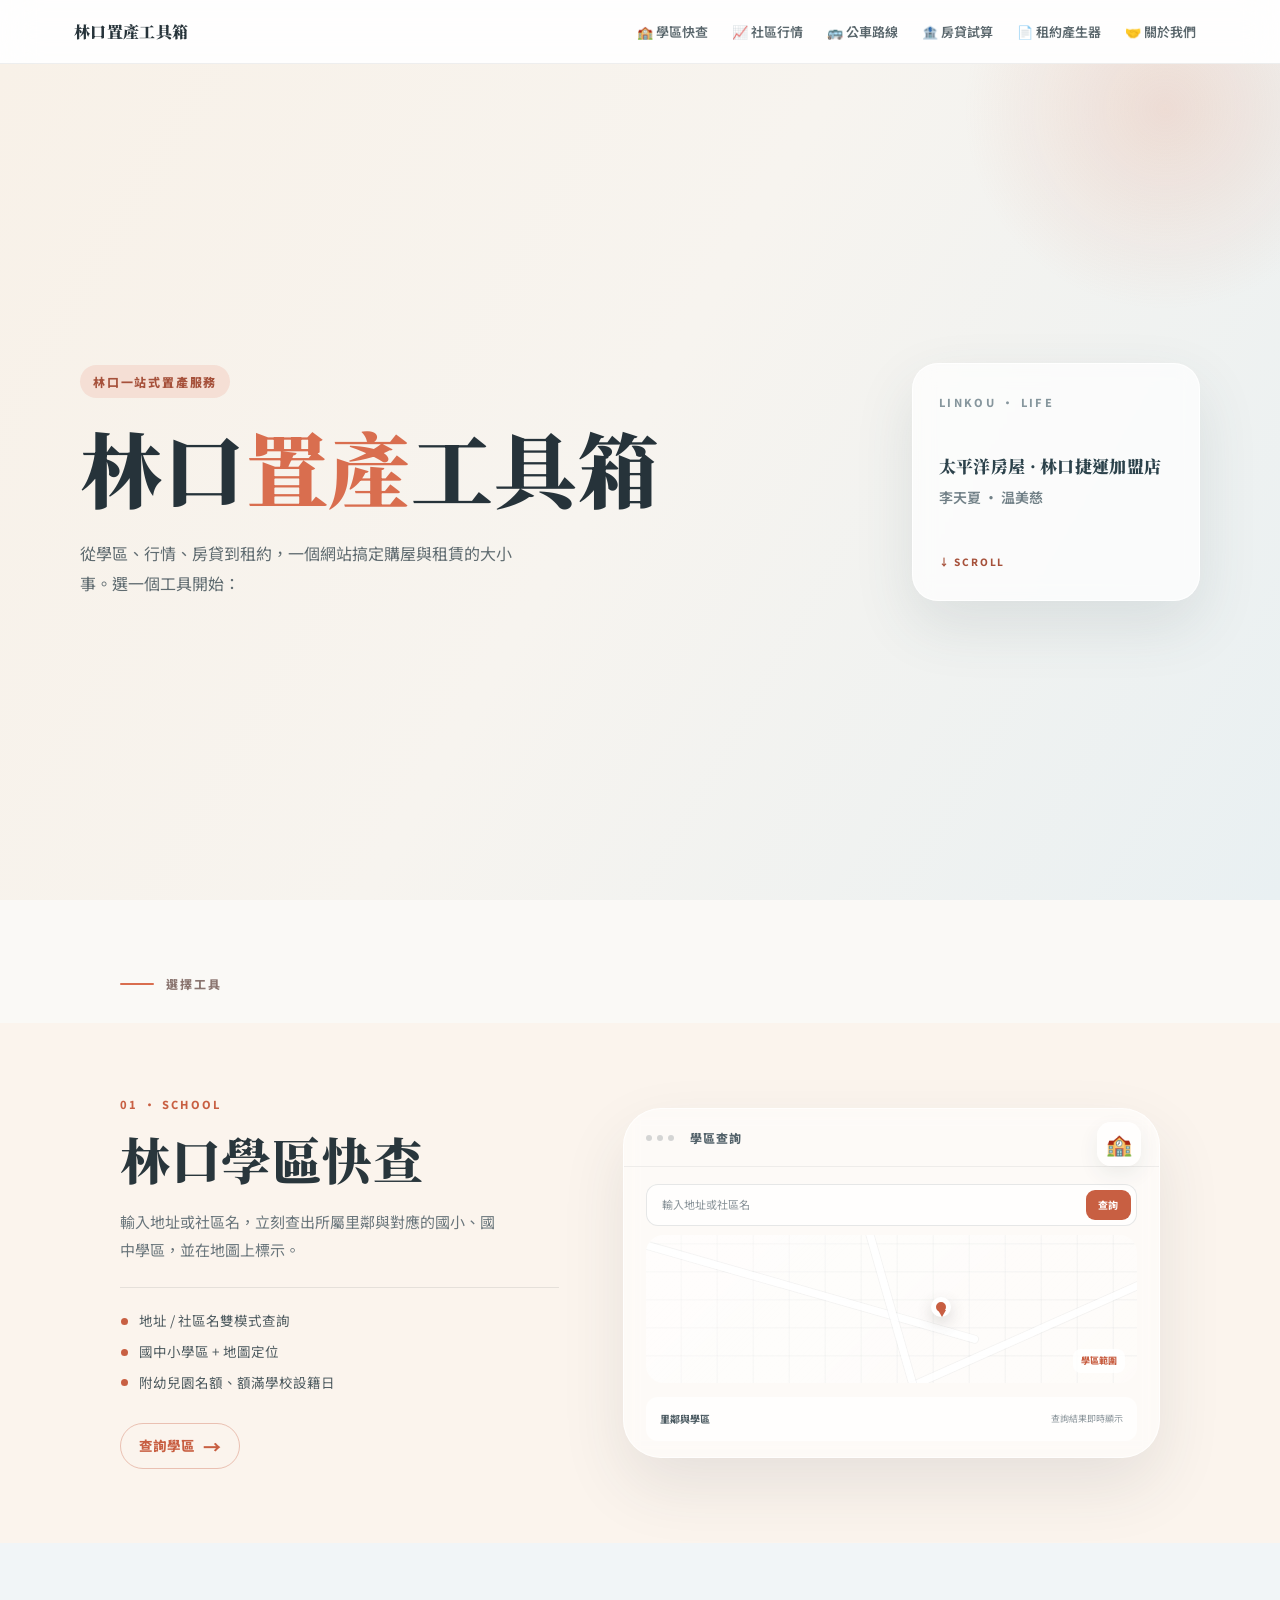
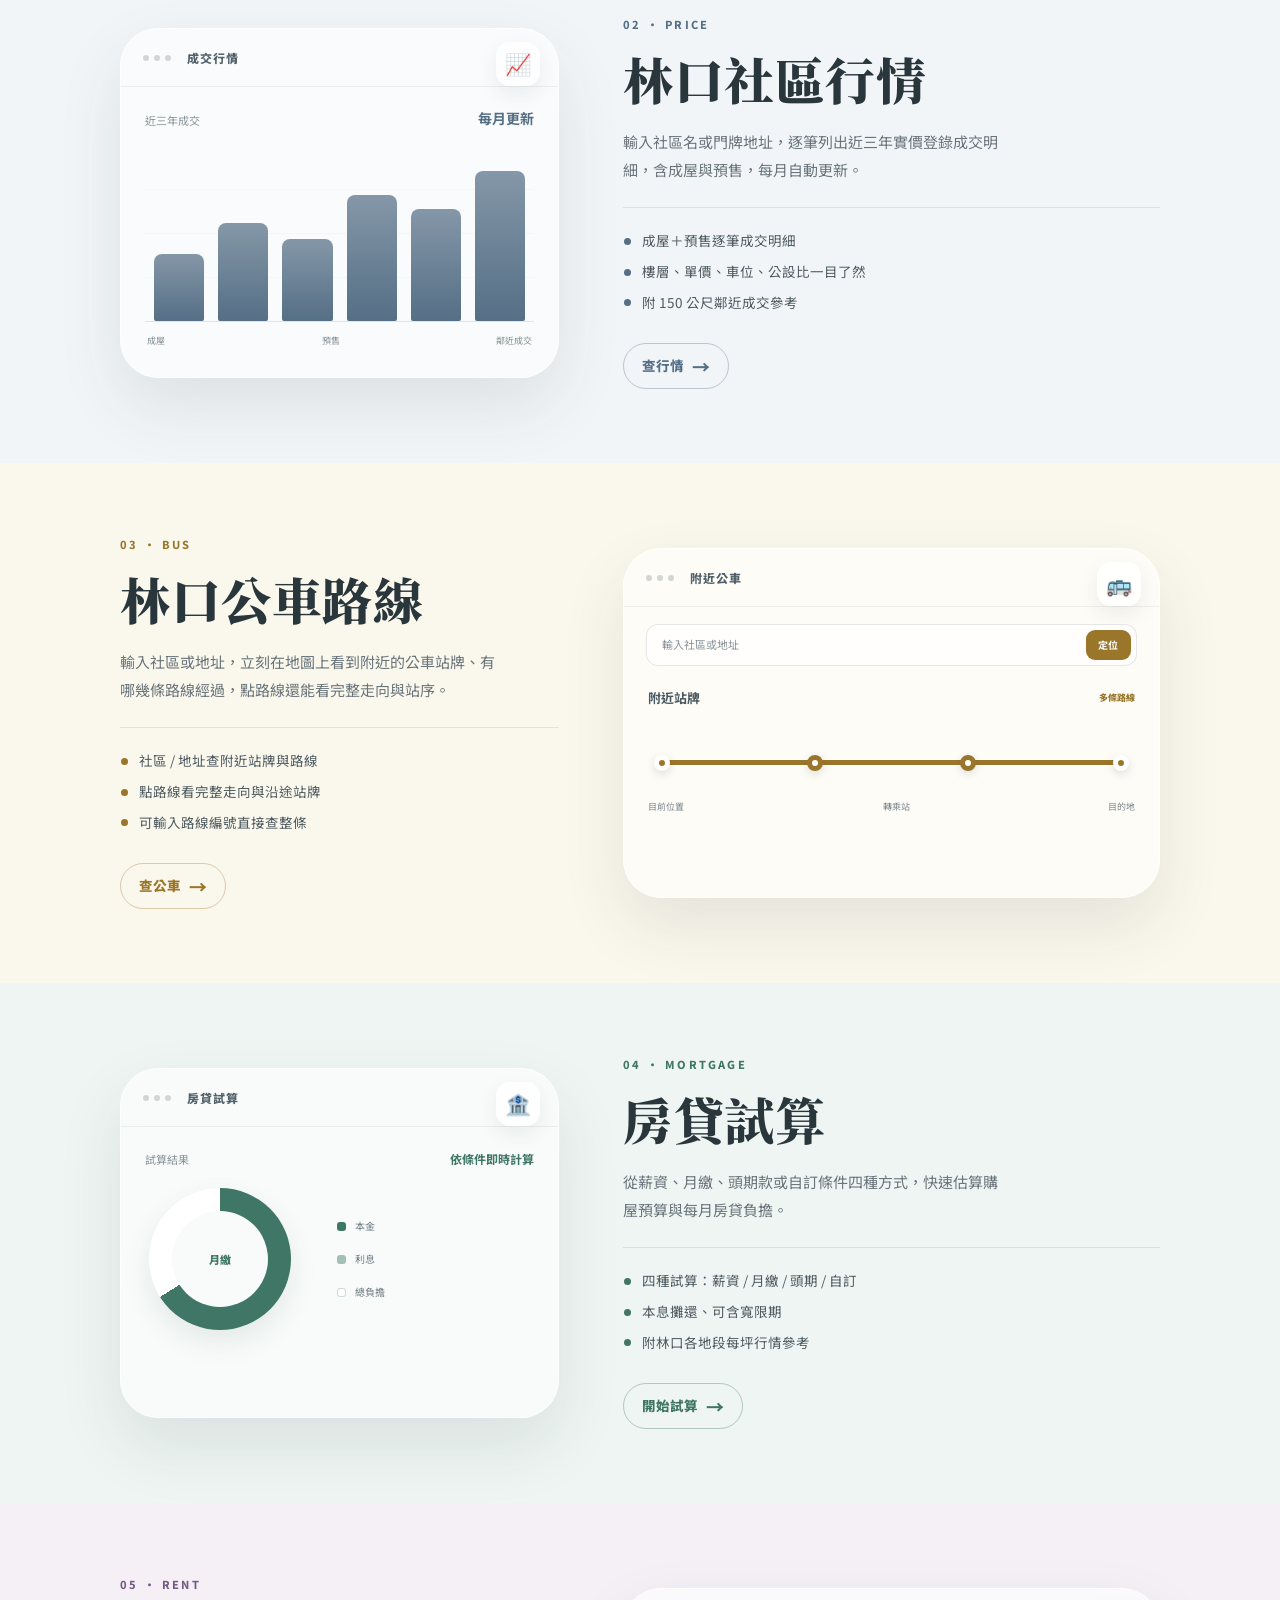
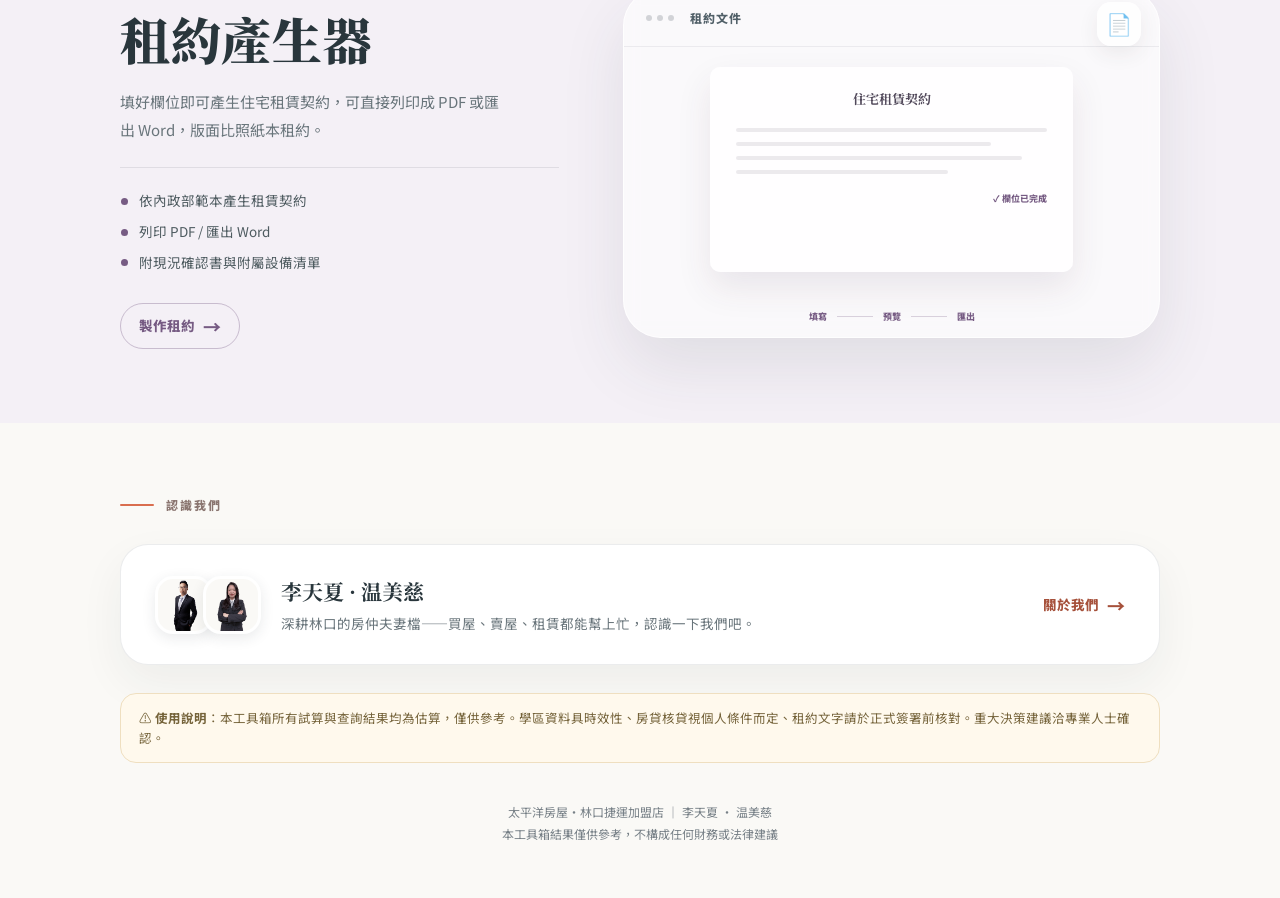
<file: index.html>
<!DOCTYPE html>
<html lang="zh-Hant">
<head>
<meta charset="UTF-8">
<meta name="viewport" content="width=device-width, initial-scale=1.0, viewport-fit=cover">
<title>林口置產工具箱 — 一站式置產服務</title>
<!-- 搜尋引擎描述 + LINE/FB 分享預覽卡（Open Graph） -->
<meta name="description" content="學區快查、社區行情、公車路線、房貸試算、租約產生器，一個網站搞定林口購屋與租賃的大小事。太平洋房屋・林口捷運加盟店。">
<meta property="og:type" content="website">
<meta property="og:site_name" content="林口置產工具箱">
<meta property="og:locale" content="zh_TW">
<meta property="og:title" content="林口置產工具箱 — 一站式置產服務">
<meta property="og:description" content="學區快查、社區行情、公車路線、房貸試算、租約產生器，一個網站搞定林口購屋與租賃的大小事。">
<meta property="og:url" content="https://swcasa.com/">
<link rel="preconnect" href="https://fonts.googleapis.com">
<link rel="preconnect" href="https://fonts.gstatic.com" crossorigin>
<link href="https://fonts.googleapis.com/css2?family=Noto+Sans+TC:wght@400;500;700;900&family=Noto+Serif+TC:wght@600;700;900&display=swap" rel="stylesheet">
<link rel="stylesheet" href="style.css">
<link rel="stylesheet" href="style-next.css">
<!-- 網站圖示：瀏覽器分頁小圖＋手機「加入主畫面」圖示；theme-color＝手機瀏覽器上方框色 -->
<link rel="icon" type="image/svg+xml" href="img/favicon.svg">
<link rel="apple-touch-icon" href="img/apple-touch-icon.png">
<link rel="manifest" href="manifest.json">
<meta name="theme-color" content="#173647">
<!-- 加入主畫面全螢幕模式：iOS Safari「加入主畫面」後用圖示打開會像獨立 App，沒有網址列 -->
<meta name="apple-mobile-web-app-capable" content="yes">
<meta name="mobile-web-app-capable" content="yes">
<meta name="apple-mobile-web-app-status-bar-style" content="default">
<meta name="apple-mobile-web-app-title" content="林口置產工具箱">
<!-- 流量統計（GoatCounter）：匿名計數、無 cookie；只在正式網站計數，本機 file:// 測試不會灌水 -->
<script>
if(location.protocol==='https:'){
  var _gc=document.createElement('script');
  _gc.async=true; _gc.src='https://gc.zgo.at/count.js';
  _gc.setAttribute('data-goatcounter','https://linkou-toolbox.goatcounter.com/count');
  document.head.appendChild(_gc);
}
</script>
<script>
/* 防同業以 iframe 內嵌冒用本工具（與學區頁一致） */
(function(){
  if(window.top===window.self)return;
  try{ if(window.top.location.hostname!==location.hostname){ window.top.location.href=location.href; } }
  catch(e){ window.top.location.href=location.href; }
})();
/* 有 JavaScript 時才啟用滾動進場，避免關閉 JavaScript 後內容消失 */
document.documentElement.classList.add('js');
</script>
</head>
<body class="home-page">
<!-- 全站導覽列 -->
<nav class="site-nav">
  <div class="nav-inner">
    <a href="./" class="nav-logo">林口置產工具箱</a>
    <div class="nav-links">
      <a href="school/">🏫 學區快查</a>
      <a href="price/">📈 社區行情</a>
      <a href="bus/">🚌 公車路線</a>
      <a href="mortgage/">🏦 房貸試算</a>
      <a href="rent/">📄 租約產生器</a>
      <a href="about/">🤝 關於我們</a>
    </div>
  </div>
  <span class="nav-progress" aria-hidden="true"></span>
</nav>

<div class="wrap">

  <header class="hero">
    <div>
      <span class="badge">林口一站式置產服務</span>
      <h1><span class="hero-title-line">林口<span class="mk">置產</span></span><span class="hero-title-line">工具箱</span></h1>
      <p>從學區、行情、房貸到租約，一個網站搞定購屋與租賃的大小事。選一個工具開始：</p>
    </div>
    <div class="yr">
      <span class="yr-biz">太平洋房屋 · 林口捷運加盟店</span><span class="yr-nm">李天夏 · 温美慈</span>
    </div>
  </header>

  <div class="sec-title"><span class="bar"></span>選擇工具</div>

  <div class="tools-grid">

    <!-- 學區快查 -->
    <a class="panel tool-card t-school" href="school/">
      <div class="tool-demo demo-school" aria-hidden="true">
        <div class="demo-top"><span class="demo-dots"><i></i><i></i><i></i></span><b>學區查詢</b><span class="tc-icon">🏫</span></div>
        <div class="demo-search"><span>輸入地址或社區名</span><strong>查詢</strong></div>
        <div class="demo-map">
          <i class="map-road r-one"></i><i class="map-road r-two"></i><i class="map-road r-three"></i>
          <span class="map-pin"></span><span class="map-zone">學區範圍</span>
        </div>
        <div class="demo-result"><b>里鄰與學區</b><span>查詢結果即時顯示</span></div>
      </div>
      <h3>林口學區快查</h3>
      <div class="tc-desc">輸入地址或社區名，立刻查出所屬里鄰與對應的國小、國中學區，並在地圖上標示。</div>
      <ul>
        <li>地址 / 社區名雙模式查詢</li>
        <li>國中小學區 + 地圖定位</li>
        <li>附幼兒園名額、額滿學校設籍日</li>
      </ul>
      <span class="tc-go">查詢學區 <span class="arr">→</span></span>
    </a>

    <!-- 社區行情 -->
    <a class="panel tool-card t-price" href="price/">
      <div class="tool-demo demo-price" aria-hidden="true">
        <div class="demo-top"><span class="demo-dots"><i></i><i></i><i></i></span><b>成交行情</b><span class="tc-icon">📈</span></div>
        <div class="demo-metric"><span>近三年成交</span><strong>每月更新</strong></div>
        <div class="demo-bars">
          <i style="--bar:38%"></i><i style="--bar:56%"></i><i style="--bar:47%"></i>
          <i style="--bar:72%"></i><i style="--bar:64%"></i><i style="--bar:86%"></i>
        </div>
        <div class="demo-caption"><span>成屋</span><span>預售</span><span>鄰近成交</span></div>
      </div>
      <h3>林口社區行情</h3>
      <div class="tc-desc">輸入社區名或門牌地址，逐筆列出近三年實價登錄成交明細，含成屋與預售，每月自動更新。</div>
      <ul>
        <li>成屋＋預售逐筆成交明細</li>
        <li>樓層、單價、車位、公設比一目了然</li>
        <li>附 150 公尺鄰近成交參考</li>
      </ul>
      <span class="tc-go">查行情 <span class="arr">→</span></span>
    </a>

    <!-- 公車路線 -->
    <a class="panel tool-card t-bus" href="bus/">
      <div class="tool-demo demo-bus" aria-hidden="true">
        <div class="demo-top"><span class="demo-dots"><i></i><i></i><i></i></span><b>附近公車</b><span class="tc-icon">🚌</span></div>
        <div class="demo-search"><span>輸入社區或地址</span><strong>定位</strong></div>
        <div class="demo-route-label"><b>附近站牌</b><span>多條路線</span></div>
        <div class="demo-route">
          <i></i><i></i><i></i><i></i><span class="route-line"></span>
        </div>
        <div class="demo-stops"><span>目前位置</span><span>轉乘站</span><span>目的地</span></div>
      </div>
      <h3>林口公車路線</h3>
      <div class="tc-desc">輸入社區或地址，立刻在地圖上看到附近的公車站牌、有哪幾條路線經過，點路線還能看完整走向與站序。</div>
      <ul>
        <li>社區 / 地址查附近站牌與路線</li>
        <li>點路線看完整走向與沿途站牌</li>
        <li>可輸入路線編號直接查整條</li>
      </ul>
      <span class="tc-go">查公車 <span class="arr">→</span></span>
    </a>

    <!-- 房貸試算 -->
    <a class="panel tool-card t-loan" href="mortgage/">
      <div class="tool-demo demo-loan" aria-hidden="true">
        <div class="demo-top"><span class="demo-dots"><i></i><i></i><i></i></span><b>房貸試算</b><span class="tc-icon">🏦</span></div>
        <div class="demo-loan-summary"><span>試算結果</span><strong>依條件即時計算</strong></div>
        <div class="demo-loan-grid">
          <div class="loan-ring"><span>月繳</span></div>
          <div class="loan-values"><p><i></i><span>本金</span></p><p><i></i><span>利息</span></p><p><i></i><span>總負擔</span></p></div>
        </div>
      </div>
      <h3>房貸試算</h3>
      <div class="tc-desc">從薪資、月繳、頭期款或自訂條件四種方式，快速估算購屋預算與每月房貸負擔。</div>
      <ul>
        <li>四種試算：薪資 / 月繳 / 頭期 / 自訂</li>
        <li>本息攤還、可含寬限期</li>
        <li>附林口各地段每坪行情參考</li>
      </ul>
      <span class="tc-go">開始試算 <span class="arr">→</span></span>
    </a>

    <!-- 租約產生器 -->
    <a class="panel tool-card t-rent" href="rent/">
      <div class="tool-demo demo-rent" aria-hidden="true">
        <div class="demo-top"><span class="demo-dots"><i></i><i></i><i></i></span><b>租約文件</b><span class="tc-icon">📄</span></div>
        <div class="demo-paper">
          <b>住宅租賃契約</b><i></i><i></i><i></i><i></i><span>✓ 欄位已完成</span>
        </div>
        <div class="demo-steps"><span>填寫</span><i></i><span>預覽</span><i></i><span>匯出</span></div>
      </div>
      <h3>租約產生器</h3>
      <div class="tc-desc">填好欄位即可產生住宅租賃契約，可直接列印成 PDF 或匯出 Word，版面比照紙本租約。</div>
      <ul>
        <li>依內政部範本產生租賃契約</li>
        <li>列印 PDF / 匯出 Word</li>
        <li>附現況確認書與附屬設備清單</li>
      </ul>
      <span class="tc-go">製作租約 <span class="arr">→</span></span>
    </a>

  </div>

  <div class="sec-title"><span class="bar"></span>認識我們</div>

  <!-- 認識我們：連到 about/ 簡介頁 -->
  <a class="panel about-card" href="about/">
    <span class="faces">
      <img src="img/agent-lee.png" alt="李天夏" loading="lazy" onerror="this.style.display='none'">
      <img src="img/agent-wen.png" alt="温美慈" loading="lazy" onerror="this.style.display='none'">
    </span>
    <span class="ac-txt">
      <h3>李天夏 · 温美慈</h3>
      <p>深耕林口的房仲夫妻檔——買屋、賣屋、租賃都能幫上忙，認識一下我們吧。</p>
    </span>
    <span class="ac-go">關於我們 <span class="arr">→</span></span>
  </a>

  <div class="disc" style="margin-top:24px">
    ⚠️ <b>使用說明</b>：本工具箱所有試算與查詢結果均為估算，僅供參考。學區資料具時效性、房貸核貸視個人條件而定、租約文字請於正式簽署前核對。重大決策建議洽專業人士確認。
  </div>

  <footer>
    太平洋房屋・林口捷運加盟店 ｜ 李天夏 · 温美慈<br>
    本工具箱結果僅供參考，不構成任何財務或法律建議
  </footer>

</div><!-- /wrap -->

<script>
/* 首頁視覺互動：導覽狀態、閱讀進度、Hero 輕微視差與分段進場 */
(function(){
  const nav=document.querySelector('.site-nav');
  const progress=document.querySelector('.nav-progress');
  const hero=document.querySelector('header.hero');
  const reduceMotion=window.matchMedia('(prefers-reduced-motion: reduce)').matches;
  let ticking=false;

  function updateScrollVisuals(){
    const y=window.scrollY||document.documentElement.scrollTop;
    const max=document.documentElement.scrollHeight-window.innerHeight;
    nav.classList.toggle('nav-scrolled',y>16);
    progress.style.width=(max>0?Math.min(100,y/max*100):0)+'%';
    if(!reduceMotion)hero.style.setProperty('--hero-shift',Math.min(38,y*.07)+'px');
    ticking=false;
  }

  window.addEventListener('scroll',function(){
    if(!ticking){requestAnimationFrame(updateScrollVisuals);ticking=true;}
  },{passive:true});
  updateScrollVisuals();

  const stories=document.querySelectorAll('.tool-card');
  if(reduceMotion||!('IntersectionObserver' in window)){
    stories.forEach(function(story){story.classList.add('is-visible');});
    return;
  }
  const observer=new IntersectionObserver(function(entries){
    entries.forEach(function(entry){
      if(entry.isIntersecting){
        entry.target.classList.add('is-visible');
        observer.unobserve(entry.target);
      }
    });
  },{threshold:window.innerWidth<=640?.08:.16});
  stories.forEach(function(story){observer.observe(story);});
})();
</script>
<script src="internal-nav.js"></script>
</body>
</html>
</file>
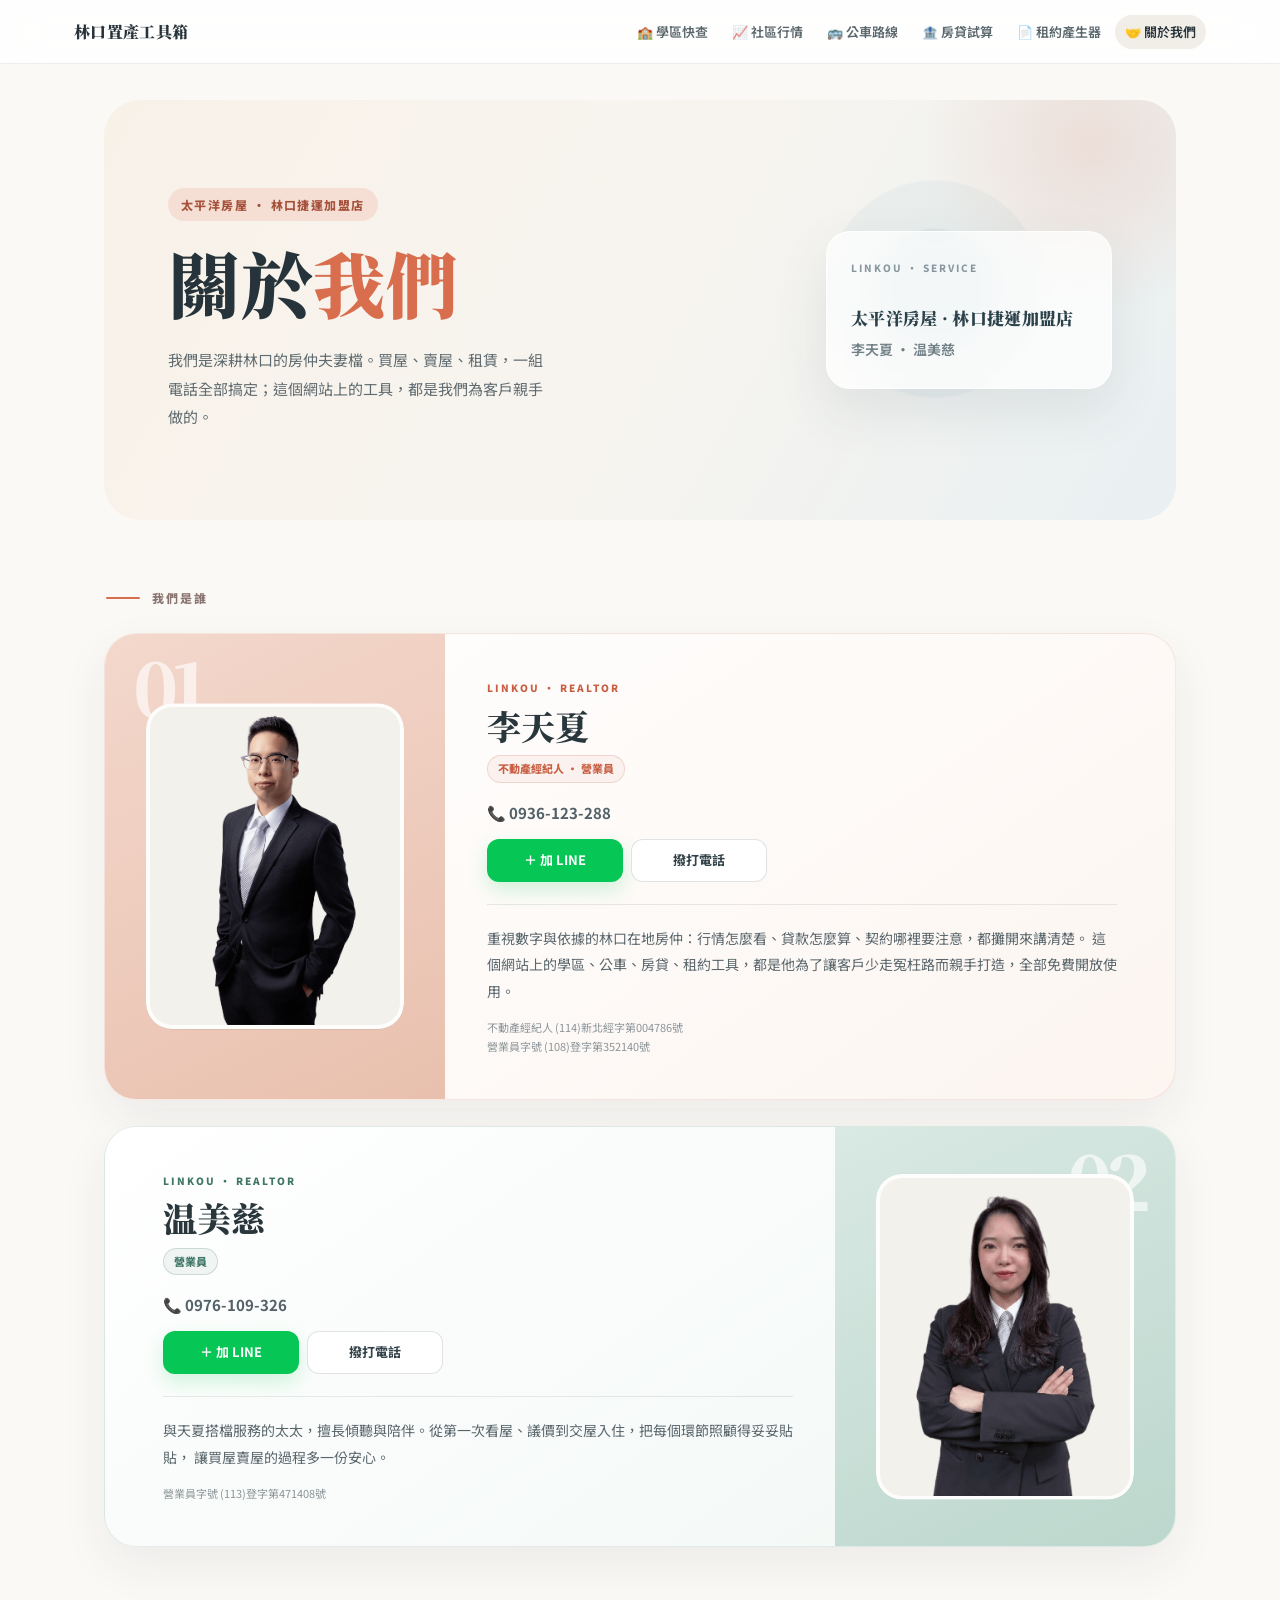
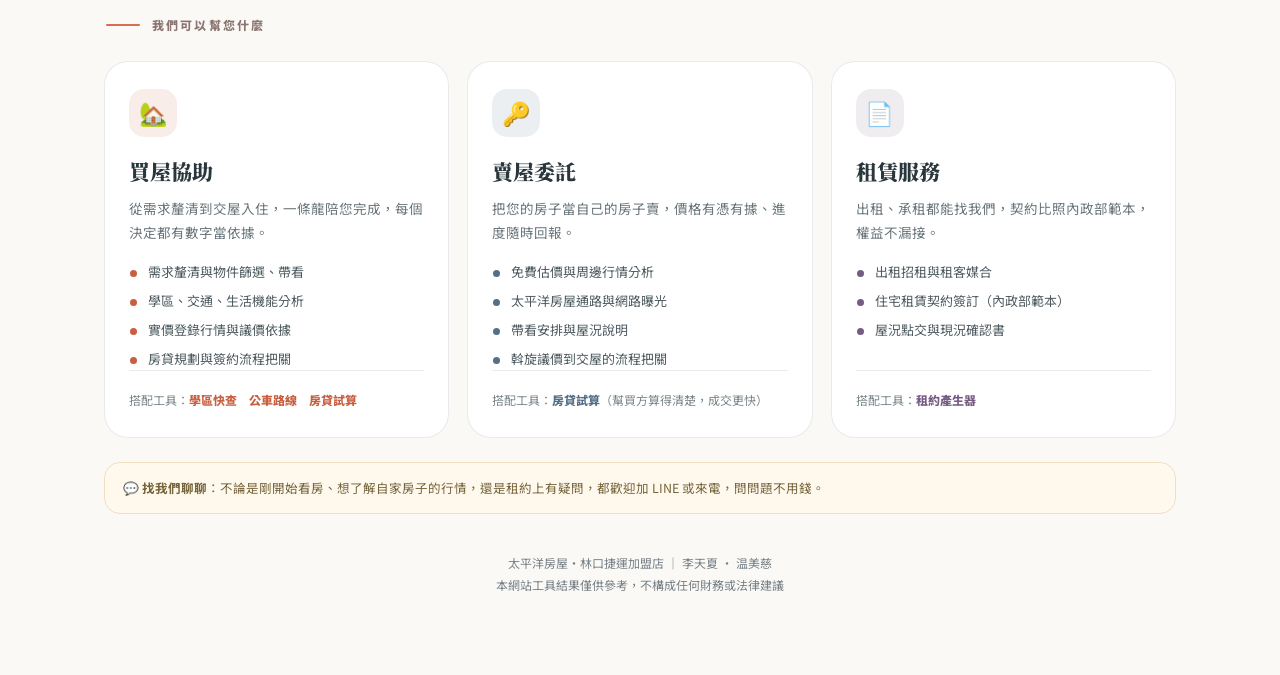
<file: about/index.html>
<!DOCTYPE html>
<html lang="zh-Hant">
<head>
<meta charset="UTF-8">
<meta name="viewport" content="width=device-width, initial-scale=1.0, viewport-fit=cover">
<title>關於我們 — 林口置產工具箱</title>
<!-- 搜尋引擎描述 + LINE/FB 分享預覽卡（Open Graph） -->
<meta name="description" content="太平洋房屋・林口捷運加盟店 李天夏、温美慈——認識我們夫妻檔，以及我們能幫您的買屋、賣屋、租賃服務。">
<meta property="og:type" content="website">
<meta property="og:site_name" content="林口置產工具箱">
<meta property="og:locale" content="zh_TW">
<meta property="og:title" content="關於我們 — 林口置產工具箱">
<meta property="og:description" content="太平洋房屋・林口捷運加盟店 李天夏、温美慈——認識我們夫妻檔，以及我們能幫您的買屋、賣屋、租賃服務。">
<meta property="og:url" content="https://swcasa.com/about/">
<link rel="preconnect" href="https://fonts.googleapis.com">
<link rel="preconnect" href="https://fonts.gstatic.com" crossorigin>
<link href="https://fonts.googleapis.com/css2?family=Noto+Sans+TC:wght@400;500;700;900&family=Noto+Serif+TC:wght@600;700;900&display=swap" rel="stylesheet">
<link rel="stylesheet" href="../style.css">
<link rel="stylesheet" href="../style-next.css">
<!-- 網站圖示：瀏覽器分頁小圖＋手機「加入主畫面」圖示；theme-color＝手機瀏覽器上方框色 -->
<link rel="icon" type="image/svg+xml" href="../img/favicon.svg">
<link rel="apple-touch-icon" href="../img/apple-touch-icon.png">
<link rel="manifest" href="../manifest.json">
<meta name="theme-color" content="#FAF9F6">
<!-- 加入主畫面全螢幕模式：iOS Safari「加入主畫面」後用圖示打開會像獨立 App，沒有網址列 -->
<meta name="apple-mobile-web-app-capable" content="yes">
<meta name="mobile-web-app-capable" content="yes">
<meta name="apple-mobile-web-app-status-bar-style" content="default">
<meta name="apple-mobile-web-app-title" content="關於我們">
<!-- 流量統計（GoatCounter）：匿名計數、無 cookie；只在正式網站計數，本機 file:// 測試不會灌水 -->
<script>
if(location.protocol==='https:'){
  var _gc=document.createElement('script');
  _gc.async=true; _gc.src='https://gc.zgo.at/count.js';
  _gc.setAttribute('data-goatcounter','https://linkou-toolbox.goatcounter.com/count');
  document.head.appendChild(_gc);
}
</script>
<script>
/* 防同業以 iframe 內嵌冒用本工具（與學區頁一致） */
(function(){
  if(window.top===window.self)return;
  try{ if(window.top.location.hostname!==location.hostname){ window.top.location.href=location.href; } }
  catch(e){ window.top.location.href=location.href; }
})();
/* 有 JavaScript 時才啟用進場動畫，避免關閉 JavaScript 後內容消失 */
document.documentElement.classList.add('js');
</script>
</head>
<body class="next-page about-page">

<!-- 全站導覽列 -->
<nav class="site-nav">
  <div class="nav-inner">
    <a href="../" class="nav-logo">林口置產工具箱</a>
    <div class="nav-links">
      <a href="../school/">🏫 學區快查</a>
      <a href="../price/">📈 社區行情</a>
      <a href="../bus/">🚌 公車路線</a>
      <a href="../mortgage/">🏦 房貸試算</a>
      <a href="../rent/">📄 租約產生器</a>
      <a href="./" class="active">🤝 關於我們</a>
    </div>
  </div>
  <span class="nav-progress" aria-hidden="true"></span>
</nav>

<div class="wrap">

  <header class="hero">
    <div>
      <span class="badge">太平洋房屋 · 林口捷運加盟店</span>
      <h1>關於<span class="mk">我們</span></h1>
      <p>我們是深耕林口的房仲夫妻檔。買屋、賣屋、租賃，一組電話全部搞定；這個網站上的工具，都是我們為客戶親手做的。</p>
    </div>
    <div class="yr">
      <span class="yr-biz">太平洋房屋 · 林口捷運加盟店</span><span class="yr-nm">李天夏 · 温美慈</span>
    </div>
  </header>

  <div class="sec-title reveal"><span class="bar"></span>我們是誰</div>

  <div class="profiles reveal">

    <!-- 李天夏 -->
    <section class="panel profile">
      <div class="top">
        <img class="photo" src="../img/agent-lee.png" alt="李天夏" loading="lazy" onerror="this.style.display='none'">
        <div class="info">
          <div class="nm">李天夏</div>
          <span class="role">不動產經紀人 · 營業員</span>
          <div class="ph">📞 0936-123-288</div>
          <div class="acts">
            <a class="btn btn-line" href="https://line.me/ti/p/oCqi-eVJvI" target="_blank" rel="noopener">＋ 加 LINE</a>
            <a class="btn btn-call" href="tel:0936123288">撥打電話</a>
          </div>
        </div>
      </div>
      <div class="intro">
        重視數字與依據的林口在地房仲：行情怎麼看、貸款怎麼算、契約哪裡要注意，都攤開來講清楚。
        這個網站上的學區、公車、房貸、租約工具，都是他為了讓客戶少走冤枉路而親手打造，全部免費開放使用。
      </div>
      <div class="lic">不動產經紀人 (114)新北經字第004786號<br>營業員字號 (108)登字第352140號</div>
    </section>

    <!-- 温美慈 -->
    <section class="panel profile p-wen">
      <div class="top">
        <img class="photo" src="../img/agent-wen.png" alt="温美慈" loading="lazy" onerror="this.style.display='none'">
        <div class="info">
          <div class="nm">温美慈</div>
          <span class="role">營業員</span>
          <div class="ph">📞 0976-109-326</div>
          <div class="acts">
            <a class="btn btn-line" href="https://line.me/ti/p/KLYEW95HzP" target="_blank" rel="noopener">＋ 加 LINE</a>
            <a class="btn btn-call" href="tel:0976109326">撥打電話</a>
          </div>
        </div>
      </div>
      <div class="intro">
        與天夏搭檔服務的太太，擅長傾聽與陪伴。從第一次看屋、議價到交屋入住，把每個環節照顧得妥妥貼貼，
        讓買屋賣屋的過程多一份安心。
      </div>
      <div class="lic">營業員字號 (113)登字第471408號</div>
    </section>

  </div>

  <div class="sec-title reveal"><span class="bar"></span>我們可以幫您什麼</div>

  <div class="svc-grid reveal">

    <!-- 買屋協助 -->
    <section class="panel svc">
      <div class="sv-icon">🏡</div>
      <h3>買屋協助</h3>
      <div class="sv-desc">從需求釐清到交屋入住，一條龍陪您完成，每個決定都有數字當依據。</div>
      <ul>
        <li>需求釐清與物件篩選、帶看</li>
        <li>學區、交通、生活機能分析</li>
        <li>實價登錄行情與議價依據</li>
        <li>房貸規劃與簽約流程把關</li>
      </ul>
      <div class="sv-tools">搭配工具：<a href="../school/">學區快查</a>　<a href="../bus/">公車路線</a>　<a href="../mortgage/">房貸試算</a></div>
    </section>

    <!-- 賣屋委託 -->
    <section class="panel svc s-sell">
      <div class="sv-icon">🔑</div>
      <h3>賣屋委託</h3>
      <div class="sv-desc">把您的房子當自己的房子賣，價格有憑有據、進度隨時回報。</div>
      <ul>
        <li>免費估價與周邊行情分析</li>
        <li>太平洋房屋通路與網路曝光</li>
        <li>帶看安排與屋況說明</li>
        <li>斡旋議價到交屋的流程把關</li>
      </ul>
      <div class="sv-tools">搭配工具：<a href="../mortgage/">房貸試算</a>（幫買方算得清楚，成交更快）</div>
    </section>

    <!-- 租賃服務 -->
    <section class="panel svc s-rent">
      <div class="sv-icon">📄</div>
      <h3>租賃服務</h3>
      <div class="sv-desc">出租、承租都能找我們，契約比照內政部範本，權益不漏接。</div>
      <ul>
        <li>出租招租與租客媒合</li>
        <li>住宅租賃契約簽訂（內政部範本）</li>
        <li>屋況點交與現況確認書</li>
      </ul>
      <div class="sv-tools">搭配工具：<a href="../rent/">租約產生器</a></div>
    </section>

  </div>

  <div class="disc reveal" style="margin-top:24px">
    💬 <b>找我們聊聊</b>：不論是剛開始看房、想了解自家房子的行情，還是租約上有疑問，都歡迎加 LINE 或來電，問問題不用錢。
  </div>

  <footer>
    太平洋房屋・林口捷運加盟店 ｜ 李天夏 · 温美慈<br>
    本網站工具結果僅供參考，不構成任何財務或法律建議
  </footer>

</div><!-- /wrap -->

<script>
/* 內頁視覺互動：導覽陰影、閱讀進度與內容進場 */
(function(){
  const nav=document.querySelector('.site-nav');
  const progress=document.querySelector('.nav-progress');
  const reduceMotion=window.matchMedia('(prefers-reduced-motion: reduce)').matches;
  let ticking=false;

  function updateScrollVisuals(){
    const y=window.scrollY||document.documentElement.scrollTop;
    const max=document.documentElement.scrollHeight-window.innerHeight;
    nav.classList.toggle('nav-scrolled',y>16);
    progress.style.width=(max>0?Math.min(100,y/max*100):0)+'%';
    ticking=false;
  }

  window.addEventListener('scroll',function(){
    if(!ticking){requestAnimationFrame(updateScrollVisuals);ticking=true;}
  },{passive:true});
  updateScrollVisuals();

  const reveals=document.querySelectorAll('.reveal');
  if(reduceMotion||!('IntersectionObserver' in window)){
    reveals.forEach(function(item){item.classList.add('is-visible');});
    return;
  }
  const observer=new IntersectionObserver(function(entries){
    entries.forEach(function(entry){
      if(entry.isIntersecting){
        entry.target.classList.add('is-visible');
        observer.unobserve(entry.target);
      }
    });
  },{threshold:window.innerWidth<=640?.08:.14});
  reveals.forEach(function(item){observer.observe(item);});
})();
</script>
<script src="../internal-nav.js"></script>
</body>
</html>
</file>
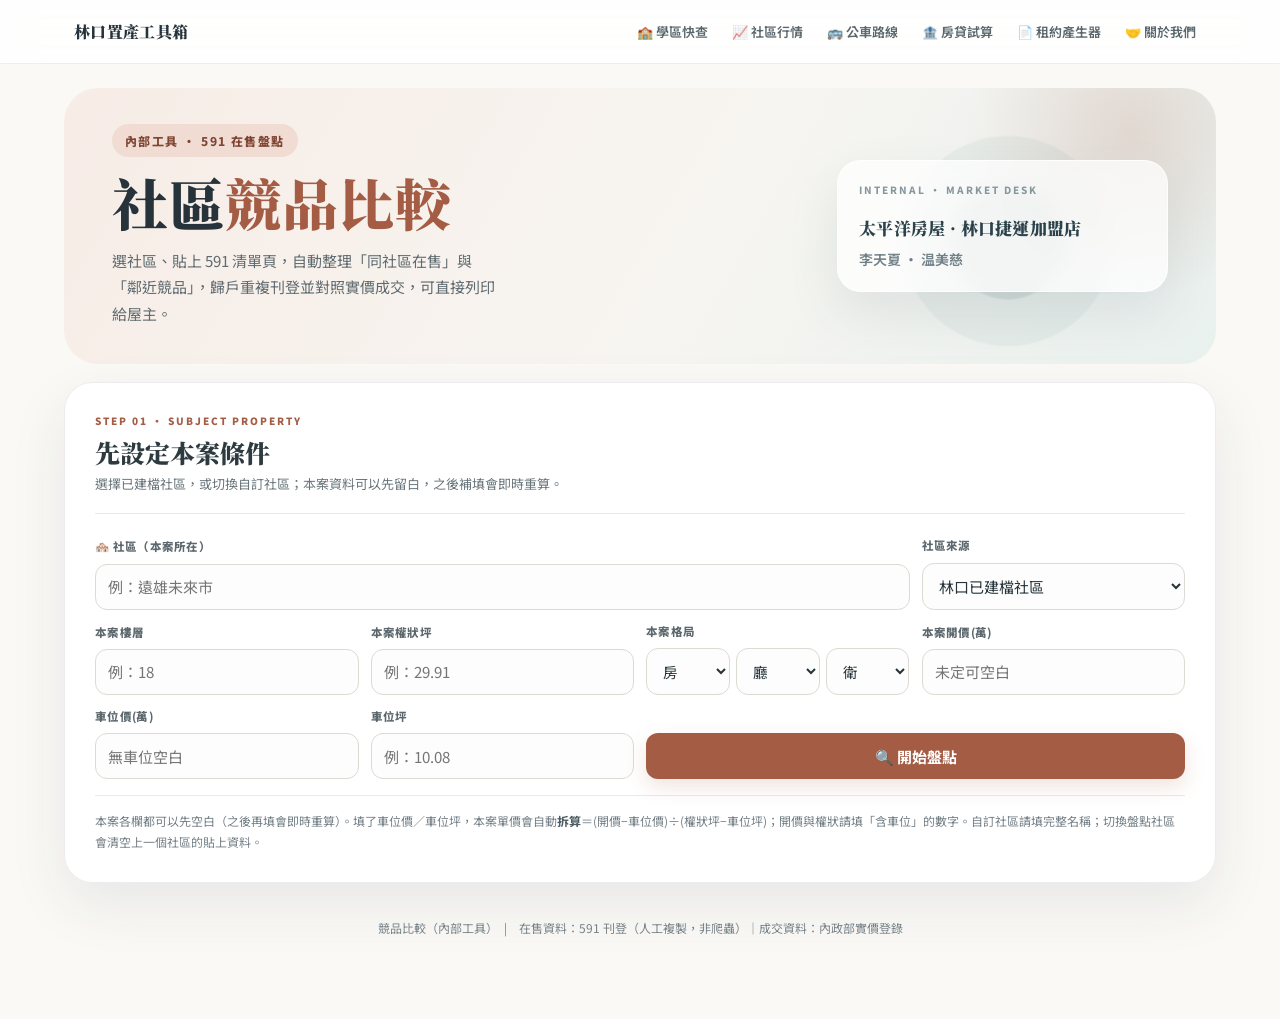
<file: listing/index.html>
﻿<!DOCTYPE html>
<html lang="zh-Hant">
<head>
<meta charset="UTF-8">
<meta name="viewport" content="width=device-width, initial-scale=1.0">
<title>競品比較（內部） — 林口置產工具箱</title>
<!-- 內部工作工具：不進導覽、不進 sitemap，也請搜尋引擎不要收錄 -->
<meta name="robots" content="noindex,nofollow">
<link rel="preconnect" href="https://fonts.googleapis.com">
<link rel="preconnect" href="https://fonts.gstatic.com" crossorigin>
<link href="https://fonts.googleapis.com/css2?family=Noto+Sans+TC:wght@400;500;700;900&family=Noto+Serif+TC:wght@600;700;900&display=swap" rel="stylesheet">
<link rel="stylesheet" href="../style.css">
<link rel="icon" type="image/svg+xml" href="../img/favicon.svg">
<meta name="theme-color" content="#FAF9F6">
<script>
/* 有 JavaScript 時才啟用新版進場動畫，不影響競品解析與列印內容 */
document.documentElement.classList.add('js');
</script>
<style>
  /* ── 查詢區（沿用行情頁同款版型） ── */
  .search{margin-top:18px;padding:20px}
  .search .row{display:flex;gap:12px;align-items:flex-end;flex-wrap:wrap}
  .field{display:flex;flex-direction:column;gap:6px}
  .lbl{font-size:13px;font-weight:700;color:var(--ink-soft)}
  .field input{padding:10px 12px;border:1.5px solid var(--line);border-radius:10px;font-size:15px;font-family:inherit;background:#fff}
  .field input:focus{outline:none;border-color:var(--clay)}
  .field.small input{width:110px}
  /* style.css 的全站 .field 是 flex:1 1 240px（欄位平分整行），在本頁寬螢幕會把格子拉到東倒西歪；
     窄螢幕（手機）維持原本的整行換行，只在寬螢幕改成「內容多寬就多寬」靠左排 */
  @media (min-width:700px){ .search .field{flex:0 0 auto} }
  .lay-sel{display:flex;gap:4px}
  /* flex:1＋min-width:0：手機整行時三顆平分、可收縮，不會把「衛」擠出畫面 */
  .lay-sel select{flex:1 1 0;min-width:0;padding:10px 8px;border:1.5px solid var(--line);border-radius:10px;font-size:14.5px;font-family:inherit;background:#fff;cursor:pointer}
  .lay-sel select:focus{outline:none;border-color:var(--clay)}
  .autocomplete{position:absolute;left:0;right:0;top:calc(100% + 4px);background:#fff;border:1.5px solid var(--line);
    border-radius:12px;box-shadow:var(--shadow);max-height:240px;overflow:auto;z-index:1000;display:none}
  .autocomplete.show{display:block}
  .ac-item{padding:11px 14px;cursor:pointer;font-size:14px;border-bottom:1px solid var(--bg2)}
  .ac-item:last-child{border-bottom:none}
  .ac-item:hover{background:var(--bg2)}
  .ac-item .li-tag{float:right;font-size:12px;color:var(--ink-soft)}
  .hint{font-size:12.5px;color:var(--ink-soft);margin-top:10px;line-height:1.7}

  /* ── 快抓書籤安裝區 ── */
  .bmk-box{margin:0 0 12px;border:1px dashed var(--line);border-radius:12px;background:#fff;padding:0 14px}
  .bmk-box summary{cursor:pointer;padding:12px 0;font-weight:700;font-size:14px;color:var(--teal)}
  .bmk-body{padding:0 0 14px;font-size:13.5px;line-height:1.8;color:var(--ink-soft)}
  .bmk-body p{margin:6px 0}
  .bmk-btn{display:inline-block;padding:8px 16px;background:var(--clay);color:#fff;border-radius:10px;
    font-weight:700;text-decoration:none;cursor:grab;box-shadow:var(--shadow)}
  .bmk-note{font-size:12.5px;color:var(--ink-soft)}

  /* ── 蒐集區：591 連結與貼上框 ── */
  .src-links{display:flex;flex-wrap:wrap;gap:10px;align-items:center;margin:6px 0 4px}
  .near-list{margin-top:10px}
  .near-row{display:flex;flex-wrap:wrap;gap:6px 14px;align-items:baseline;padding:8px 10px;border-bottom:1px solid var(--bg2);font-size:14px}
  .near-row:last-child{border-bottom:none}
  .near-row .nm{font-weight:700;min-width:9em}
  .near-row .meta{color:var(--ink-soft);font-size:12.5px}
  .pills{display:flex;gap:8px;margin-top:10px}
  .pill{padding:6px 14px;border:1.5px solid var(--line);border-radius:999px;background:#fff;font-size:13px;cursor:pointer;font-family:inherit}
  .pill.on{background:var(--teal);border-color:var(--teal);color:#fff}
  #zone{margin:14px 0 6px;padding:34px 16px;border:2.5px dashed var(--clay);border-radius:14px;text-align:center;
    color:var(--clay);font-size:19px;font-weight:700;background:#FFF9F2;cursor:pointer;outline:none;transition:box-shadow .2s,background .2s}
  #zone:focus,#zone:hover{background:#FFF3E5}
  #zone .zone-sub{display:block;margin-top:8px;font-size:12.5px;font-weight:400;color:var(--ink-soft)}
  #zone.got{border-color:var(--teal);color:var(--teal);background:#F0F7F3}
  #zone.flash{animation:zoneFlash 1.2s ease}
  @keyframes zoneFlash{0%,100%{box-shadow:0 0 0 0 rgba(189,94,57,0)}30%{box-shadow:0 0 0 6px rgba(189,94,57,.28)}}
  .near-box{margin:10px 0;border:1px solid var(--line);border-radius:12px;background:#fff;padding:0 14px}
  .near-box summary{cursor:pointer;padding:11px 0;font-weight:700;font-size:13.5px;color:var(--teal)}
  #pasteStat{font-size:13.5px;font-weight:700;margin:6px 2px;color:var(--ink-soft)}
  .mini{font-size:12.5px;color:var(--ink-soft);text-decoration:underline;cursor:pointer;background:none;border:none;font-family:inherit;padding:0}

  /* ── 結果表 ── */
  .sumline{display:flex;flex-wrap:wrap;gap:12px;margin:16px 0}
  .sum{flex:1 1 160px;background:#fff;border:1.5px solid var(--line);border-radius:14px;padding:15px 20px;box-shadow:var(--shadow)}
  .sum .k{font-size:12.5px;color:var(--ink-soft);margin-bottom:4px}
  .sum .v{font-size:26px;font-weight:900;color:var(--clay);line-height:1.15}
  .sum .v small{font-size:12px;font-weight:400;color:var(--ink-soft)}
  .tbl-wrap{overflow-x:auto;background:#fff;border-radius:12px;box-shadow:var(--shadow);margin-bottom:8px}
  table.ct{width:100%;border-collapse:collapse;min-width:640px}
  .ct th,.ct td{padding:9px 10px;border-bottom:1px solid var(--bg2);text-align:left;font-size:13.5px;vertical-align:top;white-space:nowrap}
  .ct th{background:var(--bg2);color:var(--ink-soft);font-size:12.5px}
  .ct td.num{text-align:right}
  .ct tr.me{background:#FBF3E4;font-weight:700}
  .ct tr.me td{border-bottom:2px solid var(--gold,#C89B3C)}
  .ct .miss{color:#b6a898}
  .badge-n{display:inline-block;margin-left:6px;padding:1px 7px;border-radius:999px;background:var(--teal);color:#fff;font-size:11px;font-weight:700}
  .badge-adj{display:inline-block;margin-left:4px;padding:1px 6px;border-radius:999px;background:var(--gold,#C89B3C);color:#fff;font-size:11px;font-weight:700}
  .badge-warn{display:inline-block;margin-left:4px;padding:0 6px;border-radius:999px;border:1.5px solid var(--clay);color:var(--clay);font-size:11px;font-weight:700;cursor:help}
  .deal-qr{float:right;margin:0 0 4px 14px;text-align:center;font-size:10.5px;color:var(--ink-soft);line-height:1.4}
  .deal-qr svg{display:block;width:76px;height:76px;margin:0 auto 2px;background:#fff}
  .col-park{white-space:nowrap;color:var(--ink-soft)}
  .park-print{display:none}
  .col-park input{width:52px;padding:4px 6px;border:1px solid var(--line);border-radius:6px;font-size:12.5px;font-family:inherit;text-align:right}
  .col-park input:focus{outline:none;border-color:var(--clay)}
  .me-tag{display:inline-block;padding:1px 8px;border-radius:999px;background:var(--clay);color:#fff;font-size:11.5px;font-weight:700}
  .table-tools{display:flex;flex-wrap:wrap;gap:12px;align-items:center;justify-content:space-between;margin:8px 0}
  .del-tools{display:flex;align-items:center;gap:10px}
  .btn.sm{padding:5px 12px;font-size:13px}
  .col-check,.col-del{width:34px;text-align:center;padding-left:6px;padding-right:6px}
  .col-check input{width:16px;height:16px;cursor:pointer}
  .btn-del{border:none;background:none;color:#b6a898;font-size:16px;cursor:pointer;line-height:1;padding:2px 6px;font-family:inherit}
  .btn-del:hover{color:var(--red)}
  .ct tr.dimmed{opacity:.4}
  .unk-row{display:flex;flex-wrap:wrap;gap:6px 12px;align-items:baseline;padding:8px 10px;border-bottom:1px solid var(--bg2);font-size:13.5px;background:#fff}
  .deal{background:#EAF3EE;border:1px solid #CBE2D4;border-radius:12px;padding:12px 16px;font-size:14px;line-height:1.8;margin:12px 0;overflow:hidden}

  /* ── 列印＝屋主版一頁報告：只留摘要與兩張表 ── */
  #printHead{display:none}
  @media print{
    /* .hint 都在 .no-print 區塊裡，唯獨 #discNote（免責說明）要印出來給屋主看 */
    .site-nav,.no-print,#zone,#pasteStat,.pills,footer{display:none !important}
    #printHead{display:block;margin-bottom:10px;border-bottom:2px solid #333;padding-bottom:8px}
    #printHead h2{font-family:var(--serif);margin:0 0 4px}
    #printHead .ph-sub{font-size:12.5px;color:#555}
    body{background:#fff}
    .wrap{max-width:none;padding:0}
    .tbl-wrap{box-shadow:none;border:1px solid #ccc}
    /* 紙本隱藏刊登連結；車位改印文字，保留拆算依據。 */
    .col-link{display:none !important}
    .park-print{display:inline !important}
    /* 摘要卡印出來也要醒目：加大數字、明顯外框 */
    .sumline{gap:8px}
    .sum{box-shadow:none;border:1.5px solid #999;padding:12px 18px}
    .sum .v{font-size:23px}
    /* 紙本連結點不了 → 換成 QR code 給屋主掃 */
    .deal-qr svg{width:88px;height:88px}
  }
</style>
<link rel="stylesheet" href="../style-next.css">
<style>
  /* 社區名稱優先佔寬，所有欄位限制在格線內，避免輸入框壓到下一欄。 */
  .listing-page .search .row.subject-fields{grid-template-columns:repeat(4,minmax(0,1fr))}
  .listing-page .subject-fields .community-field{position:relative;grid-column:span 3;min-width:0}
  .listing-page .subject-fields input,.listing-page .subject-fields select{box-sizing:border-box;min-width:0;max-width:100%}
  .listing-page .subject-fields .lay-sel select{flex:1;width:0}
  .listing-page .subject-fields #goBtn{grid-column:span 2}
  @media(max-width:700px){
    .listing-page .search .row.subject-fields{grid-template-columns:repeat(2,minmax(0,1fr))}
    .listing-page .subject-fields .community-field{grid-column:1/-1}
    .listing-page .subject-fields .mode-field{grid-column:1/-1}
  }
  @media(max-width:390px){
    .listing-page .search .row.subject-fields{grid-template-columns:minmax(0,1fr)}
    .listing-page .subject-fields #goBtn{grid-column:1/-1}
  }
</style>
</head>
<body class="next-page listing-page">

<!-- 全站導覽列（本頁為內部工具，各頁導覽不列入本頁） -->
<nav class="site-nav">
  <div class="nav-inner">
    <a href="../" class="nav-logo">林口置產工具箱</a>
    <div class="nav-links">
      <a href="../school/">🏫 學區快查</a>
      <a href="../price/">📈 社區行情</a>
      <a href="../bus/">🚌 公車路線</a>
      <a href="../mortgage/">🏦 房貸試算</a>
      <a href="../rent/">📄 租約產生器</a>
      <a href="../about/">🤝 關於我們</a>
    </div>
  </div>
  <span class="nav-progress" aria-hidden="true"></span>
</nav>

<div class="wrap">

  <header class="hero no-print">
    <div>
      <span class="badge">內部工具 · 591 在售盤點</span>
      <h1>社區<span class="mk">競品比較</span></h1>
      <p>選社區、貼上 591 清單頁，自動整理「同社區在售」與「鄰近競品」，歸戶重複刊登並對照實價成交，可直接列印給屋主。</p>
    </div>
    <div class="yr">
      <span class="yr-biz">太平洋房屋 · 林口捷運加盟店</span><span class="yr-nm">李天夏 · 温美慈</span>
    </div>
  </header>

  <!-- 列印時才出現的報告表頭 -->
  <div id="printHead">
    <h2 id="phTitle"></h2>
    <div class="ph-sub" id="phSub"></div>
  </div>

  <!-- 第 1 步：選社區＋本案資料 -->
  <section class="panel search no-print listing-reveal">
    <div class="search-head">
      <span class="eyebrow">STEP 01 · SUBJECT PROPERTY</span>
      <h2>先設定本案條件</h2>
      <p>選擇已建檔社區，或切換自訂社區；本案資料可以先留白，之後補填會即時重算。</p>
    </div>
    <div class="row subject-fields">
      <div class="field community-field">
        <label class="lbl">🏘️ 社區（本案所在）</label>
        <input type="text" id="commInput" placeholder="例：遠雄未來市" autocomplete="off">
        <div id="acList" class="autocomplete"></div>
      </div>
      <div class="field mode-field"><label class="lbl" for="commMode">社區來源</label><select id="commMode"><option value="local">林口已建檔社區</option><option value="custom">自訂社區（含外縣市）</option></select></div>
      <div class="field small"><label class="lbl">本案樓層</label><input type="number" id="myFloor" placeholder="例：18"></div>
      <div class="field small"><label class="lbl">本案權狀坪</label><input type="number" step="0.01" id="mySize" placeholder="例：29.91"></div>
      <div class="field"><label class="lbl">本案格局</label>
        <div class="lay-sel">
          <select id="myRoom"><option value="">房</option><option value="0房">0房</option><option value="1房">1房</option><option value="2房">2房</option><option value="3房">3房</option><option value="4房">4房</option><option value="5房以上">5房以上</option></select>
          <select id="myHall"><option value="">廳</option><option value="0廳">0廳</option><option value="1廳">1廳</option><option value="2廳">2廳</option></select>
          <select id="myBath"><option value="">衛</option><option value="0衛">0衛</option><option value="1衛">1衛</option><option value="2衛">2衛</option><option value="3衛">3衛</option><option value="4衛">4衛</option><option value="5衛">5衛</option></select>
        </div>
      </div>
      <div class="field small"><label class="lbl">本案開價(萬)</label><input type="number" id="myPrice" placeholder="未定可空白"></div>
      <div class="field small"><label class="lbl">車位價(萬)</label><input type="number" id="myParkP" placeholder="無車位空白"></div>
      <div class="field small"><label class="lbl">車位坪</label><input type="number" step="0.01" id="myParkS" placeholder="例：10.08"></div>
      <button class="btn" id="goBtn">🔍 開始盤點</button>
    </div>
    <div class="hint">本案各欄都可以先空白（之後再填會即時重算）。填了車位價／車位坪，本案單價會自動<b>拆算</b>＝(開價−車位價)÷(權狀坪−車位坪)；開價與權狀請填「含車位」的數字。自訂社區請填完整名稱；切換盤點社區會清空上一個社區的貼上資料。</div>
  </section>

  <!-- 第 2 步：開 591 複製、貼回來 -->
  <section class="panel search no-print listing-reveal" id="srcSec" style="display:none">
    <div class="search-head">
      <span class="eyebrow">STEP 02 · COLLECT LISTINGS</span>
      <h2>開啟 591，貼回在售資料</h2>
      <p>每一頁都能分次貼上，系統會自動累加、去重並分成本社區與鄰近競品。</p>
    </div>
    <!-- 第一次使用才要做：把快抓書籤拖到書籤列（一次性） -->
    <details class="bmk-box">
      <summary>📌 第一次使用：安裝「591 快抓」書籤（只做一次）</summary>
      <div class="bmk-body">
        <p>把下面這顆按鈕<b>拖曳</b>到瀏覽器的<b>書籤列</b>（我的最愛列）。裝好後，在 591 清單頁點一下它，就會自動把整頁物件複製好，回本頁貼上即可，不必再 Ctrl+A。</p>
        <p><a class="bmk-btn" id="bmkLink" href="#" onclick="return false">📌 591 快抓</a> ← 拖我到書籤列</p>
        <p class="bmk-note">看不到書籤列？在瀏覽器按 <b>Ctrl+Shift+B</b> 打開。太太的電腦也是拖這一次就好；之後工具更新，書籤不用重拖。</p>
      </div>
    </details>
    <div class="src-links">
      <a class="btn" id="openMine" href="#" target="_blank" rel="noopener">開 591</a>
      <span class="hint" style="margin:0">→ 在 591 清單頁點<b>「📌 591 快抓」書籤</b>（或 <b>Ctrl+A</b> 全選複製），再回這裡貼上 👇</span>
    </div>
    <div class="hint" id="customNote" style="display:none">直接用社區名稱開啟 591 搜尋，請確認結果是你要的社區，再用快抓書籤複製貼上。自訂社區的其他競品由你手動加入，不提供自動距離與成交行情。</div>
    <div id="zone" tabindex="0">👉 回到這裡，直接按 <b>Ctrl</b>＋<b>V</b> 貼上<span class="zone-sub">從 591 複製好之後就貼在這個框；多頁就翻頁再點書籤、再貼一次，會自動累加去重。</span></div>
    <div id="pasteStat"></div>
    <details class="near-box" id="nearDetails">
      <summary id="nearSummary">🔍 在售太少？加查鄰近社區</summary>
      <div class="pills" id="radiusPills">
        <span class="hint" style="margin:0;align-self:center">鄰近範圍：</span>
        <button class="pill on" data-r="300">300 公尺</button>
        <button class="pill" data-r="500">500 公尺</button>
      </div>
      <div class="near-list" id="nearBox"></div>
    </details>
    <div>
      <button class="mini" id="dlRaw" style="display:none">下載原始樣本（解析有誤時交給開發端）</button>
      <button class="mini" id="resetBtn" style="display:none;margin-left:14px">清空重來</button>
    </div>
  </section>

  <!-- 結果 -->
  <div id="resSec" class="listing-reveal is-visible" style="display:none">
    <div class="sumline" id="sumBox"></div>

    <h2 class="sec-title"><span class="bar"></span><span id="mineTitle"></span></h2>
    <div class="table-tools no-print">
      <div class="pills" id="sortPills">
        <span class="hint" style="margin:0;align-self:center">排序（再點一次反轉高低）：</span>
        <button class="pill on" data-s="unit" data-label="單價">單價 ▲</button>
        <button class="pill" data-s="price" data-label="總價">總價</button>
        <button class="pill" data-s="floor" data-label="樓層">樓層</button>
      </div>
      <div class="del-tools">
        <button class="btn ghost sm" id="delChecked">🗑 刪除勾選</button>
        <span id="exNote" class="hint" style="margin:0"></span>
      </div>
    </div>
    <div id="mineList"></div>

    <div id="nearSec2" style="display:none">
      <h2 class="sec-title"><span class="bar"></span><span id="nearTitle"></span></h2>
      <div id="nearList2"></div>
    </div>

    <div class="deal" id="dealBox" style="display:none"></div>

    <div id="unkSec" class="no-print" style="display:none">
      <h2 class="sec-title"><span class="bar"></span>無法歸類（請人工判斷）</h2>
      <div class="hint" style="margin:0 2px 8px">這些刊登認不出社區、或距離超出範圍。同社區請按「歸入本社區」；其他社區的比較物件請按「併入其他競品」。</div>
      <div id="unkList"></div>
    </div>

    <div class="hint" id="discNote">
      說明：在售資料為 591 刊登之<b>開價</b>（非成交價），內容以刊登方為準、隨時可能異動；
      成交對照來自內政部實價登錄。單價標「<b>拆</b>」者為拆算單價＝(開價−車位價)÷(權狀坪−車位坪)，
      車位價／坪依刊登資訊或本店人工輸入；未標者為刊登單價（可能含車位）。
      本表僅供屋主／買方參考，不構成價格保證。資料整理日：<span id="todayTxt"></span>。
    </div>

    <div class="no-print" style="margin:14px 0">
      <button class="btn" id="printBtn">🖨 列印／另存 PDF（屋主版）</button>
    </div>
  </div>

  <footer class="no-print">
    競品比較（內部工具）　|　在售資料：591 刊登（人工複製，非爬蟲）｜成交資料：內政部實價登錄
  </footer>
</div>

<script>
/* 競品比較頁視覺互動：導覽陰影、閱讀進度與分段進場；不介入 591 解析及比較邏輯 */
(function(){
  const nav=document.querySelector('.site-nav');
  const progress=document.querySelector('.nav-progress');
  const reduceMotion=window.matchMedia('(prefers-reduced-motion: reduce)').matches;
  let ticking=false;

  function updateScrollVisuals(){
    const y=window.scrollY||document.documentElement.scrollTop;
    const max=document.documentElement.scrollHeight-window.innerHeight;
    nav.classList.toggle('nav-scrolled',y>16);
    progress.style.width=(max>0?Math.min(100,y/max*100):0)+'%';
    ticking=false;
  }

  window.addEventListener('scroll',function(){
    if(!ticking){requestAnimationFrame(updateScrollVisuals);ticking=true;}
  },{passive:true});
  updateScrollVisuals();

  const reveals=document.querySelectorAll('.listing-reveal');
  if(reduceMotion||!('IntersectionObserver' in window)){
    reveals.forEach(function(item){item.classList.add('is-visible');});
    return;
  }
  const observer=new IntersectionObserver(function(entries){
    entries.forEach(function(entry){
      if(entry.isIntersecting){
        entry.target.classList.add('is-visible');
        observer.unobserve(entry.target);
      }
    });
  },{threshold:window.innerWidth<=640?.04:.1});
  reveals.forEach(function(item){observer.observe(item);});
})();
</script>

<!-- 資料與共用純函式：linkou-data(社區/門牌) → community-doors(社區↔門牌對照庫) → report-logic(parseHouse/houseCoord/distM/commDoorSet) → price-list-data(行情) → listing-logic(解析+比較)；qrcode.js=列印用 QR 產生器 -->
<script src="../internal-nav.js"></script>
<script src="../qrcode.js"></script>
<script src="../linkou-data.js"></script>
<script src="../community-doors.js"></script>
<script src="../report-logic.js"></script>
<script src="../price-list-data.js"></script>
<script src="../listing-logic.js"></script>
<script>
const $ = s => document.querySelector(s);
const esc = s => String(s == null ? '' : s).replace(/[&<>"']/g, c => ({'&':'&amp;','<':'&lt;','>':'&gt;','"':'&quot;',"'":'&#39;'}[c]));

/* ── 狀態 ── */
let SEL = null;               // 選定的社區名
let CUSTOM = false;
const ASSIGNED_MINE = new Set(); // 人工確認屬於本社區的刊登
let MY = { floor:null, size:null, layout:null, price:null, pp:null, ps:null };   // pp=車位價(萬)、ps=車位坪
let RADIUS = 300;
let NEAR = [];                // 鄰近社區建議 [{name,dist,stats}]
const ALL = new Map();        // 物件編號 → 解析結果（跨多次貼上累積）
const INCLUDED = new Set();   // 「無法歸類」中被手動併入比較的物件編號
const EXCLUDED = new Set();   // 使用者手動剔除的物件編號（疑似已成交沒撤廣告等）
const PARK = new Map();       // 各戶手動填的車位 { p:車位價(萬), s:車位坪 }，key=該戶最小物件編號
const rawPastes = [];
let pasteCount = 0;

/* ── 社區搜尋（與行情頁同款：模糊＋俗稱） ── */
const COMM_NAMES = Object.keys(COMMUNITY);
const COMM_NORM = Object.fromEntries(COMM_NAMES.map(n => [n, normComm591(n)]));
function searchComm(q){
  if (!q) return [];
  const aliasKey = Object.keys(ALIASES).find(k => k.includes(q) || q.includes(k));
  if (aliasKey && COMMUNITY[ALIASES[aliasKey]]) return [ALIASES[aliasKey]];
  const nq = normComm591(q);
  if (!nq) return [];
  return COMM_NAMES.filter(n => COMM_NORM[n].includes(nq) || n.toLowerCase().includes(q.toLowerCase())).slice(0, 12);
}
function showAc(items){
  const box = $('#acList');
  if (!items.length){ box.classList.remove('show'); return; }
  box.innerHTML = items.map(n => {
    const c = COMMUNITY[n];
    return `<div class="ac-item" data-name="${esc(n)}">${esc(n)}${c.li ? `<span class="li-tag">${esc(c.li)}</span>` : ''}</div>`;
  }).join('');
  box.classList.add('show');
  box.querySelectorAll('.ac-item').forEach(el => el.addEventListener('mousedown', () => {
    $('#commInput').value = el.dataset.name;
    box.classList.remove('show');
  }));
}
$('#commInput').addEventListener('input', () => { if ($('#commMode').value === 'local') showAc(searchComm($('#commInput').value.trim())); });
$('#commMode').addEventListener('change', () => {
  const custom = $('#commMode').value === 'custom';
  $('#commInput').placeholder = custom ? '例：佳泰城峰匯' : '例：遠雄未來市';
  $('#acList').classList.remove('show');
});
$('#commInput').addEventListener('blur', () => setTimeout(() => $('#acList').classList.remove('show'), 150));
$('#commInput').addEventListener('keydown', e => {
  if (e.key === 'Enter'){ e.preventDefault(); $('#acList').classList.remove('show'); startWork(); }
});

/* ── 第 1 步：開始盤點 ── */
function readMy(){
  MY.floor  = parseInt($('#myFloor').value, 10) || null;
  MY.size   = parseFloat($('#mySize').value) || null;
  MY.layout = ($('#myRoom').value + $('#myHall').value + $('#myBath').value) || null;   // 直接串成「3房2廳2衛」
  MY.price = parseFloat($('#myPrice').value) || null;
  MY.pp    = parseFloat($('#myParkP').value) || null;
  MY.ps    = parseFloat($('#myParkS').value) || null;
}
function startWork(){
  let name = $('#commInput').value.trim();
  const custom = $('#commMode').value === 'custom';
  if (!name){ alert('請輸入社區名稱'); return; }
  if (!custom && !COMMUNITY[name]){
    const hit = searchComm(name);
    if (!hit.length){ alert('查無此社區，請從下拉選單挑選'); return; }
    name = hit[0]; $('#commInput').value = name;
  }
  if (SEL && (SEL !== name || CUSTOM !== custom)) clearListings();
  CUSTOM = custom;
  readMy();
  SEL = name;
  document.title = `競品比較｜${name} — 林口置產工具箱`;   // 另存 PDF 檔名跟著社區名
  const params = new URLSearchParams({c:name});
  if (CUSTOM) params.set('mode','custom');
  history.replaceState(null, '', '?' + params.toString());
  buildSources();
  $('#srcSec').style.display = 'block';
  render();
  $('#srcSec').scrollIntoView({ behavior:'smooth', block:'start' });
}
$('#goBtn').addEventListener('click', startWork);
['myFloor','mySize','myRoom','myHall','myBath','myPrice','myParkP','myParkS'].forEach(id => $('#' + id).addEventListener('change', () => { if (SEL){ readMy(); render(); } }));

/* ── 第 2 步：591 連結與鄰近社區建議 ── */
function s591(name){ return 'https://sale.591.com.tw/?keywords=' + encodeURIComponent(name); }
function statTxt(st){
  if (!st) return '近 3 年查無成交';
  return `近3年成交中位 <b>${st.u.toFixed(1)}</b> 萬/坪` + (st.age !== null ? `｜屋齡約 ${st.age} 年` : '') + `｜${st.n} 筆`;
}
function buildSources(){
  $('#openMine').href = s591(SEL);
  $('#openMine').textContent = `🔗 開 591 搜「${SEL}」`;
  $('#customNote').style.display = CUSTOM ? '' : 'none';
  $('#nearDetails').style.display = CUSTOM ? 'none' : '';
  if (CUSTOM){ NEAR = []; return; }
  NEAR = nearby591(SEL, RADIUS).slice(0, 10).map(o => ({ ...o, stats: commStats591(o.name) }));
  $('#nearSummary').textContent = `🔍 在售太少？加查鄰近社區（${RADIUS} 公尺內 ${NEAR.length} 個）`;
  $('#nearBox').innerHTML = NEAR.length
    ? `<div class="hint" style="margin:4px 2px">在售太少時，可加查 ${RADIUS} 公尺內這些社區（點連結→複製→回來貼，會自動標成「鄰近競品」）：</div>`
      + NEAR.map(o => `<div class="near-row"><span class="nm">${esc(o.name)}</span><span class="meta">${o.dist}m｜${statTxt(o.stats)}</span><a href="${s591(o.name)}" target="_blank" rel="noopener">開 591 ↗</a></div>`).join('')
    : `<div class="hint">（${RADIUS} 公尺內沒有其他建檔社區，可切換 500 公尺）</div>`;
}
document.querySelectorAll('#radiusPills .pill').forEach(b => b.addEventListener('click', () => {
  document.querySelectorAll('#radiusPills .pill').forEach(x => x.classList.toggle('on', x === b));
  RADIUS = +b.dataset.r;
  if (SEL){ buildSources(); render(); }
}));

/* 排序切換：單價／總價／樓層；再點一次同一顆＝反轉高低（▲低到高、▼高到低） */
document.querySelectorAll('#sortPills .pill').forEach(b => b.addEventListener('click', () => {
  if (sortMode === b.dataset.s) sortDir = -sortDir;
  else sortMode = b.dataset.s;
  document.querySelectorAll('#sortPills .pill').forEach(x => {
    x.classList.toggle('on', x === b);
    x.textContent = x.dataset.label + (x === b ? (sortDir === 1 ? ' ▲' : ' ▼') : '');
  });
  if (SEL) render();
}));

/* 剔除疑似已成交（沒撤廣告）的物件：勾選批次刪、單筆✕刪、可全部復原 */
$('#delChecked').addEventListener('click', () => {
  const chks = document.querySelectorAll('.rowchk:checked');
  if (!chks.length){ alert('請先勾選要剔除的列（左側的方框）'); return; }
  chks.forEach(c => c.dataset.ids.split(',').forEach(id => EXCLUDED.add(id)));
  render();
});
/* 各戶車位價/坪輸入 → 存 PARK 後重算（change 在離開欄位時觸發，重畫不會打斷輸入） */
document.addEventListener('change', e => {
  const el = e.target.closest('.park-in');
  if (!el) return;
  const cur = PARK.get(el.dataset.k) || { p: null, s: null };
  const v = parseFloat(el.value);
  cur[el.classList.contains('pp') ? 'p' : 's'] = isNaN(v) ? null : v;
  PARK.set(el.dataset.k, cur);
  render();
});
document.addEventListener('click', e => {
  const d = e.target.closest('.btn-del');
  if (d){ e.preventDefault(); d.dataset.del.split(',').forEach(id => EXCLUDED.add(id)); render(); return; }
  const r = e.target.closest('.restore-ex');
  if (r){ e.preventDefault(); EXCLUDED.clear(); render(); }
});

/* ── 貼上（同測試頁機制：累加＋去重） ── */
document.addEventListener('paste', e => {
  if (e.target.closest('input,textarea,[contenteditable="true"]')) return;
  if (!SEL) return;
  e.preventDefault();
  /* 兩種來源都吃：
     ① 手動 Ctrl+A/C：帶 text/html。
     ② 快抓書籤：把整頁 HTML 以純文字放剪貼簿、開頭加 LK591HTML 記號。 */
  let html = e.clipboardData.getData('text/html');
  const plain = e.clipboardData.getData('text/plain') || '';
  if (!html && plain.startsWith('LK591HTML')) html = plain.slice(plain.indexOf('\n') + 1);
  if (!html){
    $('#pasteStat').textContent = '⚠ 這次貼上沒有抓到內容。請在 591 清單頁按「快抓書籤」，或改用 Ctrl+A、Ctrl+C 再回來貼。';
    return;
  }
  if (new DOMParser().parseFromString(html, 'text/html').querySelector('.onsale-container')){
    $('#pasteStat').textContent = '⚠ 這份內容來自 591 社區專頁出售清單，總價、坪數與樓層未完整帶出，未納入比較。請用上方按鈕開啟一般中古屋搜尋清單，再點快抓書籤複製。';
    return;
  }
  pasteCount++; rawPastes.push(html);
  const r = parse591(html);
  for (const it of r.items){
    const old = ALL.get(it.id);
    if (!old || fieldCount591(it) > fieldCount591(old)) ALL.set(it.id, it);
  }
  $('#zone').classList.add('got');
  $('#zone').textContent = '已收到，可以繼續貼下一頁或別的社區';
  $('#dlRaw').style.display = $('#resetBtn').style.display = 'inline';
  render();
});
$('#dlRaw').addEventListener('click', () => {
  const blob = new Blob([rawPastes.join('\n<!-- ===== 下一次貼上 ===== -->\n')], { type:'text/html' });
  const a = document.createElement('a');
  a.href = URL.createObjectURL(blob); a.download = '591貼上樣本.html'; a.click();
  URL.revokeObjectURL(a.href);
});
function clearListings(){
  ALL.clear(); INCLUDED.clear(); ASSIGNED_MINE.clear(); EXCLUDED.clear(); PARK.clear(); rawPastes.length = 0; pasteCount = 0;
  $('#zone').classList.remove('got');
  $('#zone').textContent = '點一下這裡，然後 Ctrl+V 貼上 591 頁面';
  $('#dlRaw').style.display = $('#resetBtn').style.display = 'none';
}
$('#resetBtn').addEventListener('click', () => { clearListings(); render(); });

/* ── 分組＋畫面 ── */
const fmtW = n => Math.round(n).toLocaleString('zh-TW');
/* 排序：單價 / 總價 / 樓層，預設低到高，再點同一顆可反轉；抓不到值的一律殿後 */
let sortMode = 'unit', sortDir = 1;   // sortDir：1=低到高、-1=高到低
function sortKey(g){
  if (sortMode === 'price') return g.minPrice;
  if (sortMode === 'floor') return g.floor ? parseInt(g.floor, 10) : null;
  return g._e ? g._e.u : g.unit;   // 單價排序用拆算後的值
}
const cmpSort = (a, b) => { const va = sortKey(a), vb = sortKey(b); return (va === null) - (vb === null) || (va - vb) * sortDir; };

function classify(){
  const mine = [], near = [], unk = [];
  for (const it of ALL.values()){
    if (EXCLUDED.has(it.id)) continue;   // 使用者手動剔除的不進任何表、也不計入統計
    if (ASSIGNED_MINE.has(it.id) || isMine591(it, SEL)){ mine.push({...it, community:SEL}); continue; }
    it._comm = CUSTOM ? null : resolveComm591(it.community);
    it._dist = it._comm ? commDist591(SEL, it._comm) : null;
    if (INCLUDED.has(it.id) || (it._dist !== null && it._dist <= RADIUS)) near.push(it);
    else unk.push(it);
  }
  return { mine, near, unk };
}

/* ── 車位拆算 ──
   每戶可手動填車位價／車位坪（存 PARK，key 用該戶最小物件編號，跨重貼穩定）。
   填了任一格就啟用拆算：車位坪沒填時退用 591 卡片解析到的車位坪。 */
const parkKey = g => g.listings.map(l => l.id).sort()[0];
function annotatePark(g){
  const pk = PARK.get(parkKey(g)) || {};
  const hasP = pk.p !== null && pk.p !== undefined;
  const hasS = pk.s !== null && pk.s !== undefined;
  const warn = looksUnsplit591(g.minPrice, g.size, g.unit, g.sizePark);   // 591 疑似沒拆車位
  if (!hasP && !hasS){ g._e = { u: g.unit, adj: false, warn }; return g; }
  const u = adjUnit591(g.minPrice, g.size, hasP ? pk.p : 0, hasS ? pk.s : g.sizePark);
  g._e = u !== null ? { u, adj: true, warn: false } : { u: g.unit, adj: false, warn };
  return g;
}
const unitCell = e => e.u !== null
  ? e.u.toFixed(1)
    + (e.adj ? '<span class="badge-adj">拆</span>' : '')
    + (e.warn ? '<span class="badge-warn no-print" title="這筆的 591 單價 ≈ 總價÷權狀坪，但卡片上有車位坪，疑似刊登者沒填車位價、591 沒幫忙拆算（單價偏低）。可在車位欄填車位價/坪修正。">含車？</span>' : '')
  : '<span class="miss">—</span>';

/* 列印呈現車位價與坪數；沒填價格時保留缺值，坪數可沿用刊登資料。 */
function parkText591(price, size){
  const hasPrice = price !== null && price !== undefined;
  const hasSize = size !== null && size !== undefined;
  if (!hasPrice && !hasSize) return '—';
  return (hasPrice ? price.toLocaleString('zh-TW', { maximumFractionDigits:2 }) + '萬' : '—')
    + '／' + (hasSize ? size + '坪' : '—');
}

function rowsHTML(groups, withComm){
  return groups.map(g => {
    const links = g.listings.map((l, i) => `<a href="${l.url}" target="_blank" rel="noopener" title="${esc(l.title || '')}">${i + 1}</a>`).join('　');
    const ids = g.listings.map(l => l.id).join(',');
    const key = parkKey(g), pk = PARK.get(key) || {};
    const printPark = parkText591(pk.p, pk.s !== null && pk.s !== undefined ? pk.s : g.sizePark);
    return `<tr>
      <td class="col-check no-print"><input type="checkbox" class="rowchk" data-ids="${ids}"></td>
      ${withComm ? `<td>${esc(g.listings[0]._comm || g.community || '—')}</td><td class="num">${g.listings[0]._dist !== null && g.listings[0]._dist !== undefined ? g.listings[0]._dist + 'm' : '—'}</td>` : ''}
      <td class="num">${g.floor ? g.floor + (g.floorTotal ? '/' + g.floorTotal : '') : '<span class="miss">—</span>'}</td>
      <td class="num">${g.size !== null ? g.size + '坪' : '<span class="miss">—</span>'}</td>
      <td class="num">${g.sizeMain !== null ? g.sizeMain + '坪' : '<span class="miss">—</span>'}</td>
      <td>${g.layout ? esc(g.layout) : '<span class="miss">—</span>'}</td>
      <td class="num">${g.minPrice !== null ? fmtW(g.minPrice) + (g.count > 1 ? '<span class="badge-n">' + g.count + ' 家刊登</span>' : '') : '<span class="miss">—</span>'}</td>
      <td class="col-park"><span class="no-print"><input class="park-in pp" data-k="${key}" type="number" placeholder="價" title="車位價(萬)" value="${pk.p !== null && pk.p !== undefined ? pk.p : ''}">/<input class="park-in ps" data-k="${key}" type="number" step="0.01" placeholder="${g.sizePark !== null ? g.sizePark : '坪'}" title="車位坪" value="${pk.s !== null && pk.s !== undefined ? pk.s : ''}"></span><span class="park-print">${printPark}</span></td>
      <td class="num">${unitCell(g._e)}</td>
      <td class="col-link">${links}</td>
      <td class="col-del no-print"><button class="btn-del" data-del="${ids}" title="剔除這一戶">✕</button></td>
    </tr>`;
  }).join('');
}
function meRowHTML(myUnit, myAdj){
  const parkTxt = parkText591(MY.pp, MY.ps);
  return `<tr class="me">
    <td class="col-check no-print"></td>
    <td class="num"><span class="me-tag">本案</span> ${MY.floor ? MY.floor + 'F' : '—'}</td>
    <td class="num">${MY.size !== null ? MY.size + '坪' : '—'}</td>
    <td class="num">—</td><td>${MY.layout ? esc(MY.layout) : '—'}</td>
    <td class="num">${MY.price !== null ? fmtW(MY.price) : '—'}</td>
    <td class="col-park">${parkTxt}</td>
    <td class="num">${myUnit !== null ? myUnit.toFixed(1) + (myAdj ? '<span class="badge-adj">拆</span>' : '') : '—'}</td>
    <td class="col-link"></td>
    <td class="col-del no-print"></td>
  </tr>`;
}
const TH_MINE = '<tr><th class="col-check no-print"></th><th>樓層</th><th>權狀</th><th>主建</th><th>格局</th><th>最低開價(萬)</th><th class="col-park">車位價/坪</th><th>單價(萬/坪)</th><th class="col-link">刊登連結</th><th class="col-del no-print"></th></tr>';
const TH_NEAR = '<tr><th class="col-check no-print"></th><th>社區</th><th>距離</th><th>樓層</th><th>權狀</th><th>主建</th><th>格局</th><th>最低開價(萬)</th><th class="col-park">車位價/坪</th><th>單價(萬/坪)</th><th class="col-link">刊登連結</th><th class="col-del no-print"></th></tr>';

function render(){
  if (!SEL || !ALL.size){ $('#resSec').style.display = 'none'; $('#pasteStat').textContent = ''; return; }
  const { mine, near, unk } = classify();
  const gm = groupUnits591(mine).map(annotatePark).sort(cmpSort);
  const gn = groupUnits591(near).map(annotatePark).sort(cmpSort);
  $('#pasteStat').textContent = `已貼 ${pasteCount} 次｜累計 ${ALL.size} 筆刊登 → 本社區 ${mine.length} 筆（歸戶後 ${gm.length} 戶）｜鄰近 ${near.length} 筆｜無法歸類 ${unk.length} 筆`;
  const incomplete = [...mine, ...near, ...unk].filter(it => it.price === null || it.size === null || !it.floor).length;
  if (incomplete) $('#pasteStat').textContent += `｜⚠ ${incomplete} 筆缺總價、坪數或樓層，無法完整比較與歸戶；請改從一般中古屋清單複製。`;
  $('#exNote').innerHTML = EXCLUDED.size ? `已剔除 ${EXCLUDED.size} 筆　<a href="#" class="restore-ex">全部復原</a>` : '';
  $('#resSec').style.display = 'block';

  /* 摘要（單價一律用拆算後的值） */
  const myAdj  = MY.pp !== null || MY.ps !== null;
  const myUnit = (MY.price !== null && MY.size !== null)
    ? (myAdj ? adjUnit591(MY.price, MY.size, MY.pp, MY.ps) : MY.price / MY.size)
    : null;
  const prices = gm.map(g => g.minPrice).filter(v => v !== null);
  const units  = gm.map(g => g._e.u).filter(v => v !== null);
  let rankTxt = '—';
  if (myUnit !== null && units.length){
    const lower = units.filter(u => u < myUnit).length;
    rankTxt = `${units.length + 1} 戶中第 ${lower + 1} 低`;
  }
  $('#sumBox').innerHTML = `
    <div class="sum"><div class="k">同社區在售（歸戶後）</div><div class="v">${gm.length}<small> 戶／${mine.length} 筆刊登</small></div></div>
    <div class="sum"><div class="k">開價區間</div><div class="v">${prices.length ? fmtW(Math.min(...prices)) + '～' + fmtW(Math.max(...prices)) : '—'}<small> 萬</small></div></div>
    <div class="sum"><div class="k">開價單價區間</div><div class="v">${units.length ? Math.min(...units).toFixed(1) + '～' + Math.max(...units).toFixed(1) : '—'}<small> 萬/坪</small></div></div>
    <div class="sum"><div class="k">本案單價位置</div><div class="v">${rankTxt === '—' ? '—' : rankTxt}<small>${myUnit !== null ? '（' + myUnit.toFixed(1) + ' 萬/坪' + (myAdj ? '，已拆車位' : '') + '）' : '（填本案坪數與開價後顯示）'}</small></div></div>`;

  /* 本社區表：有填本案才插「本案」列；有單價就照排序位置插，沒單價就置頂 */
  $('#mineTitle').textContent = `「${SEL}」同社區在售`;
  const hasMy = MY.floor !== null || MY.size !== null || MY.layout !== null || MY.price !== null;
  const myVal = sortMode === 'price' ? MY.price : sortMode === 'floor' ? MY.floor : myUnit;
  let mineRows = '', inserted = !hasMy;
  for (const g of gm){
    const gv = sortKey(g);
    if (!inserted && (myVal === null || gv === null || (gv - myVal) * sortDir >= 0)){ mineRows += meRowHTML(myUnit, myAdj); inserted = true; }
    mineRows += rowsHTML([g], false);
  }
  if (!inserted) mineRows += meRowHTML(myUnit, myAdj);
  $('#mineList').innerHTML = (gm.length || hasMy)
    ? `<div class="tbl-wrap"><table class="ct"><thead>${TH_MINE}</thead><tbody>${mineRows}</tbody></table></div>`
    : `<div class="hint">目前貼上的內容裡沒有「${esc(SEL)}」的刊登。</div>`;

  /* 鄰近競品表 */
  if (gn.length){
    $('#nearSec2').style.display = 'block';
    $('#nearTitle').textContent = CUSTOM ? '其他社區競品（手動納入）' : `鄰近競品（${RADIUS} 公尺內／手動納入）`;
    $('#nearList2').innerHTML = `<div class="tbl-wrap"><table class="ct"><thead>${TH_NEAR}</thead><tbody>${rowsHTML(gn, true)}</tbody></table></div>`;
  } else $('#nearSec2').style.display = 'none';

  /* 成交對照（紙本上超連結點不了，加 QR code 給屋主用手機掃） */
  const st = CUSTOM ? null : commStats591(SEL);
  if (st){
    let cmp = '';
    if (units.length){
      const mid = median591(units);
      const diff = (mid - st.u) / st.u * 100;
      cmp = `目前在售開價中位 <b>${mid.toFixed(1)}</b> 萬/坪，較成交中位<b>${diff >= 0 ? '高' : '低'} ${Math.abs(diff).toFixed(0)}%</b>。`;
    }
    $('#dealBox').style.display = 'block';
    $('#dealBox').innerHTML = `${qrSvg591('https://swcasa.com/price/?c=' + encodeURIComponent(SEL))}📊 <b>實價成交對照</b>：「${esc(SEL)}」近 3 年成交中位 <b>${st.u.toFixed(1)}</b> 萬/坪（${st.n} 筆${st.age !== null ? '、中位屋齡 ' + st.age + ' 年' : ''}）。${cmp}
      <a class="no-print" href="../price/?c=${encodeURIComponent(SEL)}" target="_blank" rel="noopener">看逐筆成交明細 ↗</a>`;
  } else $('#dealBox').style.display = 'none';

  /* 無法歸類 */
  if (unk.length){
    $('#unkSec').style.display = 'block';
    $('#unkList').innerHTML = unk.map(it => `<div class="unk-row">
      <span><b>${esc(it.community || '（無社區標籤）')}</b>${it._dist !== null ? `（${it._dist}m，超出範圍）` : ''}</span>
      <span>${esc(it.title || '')}</span>
      <span>${it.price !== null ? fmtW(it.price) + '萬' : ''}${it.unitPrice !== null ? '｜' + it.unitPrice.toFixed(1) + '萬/坪' : ''}</span>
      <a href="${it.url}" target="_blank" rel="noopener">開啟 ↗</a>
      <button class="mini" data-id="${it.id}">併入其他競品</button>
      <button class="mini" data-mine="${it.id}">歸入本社區</button>
    </div>`).join('');
    $('#unkList').querySelectorAll('button[data-id]').forEach(b => b.addEventListener('click', () => { INCLUDED.add(b.dataset.id); render(); }));
    $('#unkList').querySelectorAll('button[data-mine]').forEach(b => b.addEventListener('click', () => { ASSIGNED_MINE.add(b.dataset.mine); render(); }));
  } else $('#unkSec').style.display = 'none';

  /* 列印表頭與日期 */
  const today = new Date();
  const dstr = `${today.getFullYear()}/${today.getMonth() + 1}/${today.getDate()}`;
  $('#todayTxt').textContent = dstr;
  $('#phTitle').textContent = `「${SEL}」在售競品盤點`;
  $('#phSub').innerHTML = `資料整理日：${dstr}｜太平洋房屋 · 林口捷運加盟店　李天夏 · 温美慈` +
    (MY.floor || MY.layout || MY.price !== null ? `<br>本案：${MY.floor ? MY.floor + 'F' : ''}${MY.size !== null ? '｜' + MY.size + '坪' : ''}${MY.layout ? '｜' + esc(MY.layout) : ''}${MY.price !== null ? '｜開價 ' + fmtW(MY.price) + ' 萬' : ''}${MY.pp !== null ? '｜含車位 ' + fmtW(MY.pp) + ' 萬' + (MY.ps !== null ? '(' + MY.ps + '坪)' : '') : ''}` : '');
}

/* 產生 QR code（SVG 字串）＋說明文字；qrcode.js 沒載到或內容有問題就整塊省略，不擋其他功能 */
function qrSvg591(url){
  if (typeof qrcode !== 'function') return '';
  try{
    const q = qrcode(0, 'M');
    q.addData(url);
    q.make();
    return `<span class="deal-qr">${q.createSvgTag(2, 0)}掃描看逐筆成交</span>`;
  }catch(e){ return ''; }
}

$('#printBtn').addEventListener('click', () => window.print());
/* 按 Ctrl+P 時可能尚未離開輸入格，列印前先存最新值並同步拆算單價。 */
window.addEventListener('beforeprint', () => {
  if (!SEL) return;
  document.querySelectorAll('.park-in').forEach(el => {
    const cur = PARK.get(el.dataset.k) || { p:null, s:null };
    const value = parseFloat(el.value);
    cur[el.classList.contains('pp') ? 'p' : 's'] = isNaN(value) ? null : value;
    PARK.set(el.dataset.k, cur);
  });
  readMy(); render();
});

/* 從 591 分頁切回本頁時，自動把貼上框捲到眼前並閃一下，省得使用者找。 */
function flashZone(){
  const z = $('#zone'); if (!z || !SEL) return;
  const r = z.getBoundingClientRect();
  if (r.top < 60 || r.bottom > innerHeight) z.scrollIntoView({ behavior:'smooth', block:'center' });
  z.classList.remove('flash'); void z.offsetWidth; z.classList.add('flash');
}
window.addEventListener('focus', flashZone);

/* ── 快抓書籤：這個函式的原始碼會被轉成 bookmarklet 掛到安裝按鈕上 ──
   在 591 清單頁執行：讀整頁 HTML → 加 LK591HTML 記號放進剪貼簿 → 提示回本頁貼上。
   真正的解析在工具頁 parse591，所以 591 改版多半只改工具頁，書籤不必重拖。 */
function lk591grab(){
  try{
    var html=document.body.innerHTML;
    var m=html.match(/house\/detail\/\d+\/(\d+)/g)||[];
    var ids={};m.forEach(function(s){ids[s.split('/').pop()]=1;});
    var n=Object.keys(ids).length;
    if(!n){alert('這一頁沒有偵測到 591 物件，請確認在「出售物件清單頁」再點一次。');return;}
    var p='LK591HTML\n'+html;
    var ok=function(){alert('✅ 已複製本頁 '+n+' 個物件，回「競品比較」頁按 Ctrl+V 貼上。');};
    var ex=function(){var t=document.createElement('textarea');t.value=p;t.style.position='fixed';t.style.opacity='0';document.body.appendChild(t);t.focus();t.select();var r=false;try{r=document.execCommand('copy');}catch(e){}document.body.removeChild(t);r?ok():alert('自動複製失敗，請改用 Ctrl+A 全選、Ctrl+C 複製。');};
    if(navigator.clipboard&&navigator.clipboard.writeText){navigator.clipboard.writeText(p).then(ok,ex);}else{ex();}
  }catch(e){alert('發生錯誤：'+e);}
}
$('#bmkLink').setAttribute('href','javascript:('+lk591grab.toString().replace(/\n\s*/g,'')+')();void(0)');

/* 深連結：?c=社區名（例如從行情頁或 LINE 帶過來） */
(function(){
  const c = new URLSearchParams(location.search).get('c');
  const params = new URLSearchParams(location.search);
  if (c && params.get('mode') === 'custom'){
    $('#commMode').value = 'custom'; $('#commMode').dispatchEvent(new Event('change'));
    $('#commInput').value = c; startWork(); return;
  }
  if (c && COMMUNITY[c]){ $('#commInput').value = c; startWork(); }
})();
</script>
</body>
</html>
</file>
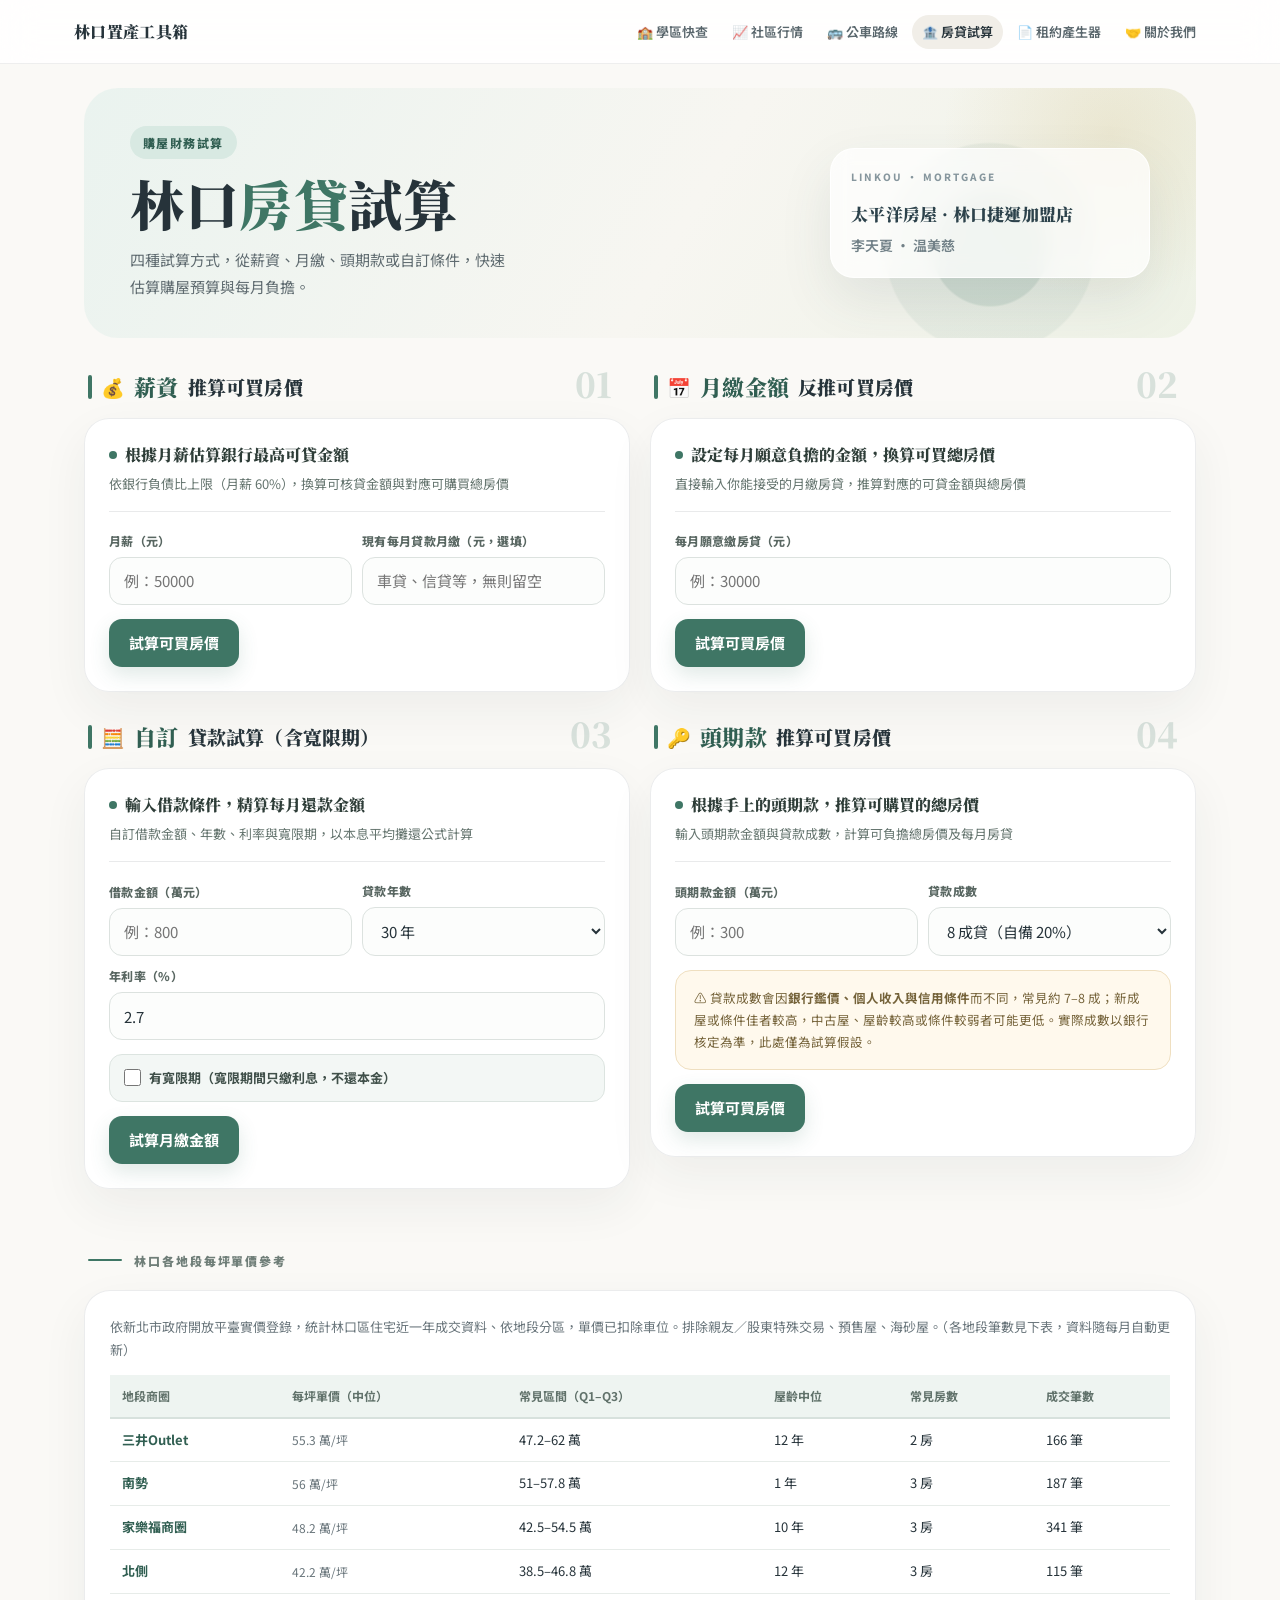
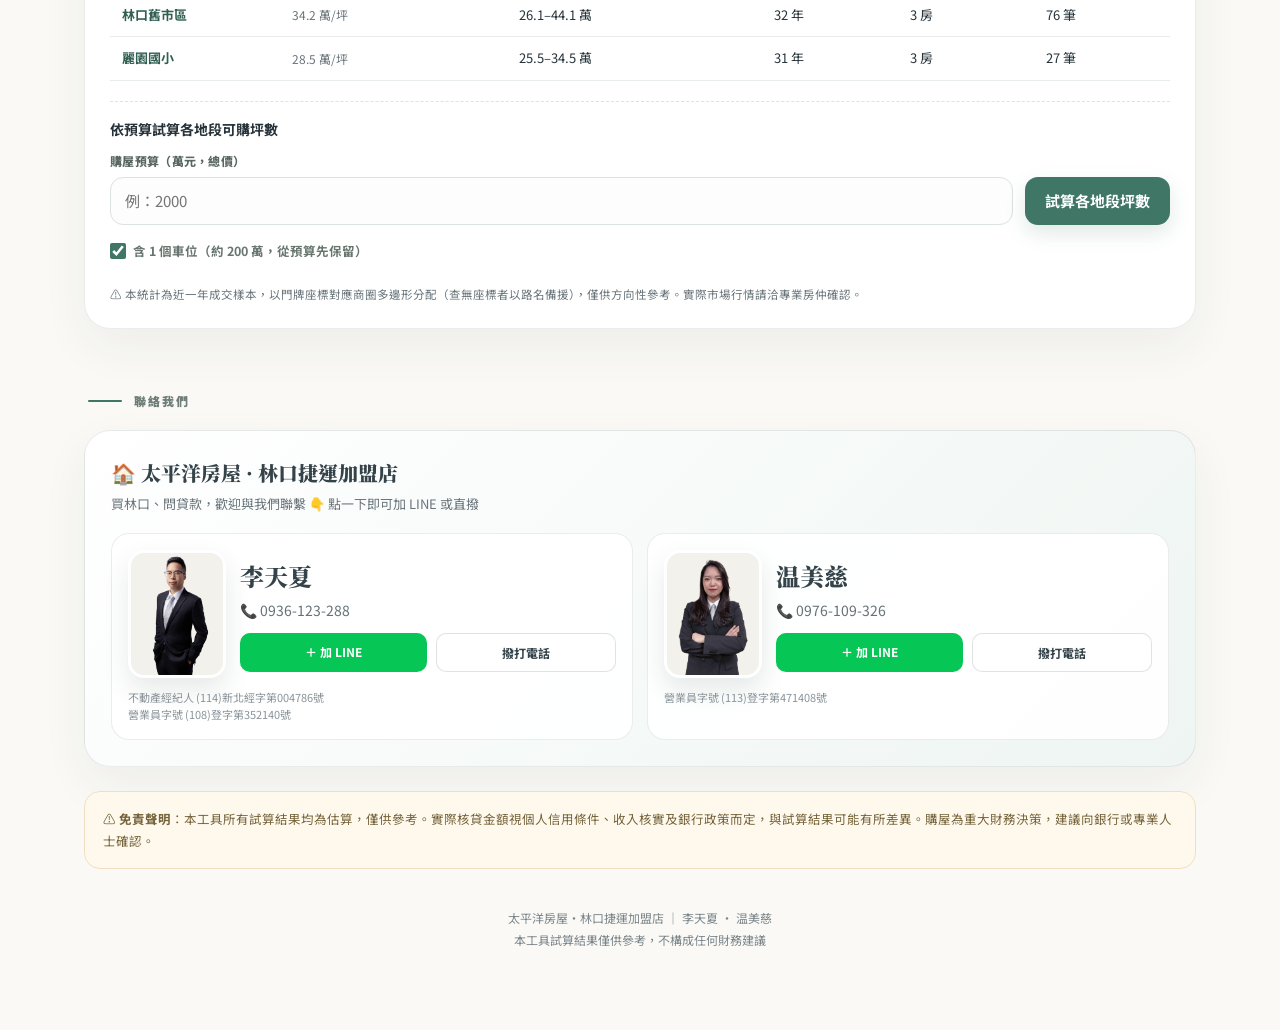
<file: mortgage/index.html>
<!DOCTYPE html>
<html lang="zh-Hant">
<head>
<meta charset="UTF-8">
<meta name="viewport" content="width=device-width, initial-scale=1.0, viewport-fit=cover">
<title>房貸試算 — 林口置產工具箱</title>
<!-- 搜尋引擎描述 + LINE/FB 分享預覽卡（Open Graph） -->
<meta name="description" content="從薪資、月繳、頭期款或自訂條件試算林口購屋預算與每月房貸，附各地段實價登錄每坪行情與可購坪數。">
<meta property="og:type" content="website">
<meta property="og:site_name" content="林口置產工具箱">
<meta property="og:locale" content="zh_TW">
<meta property="og:title" content="房貸試算 — 林口置產工具箱">
<meta property="og:description" content="從薪資、月繳、頭期款或自訂條件試算林口購屋預算與每月房貸，附各地段實價登錄每坪行情與可購坪數。">
<meta property="og:url" content="https://swcasa.com/mortgage/">
<link rel="preconnect" href="https://fonts.googleapis.com">
<link rel="preconnect" href="https://fonts.gstatic.com" crossorigin>
<link href="https://fonts.googleapis.com/css2?family=Noto+Sans+TC:wght@400;500;700;900&family=Noto+Serif+TC:wght@600;700;900&display=swap" rel="stylesheet">
<link rel="stylesheet" href="../style.css">
<!-- 網站圖示：瀏覽器分頁小圖＋手機「加入主畫面」圖示；theme-color＝手機瀏覽器上方框色 -->
<link rel="icon" type="image/svg+xml" href="../img/favicon.svg">
<link rel="apple-touch-icon" href="../img/apple-touch-icon.png">
<link rel="manifest" href="../manifest.json">
<meta name="theme-color" content="#FAF9F6">
<!-- 加入主畫面全螢幕模式：iOS Safari「加入主畫面」後用圖示打開會像獨立 App，沒有網址列 -->
<meta name="apple-mobile-web-app-capable" content="yes">
<meta name="mobile-web-app-capable" content="yes">
<meta name="apple-mobile-web-app-status-bar-style" content="default">
<meta name="apple-mobile-web-app-title" content="房貸試算">
<!-- 流量統計（GoatCounter）：匿名計數、無 cookie；只在正式網站計數，本機 file:// 測試不會灌水 -->
<script>
if(location.protocol==='https:'){
  var _gc=document.createElement('script');
  _gc.async=true; _gc.src='https://gc.zgo.at/count.js';
  _gc.setAttribute('data-goatcounter','https://linkou-toolbox.goatcounter.com/count');
  document.head.appendChild(_gc);
}
</script>
<!-- LIFF SDK：讓本頁在 LINE 內開啟時能把試算結果做成 Flex 圖卡轉傳（一般瀏覽器開啟不受影響） -->
<script charset="utf-8" src="https://static.line-scdn.net/liff/edge/2/sdk.js"></script>
<script>
/* 防同業以 iframe 內嵌冒用本工具（與學區頁一致） */
(function(){
  if(window.top===window.self)return;
  try{ if(window.top.location.hostname!==location.hostname){ window.top.location.href=location.href; } }
  catch(e){ window.top.location.href=location.href; }
})();
</script>
<script>
/* 有 JavaScript 時才啟用進場動畫，避免關閉 JavaScript 後內容消失 */
document.documentElement.classList.add('js');
</script>
<style>
  /* 計算模組版面 */
  .calc-panel{padding:22px 22px 24px}
  .module-header{margin-bottom:18px}
  .module-title{font-family:var(--serif);font-weight:900;font-size:17px;color:var(--ink);
    margin-bottom:5px;display:flex;align-items:center;gap:8px}
  .module-title .dot{width:9px;height:9px;border-radius:50%;background:var(--clay);flex-shrink:0}
  .module-desc{font-size:13px;color:var(--ink-soft)}

  /* 輸入列 */
  .calc-row{display:flex;gap:10px;flex-wrap:wrap;align-items:flex-end;margin-bottom:14px}
  .calc-row .field{flex:1 1 200px}

  /* 數字輸入去除上下箭頭 */
  input[type=number]{-moz-appearance:textfield}
  input[type=number]::-webkit-outer-spin-button,
  input[type=number]::-webkit-inner-spin-button{-webkit-appearance:none}

  /* 寬限期 toggle 列 */
  .grace-row{display:flex;gap:12px;align-items:center;flex-wrap:wrap;
    margin:0 0 14px;padding:12px 14px;background:var(--bg2);border-radius:10px;border:1px solid var(--line)}
  .grace-check{display:flex;align-items:center;gap:8px;cursor:pointer}
  .grace-check input[type=checkbox]{width:17px;height:17px;accent-color:var(--clay);cursor:pointer;flex-shrink:0}
  .grace-check span{font-size:14px;font-weight:700;color:var(--ink);user-select:none}
  #cGraceYearsWrap{display:none;align-items:center;gap:8px;flex:1 1 auto}
  #cGraceYearsWrap .field{flex:0 1 160px}

  /* 含車位 toggle（三類字卡 / 地段試算共用樣式） */
  .pk-check{display:inline-flex;align-items:center;gap:7px;cursor:pointer;margin:2px 0 12px}
  .pk-check input[type=checkbox]{width:16px;height:16px;accent-color:var(--clay);cursor:pointer;flex-shrink:0}
  .pk-check span{font-size:12.5px;font-weight:700;color:var(--ink-soft);user-select:none}

  /* 試算結果區塊 */
  .result-box{margin-top:16px;padding:18px 18px 14px;background:var(--bg2);
    border-radius:14px;border:1px solid var(--line);display:none}
  .result-box.show{display:block}
  .result-grid{display:grid;grid-template-columns:repeat(auto-fit,minmax(140px,1fr));gap:12px;margin-bottom:14px}
  .ri-label{font-size:12px;font-weight:700;color:var(--ink-soft);margin-bottom:3px}
  .ri-value{font-family:var(--serif);font-weight:900;font-size:26px;color:var(--clay-d);line-height:1.1}
  .ri-unit{font-size:13px;color:var(--ink-soft);margin-left:3px}
  .result-note{font-size:12.5px;color:var(--ink-soft);padding-top:12px;border-top:1px dashed var(--line);line-height:1.7}
  .result-note b{color:var(--ink)}

  /* 模組 C 寬限期結果小卡 */
  .grace-result{display:none;background:#F0F6F3;border-radius:10px;padding:10px 14px;margin-bottom:14px;border:1px solid #C7E0D0}
  .gr-label{font-size:12px;font-weight:700;color:var(--teal-d);margin-bottom:3px}
  .gr-value{font-family:var(--serif);font-weight:900;font-size:24px;color:var(--teal-d)}

  /* 總利息提示 */
  .interest-box{display:inline-flex;align-items:center;gap:8px;background:#FBF3E0;
    border:1px solid #EBD8AE;border-radius:10px;padding:8px 14px;margin-top:12px;font-size:13px;color:#7a6a3e}
  .interest-box b{color:var(--clay-d)}

  /* 林口產品建議 */
  .product-suggest{margin-top:14px;padding:12px 14px;background:#F0F6F3;border:1px solid #C7E0D0;border-radius:12px;display:none}
  .product-suggest.show{display:block}
  .product-suggest .ps-title{font-size:12px;font-weight:700;color:var(--teal-d);margin-bottom:8px}
  .product-suggest .ps-body{font-size:13.5px;color:var(--ink);font-weight:700}
  .product-suggest .ps-note{font-size:11.5px;color:var(--ink-soft);margin-top:8px;line-height:1.6}

  /* 底部三類產品比較卡（成屋／預售／透天） */
  .type-grid{display:grid;grid-template-columns:repeat(auto-fit,minmax(150px,1fr));gap:10px;margin:4px 0}
  .type-card{padding:12px 13px;border-radius:12px;border:1.5px solid var(--line);background:#fff}
  .type-card.tc-ref{background:var(--bg2);border-style:dashed}
  .tc-head{display:flex;align-items:center;justify-content:space-between;gap:6px;margin-bottom:4px}
  .tc-name{font-weight:900;font-size:14px;color:var(--clay-d)}
  .tc-tag{font-size:10px;font-weight:700;color:var(--teal-d);background:#E3F0E8;padding:2px 6px;border-radius:6px;white-space:nowrap}
  .tc-tag.ref{color:#9a7a3e;background:#F6ECD4}
  .tc-sub{font-size:11.5px;color:var(--ink-soft);margin-bottom:8px;line-height:1.5}
  .tc-ping{font-family:var(--serif);font-size:23px;font-weight:900;color:var(--ink);line-height:1}
  .tc-unit{font-size:12px;color:var(--ink-soft);font-weight:400}
  .tc-indoor{font-size:12px;color:var(--clay-d);margin-top:6px}
  .tc-indoor b{font-size:14px;font-weight:900}
  .tc-note{font-size:11px;color:var(--ink-soft);margin-top:6px;line-height:1.5}

  /* 市場參考表格 */
  .mkt-table{width:100%;border-collapse:collapse;font-size:13px}
  .mkt-table th{background:var(--bg2);color:var(--ink-soft);font-weight:700;font-size:12px;
    padding:8px 10px;text-align:left;border-bottom:2px solid var(--line)}
  .mkt-table td{padding:9px 10px;border-bottom:1px solid var(--line);color:var(--ink)}
  .mkt-table tbody tr:hover{background:var(--bg2)}
  .mkt-table td:first-child{font-weight:700;color:var(--clay-d)}
  .mkt-table td:nth-child(2){color:var(--ink-soft);font-size:12px}

  /* 地段試算 */
  .zone-calc-row{display:flex;gap:12px;align-items:flex-end;flex-wrap:wrap;margin-bottom:16px}
  .zone-calc-row .field{flex:0 1 200px}
  .zone-result-wrap{display:none}
  .zone-result-wrap.show{display:block}
  .zone-grid{display:grid;grid-template-columns:repeat(auto-fit,minmax(170px,1fr));gap:10px;margin-bottom:8px}
  .zone-card{padding:12px 14px;border-radius:12px;border:1.5px solid var(--line);background:#fff}
  .zone-card .zc-name{font-weight:700;font-size:13.5px;color:var(--clay-d);margin-bottom:6px}
  .zone-card .zc-ping{font-family:var(--serif);font-size:22px;font-weight:900;color:var(--ink);line-height:1}
  .zone-card .zc-unit{font-size:12px;color:var(--ink-soft);margin-left:3px}
  .zone-card .zc-indoor{font-size:12px;color:var(--clay-d);margin-top:6px}
  .zone-card .zc-indoor b{font-size:14px;font-weight:900}
  .zone-card .zc-note{font-size:11px;color:var(--ink-soft);margin-top:4px}

  /* === 聯絡卡（與學區頁、公車頁一致）=== */
  .contact{margin-top:18px;padding:22px}
  .contact .co{font-family:var(--serif);font-weight:900;font-size:19px;color:var(--clay-d);display:flex;align-items:center;gap:8px}
  .contact .sub{font-size:13px;color:var(--ink-soft);margin:4px 0 16px}
  .agents{display:grid;grid-template-columns:1fr 1fr;gap:16px}
  @media(max-width:680px){.agents{grid-template-columns:1fr} .agent .top{flex-direction:column;align-items:stretch} .agent .photo{width:210px;height:280px;align-self:center;margin-bottom:4px} .agent .info{text-align:center;max-width:300px;margin:0 auto} .agent .lic{text-align:center} .agent .nm{font-size:25px} .agent .ph{font-size:16px}}
  .agent{border:1px solid var(--line);border-radius:14px;padding:16px;background:var(--bg2)}
  .agent .top{display:flex;gap:14px;align-items:center}
  .agent .photo{width:160px;height:210px;flex:0 0 auto;border-radius:12px;object-fit:cover;object-position:50% 12%;border:1px solid var(--line);background:var(--bg);box-shadow:var(--shadow)}
  .agent .info{flex:1 1 auto;min-width:0}
  .agent .nm{font-family:var(--serif);font-weight:900;font-size:30px}
  .agent .ph{font-size:19px;color:var(--ink-soft);margin:4px 0 16px}
  .agent .acts{display:flex;gap:9px;flex-wrap:wrap}
  .agent .acts a{flex:1 1 auto;text-align:center;text-decoration:none;font-size:16px;padding:14px 20px}
  .btn-line{background:#06C755;color:#fff} .btn-line:hover{background:#05b34d}
  .btn-call{background:#2C2620;color:#fff} .btn-call:hover{background:#000}
  .lic{font-size:11px;color:#aa9b85;margin-top:11px;line-height:1.55}

  /* LIFF 分享鈕：只在 LINE 內開啟時出現（JS 控制），右下角浮動、不擋主要內容（與 share/ 頁同款） */
  #liffShare{position:fixed;right:14px;bottom:16px;z-index:999;display:none;
    padding:11px 18px;border:none;border-radius:99px;cursor:pointer;white-space:nowrap;
    font-family:var(--sans);font-size:14px;font-weight:900;color:#fff;background:#06C755;
    box-shadow:0 6px 18px rgba(0,0,0,.28)}
  #liffShare:active{transform:scale(.97)}
</style>
<link rel="stylesheet" href="../style-next.css">
</head>
<body class="next-page mortgage-page">

<!-- 全站導覽列 -->
<nav class="site-nav">
  <div class="nav-inner">
    <a href="../" class="nav-logo">林口置產工具箱</a>
    <div class="nav-links">
      <a href="../school/">🏫 學區快查</a>
      <a href="../price/">📈 社區行情</a>
      <a href="../bus/">🚌 公車路線</a>
      <a href="../mortgage/" class="active">🏦 房貸試算</a>
      <a href="../rent/">📄 租約產生器</a>
      <a href="../about/">🤝 關於我們</a>
    </div>
  </div>
  <span class="nav-progress" aria-hidden="true"></span>
</nav>

<div class="wrap">

  <header class="hero">
    <div>
      <span class="badge">購屋財務試算</span>
      <h1>林口<span class="mk">房貸</span>試算</h1>
      <p>四種試算方式，從薪資、月繳、頭期款或自訂條件，快速估算購屋預算與每月負擔。</p>
    </div>
    <div class="yr">
      <span class="yr-biz">太平洋房屋 · 林口捷運加盟店</span><span class="yr-nm">李天夏 · 温美慈</span>
    </div>
  </header>

  <div class="calc-grid">

  <!-- ── 模組 A：薪資推算 ─────────────────────────────── -->
  <article class="calc-module mortgage-reveal">
  <div class="sec-title"><span class="bar"></span>💰 <span style="color:var(--clay-d)">薪資</span>推算可買房價</div>
  <section class="panel calc-panel">
    <div class="module-header">
      <div class="module-title"><span class="dot"></span>根據月薪估算銀行最高可貸金額</div>
      <div class="module-desc">依銀行負債比上限（月薪 60%），換算可核貸金額與對應可購買總房價</div>
    </div>
    <div class="calc-row">
      <div class="field">
        <label class="lbl">月薪（元）</label>
        <input type="number" id="aMonthly" placeholder="例：50000" min="0">
      </div>
      <div class="field">
        <label class="lbl">現有每月貸款月繳（元，選填）</label>
        <input type="number" id="aExisting" placeholder="車貸、信貸等，無則留空">
      </div>
    </div>
    <button class="btn" id="aBtnCalc">試算可買房價</button>

    <div id="aResult" class="result-box">
      <div class="result-grid">
        <div>
          <div class="ri-label">可借金額上限</div>
          <div class="ri-value"><span id="aResultLoan">—</span><span class="ri-unit">萬</span></div>
        </div>
        <div>
          <div class="ri-label">可購買總房價（8 成貸）</div>
          <div class="ri-value"><span id="aResultPrice">—</span><span class="ri-unit">萬</span></div>
        </div>
        <div>
          <div class="ri-label">每月房貸（約）</div>
          <div class="ri-value"><span id="aResultMonthly">—</span><span class="ri-unit">元</span></div>
        </div>
      </div>
      <div class="result-note">
        月薪 × 60% = <b id="aMaxDebt">—</b> 元（銀行負債上限），
        扣除現有月繳後可分配 <b id="aAvailable">—</b> 元於房貸。
        以 30 年期、年利率 2.7%、每 100 萬月繳約 4,100 元計算。
      </div>
      <div id="aProductSuggest" class="product-suggest"></div>
    </div>
  </section>
  </article>

  <!-- ── 模組 B：月繳反推 ─────────────────────────────── -->
  <article class="calc-module mortgage-reveal">
  <div class="sec-title"><span class="bar"></span>📅 <span style="color:var(--clay-d)">月繳金額</span>反推可買房價</div>
  <section class="panel calc-panel">
    <div class="module-header">
      <div class="module-title"><span class="dot"></span>設定每月願意負擔的金額，換算可買總房價</div>
      <div class="module-desc">直接輸入你能接受的月繳房貸，推算對應的可貸金額與總房價</div>
    </div>
    <div class="calc-row">
      <div class="field">
        <label class="lbl">每月願意繳房貸（元）</label>
        <input type="number" id="bMonthly" placeholder="例：30000" min="0">
      </div>
    </div>
    <button class="btn" id="bBtnCalc">試算可買房價</button>

    <div id="bResult" class="result-box">
      <div class="result-grid">
        <div>
          <div class="ri-label">可借金額上限</div>
          <div class="ri-value"><span id="bResultLoan">—</span><span class="ri-unit">萬</span></div>
        </div>
        <div>
          <div class="ri-label">可購買總房價（8 成貸）</div>
          <div class="ri-value"><span id="bResultPrice">—</span><span class="ri-unit">萬</span></div>
        </div>
      </div>
      <div class="result-note">以 30 年期、年利率 2.7%、每 100 萬月繳約 4,100 元計算。</div>
      <div id="bProductSuggest" class="product-suggest"></div>
    </div>
  </section>
  </article>

  <!-- ── 模組 C：自訂貸款試算 ────────────────────────── -->
  <article class="calc-module mortgage-reveal">
  <div class="sec-title"><span class="bar"></span>🧮 <span style="color:var(--clay-d)">自訂</span>貸款試算（含寬限期）</div>
  <section class="panel calc-panel">
    <div class="module-header">
      <div class="module-title"><span class="dot"></span>輸入借款條件，精算每月還款金額</div>
      <div class="module-desc">自訂借款金額、年數、利率與寬限期，以本息平均攤還公式計算</div>
    </div>
    <div class="calc-row">
      <div class="field">
        <label class="lbl">借款金額（萬元）</label>
        <input type="number" id="cLoanAmount" placeholder="例：800" min="0">
      </div>
      <div class="field">
        <label class="lbl">貸款年數</label>
        <select id="cYears">
          <option value="10">10 年</option>
          <option value="15">15 年</option>
          <option value="20">20 年</option>
          <option value="25">25 年</option>
          <option value="30" selected>30 年</option>
        </select>
      </div>
      <div class="field">
        <label class="lbl">年利率（%）</label>
        <input type="number" id="cRate" placeholder="例：2.7" value="2.7" min="0" max="20" step="0.01">
      </div>
    </div>

    <!-- 寬限期 -->
    <div class="grace-row">
      <label class="grace-check">
        <input type="checkbox" id="cHasGrace">
        <span>有寬限期（寬限期間只繳利息，不還本金）</span>
      </label>
      <div id="cGraceYearsWrap">
        <div class="field">
          <label class="lbl">寬限年數</label>
          <select id="cGraceYears">
            <option value="1">1 年</option>
            <option value="2">2 年</option>
            <option value="3">3 年</option>
            <option value="5">5 年</option>
          </select>
        </div>
      </div>
    </div>

    <button class="btn" id="cBtnCalc">試算月繳金額</button>

    <div id="cResult" class="result-box">
      <!-- 寬限期月繳（有寬限期才顯示） -->
      <div id="cGraceRow" class="grace-result">
        <div class="gr-label">
          寬限期間月繳（只繳利息）
          <span id="cGraceNote" style="font-weight:400;margin-left:8px;font-size:11px"></span>
        </div>
        <div><span class="gr-value" id="cResultGrace">—</span><span style="font-size:13px;color:var(--teal-d);margin-left:4px">元</span></div>
      </div>
      <!-- 正常月繳 -->
      <div class="result-grid">
        <div>
          <div class="ri-label">
            正常月繳金額（本息攤還）
            <span id="cNormalNote" style="font-weight:400;color:var(--ink-soft);margin-left:6px;font-size:11px"></span>
          </div>
          <div class="ri-value"><span id="cResultNormal">—</span><span class="ri-unit">元</span></div>
        </div>
      </div>
      <div class="interest-box">
        💡 貸款期間總利息約 <b><span id="cResultInterest">—</span> 萬元</b>
      </div>
      <div class="result-note" style="margin-top:12px">
        計算方式：本息平均攤還（PMT 公式）。寬限期間本金不減少，寬限結束後以剩餘年期重新計算本息。
      </div>
    </div>
  </section>
  </article>

  <!-- ── 模組 D：頭期款反推 ──────────────────────────── -->
  <article class="calc-module mortgage-reveal">
  <div class="sec-title"><span class="bar"></span>🔑 <span style="color:var(--clay-d)">頭期款</span>推算可買房價</div>
  <section class="panel calc-panel">
    <div class="module-header">
      <div class="module-title"><span class="dot"></span>根據手上的頭期款，推算可購買的總房價</div>
      <div class="module-desc">輸入頭期款金額與貸款成數，計算可負擔總房價及每月房貸</div>
    </div>
    <div class="calc-row">
      <div class="field">
        <label class="lbl">頭期款金額（萬元）</label>
        <input type="number" id="dDownPayment" placeholder="例：300" min="0">
      </div>
      <div class="field">
        <label class="lbl">貸款成數</label>
        <select id="dLoanRatio">
          <option value="0.4">4 成貸（自備 60%）</option>
          <option value="0.5">5 成貸（自備 50%）</option>
          <option value="0.6">6 成貸（自備 40%）</option>
          <option value="0.7">7 成貸（自備 30%）</option>
          <option value="0.8" selected>8 成貸（自備 20%）</option>
          <option value="0.85">8.5 成貸（自備 15%）</option>
        </select>
      </div>
    </div>
    <div class="disc" style="margin:0 0 14px">
      ⚠️ 貸款成數會因<b>銀行鑑價、個人收入與信用條件</b>而不同，常見約 7–8 成；新成屋或條件佳者較高，中古屋、屋齡較高或條件較弱者可能更低。實際成數以銀行核定為準，此處僅為試算假設。
    </div>
    <button class="btn" id="dBtnCalc">試算可買房價</button>

    <div id="dResult" class="result-box">
      <div class="result-grid">
        <div>
          <div class="ri-label">可購買總房價</div>
          <div class="ri-value"><span id="dResultPrice">—</span><span class="ri-unit">萬</span></div>
        </div>
        <div>
          <div class="ri-label">需要貸款金額</div>
          <div class="ri-value"><span id="dResultLoan">—</span><span class="ri-unit">萬</span></div>
        </div>
        <div>
          <div class="ri-label">每月房貸（約）</div>
          <div class="ri-value"><span id="dResultMonthly">—</span><span class="ri-unit">元</span></div>
        </div>
      </div>
      <div class="result-note">月繳以 30 年期、年利率 2.7% 估算。若需精確試算，請至上方「自訂貸款試算」輸入實際條件。</div>
      <div id="dProductSuggest" class="product-suggest"></div>
    </div>
  </section>
  </article>

  </div><!-- /calc-grid -->

  <!-- ── 林口市場參考 ──────────────────────────────── -->
  <div class="sec-title mortgage-reveal"><span class="bar"></span>林口各地段每坪單價參考</div>
  <div class="panel market-panel mortgage-reveal" style="padding:22px">
    <div style="font-size:13px;color:var(--ink-soft);margin-bottom:14px">
      依新北市政府開放平臺實價登錄，統計林口區住宅近一年成交資料、依地段分區，單價已扣除車位。排除親友／股東特殊交易、預售屋、海砂屋。（各地段筆數見下表，資料隨每月自動更新）
    </div>

    <!-- 地段單價表 -->
    <div style="overflow-x:auto">
      <table class="mkt-table">
        <thead>
          <tr><th>地段商圈</th><th>每坪單價（中位）</th><th>常見區間（Q1–Q3）</th><th>屋齡中位</th><th>常見房數</th><th>成交筆數</th></tr>
        </thead>
        <tbody id="zoneTableBody"></tbody>
      </table>
    </div>

    <!-- 互動：輸入預算算各地段能買多大 -->
    <div style="margin-top:20px;padding-top:16px;border-top:1px dashed var(--line)">
      <div style="font-weight:700;font-size:14px;color:var(--ink);margin-bottom:10px">依預算試算各地段可購坪數</div>
      <div class="zone-calc-row">
        <div class="field">
          <label class="lbl">購屋預算（萬元，總價）</label>
          <input type="number" id="zBudget" placeholder="例：2000" min="0">
        </div>
        <button class="btn" id="zBtnCalc" style="flex-shrink:0">試算各地段坪數</button>
      </div>
      <label class="pk-check"><input type="checkbox" id="zPark" checked><span>含 1 個車位（約 200 萬，從預算先保留）</span></label>
      <div id="zResult" class="zone-result-wrap">
        <div class="zone-grid" id="zoneGrid"></div>
        <div style="font-size:11.5px;color:var(--ink-soft)">
          試算以各地段中位數單價計算，實際坪數隨行情浮動。「坪（含公設）」為登記坪數（含公設、<b>不含車位</b>）；「室內坪數」＝主建物＋附屬建物＋陽台（已扣除公設與車位），佔比依各地段實價登錄分項面積統計（約 66–70%）。勾選「含車位」時，已先從預算保留 1 個車位（約 200 萬）再換算房屋坪數。
        </div>
      </div>
    </div>

    <div style="font-size:11.5px;color:var(--ink-soft);margin-top:12px">
      ⚠️ 本統計為近一年成交樣本，以門牌座標對應商圈多邊形分配（查無座標者以路名備援），僅供方向性參考。實際市場行情請洽專業房仲確認。
    </div>
  </div>

  <!-- 聯絡卡（置底，與學區頁、公車頁一致） -->
  <h2 id="contact" class="sec-title mortgage-reveal"><span class="bar"></span>聯絡我們</h2>
  <section class="panel contact mortgage-reveal">
    <div class="co">🏠 太平洋房屋 · 林口捷運加盟店</div>
    <div class="sub">買林口、問貸款，歡迎與我們聯繫 👇 點一下即可加 LINE 或直撥</div>
    <div class="agents">
      <div class="agent">
        <div class="top">
          <img class="photo" src="../img/agent-lee.png" alt="李天夏" loading="lazy" onerror="this.style.display='none'">
          <div class="info">
            <div class="nm">李天夏</div>
            <div class="ph">📞 0936-123-288</div>
            <div class="acts">
              <a class="btn btn-line" href="https://line.me/ti/p/oCqi-eVJvI" target="_blank" rel="noopener">＋ 加 LINE</a>
              <a class="btn btn-call" href="tel:0936123288">撥打電話</a>
            </div>
          </div>
        </div>
        <div class="lic">不動產經紀人 (114)新北經字第004786號<br>營業員字號 (108)登字第352140號</div>
      </div>
      <div class="agent">
        <div class="top">
          <img class="photo" src="../img/agent-wen.png" alt="温美慈" loading="lazy" onerror="this.style.display='none'">
          <div class="info">
            <div class="nm">温美慈</div>
            <div class="ph">📞 0976-109-326</div>
            <div class="acts">
              <a class="btn btn-line" href="https://line.me/ti/p/KLYEW95HzP" target="_blank" rel="noopener">＋ 加 LINE</a>
              <a class="btn btn-call" href="tel:0976109326">撥打電話</a>
            </div>
          </div>
        </div>
        <div class="lic">營業員字號 (113)登字第471408號</div>
      </div>
    </div>
  </section>

  <div class="disc mortgage-reveal">
    ⚠️ <b>免責聲明</b>：本工具所有試算結果均為估算，僅供參考。實際核貸金額視個人信用條件、收入核實及銀行政策而定，與試算結果可能有所差異。購屋為重大財務決策，建議向銀行或專業人士確認。
  </div>

  <footer>
    太平洋房屋・林口捷運加盟店 ｜ 李天夏 · 温美慈<br>
    本工具試算結果僅供參考，不構成任何財務建議
  </footer>

</div><!-- /wrap -->

<script>
/* 房貸頁視覺互動：導覽陰影、閱讀進度與分段進場；不介入任何試算公式 */
(function(){
  const nav=document.querySelector('.site-nav');
  const progress=document.querySelector('.nav-progress');
  const reduceMotion=window.matchMedia('(prefers-reduced-motion: reduce)').matches;
  let ticking=false;

  function updateScrollVisuals(){
    const y=window.scrollY||document.documentElement.scrollTop;
    const max=document.documentElement.scrollHeight-window.innerHeight;
    nav.classList.toggle('nav-scrolled',y>16);
    progress.style.width=(max>0?Math.min(100,y/max*100):0)+'%';
    ticking=false;
  }

  window.addEventListener('scroll',function(){
    if(!ticking){requestAnimationFrame(updateScrollVisuals);ticking=true;}
  },{passive:true});
  updateScrollVisuals();

  const reveals=document.querySelectorAll('.mortgage-reveal');
  if(reduceMotion||!('IntersectionObserver' in window)){
    reveals.forEach(function(item){item.classList.add('is-visible');});
    return;
  }
  const observer=new IntersectionObserver(function(entries){
    entries.forEach(function(entry){
      if(entry.isIntersecting){
        entry.target.classList.add('is-visible');
        observer.unobserve(entry.target);
      }
    });
  },{threshold:window.innerWidth<=640?.05:.1});
  reveals.forEach(function(item){observer.observe(item);});
})();
</script>

<div class="toast" id="toast"></div>

<!-- 在 LINE 內開啟時才會出現（見下方 initLiff） -->
<button id="liffShare">📤 LINE 分享試算結果</button>

<script src="../mortgage-data.js"></script>
<script>
  const $ = s => document.querySelector(s);
  let _toastTimer;

  function toast(msg) {
    const el = $('#toast');
    el.textContent = msg;
    el.classList.add('show');
    clearTimeout(_toastTimer);
    _toastTimer = setTimeout(() => el.classList.remove('show'), 3200);
  }

  /* 數字格式化（整數，加千分位） */
  function fmt(n) { return Math.round(n).toLocaleString('zh-TW'); }

  /* ── 模組 A：薪資推算 ─────────────────────────── */
  function calcA() {
    const salary   = parseFloat($('#aMonthly').value);
    const existing = parseFloat($('#aExisting').value) || 0;
    if (!salary || salary <= 0) { toast('請輸入月薪'); return; }

    const maxDebt   = salary * 0.6;
    const available = maxDebt - existing;
    if (available <= 0) { toast('現有貸款已達負債比上限，無剩餘額度可用於房貸'); return; }

    /* 可借金額（萬）= 可分配月繳 / 4100 × 100 */
    const loanWan  = available / 4100 * 100;
    const priceWan = loanWan / 0.8;

    $('#aMaxDebt').textContent   = fmt(maxDebt);
    $('#aAvailable').textContent = fmt(available);
    $('#aResultLoan').textContent    = fmt(loanWan);
    $('#aResultPrice').textContent   = fmt(priceWan);
    $('#aResultMonthly').textContent = fmt(available); // 月繳 ≈ 可分配房貸額
    $('#aResult').classList.add('show');
    showProduct(priceWan, '#aProductSuggest');
    lastCalc = { title: `月薪 ${fmt(salary)} 元 → 可購總價約 ${fmt(priceWan)} 萬`, rows: [
      ['月薪', fmt(salary) + ' 元'],
      existing ? ['現有每月貸款月繳', fmt(existing) + ' 元'] : null,
      ['可借金額上限', fmt(loanWan) + ' 萬'],
      ['可購買總價（8 成貸）', fmt(priceWan) + ' 萬', '#9C4A2B'],
      ['每月房貸約', fmt(available) + ' 元']
    ].filter(Boolean), note: '以 30 年期、年利率 2.7% 估算；實際核貸依銀行而定' };
  }

  /* ── 模組 B：月繳反推 ─────────────────────────── */
  function calcB() {
    const monthly = parseFloat($('#bMonthly').value);
    if (!monthly || monthly <= 0) { toast('請輸入每月願意繳的房貸金額'); return; }

    const loanWan  = monthly / 4100 * 100;
    const priceWan = loanWan / 0.8;

    $('#bResultLoan').textContent  = fmt(loanWan);
    $('#bResultPrice').textContent = fmt(priceWan);
    $('#bResult').classList.add('show');
    showProduct(priceWan, '#bProductSuggest');
    lastCalc = { title: `月繳 ${fmt(monthly)} 元 → 可購總價約 ${fmt(priceWan)} 萬`, rows: [
      ['每月願繳房貸', fmt(monthly) + ' 元'],
      ['可借金額上限', fmt(loanWan) + ' 萬'],
      ['可購買總價（8 成貸）', fmt(priceWan) + ' 萬', '#9C4A2B']
    ], note: '以 30 年期、年利率 2.7% 估算；實際核貸依銀行而定' };
  }

  /* ── 模組 C：自訂貸款試算 ─────────────────────── */
  function calcC() {
    const loanWan   = parseFloat($('#cLoanAmount').value);
    const years     = parseInt($('#cYears').value);
    const rate      = parseFloat($('#cRate').value);
    const hasGrace  = $('#cHasGrace').checked;
    const graceYrs  = hasGrace ? parseInt($('#cGraceYears').value) : 0;

    if (!loanWan || loanWan <= 0) { toast('請輸入借款金額'); return; }
    if (!rate   || rate   <= 0)   { toast('請輸入年利率');   return; }
    if (hasGrace && graceYrs >= years) { toast('寬限年數不能大於或等於貸款年數'); return; }

    const P       = loanWan * 10000;           // 元
    const r       = rate / 100 / 12;           // 月利率
    const n       = years * 12;                // 總期數
    const graceN  = graceYrs * 12;             // 寬限期數
    const remainN = n - graceN;                // 攤還期數

    /* 寬限期月繳：只繳利息 */
    const graceMonthly = P * r;

    /* 本息攤還月繳（PMT 公式，作用於剩餘期數，本金仍為 P） */
    const factor       = Math.pow(1 + r, remainN);
    const normalMonthly = P * r * factor / (factor - 1);

    /* 總利息 */
    const totalPaid    = hasGrace
      ? graceMonthly * graceN + normalMonthly * remainN
      : normalMonthly * n;
    const totalInterest = totalPaid - P;

    $('#cResultNormal').textContent   = fmt(normalMonthly);
    $('#cResultInterest').textContent = fmt(totalInterest / 10000);

    if (hasGrace && graceYrs > 0) {
      $('#cGraceRow').style.display     = 'block';
      $('#cResultGrace').textContent    = fmt(graceMonthly);
      $('#cGraceNote').textContent      = `寬限 ${graceYrs} 年・${graceN} 期`;
      $('#cNormalNote').textContent     = `剩餘 ${years - graceYrs} 年・${remainN} 期`;
    } else {
      $('#cGraceRow').style.display = 'none';
      $('#cNormalNote').textContent = `${years} 年・${n} 期`;
    }

    $('#cResult').classList.add('show');
    lastCalc = { title: `貸 ${fmt(loanWan)} 萬・${years} 年 → 月繳約 ${fmt(normalMonthly)} 元`, rows: [
      ['借款金額', fmt(loanWan) + ' 萬'],
      ['條件', years + ' 年・利率 ' + rate + '%' + (hasGrace ? '・寬限 ' + graceYrs + ' 年' : '')],
      hasGrace ? ['寬限期間月繳（只繳息）', fmt(graceMonthly) + ' 元'] : null,
      [hasGrace ? '寬限後月繳（本息）' : '每月月繳（本息）', fmt(normalMonthly) + ' 元', '#9C4A2B'],
      ['貸款期間總利息約', fmt(totalInterest / 10000) + ' 萬']
    ].filter(Boolean), note: '本息平均攤還（PMT）試算；實際核貸依銀行而定' };
  }

  /* ── 模組 D：頭期款反推 ───────────────────────── */
  function calcD() {
    const downWan = parseFloat($('#dDownPayment').value);
    const ratio   = parseFloat($('#dLoanRatio').value);
    if (!downWan || downWan <= 0) { toast('請輸入頭期款金額'); return; }

    const priceWan   = downWan / (1 - ratio);
    const loanWan    = priceWan * ratio;
    /* 月繳以 4100/百萬 簡算（30 年 2.7%） */
    const monthly    = loanWan / 100 * 4100;

    $('#dResultPrice').textContent   = fmt(priceWan);
    $('#dResultLoan').textContent    = fmt(loanWan);
    $('#dResultMonthly').textContent = fmt(monthly);
    $('#dResult').classList.add('show');
    showProduct(priceWan, '#dProductSuggest');
    lastCalc = { title: `頭期款 ${fmt(downWan)} 萬 → 可購總價約 ${fmt(priceWan)} 萬`, rows: [
      ['頭期款', fmt(downWan) + ' 萬'],
      ['貸款成數', (ratio * 10) + ' 成'],
      ['可購買總價', fmt(priceWan) + ' 萬', '#9C4A2B'],
      ['需要貸款金額', fmt(loanWan) + ' 萬'],
      ['每月房貸約', fmt(monthly) + ' 元']
    ], note: '月繳以 30 年期、年利率 2.7% 估算；實際核貸依銀行而定' };
  }

  /* ── 林口房產類型對應 ──────── */
  /* 車位假設：林口購屋多數需搭 1 個車位，故預設先從總價預算保留此金額，
     剩餘預算才用「不含車位單價」換算房屋坪數（單價本就已扣車位，口徑一致）。 */
  const PARKING_WAN = 200;   // 1 個車位估價（萬元）
  let prodIncPark = true;    // 底部三類字卡：是否含車位（可由字卡內開關切換）
  let zoneIncPark = true;    // 各地段試算：是否含車位（可由地段區開關切換）

  /* 依「總價預算」呈現同一筆錢在林口三種房型（成屋／預售／透天）大概買得到什麼。
     成屋、預售樣本足→依各自單價精準換算坪數；透天樣本少→只給總價門檻參考。 */
  function showProduct(priceWan, selector) {
    const el = $(selector);
    if (!el) return;
    if (typeof LINKOU_TYPES === 'undefined' || !LINKOU_TYPES.length) {
      el.classList.remove('show'); return;
    }
    const INDOOR_PCT = 0.67; // 室內（主+附+陽台）約佔登記坪數，扣公設與車位

    // 含車位時：先從總價預算保留 1 個車位（PARKING_WAN），剩餘才換算房屋坪數
    const houseBudget = prodIncPark ? priceWan - PARKING_WAN : priceWan;

    const cards = LINKOU_TYPES.map(t => {
      if (t.calc) {
        // 預算扣完車位已不足以買房 → 不給坪數，提示改用不含車位
        if (prodIncPark && houseBudget <= 0) {
          return `<div class="type-card">
            <div class="tc-head"><span class="tc-name">${t.name}</span><span class="tc-tag">${t.tag}</span></div>
            <div class="tc-sub">${t.sub}・單價約 ${t.unit} 萬/坪</div>
            <div class="tc-ping" style="font-size:20px">預算不足</div>
            <div class="tc-indoor">光 1 個車位約需 ${PARKING_WAN} 萬</div>
            <div class="tc-note">此預算扣除車位後不足以購屋，可取消「含車位」改看純房屋坪數。</div>
          </div>`;
        }
        const ping   = houseBudget / t.unit;      // 房屋可購登記坪數（含公設、不含車位）
        const indoor = ping * INDOOR_PCT;         // 室內概估
        const reach  = priceWan >= t.totalMed * 0.7; // 預算是否接近該類常見總價（含車位的總價）
        return `<div class="type-card">
          <div class="tc-head"><span class="tc-name">${t.name}</span><span class="tc-tag">${t.tag}</span></div>
          <div class="tc-sub">${t.sub}・單價約 ${t.unit} 萬/坪</div>
          <div class="tc-ping">${ping.toFixed(1)}<span class="tc-unit"> 坪</span></div>
          <div class="tc-indoor">室內約 <b>${indoor.toFixed(1)}</b> 坪　常見 ${t.roomMed} 房${prodIncPark ? '　＋1 車位' : ''}</div>
          <div class="tc-note">${reach ? t.note : '此預算偏低，' + t.name + '選擇較有限。'}</div>
        </div>`;
      }
      // 透天：本身含車庫/土地，不另扣車位；樣本少，僅用總價門檻參考
      const reach = priceWan >= t.threshold;
      const ping  = priceWan / t.unit;
      return `<div class="type-card tc-ref">
        <div class="tc-head"><span class="tc-name">${t.name}</span><span class="tc-tag ref">${t.tag}</span></div>
        <div class="tc-sub">${t.sub}・門檻約 ${t.threshold.toLocaleString('zh-TW')} 萬起</div>
        <div class="tc-ping">${reach ? '可考慮' : '門檻不足'}</div>
        <div class="tc-indoor">${reach ? '約 ' + ping.toFixed(0) + ' 坪含地（' + t.roomMed + ' 房）' : '林口透天總價多在 3,000 萬以上'}</div>
        <div class="tc-note">${t.note}</div>
      </div>`;
    }).join('');

    el.innerHTML =
      `<div class="ps-title">🏠 這筆預算（約 ${fmt(priceWan)} 萬）在林口可考慮的房型</div>` +
      `<label class="pk-check"><input type="checkbox" class="pk-chk" ${prodIncPark ? 'checked' : ''}>` +
        `<span>含 1 個車位（約 ${PARKING_WAN} 萬，從預算先保留）</span></label>` +
      `<div class="type-grid">${cards}</div>` +
      `<div class="ps-note">資料來源：內政部實價登錄（${LINKOU_TYPES[0].window}・林口住宅成交，單價已扣車位）。` +
        `${prodIncPark ? '上方坪數為「預算先保留 1 車位（約 ' + PARKING_WAN + ' 萬）後」可購的房屋坪數（成屋／預售；透天本身含車位不另扣）。' : '上方坪數未含車位，為預算全用於房屋的可購坪數。'}` +
        `同一筆預算下，預售單價較高、透天總價門檻高，請依需求權衡；實際以現場行情為準。</div>`;
    el.classList.add('show');

    // 字卡內「含車位」開關：切換後以同一筆預算重繪此面板
    const chk = el.querySelector('.pk-chk');
    if (chk) chk.addEventListener('change', e => { prodIncPark = e.target.checked; showProduct(priceWan, selector); });
  }

  /* ── 地段單價表格（頁面載入後產生） ─────────────── */
  function buildZoneTable() {
    const tbody = $('#zoneTableBody');
    if (!tbody || typeof LINKOU_ZONES === 'undefined') return;
    tbody.innerHTML = LINKOU_ZONES.map(z =>
      `<tr>
        <td>${z.name}</td>
        <td>${z.medPrice} 萬/坪</td>
        <td>${z.priceRange[0]}–${z.priceRange[1]} 萬</td>
        <td>${z.ageMed} 年</td>
        <td>${z.roomMed} 房</td>
        <td>${z.count} 筆</td>
      </tr>`
    ).join('');
  }
  buildZoneTable();

  /* ── 各地段坪數試算 ──────────────────────────── */
  function calcZone() {
    const budget = parseFloat($('#zBudget').value);
    if (!budget || budget <= 0) { toast('請輸入購屋預算'); return; }

    // 含車位時：先從預算保留 1 個車位（PARKING_WAN），剩餘才換算房屋坪數
    zoneIncPark = $('#zPark').checked;
    const houseBudget = zoneIncPark ? budget - PARKING_WAN : budget;
    if (zoneIncPark && houseBudget <= 0) {
      toast(`預算扣除車位（約 ${PARKING_WAN} 萬）後不足，請提高預算或取消「含車位」`); return;
    }

    const grid = $('#zoneGrid');
    grid.innerHTML = LINKOU_ZONES.map(z => {
      const ping = houseBudget / z.medPrice;          // 房屋登記坪數（含公設、不含車位）
      const indoor = ping * z.indoorPct;              // 室內坪數＝房屋坪 × 室內佔比（主+附+陽台）
      const pingLo = Math.round(houseBudget / z.priceRange[1]);
      const pingHi = Math.round(houseBudget / z.priceRange[0]);
      return `<div class="zone-card">
        <div class="zc-name">${z.name}</div>
        <div>
          <span class="zc-ping">${Math.round(ping)}</span>
          <span class="zc-unit">坪（含公設）</span>
        </div>
        <div class="zc-indoor">室內約 <b>${indoor.toFixed(1)}</b> 坪・主＋附＋陽台（佔 ${Math.round(z.indoorPct*100)}%）</div>
        <div class="zc-note">總坪實際區間約 ${pingLo}–${pingHi} 坪・屋齡約 ${z.ageMed} 年${zoneIncPark ? '・另含 1 車位' : ''}</div>
      </div>`;
    }).join('');
    $('#zResult').classList.add('show');
    lastCalc = { title: `預算 ${fmt(budget)} 萬，林口各地段可購坪數`, rows: LINKOU_ZONES.map(z => {
      const ping = houseBudget / z.medPrice;
      return [z.name, Math.round(ping) + ' 坪（室內約 ' + (ping * z.indoorPct).toFixed(1) + ' 坪）'];
    }), note: '以各地段近一年實價登錄中位數估算，坪數含公設、不含車位' + (zoneIncPark ? '；已先從預算保留 1 車位約 ' + PARKING_WAN + ' 萬' : '') };
  }

  /* ── 事件綁定 ─────────────────────────────────── */

  /* 寬限期顯示/隱藏 */
  $('#cHasGrace').addEventListener('change', function () {
    $('#cGraceYearsWrap').style.display = this.checked ? 'flex' : 'none';
  });

  /* 按鈕點擊 */
  $('#aBtnCalc').addEventListener('click', calcA);
  $('#bBtnCalc').addEventListener('click', calcB);
  $('#cBtnCalc').addEventListener('click', calcC);
  $('#dBtnCalc').addEventListener('click', calcD);

  $('#zBtnCalc').addEventListener('click', calcZone);
  $('#zBudget').addEventListener('keydown', e => { if (e.key === 'Enter') calcZone(); });
  /* 切換「含車位」：若已試算過則即時重算 */
  $('#zPark').addEventListener('change', () => { if ($('#zResult').classList.contains('show')) calcZone(); });

  /* Enter 鍵觸發 */
  ['#aMonthly', '#aExisting'].forEach(id => {
    const el = $(id); if (el) el.addEventListener('keydown', e => { if (e.key === 'Enter') calcA(); });
  });
  $('#bMonthly').addEventListener('keydown', e => { if (e.key === 'Enter') calcB(); });
  ['#cLoanAmount', '#cRate'].forEach(id => {
    const el = $(id); if (el) el.addEventListener('keydown', e => { if (e.key === 'Enter') calcC(); });
  });
  $('#dDownPayment').addEventListener('keydown', e => { if (e.key === 'Enter') calcD(); });

  /* ── LINE Flex 圖卡分享（LIFF）：在 LINE 內開啟本頁，試算完可把結果傳給客戶 ──
     模式與 share/ 頁相同：一般瀏覽器訪客看不到分享鈕；lastCalc 由各試算函式更新。 */
  const LIFF_ID = '2010606487-5X8LRXDR';   // 房貸頁專屬 LIFF app（endpoint＝本頁）
  let lastCalc = null;                      // 最後一次試算結果（分享用）

  // 從 liff.line.me 轉址進來會帶 liff.state：記住「從 LIFF 入口來的」，沒跳進 LINE 時也給分享鈕
  try { if (new URLSearchParams(location.search).get('liff.state') != null) sessionStorage.setItem('lkViaLiff', '1'); } catch (e) {}

  function initLiff() {
    if (typeof liff === 'undefined') return;          // SDK 沒載到 → 當一般網頁
    liff.init({ liffId: LIFF_ID }).then(() => {
      let via = false; try { via = sessionStorage.getItem('lkViaLiff') === '1'; } catch (e) {}
      if (liff.isInClient() || liff.isLoggedIn() || via) {
        const b = $('#liffShare');
        b.style.display = 'block';
        document.querySelector('.wrap').style.paddingBottom = '84px';  // 避免浮動鈕蓋住頁尾
        b.addEventListener('click', doShare);
      }
    }).catch(() => {});                                // init 失敗（如本機測試）不影響網頁本身
  }
  async function doShare() {
    if (!lastCalc) { toast('請先做一次試算，再分享結果'); return; }
    try {
      // 在外部瀏覽器且還沒登入 → 先走 LINE 登入（只有第一次要；登入回來需重新試算一次）
      if (!liff.isInClient() && !liff.isLoggedIn()) { liff.login({ redirectUri: location.href }); return; }
      if (!liff.isApiAvailable('shareTargetPicker')) { toast('這個環境不支援選人分享，請在 LINE 內開啟本頁'); return; }
      const res = await liff.shareTargetPicker([buildFlexM()]);
      if (res) toast('✅ 圖卡已送出');
    } catch (e) { toast('分享未完成：' + (e && e.message ? e.message : e)); }
  }
  /* 把最後一次試算組成 Flex 圖卡（配色沿用全站設計系統：深棕頭＋陶土橘按鈕） */
  function buildFlexM() {
    const rows = lastCalc.rows.map(r => ({ type: 'box', layout: 'baseline', spacing: 'sm', contents: [
      { type: 'text', text: r[0], size: 'sm', color: '#8A7D6C', flex: 5, wrap: true },
      { type: 'text', text: r[1], size: 'sm', color: r[2] || '#26221C', weight: 'bold', flex: 5, align: 'end', wrap: true }] }));
    rows.push({ type: 'text', text: '※ ' + lastCalc.note, size: 'xxs', color: '#8A7D6C', wrap: true, margin: 'md' });
    return { type: 'flex', altText: '【房貸試算】' + lastCalc.title,
      contents: { type: 'bubble',
        header: { type: 'box', layout: 'vertical', backgroundColor: '#2C2620', paddingAll: '16px', contents: [
          { type: 'text', text: '林口置產工具箱｜房貸試算', size: 'xs', color: '#C9A24A', weight: 'bold' },
          { type: 'text', text: lastCalc.title, size: 'lg', color: '#F7EEDF', weight: 'bold', wrap: true }] },
        body: { type: 'box', layout: 'vertical', spacing: 'md', contents: rows },
        footer: { type: 'box', layout: 'vertical', spacing: 'sm', contents: [
          { type: 'button', style: 'primary', color: '#BD5E39', height: 'sm',
            action: { type: 'uri', label: '我也要試算 →', uri: 'https://liff.line.me/' + LIFF_ID } },
          { type: 'text', text: '太平洋房屋・林口捷運加盟店', size: 'xxs', color: '#8A7D6C', align: 'center', margin: 'sm' }] }
      } };
  }
  initLiff();
</script>
<script src="../internal-nav.js"></script>
</body>
</html>
</file>
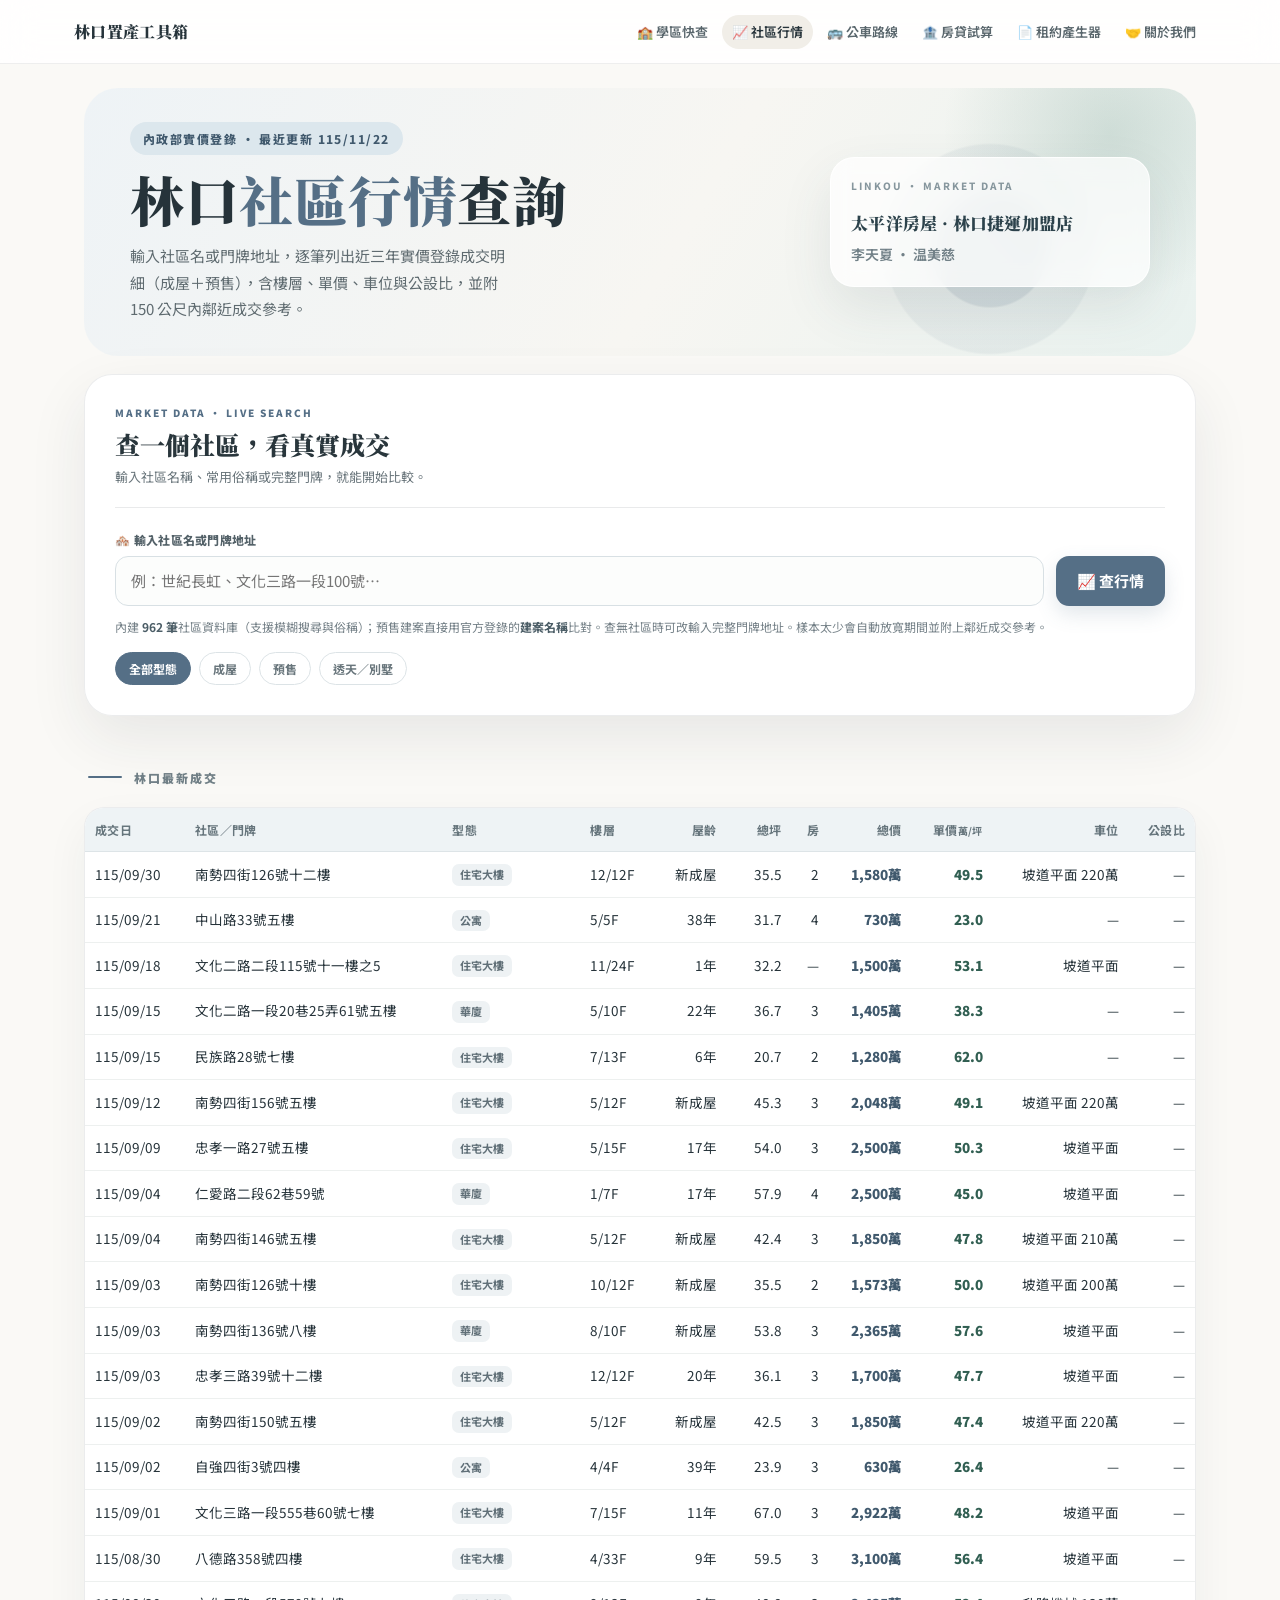
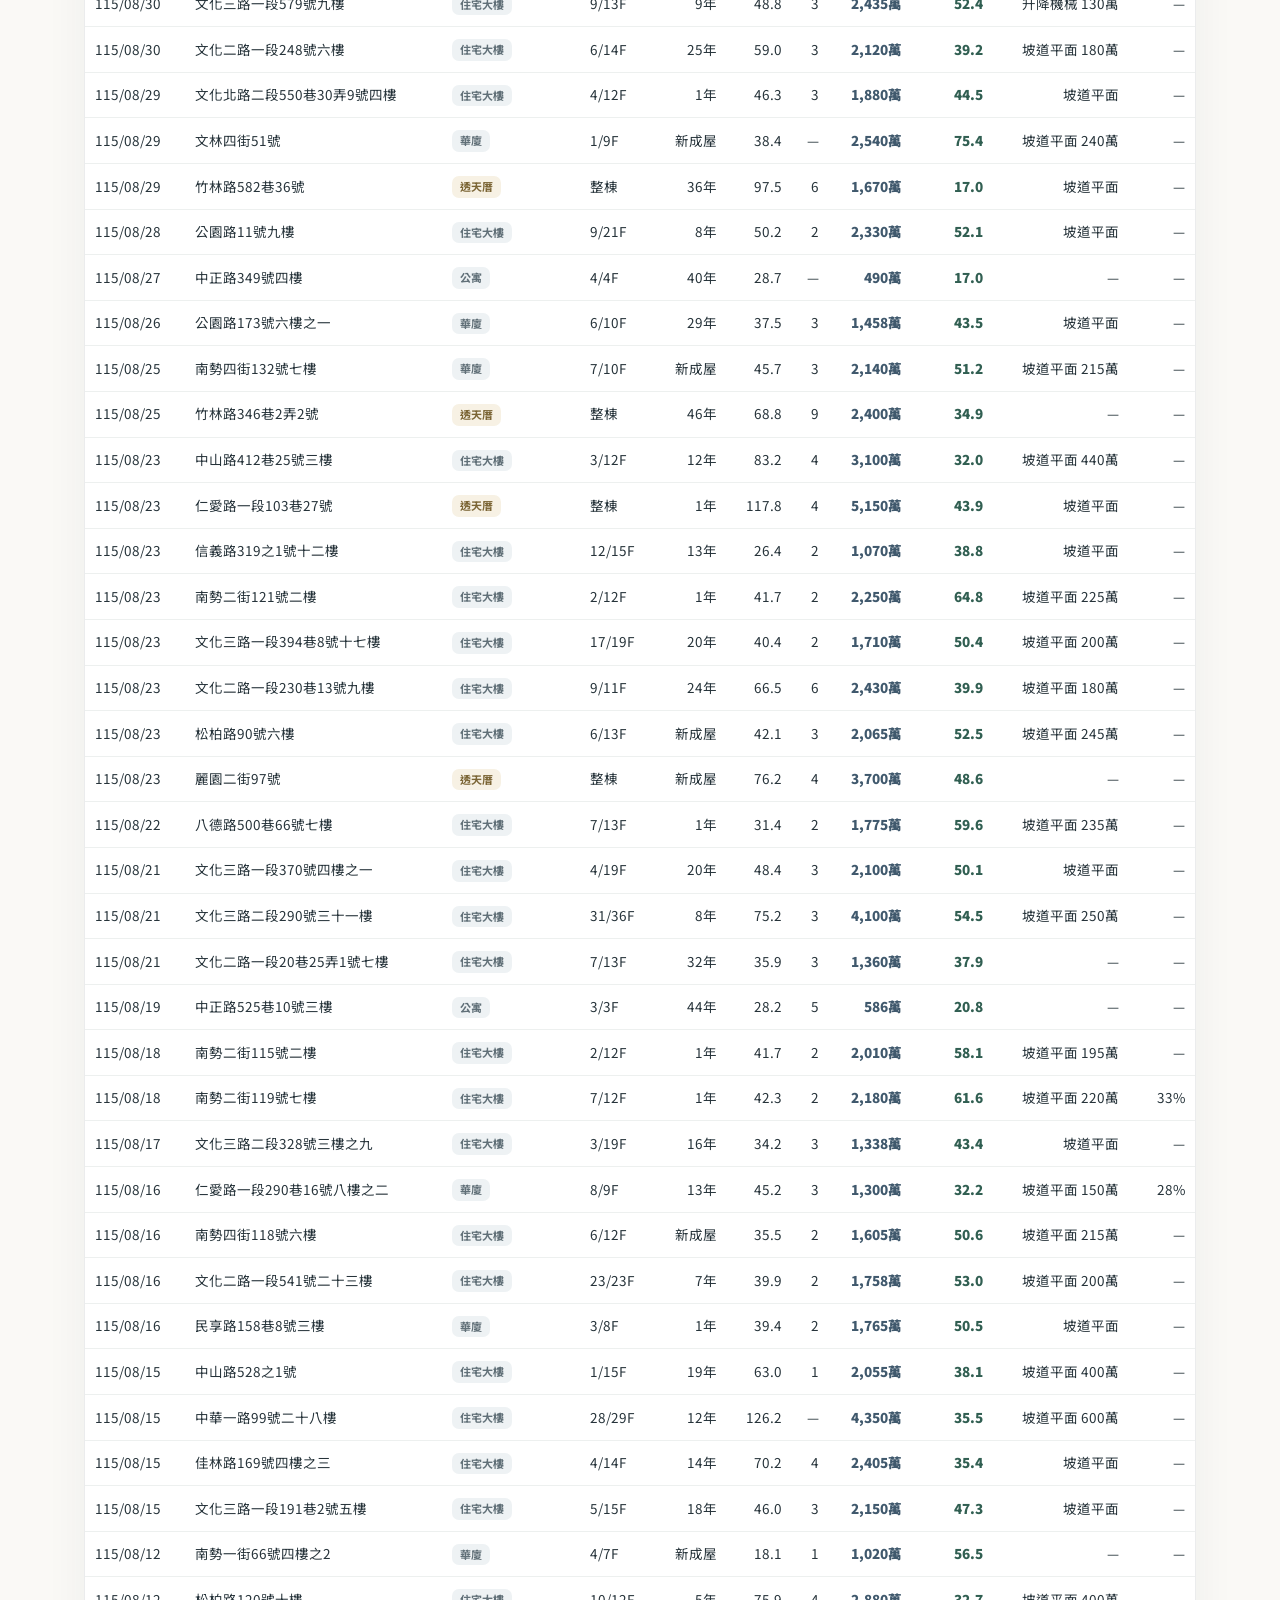
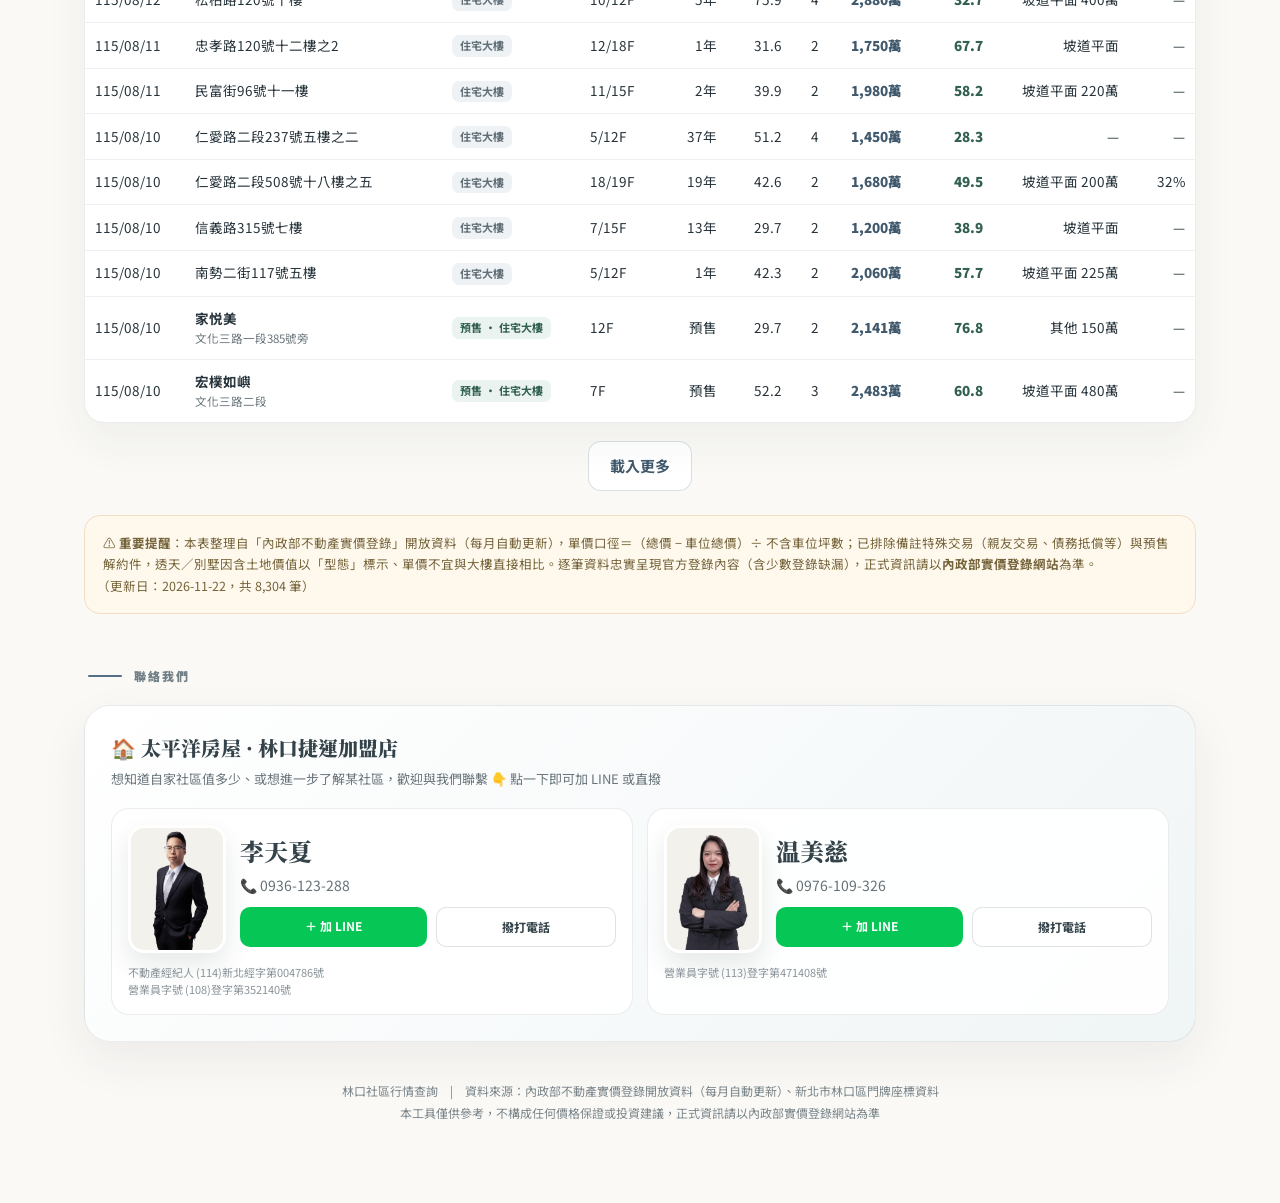
<file: price/index.html>
<!DOCTYPE html>
<html lang="zh-Hant">
<head>
<meta charset="UTF-8">
<meta name="viewport" content="width=device-width, initial-scale=1.0, viewport-fit=cover">
<title>社區行情查詢 — 林口置產工具箱</title>
<!-- 搜尋引擎描述 + LINE/FB 分享預覽卡（Open Graph） -->
<meta name="description" content="輸入社區名或門牌地址，查林口近三年實價登錄逐筆成交明細（成屋＋預售），含樓層、單價、車位與公設比，並附 150 公尺內鄰近成交參考。">
<meta property="og:type" content="website">
<meta property="og:site_name" content="林口置產工具箱">
<meta property="og:locale" content="zh_TW">
<meta property="og:title" content="社區行情查詢 — 林口置產工具箱">
<meta property="og:description" content="輸入社區名或門牌地址，查林口近三年實價登錄逐筆成交明細（成屋＋預售），含樓層、單價、車位與公設比，並附 150 公尺內鄰近成交參考。">
<meta property="og:url" content="https://swcasa.com/price/">
<link rel="preconnect" href="https://fonts.googleapis.com">
<link rel="preconnect" href="https://fonts.gstatic.com" crossorigin>
<link href="https://fonts.googleapis.com/css2?family=Noto+Sans+TC:wght@400;500;700;900&family=Noto+Serif+TC:wght@600;700;900&display=swap" rel="stylesheet">
<link rel="stylesheet" href="../style.css">
<!-- 網站圖示：瀏覽器分頁小圖＋手機「加入主畫面」圖示；theme-color＝手機瀏覽器上方框色 -->
<link rel="icon" type="image/svg+xml" href="../img/favicon.svg">
<link rel="apple-touch-icon" href="../img/apple-touch-icon.png">
<link rel="manifest" href="../manifest.json">
<meta name="theme-color" content="#FAF9F6">
<!-- 加入主畫面全螢幕模式：iOS Safari「加入主畫面」後用圖示打開會像獨立 App，沒有網址列 -->
<meta name="apple-mobile-web-app-capable" content="yes">
<meta name="mobile-web-app-capable" content="yes">
<meta name="apple-mobile-web-app-status-bar-style" content="default">
<meta name="apple-mobile-web-app-title" content="社區行情">
<!-- 流量統計（GoatCounter）：匿名計數、無 cookie；只在正式網站計數，本機 file:// 測試不會灌水 -->
<script>
if(location.protocol==='https:'){
  var _gc=document.createElement('script');
  _gc.async=true; _gc.src='https://gc.zgo.at/count.js';
  _gc.setAttribute('data-goatcounter','https://linkou-toolbox.goatcounter.com/count');
  document.head.appendChild(_gc);
}
</script>
<script>
/* 防同業以 iframe 內嵌冒用本工具：偵測到被「他站」內嵌就把整頁導回本站。 */
(function(){
  if(window.top===window.self)return;
  try{
    if(window.top.location.hostname!==location.hostname){ window.top.location.href=location.href; }
  }catch(e){ window.top.location.href=location.href; }
})();
</script>
<script>
/* 有 JavaScript 時才啟用進場動畫，避免關閉 JavaScript 後內容消失 */
document.documentElement.classList.add('js');
</script>
<style>
  /* ── 查詢區 ── */
  .search{margin-top:18px;padding:20px}
  .search .row{display:flex;gap:12px;align-items:flex-end;flex-wrap:wrap}
  .autocomplete{position:absolute;left:0;right:0;top:calc(100% + 4px);background:#fff;border:1.5px solid var(--line);
    border-radius:12px;box-shadow:var(--shadow);max-height:240px;overflow:auto;z-index:1000;display:none}
  .autocomplete.show{display:block}
  .ac-item{padding:11px 14px;cursor:pointer;font-size:14px;border-bottom:1px solid var(--bg2);transition:.15s}
  .ac-item:last-child{border-bottom:none}
  .ac-item:hover,.ac-item.active{background:var(--bg2)}
  .ac-item .li-tag{font-size:11px;color:var(--clay-d);background:var(--bg2);padding:2px 7px;border-radius:6px;margin-left:8px;font-weight:700}
  .ac-empty{padding:12px 14px;font-size:13px;color:var(--ink-soft);font-style:italic}

  /* 型態切換膠囊 */
  .pills{display:flex;gap:8px;flex-wrap:wrap;margin-top:14px}
  .pill{border:1.5px solid var(--line);background:#fff;color:var(--ink-soft);font-family:var(--sans);font-weight:700;
    font-size:13px;padding:7px 14px;border-radius:999px;cursor:pointer;transition:.15s}
  .pill:hover{border-color:var(--clay)}
  .pill.on{background:var(--clay);border-color:var(--clay);color:#fff}

  /* ── 統計摘要 ── */
  .stats{display:grid;grid-template-columns:repeat(auto-fit,minmax(140px,1fr));gap:12px;margin-top:16px}
  .stat{background:var(--bg2);border:1px solid var(--line);border-radius:14px;padding:12px 16px}
  .stat .k{font-size:12px;color:var(--ink-soft);font-weight:700}
  .stat .v{font-family:var(--serif);font-weight:900;font-size:22px;color:var(--clay-d);margin-top:2px}
  .stat .v small{font-size:12px;font-weight:700;color:var(--ink-soft)}

  /* 放寬提示（樣本不足自動放寬時的表頭說明） */
  .widen-note{background:#FBF3E0;border:1px solid #EBD8AE;border-radius:10px;padding:8px 14px;
    font-size:13px;color:#7a6a3e;margin-top:12px;font-weight:700}

  /* ── 明細表（電腦版） ── */
  .tbl-wrap{overflow-x:auto;margin-top:14px;border:1px solid var(--line);border-radius:14px;background:#fff}
  table.pt{width:100%;border-collapse:collapse;font-size:13.5px;min-width:860px}
  .pt th{position:sticky;top:0;background:var(--bg2);color:var(--ink-soft);font-size:12px;letter-spacing:.4px;
    text-align:right;padding:10px 10px;border-bottom:1.5px solid var(--line);white-space:nowrap}
  .pt th:nth-child(-n+4){text-align:left}
  .pt th .pbr{display:none}
  .pt td{padding:9px 10px;border-bottom:1px solid var(--bg2);text-align:right;white-space:nowrap}
  .pt td:nth-child(-n+4){text-align:left}
  .pt tr:last-child td{border-bottom:none}
  .pt tr:hover td{background:#FDF9F1}
  .pt .addr{max-width:260px;overflow:hidden;text-overflow:ellipsis}
  .pt .addr .sub-a{display:block;font-size:11.5px;color:var(--ink-soft)}
  .pt .t-price{font-weight:900;color:var(--clay-d)}
  .pt .t-unit{font-weight:900;color:var(--teal-d)}
  tr.hl td{background:#F3EEE2}
  tr.hl:hover td{background:#EFE8D8}

  /* 型態小標 */
  .tag{display:inline-block;font-size:11px;font-weight:700;padding:2px 8px;border-radius:6px;
    background:var(--bg2);color:var(--ink-soft);white-space:nowrap}
  .tag.pre{background:#E7F0EB;color:var(--teal-d)}
  .tag.house{background:#FBF3E0;color:#7a6a3e}
  .dist-tag{display:inline-block;font-size:11px;font-weight:700;padding:2px 8px;border-radius:6px;
    background:#EDF2F7;color:#4a5f74;margin-left:6px;white-space:nowrap}

  /* ── 明細卡（手機版） ── */
  .cards{display:none;margin-top:14px}
  .pcard{background:#fff;border:1px solid var(--line);border-radius:14px;padding:14px 16px;margin-bottom:10px}
  .pcard.hl{background:#F7F2E6;border-color:#E0D2B4}
  .pcard .top{display:flex;justify-content:space-between;align-items:center;gap:8px;flex-wrap:wrap}
  .pcard .date{font-size:12.5px;color:var(--ink-soft);font-weight:700}
  .pcard .nm{font-weight:900;font-size:15.5px;margin-top:4px;line-height:1.4}
  .pcard .nm .sub-a{display:block;font-size:12px;color:var(--ink-soft);font-weight:400}
  .pcard .figs{display:flex;gap:16px;margin-top:8px;align-items:baseline}
  .pcard .figs .tp{font-family:var(--serif);font-weight:900;font-size:21px;color:var(--clay-d)}
  .pcard .figs .up{font-family:var(--serif);font-weight:900;font-size:17px;color:var(--teal-d)}
  .pcard .figs small{font-size:11px;color:var(--ink-soft);font-weight:700}
  .pcard .meta{display:flex;gap:10px 16px;flex-wrap:wrap;margin-top:6px;font-size:12.5px;color:var(--ink-soft)}
  .pcard .meta b{color:var(--ink)}
  @media(max-width:760px){ .tbl-wrap{display:none} .cards{display:block} }

  .more-wrap{text-align:center;margin-top:14px}
  .empty-box{background:#fff;border:1px dashed var(--line);border-radius:14px;padding:26px;text-align:center;
    color:var(--ink-soft);font-size:14px;margin-top:14px}

  /* ── 聯絡卡（與他頁同款） ── */
  .contact{margin-top:18px;padding:22px}
  .contact .co{font-family:var(--serif);font-weight:900;font-size:19px;color:var(--clay-d);display:flex;align-items:center;gap:8px}
  .contact .sub{font-size:13px;color:var(--ink-soft);margin:4px 0 16px}
  .agents{display:grid;grid-template-columns:1fr 1fr;gap:16px}
  @media(max-width:680px){.agents{grid-template-columns:1fr} .agent .top{flex-direction:column;align-items:stretch} .agent .photo{width:210px;height:280px;align-self:center;margin-bottom:4px} .agent .info{text-align:center;max-width:300px;margin:0 auto} .agent .lic{text-align:center} .agent .nm{font-size:25px} .agent .ph{font-size:16px}}
  .agent{border:1px solid var(--line);border-radius:14px;padding:16px;background:var(--bg2)}
  .agent .top{display:flex;gap:14px;align-items:center}
  .agent .photo{width:160px;height:210px;flex:0 0 auto;border-radius:12px;object-fit:cover;object-position:50% 12%;border:1px solid var(--line);background:var(--bg);box-shadow:var(--shadow)}
  .agent .info{flex:1 1 auto;min-width:0}
  .agent .nm{font-family:var(--serif);font-weight:900;font-size:30px}
  .agent .ph{font-size:19px;color:var(--ink-soft);margin:4px 0 16px}
  .agent .acts{display:flex;gap:9px;flex-wrap:wrap}
  .agent .acts a{flex:1 1 auto;text-align:center;text-decoration:none;font-size:16px;padding:14px 20px}
  .btn-line{background:#06C755;color:#fff} .btn-line:hover{background:#05b34d}
  .btn-call{background:#2C2620;color:#fff} .btn-call:hover{background:#000}
  .lic{font-size:11px;color:#aa9b85;margin-top:11px;line-height:1.55}

  /* 右下角固定品牌浮水印（與他頁同款） */
  .brand-badge{position:fixed;right:14px;bottom:14px;z-index:1200;text-align:right;text-decoration:none;
    font-family:var(--sans);font-size:12px;line-height:1.45;color:#F3E6CE;
    background:rgba(44,38,32,.92);padding:8px 12px;border-radius:12px;
    border:1px solid rgba(243,230,206,.28);box-shadow:var(--shadow);
    opacity:0;pointer-events:none;transform:translateY(8px);transition:opacity .25s,transform .2s,background .15s}
  .brand-badge.show{opacity:1;pointer-events:auto;transform:none}
  .brand-badge b{display:block;font-family:var(--serif);font-size:13px;color:#fff;letter-spacing:.3px}
  .brand-badge.show:hover{background:rgba(44,38,32,1);transform:translateY(-2px)}
  @media(max-width:600px){.brand-badge{font-size:11px;padding:6px 9px;right:8px;bottom:8px}.brand-badge b{font-size:12px}}

  /* ── 列印／存 PDF：藏操作介面、保留查詢結果，讓瀏覽器自然分頁（比照 listing/ 頁做法） ──
     以下多用 !important：price-page 專屬樣式來自 style-next.css，選擇器比這裡的規則更精準，
     不加 !important 會被蓋掉（例如 .price-page .sec-title、.price-page .tbl-wrap）。 */
  @media print{
    .site-nav,.nav-progress,.search,.brand-badge,.toast,.more-wrap,#allSec,#printBtn{display:none!important}
    .hero p{display:none!important}
    body{background:#fff}
    .wrap{max-width:none;padding:0}
    /* 紙張邊界縮窄，讓表格可用寬度變大（瀏覽器預設留白偏寬，實際印表機都印得到） */
    @page{margin:10mm 8mm}
    /* 明細表：拿掉橫向捲軸（印表機印不出可捲動區塊，只會留一條灰色軌道），縮小欄寬字級讓整欄印得下
       表格改 table-layout:fixed＋固定每欄寬度百分比、文字改可換行：
       原本每格 white-space:nowrap，遇到「社區/門牌」欄加了鄰近距離標籤、或「車位」欄變成「坡道平面 150萬」這種長文字時，
       表格會被撐寬到超出紙張可印範圍，最右邊的「公設比」欄就被印表機直接切掉（鄰近 150 公尺參考表最容易中招）。 */
    .tbl-wrap{display:block!important;overflow-x:visible!important;box-shadow:none!important;border:1px solid #ccc!important;border-radius:0!important}
    table.pt{min-width:0!important;width:100%!important;table-layout:fixed!important;font-size:10.5px!important}
    /* 表頭 position:sticky 是為了畫面上下捲動時固定表頭，紙本用不到；
       Chrome 印表機分頁時對 sticky 表頭的欄寬計算不穩定，兩張表格的同一欄常常對不齊，關掉就正常了 */
    .pt th{position:static!important}
    .pt th,.pt td{padding:6px 6px!important;white-space:normal!important;word-break:break-word!important}
    .pt .addr{max-width:none!important;overflow:visible!important;text-overflow:clip!important}
    /* 欄寬改由 colgroup 的 col 決定（見 tableHTML() 的說明），不再逐格用 :nth-child 設寬度：
       瀏覽器印表機分頁時是照 colgroup 排欄寬，兩張表格共用同一份 class 才能穩定對齊、不跑位。
       成交日「115/04/15」需要完整一行的寬度，故此欄配得比原本寬，其餘欄位相應收窄 */
    .pt col.c1{width:11%!important} .pt td:nth-child(1){white-space:nowrap!important}
    .pt col.c2{width:22%!important}
    .pt col.c3{width:8%!important}
    .pt col.c4{width:7%!important}
    .pt col.c5{width:6%!important}
    .pt col.c6{width:6%!important}
    .pt col.c7{width:4%!important}
    .pt col.c8{width:9%!important}
    .pt col.c9{width:7%!important}
    .pt col.c10{width:12%!important}
    .pt col.c11{width:8%!important}
    /* 「單價萬/坪」「公設比」欄太窄，文字自動換行的斷點很醜（例如「公設」跟「比」硬拆開卻沒對齊）；
       改成用 .pbr 手動控制斷行位置，排成工整的兩排 */
    .pt th .pbr{display:inline!important}
    .pt th:nth-child(9),.pt th:nth-child(11){text-align:center!important}
    .cards{display:none!important}
    /* 統計卡：置中＋加大字級，紙本才看得清楚（上一版縮太小了） */
    .stats{gap:10px!important}
    .stat{box-shadow:none!important;border:1.5px solid #999!important;padding:14px 12px!important;text-align:center!important}
    .stat .v{font-size:24px!important;margin-top:6px!important}
    .stat .k{font-size:13px!important;color:#444!important}
    /* 段落標題：畫面上是低調的小標籤，印出來要更明顯才看得清楚是哪一段 */
    .sec-title{font-size:15px!important;color:#2C424B!important;font-weight:900!important;letter-spacing:.02em!important;padding:10px 4px 8px!important}
    .sec-title .bar{width:5px!important;height:16px!important;border-radius:3px!important}
    /* 聯絡資料：紙本不需要大頭照，只留文字聯絡方式 */
    .agent .photo{display:none!important}
    .agent .top{gap:0!important}
  }
</style>
<link rel="stylesheet" href="../style-next.css">
</head>
<body class="next-page price-page">

<!-- 全站導覽列 -->
<nav class="site-nav">
  <div class="nav-inner">
    <a href="../" class="nav-logo">林口置產工具箱</a>
    <div class="nav-links">
      <a href="../school/">🏫 學區快查</a>
      <a href="../price/" class="active">📈 社區行情</a>
      <a href="../bus/">🚌 公車路線</a>
      <a href="../mortgage/">🏦 房貸試算</a>
      <a href="../rent/">📄 租約產生器</a>
      <a href="../about/">🤝 關於我們</a>
    </div>
  </div>
  <span class="nav-progress" aria-hidden="true"></span>
</nav>

<div class="wrap">

  <header class="hero">
    <div>
      <span class="badge" id="heroBadge">內政部實價登錄 · 每月自動更新</span>
      <h1>林口<span class="mk">社區行情</span>查詢</h1>
      <p>輸入社區名或門牌地址，逐筆列出近三年實價登錄成交明細（成屋＋預售），含樓層、單價、車位與公設比，並附 150 公尺內鄰近成交參考。</p>
    </div>
    <div class="yr">
      <span class="yr-biz">太平洋房屋 · 林口捷運加盟店</span><span class="yr-nm">李天夏 · 温美慈</span>
    </div>
  </header>

  <!-- 查詢區 -->
  <section class="panel search price-reveal">
    <div class="search-head">
      <span class="eyebrow">MARKET DATA · LIVE SEARCH</span>
      <h2>查一個社區，看真實成交</h2>
      <p>輸入社區名稱、常用俗稱或完整門牌，就能開始比較。</p>
    </div>
    <div class="row">
      <div class="field" style="position:relative">
        <label class="lbl">🏘️ 輸入社區名或門牌地址</label>
        <input type="text" id="qInput" placeholder="例：世紀長虹、文化三路一段100號…" autocomplete="off">
        <div id="qList" class="autocomplete"></div>
      </div>
      <button class="btn" id="qBtn">📈 查行情</button>
    </div>
    <div class="hint">內建 <b>962 筆</b>社區資料庫（支援模糊搜尋與俗稱）；預售建案直接用官方登錄的<b>建案名稱</b>比對。查無社區時可改輸入完整門牌地址。樣本太少會自動放寬期間並附上鄰近成交參考。</div>
    <div class="pills" id="typePills">
      <button class="pill on" data-t="all">全部型態</button>
      <button class="pill" data-t="r">成屋</button>
      <button class="pill" data-t="p">預售</button>
      <button class="pill" data-t="h">透天／別墅</button>
    </div>
  </section>

  <!-- 統計摘要（樣本 ≥5 才顯示） -->
  <div id="statsBox" style="display:none"></div>

  <!-- 查詢結果：本社區成交 -->
  <div id="mainSec" style="display:none">
    <h2 class="sec-title"><span class="bar"></span><span id="mainTitle"></span>
      <button class="btn ghost no-print" id="printBtn" style="float:right;font-size:13px">🖨 列印／存 PDF</button>
    </h2>
    <div id="mainNote"></div>
    <div id="mainList"></div>
  </div>

  <!-- 查詢結果：鄰近參考 -->
  <div id="nearSec" style="display:none">
    <h2 class="sec-title"><span class="bar"></span><span id="nearTitle"></span></h2>
    <div class="hint" style="margin:0 4px 10px">以社區位置為中心、方圓約 150 公尺內的其他成交（依官方門牌座標計算），供比價參考；屋齡與條件可能與本社區不同。</div>
    <div id="nearList"></div>
  </div>

  <!-- 未查詢時：全區最新成交 -->
  <div id="allSec" class="price-reveal">
    <h2 class="sec-title"><span class="bar"></span>林口最新成交</h2>
    <div id="allList"></div>
    <div class="more-wrap"><button class="btn ghost" id="moreBtn">載入更多</button></div>
  </div>

  <div class="disc price-reveal" id="discBox">
    ⚠️ <b>重要提醒</b>：本表整理自「內政部不動產實價登錄」開放資料（每月自動更新），單價口徑＝（總價 − 車位總價）÷ 不含車位坪數；已排除備註特殊交易（親友交易、債務抵償等）與預售解約件，透天／別墅因含土地價值以「型態」標示、單價不宜與大樓直接相比。逐筆資料忠實呈現官方登錄內容（含少數登錄缺漏），正式資訊請以<b>內政部實價登錄網站</b>為準。
  </div>

  <!-- 聯絡卡（置底） -->
  <h2 id="contact" class="sec-title price-reveal"><span class="bar"></span>聯絡我們</h2>
  <section class="panel contact price-reveal">
    <div class="co">🏠 太平洋房屋 · 林口捷運加盟店</div>
    <div class="sub">想知道自家社區值多少、或想進一步了解某社區，歡迎與我們聯繫 👇 點一下即可加 LINE 或直撥</div>
    <div class="agents">
      <div class="agent">
        <div class="top">
          <img class="photo" src="../img/agent-lee.png" alt="李天夏" loading="lazy" onerror="this.style.display='none'">
          <div class="info">
            <div class="nm">李天夏</div>
            <div class="ph">📞 0936-123-288</div>
            <div class="acts">
              <a class="btn btn-line" href="https://line.me/ti/p/oCqi-eVJvI" target="_blank" rel="noopener">＋ 加 LINE</a>
              <a class="btn btn-call" href="tel:0936123288">撥打電話</a>
            </div>
          </div>
        </div>
        <div class="lic">不動產經紀人 (114)新北經字第004786號<br>營業員字號 (108)登字第352140號</div>
      </div>
      <div class="agent">
        <div class="top">
          <img class="photo" src="../img/agent-wen.png" alt="温美慈" loading="lazy" onerror="this.style.display='none'">
          <div class="info">
            <div class="nm">温美慈</div>
            <div class="ph">📞 0976-109-326</div>
            <div class="acts">
              <a class="btn btn-line" href="https://line.me/ti/p/KLYEW95HzP" target="_blank" rel="noopener">＋ 加 LINE</a>
              <a class="btn btn-call" href="tel:0976109326">撥打電話</a>
            </div>
          </div>
        </div>
        <div class="lic">營業員字號 (113)登字第471408號</div>
      </div>
    </div>
  </section>

  <footer>
    林口社區行情查詢　|　資料來源：內政部不動產實價登錄開放資料（每月自動更新）、新北市林口區門牌座標資料<br>
    本工具僅供參考，不構成任何價格保證或投資建議，正式資訊請以內政部實價登錄網站為準
  </footer>
</div>

<!-- 右下角固定品牌浮水印：往下捲離頂部後才淡入，點擊捲到聯絡區 -->
<a class="brand-badge" href="#contact"><b>太平洋房屋 · 林口捷運加盟店</b>李天夏 · 温美慈　☎ 點我聯絡</a>
<script>
(function(){
  var b=document.querySelector('.brand-badge'); if(!b)return;
  var f=function(){ b.classList.toggle('show', window.scrollY>220); };
  window.addEventListener('scroll',f,{passive:true}); f();
})();
</script>

<script>
/* 行情頁視覺互動：導覽陰影、閱讀進度與分段進場；不介入行情查詢邏輯 */
(function(){
  const nav=document.querySelector('.site-nav');
  const progress=document.querySelector('.nav-progress');
  const reduceMotion=window.matchMedia('(prefers-reduced-motion: reduce)').matches;
  let ticking=false;

  function updateScrollVisuals(){
    const y=window.scrollY||document.documentElement.scrollTop;
    const max=document.documentElement.scrollHeight-window.innerHeight;
    nav.classList.toggle('nav-scrolled',y>16);
    progress.style.width=(max>0?Math.min(100,y/max*100):0)+'%';
    ticking=false;
  }

  window.addEventListener('scroll',function(){
    if(!ticking){requestAnimationFrame(updateScrollVisuals);ticking=true;}
  },{passive:true});
  updateScrollVisuals();

  const reveals=document.querySelectorAll('.price-reveal');
  if(reduceMotion||!('IntersectionObserver' in window)){
    reveals.forEach(function(item){item.classList.add('is-visible');});
    return;
  }
  const observer=new IntersectionObserver(function(entries){
    entries.forEach(function(entry){
      if(entry.isIntersecting){
        entry.target.classList.add('is-visible');
        observer.unobserve(entry.target);
      }
    });
  },{threshold:window.innerWidth<=640?.05:.1});
  reveals.forEach(function(item){observer.observe(item);});
})();
</script>

<div class="toast" id="toast"></div>

<!-- 資料與共用純函式：linkou-data(社區/門牌) → community-doors(社區↔門牌對照庫) → report-logic(parseHouse/houseCoord/distM/commDoorSet) → price-list-data(逐筆行情) -->
<script src="../linkou-data.js"></script>
<script src="../community-doors.js"></script>
<script src="../report-logic.js"></script>
<script src="../price-list-data.js"></script>
<script>
const $ = s => document.querySelector(s);
let toastTimer=null;
function toast(msg){
  const t=$("#toast"); t.textContent=msg; t.classList.add('show');
  clearTimeout(toastTimer); toastTimer=setTimeout(()=>t.classList.remove('show'),2600);
}
function esc(s){return String(s==null?'':s).replace(/[&<>"']/g,c=>({'&':'&amp;','<':'&lt;','>':'&gt;','"':'&quot;',"'":'&#39;'}[c]));}

/* ── 資料展開：緊湊陣列 → 物件（欄位意義見 price-list-data.js 檔頭） ── */
const RECS = PRICE_ROWS.map(row=>{
  const o={}; PRICE_COLS.forEach((c,i)=>o[c]=row[i]); return o;
});

/* 座標與門牌解析快取：只在第一次查詢時算（9 千筆約零點幾秒，開頁不卡） */
let COORDS=null, PARSED=null;
function ensureCoords(){
  if(COORDS)return;
  COORDS=new Array(RECS.length); PARSED=new Array(RECS.length);
  RECS.forEach((r,i)=>{
    PARSED[i]=parseHouse(r.a);
    const c=houseCoord(r.a);            // 預售工地地址常查不到座標，查不到就不進鄰近參考
    COORDS[i]=c?[c.lat,c.lon]:null;
  });
}

/* ── 顯示小工具 ── */
function dTxt(d){const s=String(d);return s.slice(0,3)+'/'+s.slice(3,5)+'/'+s.slice(5);}
function ageTxt(r){
  if(r.k==='p')return'預售';
  if(!r.by)return'—';
  const a=Math.floor(r.d/10000)-r.by;
  return a<=0?'新成屋':a+'年';
}
function floorTxt(r){
  if(r.f==='全')return'整棟';
  if(r.f)return r.f+(r.tf?'/'+r.tf:'')+'F';
  return r.tf?('—/'+r.tf+'F'):'—';
}
function parkTxt(r){
  if(!r.ps&&!r.pp)return'—';
  return (PRICE_PT[r.pt]||'有車位')+(r.pp?' '+fmt(r.pp)+'萬':'');
}
function unitTxt(r){return r.u?r.u.toFixed(1):'—';}
function gsTxt(r){return r.gs<0?'—':r.gs+'%';}
function btTag(r){
  const n=PRICE_BT[r.bt]||'';
  const cls=(r.bt===3||r.bt===4)?'tag house':(r.k==='p'?'tag pre':'tag');
  return `<span class="${cls}">${r.k==='p'?'預售 · ':''}${esc(n)}</span>`;
}
function nameCell(r){
  if(r.k==='p'&&r.cm)return `<b>${esc(r.cm)}</b><span class="sub-a">${esc(r.a)}</span>`;
  return esc(r.a);
}

/* ── 明細呈現：電腦橫表＋手機卡片（CSS 依寬度只顯示其一） ── */
function tableHTML(rows,withDist){
  /* colgroup 固定欄寬（配合 CSS .pt col.c1~c11，只在列印生效）：
     比逐格用 :nth-child 設定寬度更保險——列印分頁時瀏覽器是照 colgroup 決定欄寬，
     兩張表格（本社區成交／鄰近150公尺）用同一份 colgroup 結構，欄寬才能穩定對齊。 */
  let h=`<div class="tbl-wrap"><table class="pt">
    <colgroup><col class="c1"><col class="c2"><col class="c3"><col class="c4"><col class="c5">
    <col class="c6"><col class="c7"><col class="c8"><col class="c9"><col class="c10"><col class="c11"></colgroup>
    <thead><tr>
    <th>成交日</th><th>社區／門牌</th><th>型態</th><th>樓層</th><th>屋齡</th>
    <th>總坪</th><th>房</th><th>總價</th><th>單價<br class="pbr"><small>萬/坪</small></th><th>車位</th><th>公設<br class="pbr">比</th></tr></thead><tbody>`;
  for(const r of rows){
    h+=`<tr${r._hl?' class="hl"':''}>
      <td>${dTxt(r.d)}</td>
      <td class="addr">${nameCell(r)}${withDist&&r._dist!=null?`<span class="dist-tag">${r._dist}m</span>`:''}</td>
      <td>${btTag(r)}</td>
      <td>${floorTxt(r)}</td><td>${ageTxt(r)}</td>
      <td>${r.s?r.s.toFixed(1):'—'}</td><td>${r.r||'—'}</td>
      <td class="t-price">${fmt(r.t)}萬</td>
      <td class="t-unit">${unitTxt(r)}</td>
      <td>${parkTxt(r)}</td><td>${gsTxt(r)}</td></tr>`;
  }
  return h+`</tbody></table></div>`;
}
function cardsHTML(rows,withDist){
  let h=`<div class="cards">`;
  for(const r of rows){
    h+=`<div class="pcard${r._hl?' hl':''}">
      <div class="top"><span class="date">${dTxt(r.d)}</span>
        <span>${btTag(r)}${withDist&&r._dist!=null?`<span class="dist-tag">${r._dist}m</span>`:''}</span></div>
      <div class="nm">${nameCell(r)}</div>
      <div class="figs">
        <span class="tp">${fmt(r.t)}<small>萬</small></span>
        <span class="up">${unitTxt(r)}<small>萬/坪</small></span>
      </div>
      <div class="meta">
        <span>樓層 <b>${floorTxt(r)}</b></span><span>屋齡 <b>${ageTxt(r)}</b></span>
        <span>總坪 <b>${r.s?r.s.toFixed(1):'—'}</b></span><span>房 <b>${r.r||'—'}</b></span>
        <span>車位 <b>${parkTxt(r)}</b></span><span>公設比 <b>${gsTxt(r)}</b></span>
      </div></div>`;
  }
  return h+`</div>`;
}
function listHTML(rows,withDist){return tableHTML(rows,withDist)+cardsHTML(rows,withDist);}

/* ── 型態篩選膠囊 ── */
let curType='all';
function applyType(rows){
  if(curType==='r')return rows.filter(r=>r.k==='r'&&r.bt!==3&&r.bt!==4);
  if(curType==='p')return rows.filter(r=>r.k==='p');
  if(curType==='h')return rows.filter(r=>r.bt===3||r.bt===4);
  return rows;
}

/* ── 樣本不足自動放寬：近 1 年 → 2 年 → 3 年（滿 5 筆就停） ── */
function widen(rows){
  const md=PRICE_META.maxDate;
  for(const yrs of [1,2,3]){
    const w=rows.filter(r=>r.d>=md-yrs*10000);
    if(w.length>=5||yrs===3)return {rows:w,yrs};
  }
}

/* ── 統計摘要（樣本 ≥5 才顯示；透天含土地價值，不列入單價統計） ── */
function median(arr){
  if(!arr.length)return null;
  const a=[...arr].sort((x,y)=>x-y), m=Math.floor(a.length/2);
  return a.length%2?a[m]:(a[m-1]+a[m])/2;
}
function renderStats(rows,yrs){
  const box=$("#statsBox");
  const stat=rows.filter(r=>r.bt!==3&&r.bt!==4&&r.u>0);
  if(stat.length<5){box.style.display='none';box.innerHTML='';return;}
  const u=median(stat.map(r=>r.u)), t=median(stat.map(r=>r.t)), s=median(stat.map(r=>r.s));
  box.innerHTML=`<div class="stats">
    <div class="stat"><div class="k">單價中位數（近 ${yrs} 年）</div><div class="v">${u.toFixed(1)}<small> 萬/坪</small></div></div>
    <div class="stat"><div class="k">總價中位數</div><div class="v">${fmt(t)}<small> 萬</small></div></div>
    <div class="stat"><div class="k">坪數中位數（含車位）</div><div class="v">${s.toFixed(1)}<small> 坪</small></div></div>
    <div class="stat"><div class="k">樣本數</div><div class="v">${stat.length}<small> 筆${stat.length!==rows.length?'（不含透天）':''}</small></div></div>
  </div>`;
  box.style.display='block';
}

/* ── 查詢主流程 ──
   社區模式：預售用「建案名稱」模糊比對；成屋用 commDoorSet 的整串門牌基底精準比對
             （community-doors.js 對照庫＋建檔地址聯集，跨棟跨街的社區也抓得全）；
             再以社區座標抓方圓 150m 鄰近成交當參考（樂居沒有的差異化）。
   地址模式：同上，但門牌集合只有輸入的那一個基底，中心點＝輸入的門牌。 */
let lastQuery=null;   // {label, exact:[], near:[]}（切換型態膠囊時重畫用）

function normalizeComm(s){return (s||'').replace(/管理委員會|管委會|社區|大廈|大樓|公寓|住戶|集合住宅|管理負責人/g,'').toLowerCase().trim();}

function collectRows(label,keys,center,nq){
  ensureCoords();
  RECS.forEach(r=>{delete r._hl;delete r._dist;});   // 清掉上一次查詢的高亮/距離標記
  const exact=[],near=[];
  RECS.forEach((r,i)=>{
    if(nq&&r.k==='p'&&r.cm){
      const nc=normalizeComm(r.cm);
      if(nc&&nc.length>=2&&(nc===nq||nc.includes(nq)||nq.includes(nc))){exact.push(r);return;}
    }
    if(keys&&PARSED[i]&&keys.has(PARSED[i].road+'|'+PARSED[i].lk+'|'+PARSED[i].num.split('-')[0])){exact.push(r);return;}
    if(center&&COORDS[i]){
      const dm=distM(center.lat,center.lon,COORDS[i][0],COORDS[i][1]);
      if(dm<=150){r._dist=Math.round(dm);near.push(r);}
    }
  });
  exact.forEach(r=>r._hl=true);
  lastQuery={label,exact,near,hasCenter:!!center};
  renderQuery();
}

function renderQuery(){
  const q=lastQuery; if(!q)return;
  const exactT=applyType(q.exact);
  const w=widen(exactT);
  $("#allSec").style.display='none';

  // 本社區成交
  $("#mainSec").style.display='block';
  $("#mainTitle").textContent=`「${q.label}」成交明細`;
  document.title=`${q.label} 社區行情 — 林口置產工具箱`;   // 另存 PDF 檔名跟著社區名，方便歸檔
  let note='';
  if(w.rows.length&&w.yrs>1)note=`<div class="widen-note">近 1 年成交較少，已自動放寬顯示<b>近 ${w.yrs} 年</b>共 ${w.rows.length} 筆。</div>`;
  else if(w.rows.length)note=`<div class="widen-note" style="background:#EAF3EE;border-color:#CBE2D4;color:var(--teal-d)">近 1 年共 ${w.rows.length} 筆成交。</div>`;
  $("#mainNote").innerHTML=note;
  $("#mainList").innerHTML=w.rows.length
    ? listHTML(w.rows,false)
    : `<div class="empty-box">近三年查無「${esc(q.label)}」的直接成交紀錄${q.hasCenter?'，可參考下方鄰近成交':''}。<br>
       <span style="font-size:12.5px">提示：成屋依社區門牌對照庫（實價登錄歸戶）比對；也可改輸入完整門牌地址查。</span></div>`;
  renderStats(w.rows,w.yrs);

  // 鄰近參考（有座標才有；固定近 1 年，不跟著本社區放寬，避免資料量太大）
  const nearT=applyType(q.near).filter(r=>r.d>=PRICE_META.maxDate-10000)
    .sort((a,b)=>b.d-a.d).slice(0,40);
  if(q.hasCenter&&nearT.length){
    $("#nearSec").style.display='block';
    $("#nearTitle").textContent=`鄰近 150 公尺成交參考（近 1 年）`;
    $("#nearList").innerHTML=listHTML(nearT,true);
  }else{
    $("#nearSec").style.display='none';
  }
  $("#mainSec").scrollIntoView({behavior:'smooth',block:'start'});
}

function runCommunity(name){
  const c=COMMUNITY[name];
  if(!c){toast('查無此社區');return;}
  $("#qInput").value=name;
  $("#qList").classList.remove('show');
  const keys=commDoorSet(name);   // 對照庫整串門牌＋建檔門牌
  const center=c.addr?houseCoord(c.addr):null;
  collectRows(name,keys,center,normalizeComm(name));
  history.replaceState(null,'','?c='+encodeURIComponent(name));
}
function runAddress(addr){
  const p=parseHouse(addr);
  if(!p){toast('看不懂這個地址，請輸入含路名與號的完整門牌');return;}
  $("#qList").classList.remove('show');
  const center=houseCoord(addr);
  const disp=toHalf(addr).replace(/^(新北市)?林口區/,'').trim();
  collectRows(disp,new Set([p.road+'|'+p.lk+'|'+p.num.split('-')[0]]),center,null);
  history.replaceState(null,'',location.pathname);
}

/* ── 全區最新成交（未查詢時的預設畫面） ── */
let shown=0;
const PAGE=60;
function renderLatest(reset){
  if(reset)shown=0;
  const rows=applyType(RECS);
  shown=Math.min(shown+PAGE,rows.length);
  $("#allList").innerHTML=listHTML(rows.slice(0,shown),false);
  $("#moreBtn").style.display=shown<rows.length?'':'none';
}
$("#moreBtn").addEventListener('click',()=>renderLatest(false));
$("#printBtn").addEventListener('click',()=>window.print());

/* ── 社區搜尋（autocomplete；與學區頁同款邏輯，離線比對） ── */
const COMM_NAMES=Object.keys(COMMUNITY);
const COMM_NORM=Object.fromEntries(COMM_NAMES.map(n=>[n,normalizeComm(n)]));
let acIdx=-1;
function searchComm(q){
  if(!q)return [];
  const aliasKey=Object.keys(ALIASES).find(k=>k.includes(q)||q.includes(k));
  if(aliasKey&&COMMUNITY[ALIASES[aliasKey]])return [ALIASES[aliasKey]];
  const nq=normalizeComm(q);
  if(!nq)return [];
  return COMM_NAMES.filter(n=>COMM_NORM[n].includes(nq)||n.toLowerCase().includes(q.toLowerCase())).slice(0,12);
}
function showAc(items,q){
  const box=$("#qList");
  if(!items.length){
    if(q&&q.length>=2&&!/\d/.test(q)){
      box.innerHTML=`<div class="ac-empty">社區資料庫查無「${esc(q)}」——若是預售新案可直接按「查行情」用建案名稱比對，或改輸入完整門牌地址。</div>`;
      box.classList.add('show');
    }else box.classList.remove('show');
    return;
  }
  box.innerHTML=items.map((n,i)=>{
    const c=COMMUNITY[n];
    const tag=c.li?`<span class="li-tag">${c.li}</span>`:'';
    return `<div class="ac-item${i===acIdx?' active':''}" data-name="${esc(n)}">${esc(n)}${tag}</div>`;
  }).join('');
  box.classList.add('show');
  box.querySelectorAll('.ac-item').forEach(el=>el.addEventListener('click',()=>runCommunity(el.dataset.name)));
}
$("#qInput").addEventListener('input',()=>{acIdx=-1;showAc(searchComm($("#qInput").value.trim()),$("#qInput").value.trim());});
$("#qInput").addEventListener('keydown',e=>{
  const items=searchComm($("#qInput").value.trim());
  if(e.key==='ArrowDown'){e.preventDefault();acIdx=Math.min(items.length-1,acIdx+1);showAc(items,$("#qInput").value);}
  else if(e.key==='ArrowUp'){e.preventDefault();acIdx=Math.max(0,acIdx-1);showAc(items,$("#qInput").value);}
  else if(e.key==='Enter'){e.preventDefault();if(acIdx>=0&&items[acIdx])runCommunity(items[acIdx]);else $("#qBtn").click();}
});
document.addEventListener('click',e=>{if(!e.target.closest('#qInput')&&!e.target.closest('#qList'))$("#qList").classList.remove('show');});

/* 查行情按鈕：像地址就走地址；否則先社區庫、再退預售建案名比對 */
$("#qBtn").addEventListener('click',()=>{
  const q=$("#qInput").value.trim();
  if(!q){toast('請輸入社區名或地址');return;}
  if(/\d.*號|巷|弄/.test(toHalf(q))){runAddress(q);return;}
  const items=searchComm(q);
  if(items.length>=1){runCommunity(items[0]);return;}
  // 社區庫沒有 → 可能是還沒建檔的預售新案，直接用建案名稱比對
  ensureCoords();
  collectRows(q,null,null,normalizeComm(q));
  if(!lastQuery.exact.length)toast(`查無「${q}」，請確認名稱或改輸入完整門牌地址`);
});

/* 型態膠囊 */
document.querySelectorAll('#typePills .pill').forEach(b=>b.addEventListener('click',()=>{
  document.querySelectorAll('#typePills .pill').forEach(x=>x.classList.remove('on'));
  b.classList.add('on'); curType=b.dataset.t;
  if(lastQuery)renderQuery(); else renderLatest(true);
}));

/* 深連結：?c=社區名或地址（LINE 圖卡、報告頁都用這個）；相容 #q= */
function handleDeepLink(){
  const c=new URLSearchParams(location.search).get('c')
        ||(location.hash.startsWith('#q=')?decodeURIComponent(location.hash.slice(3)):null);
  if(!c)return false;
  if(/\d.*號|巷|弄/.test(toHalf(c))){$("#qInput").value=c;runAddress(c);return true;}   // 像地址就走地址查
  const items=searchComm(c);
  if(items.length>=1){runCommunity(items[0]);return true;}
  $("#qInput").value=c;
  ensureCoords();
  collectRows(c,null,null,normalizeComm(c));
  return true;
}

/* ── 啟動 ── */
const [updateY,updateM,updateD]=PRICE_META.updated.split("-").map(Number);
$("#heroBadge").textContent=`內政部實價登錄 · 最近更新 ${updateY-1911}/${String(updateM).padStart(2,"0")}/${String(updateD).padStart(2,"0")}`;
$("#discBox").innerHTML+=`　<span style="white-space:nowrap">（更新日：${PRICE_META.updated}，共 ${fmt(PRICE_META.n)} 筆）</span>`;
renderLatest(true);
handleDeepLink();
</script>
<script src="../internal-nav.js"></script>
</body>
</html>
</file>
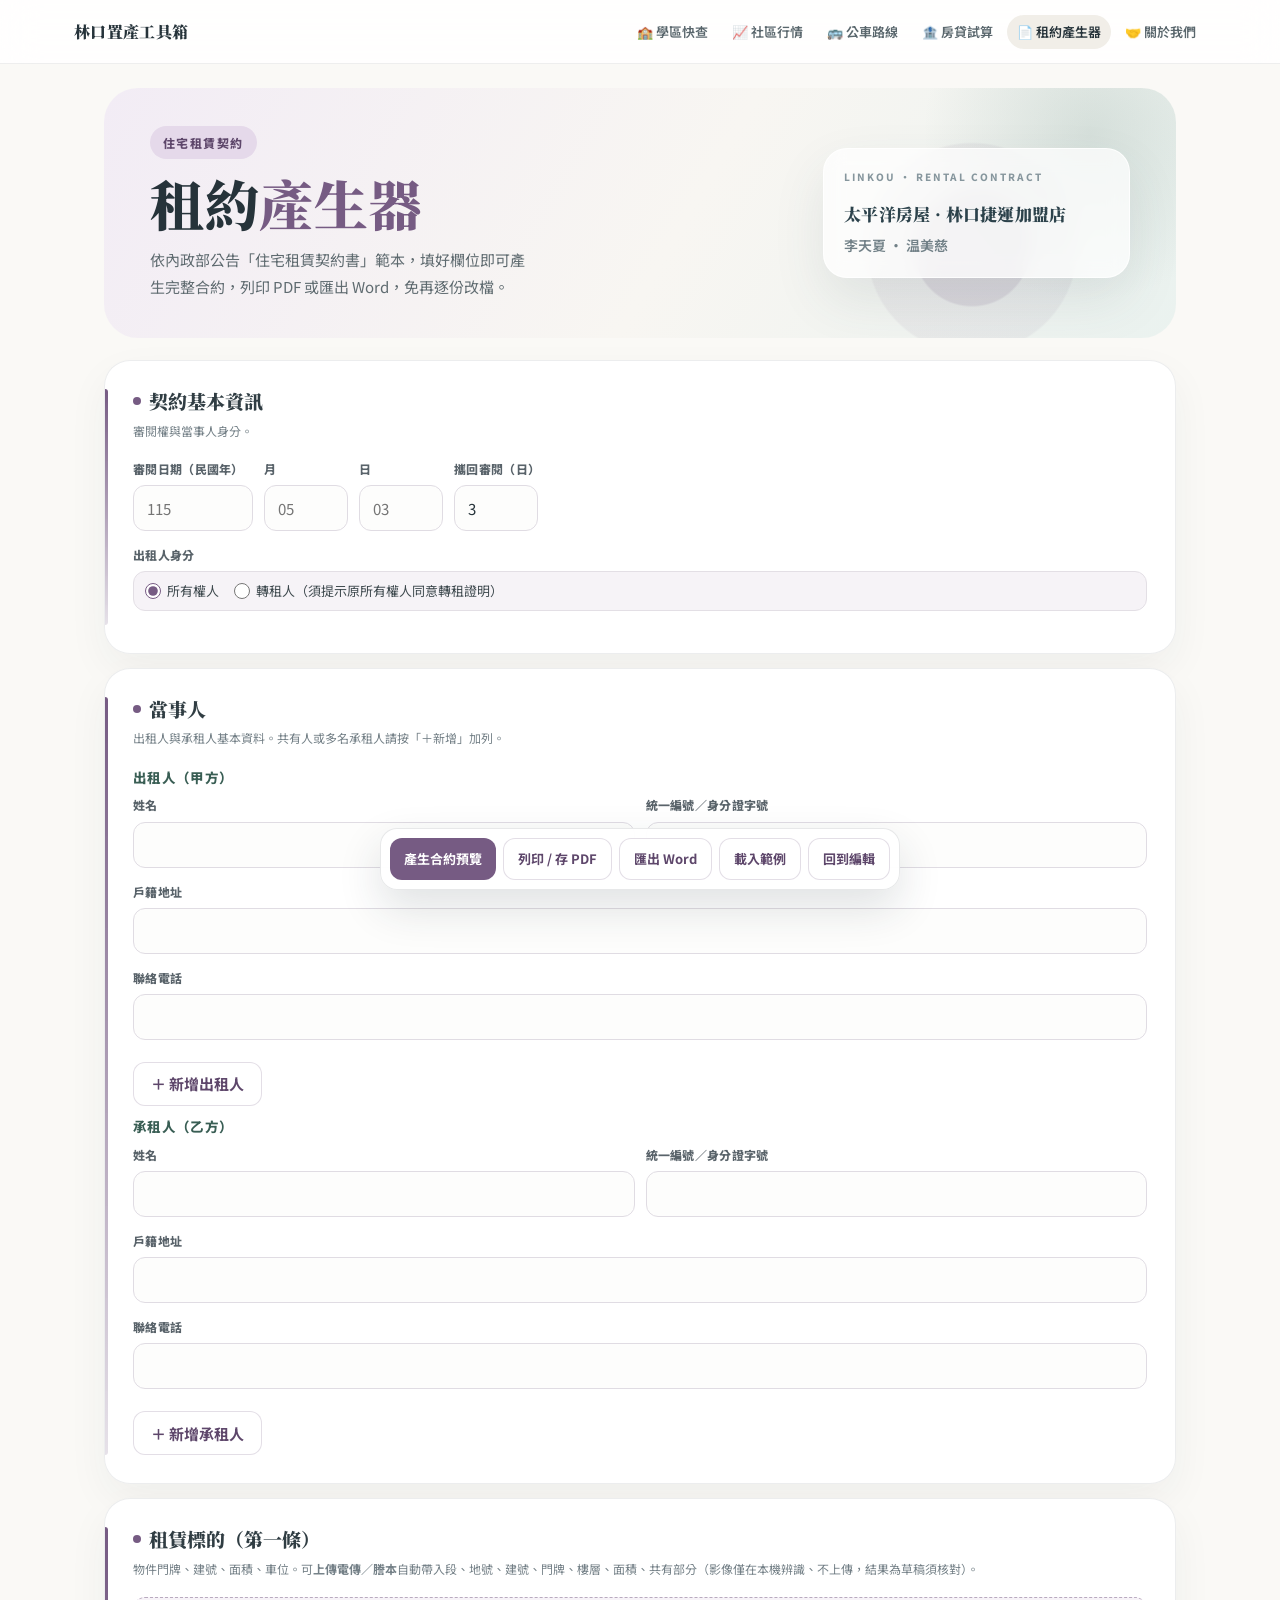
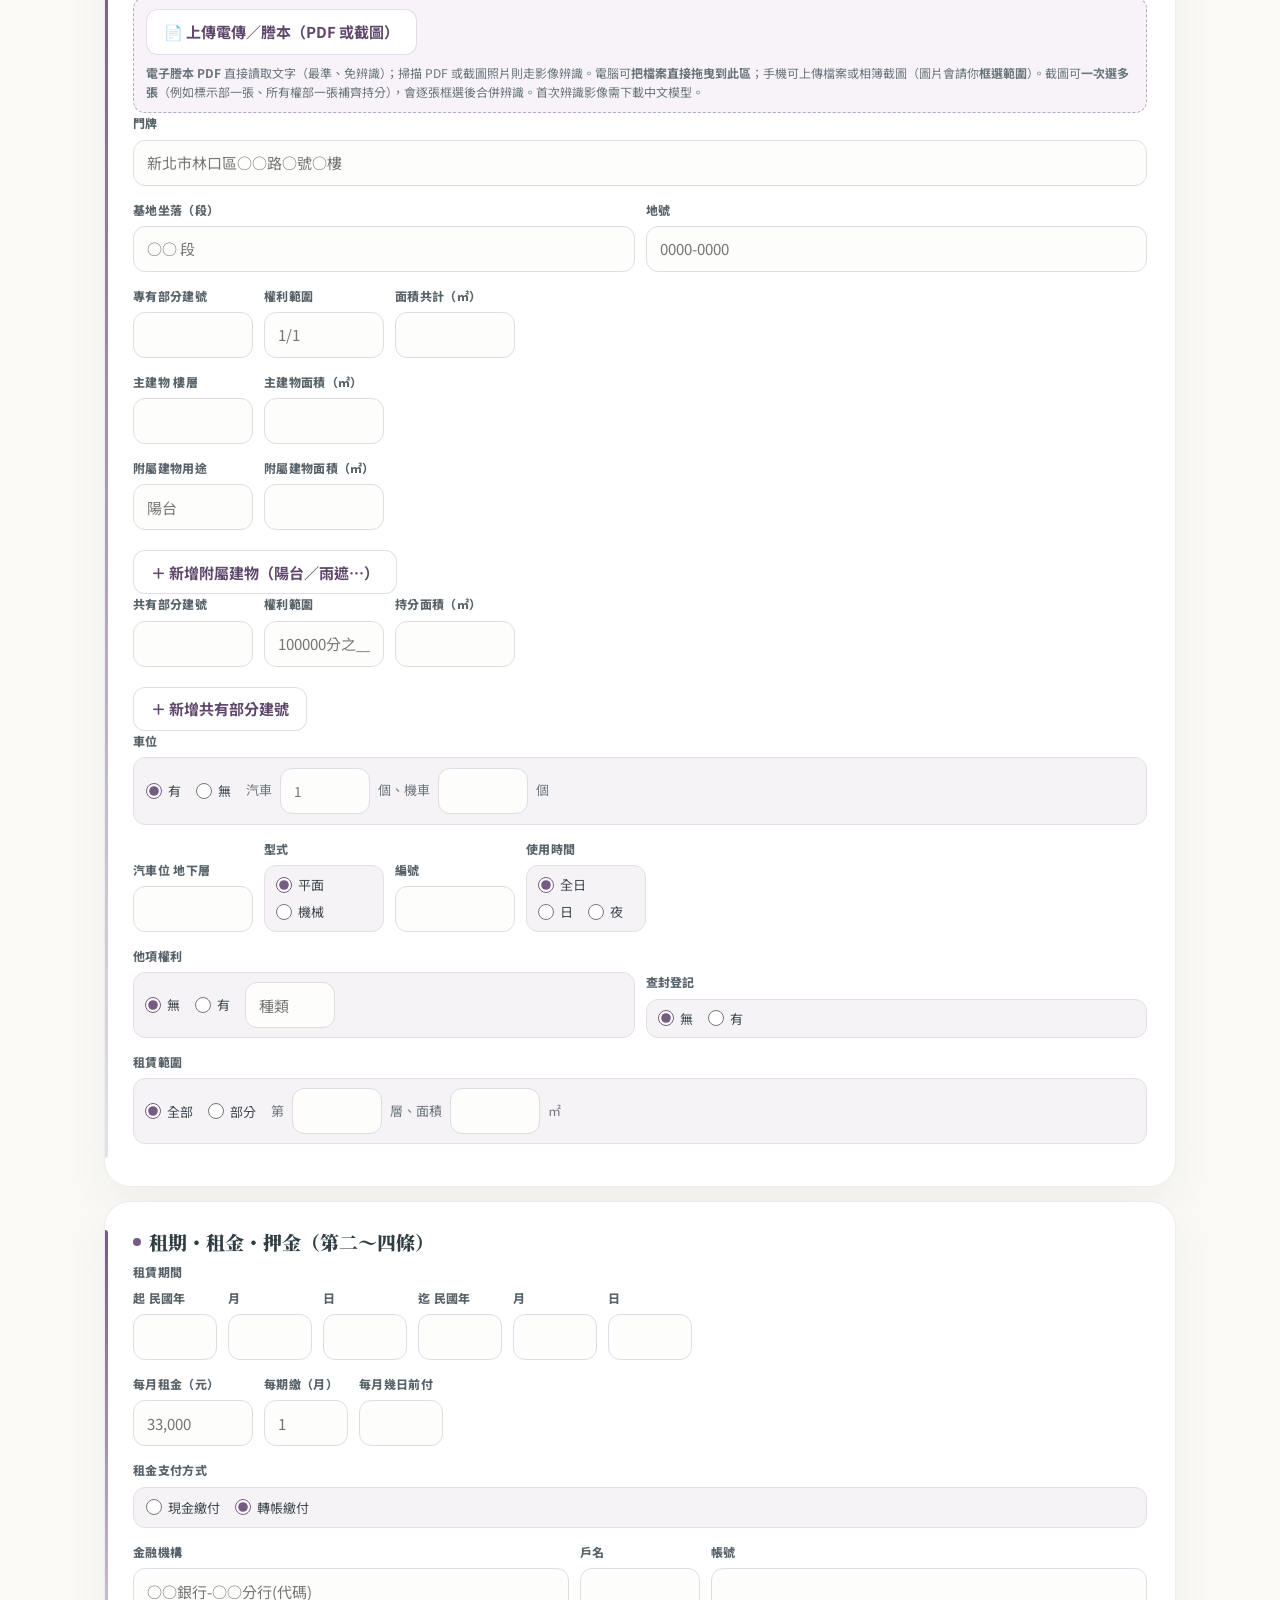
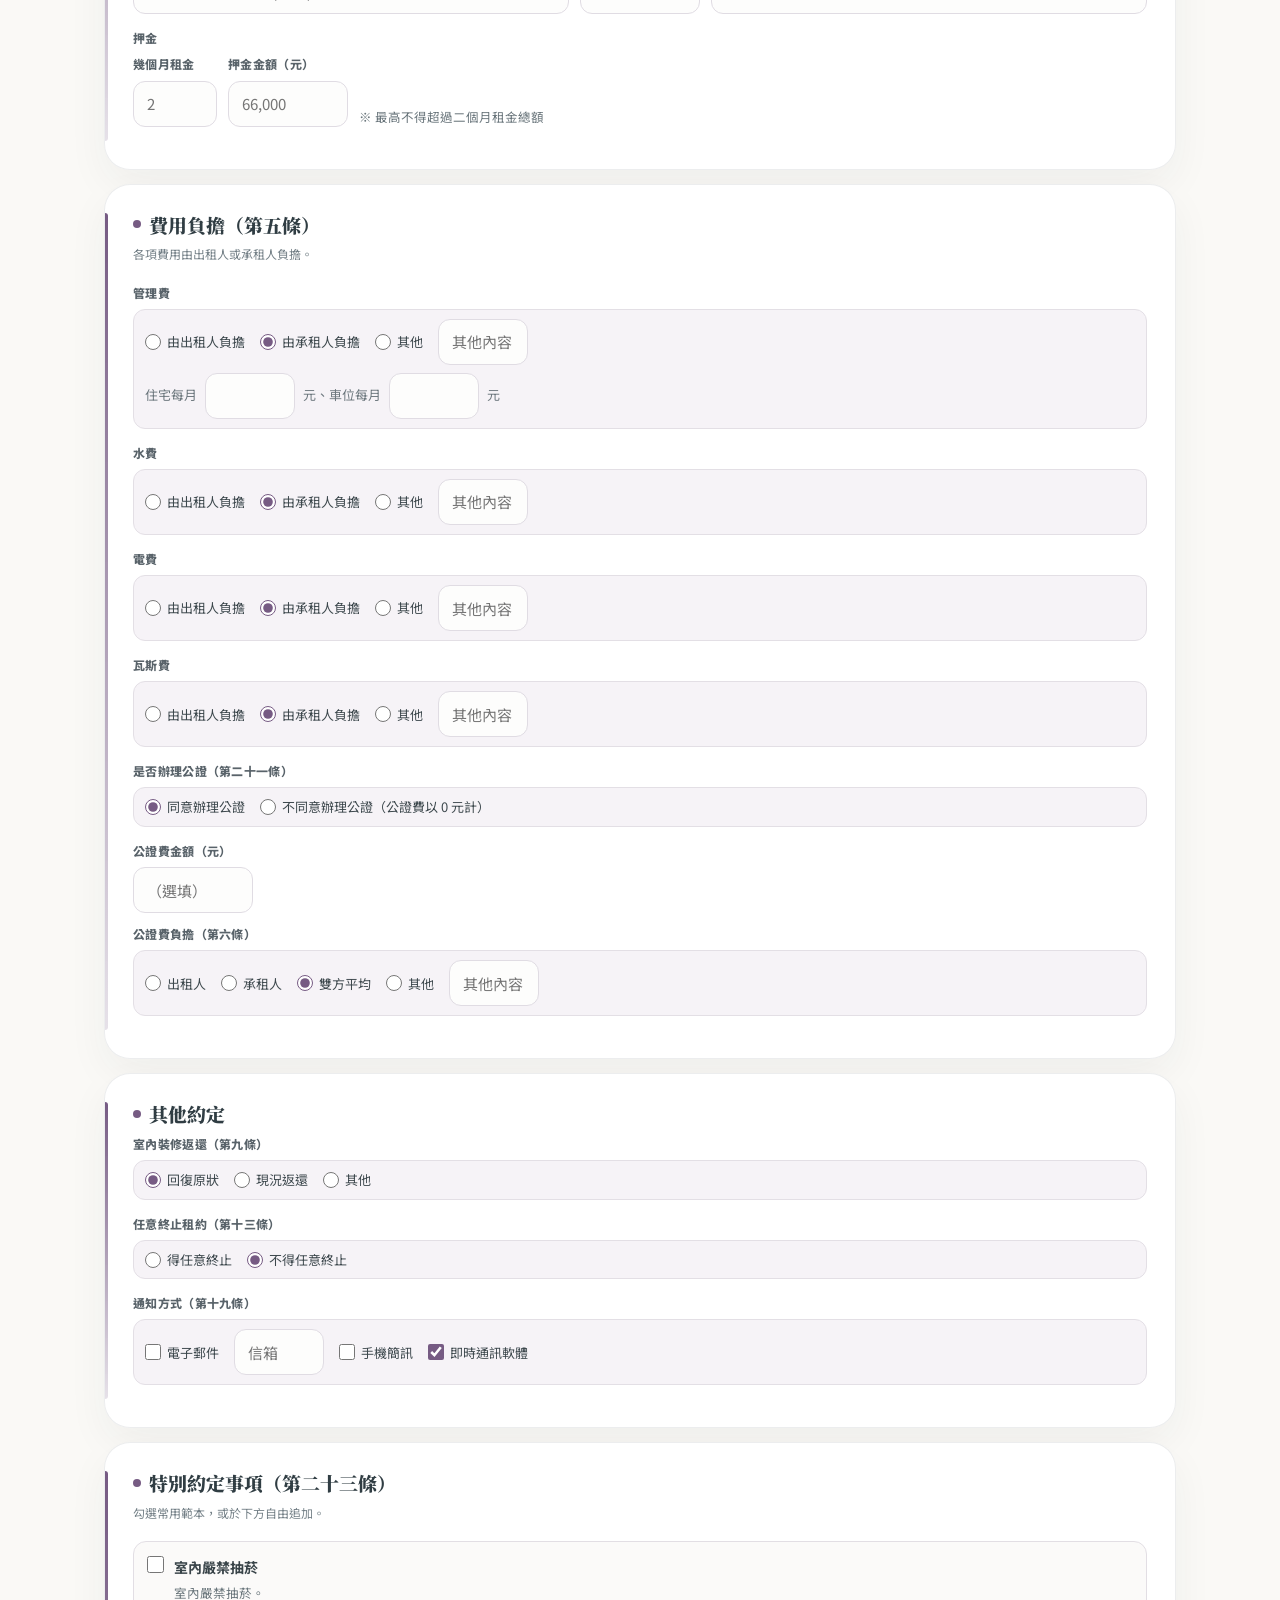
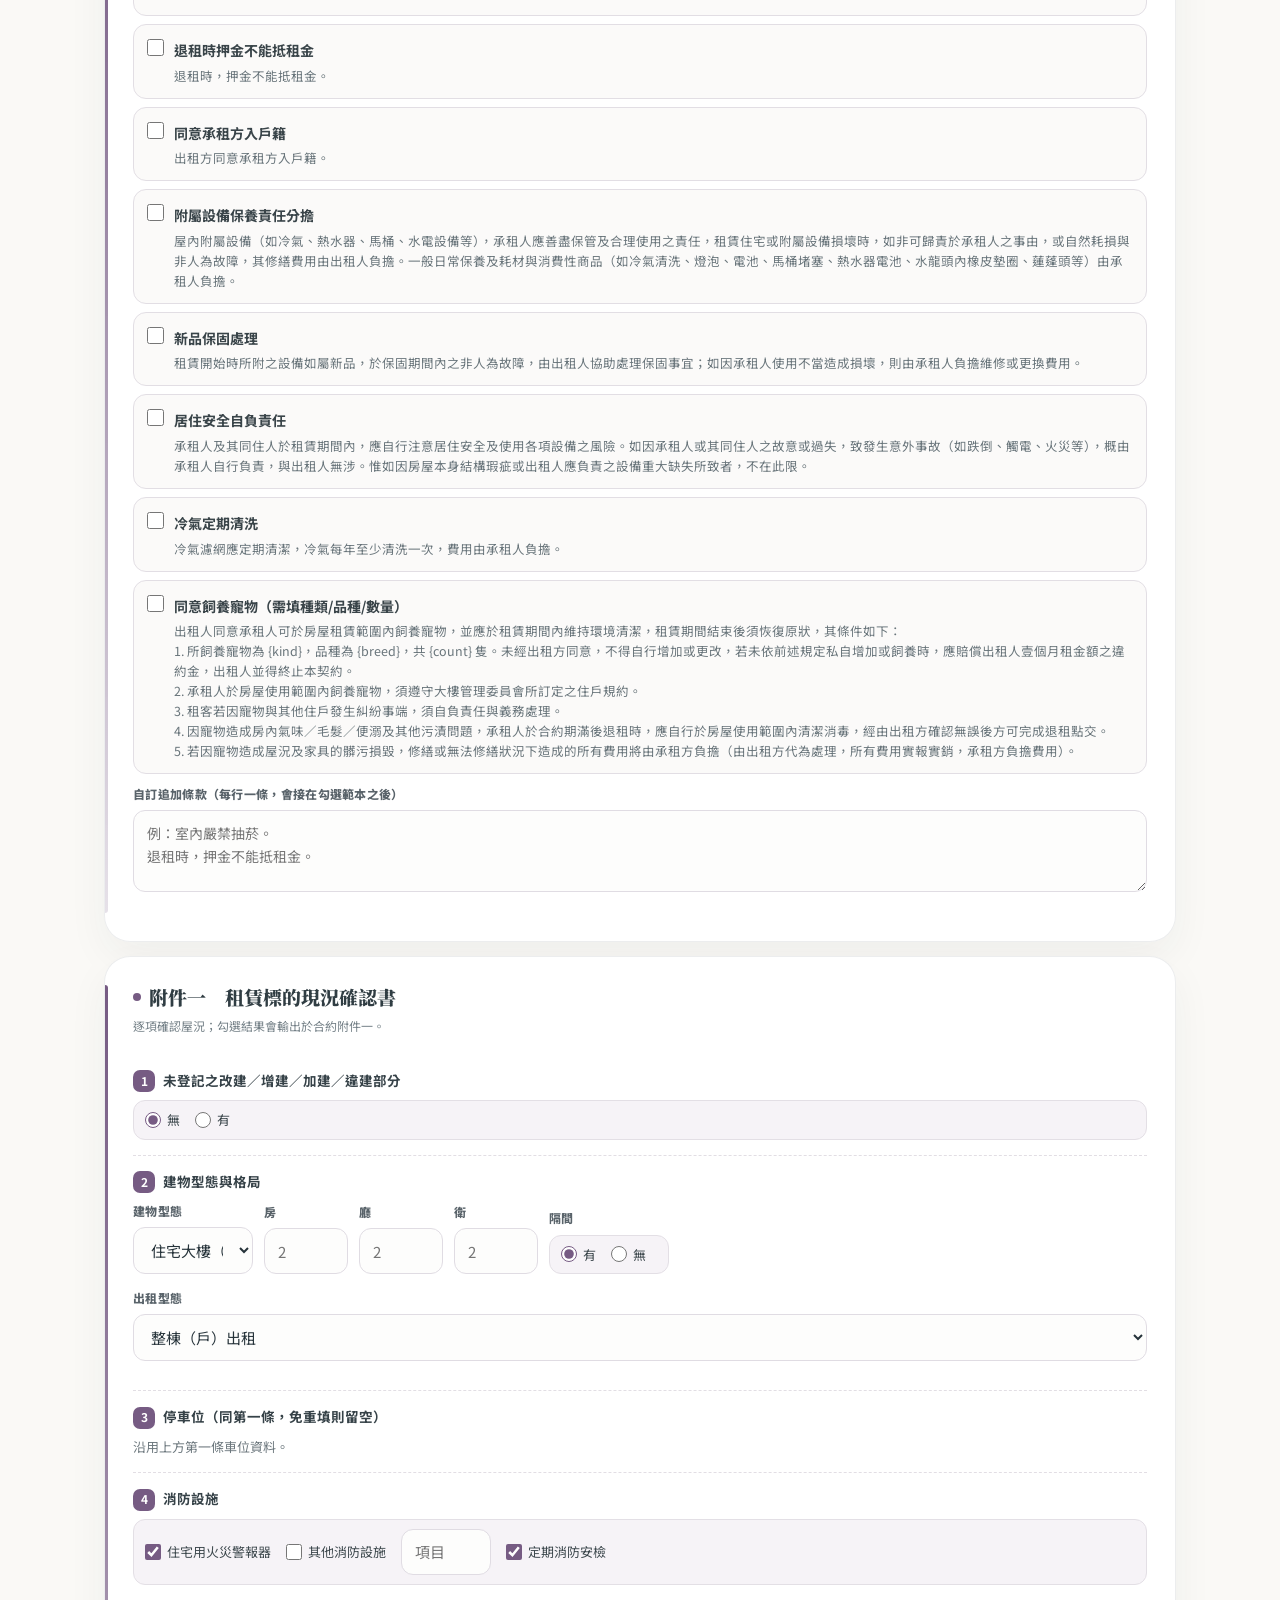
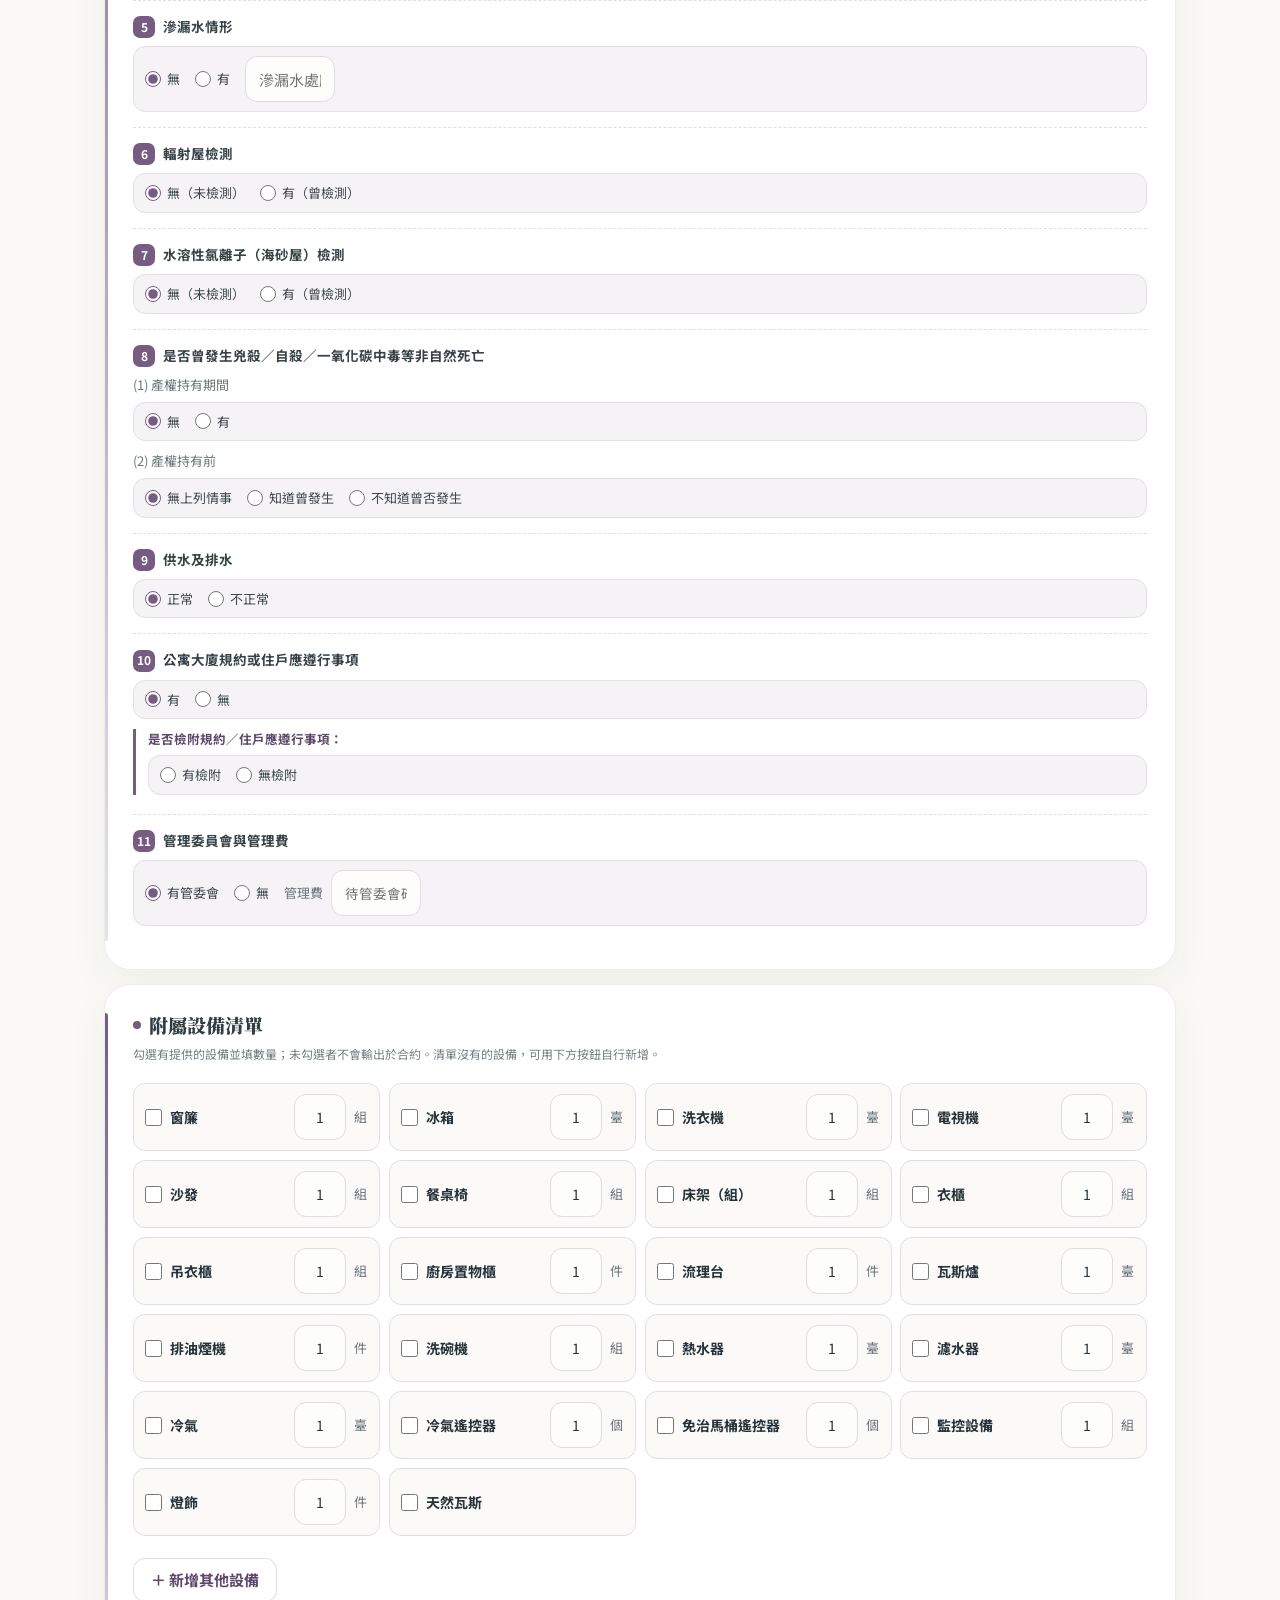
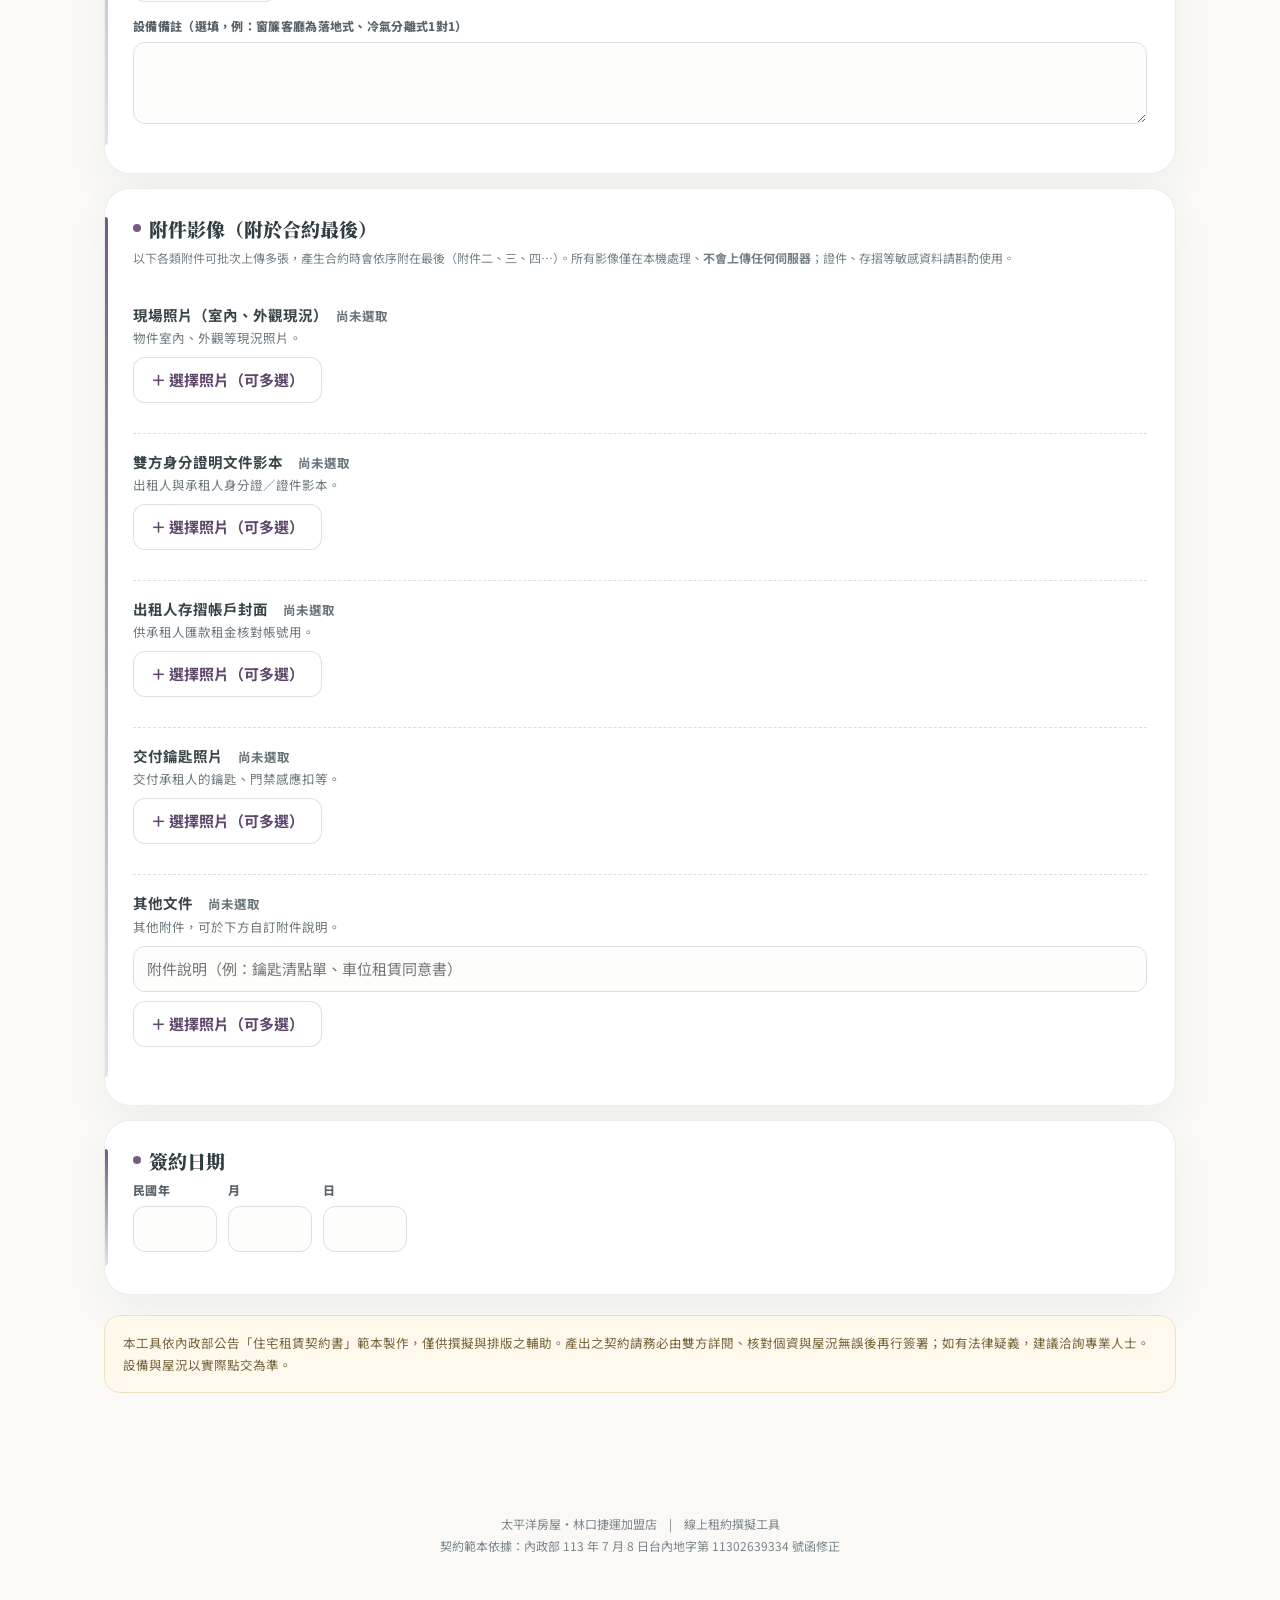
<file: rent/index.html>
<!DOCTYPE html>
<html lang="zh-Hant">
<head>
<meta charset="UTF-8">
<meta name="viewport" content="width=device-width, initial-scale=1.0, viewport-fit=cover">
<title>租約產生器 — 林口置產工具箱</title>
<!-- 搜尋引擎描述 + LINE/FB 分享預覽卡（Open Graph） -->
<meta name="description" content="依內政部範本填欄位即產生住宅租賃契約，可列印 PDF 或匯出 Word，附現況確認書與附屬設備清單。">
<meta property="og:type" content="website">
<meta property="og:site_name" content="林口置產工具箱">
<meta property="og:locale" content="zh_TW">
<meta property="og:title" content="租約產生器 — 林口置產工具箱">
<meta property="og:description" content="依內政部範本填欄位即產生住宅租賃契約，可列印 PDF 或匯出 Word，附現況確認書與附屬設備清單。">
<meta property="og:url" content="https://swcasa.com/rent/">
<link rel="preconnect" href="https://fonts.googleapis.com">
<link rel="preconnect" href="https://fonts.gstatic.com" crossorigin>
<link href="https://fonts.googleapis.com/css2?family=Noto+Sans+TC:wght@400;500;700;900&family=Noto+Serif+TC:wght@600;700;900&display=swap" rel="stylesheet">
<link rel="stylesheet" href="../style.css">
<!-- 網站圖示：瀏覽器分頁小圖＋手機「加入主畫面」圖示；theme-color＝手機瀏覽器上方框色 -->
<link rel="icon" type="image/svg+xml" href="../img/favicon.svg">
<link rel="apple-touch-icon" href="../img/apple-touch-icon.png">
<link rel="manifest" href="../manifest.json">
<meta name="theme-color" content="#FAF9F6">
<!-- 加入主畫面全螢幕模式：iOS Safari「加入主畫面」後用圖示打開會像獨立 App，沒有網址列 -->
<meta name="apple-mobile-web-app-capable" content="yes">
<meta name="mobile-web-app-capable" content="yes">
<meta name="apple-mobile-web-app-status-bar-style" content="default">
<meta name="apple-mobile-web-app-title" content="租約產生器">
<!-- 流量統計（GoatCounter）：匿名計數、無 cookie；只在正式網站計數，本機 file:// 測試不會灌水 -->
<script>
if(location.protocol==='https:'){
  var _gc=document.createElement('script');
  _gc.async=true; _gc.src='https://gc.zgo.at/count.js';
  _gc.setAttribute('data-goatcounter','https://linkou-toolbox.goatcounter.com/count');
  document.head.appendChild(_gc);
}
</script>
<script>
/* 防同業以 iframe 內嵌冒用本工具（與學區頁一致） */
(function(){
  if(window.top===window.self)return;
  try{ if(window.top.location.hostname!==location.hostname){ window.top.location.href=location.href; } }
  catch(e){ window.top.location.href=location.href; }
})();
</script>
<script>
/* 有 JavaScript 時才啟用表單進場動畫，避免關閉 JavaScript 後內容消失 */
document.documentElement.classList.add('js');
</script>
<style>
  /* ===== 租約產生器 — 頁面專屬樣式（沿用全站 CSS 變數） ===== */

  /* 區塊卡片內距 */
  .form-panel{padding:20px 22px 22px;margin-bottom:18px}
  .module-title{font-family:var(--serif);font-weight:900;font-size:17px;color:var(--ink);
    margin-bottom:4px;display:flex;align-items:center;gap:8px}
  .module-title .dot{width:9px;height:9px;border-radius:50%;background:var(--clay);flex-shrink:0}
  .module-desc{font-size:12.5px;color:var(--ink-soft);margin-bottom:14px}

  /* 表單列：自動換行的彈性欄位 */
  .row{display:flex;gap:12px;flex-wrap:wrap;align-items:flex-end;margin-bottom:13px}
  .row .field{flex:1 1 200px}
  .field.sm{flex:0 1 120px}
  .field.xs{flex:0 1 84px}
  .field.lg{flex:1 1 100%}
  label.lbl .opt-note{font-weight:400;color:var(--ink-soft)}

  /* 數字輸入去除上下箭頭 */
  input[type=number]{-moz-appearance:textfield}
  input[type=number]::-webkit-outer-spin-button,
  input[type=number]::-webkit-inner-spin-button{-webkit-appearance:none}

  /* 行內選項（radio / checkbox 群組） */
  .opts{display:flex;gap:8px 18px;flex-wrap:wrap;align-items:center;
    padding:11px 14px;background:var(--bg2);border:1px solid var(--line);border-radius:10px}
  .opts.tight{padding:8px 12px}
  .opt{display:inline-flex;align-items:center;gap:6px;cursor:pointer;font-size:14px;color:var(--ink);user-select:none}
  .opt input{width:16px;height:16px;accent-color:var(--clay);cursor:pointer;flex-shrink:0}
  .opts-label{font-size:12.5px;font-weight:700;color:var(--clay-d);margin-right:2px}

  /* 子欄位（在某選項下才出現的補充輸入） */
  .sub{display:flex;gap:8px;align-items:center;flex-wrap:wrap;font-size:13.5px;color:var(--ink-soft)}
  .sub input[type=text],.sub input[type=number]{padding:7px 10px;font-size:13.5px}
  .inline-mini{flex:0 1 90px}

  /* 附屬設備清單格狀排列 */
  .eq-grid{display:grid;grid-template-columns:repeat(auto-fill,minmax(220px,1fr));gap:10px}
  .eq-item{display:flex;align-items:center;gap:8px;padding:9px 11px;background:#FFFDF9;
    border:1.5px solid var(--line);border-radius:10px;transition:.15s}
  .eq-item.on{border-color:var(--clay);background:#FCF4EE}
  .eq-item input[type=checkbox]{width:17px;height:17px;accent-color:var(--clay);cursor:pointer;flex-shrink:0}
  .eq-item .eq-name{font-size:14px;font-weight:700;color:var(--ink);flex:1;cursor:pointer}
  .eq-item .eq-qty{width:52px;padding:6px 8px;text-align:center;font-size:14px}
  .eq-item .eq-unit{font-size:13px;color:var(--ink-soft);min-width:14px}
  /* 自訂設備列：可編輯名稱 / 單位 + 移除鈕 */
  .eq-item .eq-name-input{flex:1;min-width:0;padding:6px 8px;font-size:14px}
  .eq-item .eq-unit-input{width:42px;padding:6px 4px;text-align:center;font-size:13px}
  .eq-item .eq-rm{border:none;background:none;color:var(--ink-soft);font-size:18px;line-height:1;cursor:pointer;padding:0 2px;flex-shrink:0}
  .eq-item .eq-rm:hover{color:var(--clay)}
  .eq-note-row{margin-top:10px}

  /* 多名當事人：每筆一個區塊，第二筆起上方加分隔線 + 移除鈕 */
  .party-row + .party-row{margin-top:8px;padding-top:10px;border-top:1px dashed var(--line)}
  .party-row .party-rm{border:none;background:none;color:var(--ink-soft);font-size:20px;line-height:1;cursor:pointer;padding:0 4px;align-self:center;flex-shrink:0}
  .party-row .party-rm:hover{color:var(--clay)}
  .party-add{margin-top:8px}

  /* 身分證 OCR 上傳辨識區（每位當事人一個） */
  .ocr-zone{display:flex;flex-wrap:wrap;align-items:center;gap:8px 12px;margin-top:8px;
    padding:9px 12px;background:var(--bg2);border:1px dashed var(--clay);border-radius:10px}
  .ocr-btn{cursor:pointer;display:inline-flex;align-items:center;gap:6px;margin:0}
  .ocr-btn.busy{opacity:.55;pointer-events:none}
  .ocr-zone.drag{border-style:solid;border-color:var(--clay);background:#FCF4EE}
  .ocr-status{font-size:12.5px;color:var(--ink-soft)}
  .ocr-status.err{color:var(--clay-d)}
  .ocr-hint{font-size:12px;color:var(--ink-soft);flex-basis:100%}
  .ocr-raw{flex-basis:100%;margin-top:2px;font-size:12px;color:var(--ink-soft)}
  .ocr-raw summary{cursor:pointer}
  .ocr-raw pre{white-space:pre-wrap;word-break:break-all;background:#fff;border:1px solid var(--line);
    border-radius:8px;padding:8px 10px;max-height:160px;overflow:auto;font-family:var(--sans);font-size:11.5px;margin:6px 0 0}
  /* OCR 帶入的欄位以橘底標示，提醒人工核對 */
  input.ocr-filled,select.ocr-filled{background:#FCF4EE;border-color:var(--clay)}

  /* 身分證 OCR：框選範圍視窗（去掉黑邊/條碼/浮水印，大幅提升辨識率） */
  .ocr-crop{position:fixed;inset:0;z-index:1000;display:none;flex-direction:column;
    align-items:center;justify-content:center;gap:14px;background:rgba(20,16,12,.85);padding:16px}
  .ocr-crop.show{display:flex}
  .ocr-crop-head{color:#fff;font-size:13.5px;max-width:860px;text-align:center;line-height:1.7}
  .ocr-crop-stage{position:relative;touch-action:none;background:#000;cursor:crosshair;line-height:0;
    box-shadow:0 10px 36px rgba(0,0,0,.55)}
  .ocr-crop-stage img{display:block;user-select:none;-webkit-user-drag:none;pointer-events:none}
  .ocr-crop-sel{position:absolute;border:2px dashed #fff;background:rgba(255,255,255,.10);
    box-shadow:0 0 0 9999px rgba(0,0,0,.5);pointer-events:none}
  .ocr-crop-actions{display:flex;gap:10px;flex-wrap:wrap;justify-content:center}

  /* 現場照片縮圖牆（表單預覽用） */
  .photo-grid{display:grid;grid-template-columns:repeat(auto-fill,minmax(120px,1fr));gap:10px;margin-top:14px}
  .photo-thumb{position:relative;border:1.5px solid var(--line);border-radius:10px;overflow:hidden;background:#FFFDF9}
  .photo-thumb img{width:100%;height:110px;object-fit:cover;display:block}
  .photo-thumb .rm{position:absolute;top:5px;right:5px;width:22px;height:22px;border:none;border-radius:50%;
    background:rgba(0,0,0,.55);color:#fff;font-size:15px;line-height:22px;text-align:center;cursor:pointer;padding:0}
  .photo-thumb .rm:hover{background:rgba(0,0,0,.8)}
  /* 縮圖左上：單張旋轉鈕（與右上的移除鈕對稱） */
  .photo-thumb .rot{position:absolute;top:5px;left:5px;width:22px;height:22px;border:none;border-radius:50%;
    background:rgba(0,0,0,.55);color:#fff;font-size:14px;line-height:22px;text-align:center;cursor:pointer;padding:0}
  .photo-thumb .rot:hover{background:rgba(0,0,0,.8)}
  /* 縮圖左下：目前順序序號（拖曳排序後即時更新） */
  .photo-thumb .ord{position:absolute;bottom:5px;left:5px;background:rgba(0,0,0,.55);color:#fff;font-size:11px;
    line-height:1;padding:2px 6px;border-radius:8px;pointer-events:none}
  /* 可拖曳排序：游標提示 + 拖曳中半透明 */
  .photo-thumb{cursor:grab}
  .photo-thumb.dragging{opacity:.4;cursor:grabbing}
  /* 縮圖右下：左右移動鈕（手機點按調整順序，桌機亦可用） */
  .photo-thumb .mv{position:absolute;bottom:5px;right:5px;display:flex;gap:4px}
  .photo-thumb .mv button{width:26px;height:26px;border:none;border-radius:7px;background:rgba(0,0,0,.55);
    color:#fff;font-size:16px;line-height:26px;text-align:center;cursor:pointer;padding:0}
  .photo-thumb .mv button:hover{background:rgba(0,0,0,.8)}
  .photo-thumb .mv button:disabled{opacity:.3;cursor:default}

  /* 附件分類小區塊（現場照片／證件／存摺／鑰匙／其他） */
  .attach-group{padding:14px 0;border-top:1px dashed var(--line)}
  .attach-group:first-child{border-top:none;padding-top:2px}
  .attach-group .attach-head{font-weight:700;color:var(--ink);margin-bottom:2px;font-size:14.5px}
  .attach-group .attach-sub{font-size:12.5px;color:var(--ink-soft);margin-bottom:9px}

  /* 特約事項範本勾選 */
  .term-item{display:flex;gap:10px;align-items:flex-start;padding:10px 12px;border:1px solid var(--line);
    border-radius:10px;margin-bottom:8px;background:#FFFDF9}
  .term-item input[type=checkbox]{width:17px;height:17px;accent-color:var(--clay);cursor:pointer;margin-top:2px;flex-shrink:0}
  .term-item .term-body{flex:1}
  .term-item .term-label{font-size:14px;font-weight:700;color:var(--ink);cursor:pointer}
  .term-item .term-text{font-size:12.5px;color:var(--ink-soft);margin-top:3px;line-height:1.6;white-space:pre-wrap}
  #petFields{display:none;gap:8px;margin-top:8px;flex-wrap:wrap}
  #petFields.show{display:flex}
  textarea{width:100%;padding:11px 13px;border:1.5px solid var(--line);border-radius:12px;
    font-family:var(--sans);font-size:14px;background:#FFFDF9;color:var(--ink);outline:none;resize:vertical;min-height:70px;line-height:1.6}
  textarea:focus{border-color:var(--clay);box-shadow:0 0 0 3px rgba(189,94,57,.14)}

  /* 現況確認書項次 */
  .conf-item{padding:12px 0;border-bottom:1px dashed var(--line)}
  .conf-item:last-child{border-bottom:none}
  .conf-q{font-size:13.5px;font-weight:700;color:var(--ink);margin-bottom:8px}
  .conf-q .num{display:inline-flex;align-items:center;justify-content:center;width:22px;height:22px;
    background:var(--clay);color:#fff;border-radius:6px;font-size:12px;margin-right:8px}
  /* 選「有／不正常」才展開的後續處理選項 */
  .conf-sub{display:none;margin-top:10px;padding-left:12px;border-left:3px solid var(--clay)}
  .conf-sub.show{display:block}
  .conf-sub .sub-label{display:block;font-size:12.5px;font-weight:700;color:var(--clay-d);margin:2px 0 6px}
  .conf-sub .opts{margin-bottom:4px}

  /* 操作列（黏在底部，方便隨時產生） */
  .action-bar{position:sticky;bottom:0;z-index:50;display:flex;gap:10px;flex-wrap:wrap;justify-content:center;
    padding:14px;margin:18px -16px -60px;background:linear-gradient(to top,var(--bg) 70%,transparent);}
  .action-bar .btn{flex:0 1 auto;box-shadow:var(--shadow)}

  /* ====== 合約輸出（預覽 / 列印 / 匯出共用） ====== */
  #contract{display:none}
  #contract.show{display:block}
  .contract-doc{background:#fff;max-width:820px;margin:18px auto;padding:48px 54px;
    border:1px solid var(--line);border-radius:8px;box-shadow:var(--shadow);
    font-family:"標楷體","DFKai-SB",var(--serif);color:#1a1a1a;font-size:15px;line-height:1.85}
  .contract-doc h1.ct-title{text-align:center;font-size:22px;font-weight:900;letter-spacing:4px;margin:6px 0 18px}
  .contract-doc .ct-rev{text-align:right;font-size:12px;color:#555;margin-bottom:4px}
  .contract-doc .ct-clause{font-weight:700;font-size:16px;margin:16px 0 6px}
  .contract-doc p{margin:3px 0;text-align:justify}
  /* 條文縮排改用 margin-left（而非 padding-left），讓「懸掛縮排」可用 inline 樣式覆寫 */
  .contract-doc .ind{margin-left:1.6em}
  .contract-doc .ind2{margin-left:3em}
  .contract-doc .fv{font-weight:700;color:#000;border-bottom:1px solid #000;padding:0 4px}
  .contract-doc .bl{display:inline-block;border-bottom:1px solid #000;min-width:3em;height:1.1em;vertical-align:bottom}
  .contract-doc .sig-block{margin-top:14px;line-height:2.2}
  .contract-doc table.conf{width:100%;border-collapse:collapse;margin-top:8px;font-size:13.5px}
  .contract-doc table.conf td{border:1px solid #333;padding:7px 9px;vertical-align:top}
  .contract-doc table.conf td.idx{width:36px;text-align:center;font-weight:700}
  .contract-doc table.conf td.note{width:30%;font-size:11.5px;color:#444;line-height:1.55}
  /* 第 12 項附屬設備：雙欄無框內表 */
  .contract-doc table.eq-inner{width:100%;border-collapse:collapse;margin-top:4px}
  .contract-doc table.eq-inner td{border:none;padding:2px 6px;font-size:13.5px;width:50%;vertical-align:top}
  .contract-doc .pgbreak{page-break-before:always;break-before:page}
  /* 螢幕預覽：標出分頁位置（列印 / 存 PDF 時不顯示這條虛線，實際會另起一頁）。 */
  @media screen{
    .contract-doc .pgbreak{margin:30px 0 4px;border-top:2px dashed #d8c7a8;position:relative}
    .contract-doc .pgbreak::after{content:"以下另起一頁";position:absolute;top:-9px;left:50%;transform:translateX(-50%);
      background:#fff;padding:0 12px;font-size:11px;color:#b08a5a;letter-spacing:2px}
  }
  .contract-doc .eq-out{column-count:2;column-gap:30px;font-size:14px}
  .contract-doc .attach-title{text-align:center;font-size:18px;font-weight:900;letter-spacing:2px;margin:6px 0 12px}
  /* 附件二 現場照片：雙欄 */
  .contract-doc table.photo-out{width:100%;border-collapse:collapse;table-layout:fixed}
  /* 照片列不跨頁切斷：整列一起移到下一頁，照片才不會印到一半被截斷 */
  .contract-doc table.photo-out tr{page-break-inside:avoid;break-inside:avoid}
  .contract-doc table.photo-out td{width:50%;padding:6px;vertical-align:top;border:none;overflow:hidden}
  /* 限制單張最大高度：直式照片等比縮小置中，避免一列高度超過一頁 */
  .contract-doc table.photo-out img{width:auto;max-width:100%;max-height:10.5cm;height:auto;display:block;margin:0 auto;border:1px solid #ccc}
  .contract-doc .photo-cap{font-size:12px;text-align:center;margin-top:4px;color:#333}

  /* ====== 手機版合約預覽優化（僅縮放螢幕預覽，不影響列印 / 桌機） ====== */
  @media (max-width:600px){
    /* 合約紙張：縮小左右留白與字級，避免在手機上需要左右捲動 */
    .contract-doc{margin:14px 0;padding:24px 18px;font-size:13.5px;line-height:1.7;border-radius:6px}
    /* 第一頁大標題（內嵌 42pt）縮到不溢出畫面 */
    .contract-doc h1.ct-title{font-size:30px !important;letter-spacing:2px;margin-top:1.6cm !important}
    .contract-doc .ct-clause{font-size:14.5px}
    /* 條文縮排在窄螢幕收斂一點，留更多文字寬度 */
    .contract-doc .ind{margin-left:1.1em}
    .contract-doc .ind2{margin-left:2em}
    /* 附屬設備雙欄、現場照片雙欄 → 改單欄，手機才看得清楚 */
    .contract-doc .eq-out{column-count:1}
    .contract-doc table.photo-out td{display:block;width:100%}
    /* 現況確認書表格：縮小字級與內距，整列才放得下 */
    .contract-doc table.conf{font-size:12px}
    .contract-doc table.conf td{padding:5px 6px}
    .contract-doc table.conf td.idx{width:26px}
    .contract-doc table.conf td.note{font-size:10.5px}
  }

  /* 列印：只留合約，其餘隱藏 */
  @media print{
    .site-nav,.hero,#formArea,.action-bar,footer,.print-tip,.toast{display:none !important}
    #contract{display:block !important}
    /* 手機「存成 PDF」會強制印出背景色，全站米色底（--bg）會在白色合約卡片周圍形成像邊框的色塊；
       桌機列印預設不印背景故無此問題。強制白底＋移除卡片陰影/邊框，讓留白區與白卡融為一體。 */
    html,body{background:#fff !important}
    .contract-doc{box-shadow:none !important;border:none !important;border-radius:0 !important;
      margin:0 !important;max-width:none !important;padding:0 !important;background:#fff !important}
    @page{size:A4;margin:1.8cm 1.6cm}
  }
</style>
<link rel="stylesheet" href="../style-next.css">
</head>
<body class="next-page rent-page">

<!-- 全站導覽列 -->
<nav class="site-nav">
  <div class="nav-inner">
    <a href="../" class="nav-logo">林口置產工具箱</a>
    <div class="nav-links">
      <a href="../school/">🏫 學區快查</a>
      <a href="../price/">📈 社區行情</a>
      <a href="../bus/">🚌 公車路線</a>
      <a href="../mortgage/">🏦 房貸試算</a>
      <a href="../rent/" class="active">📄 租約產生器</a>
      <a href="../about/">🤝 關於我們</a>
    </div>
  </div>
  <span class="nav-progress" aria-hidden="true"></span>
</nav>

<div class="wrap">

  <header class="hero">
    <div>
      <span class="badge">住宅租賃契約</span>
      <h1>租約<span class="mk">產生器</span></h1>
      <p>依內政部公告「住宅租賃契約書」範本，填好欄位即可產生完整合約，列印 PDF 或匯出 Word，免再逐份改檔。</p>
    </div>
    <div class="yr">
      <span class="yr-biz">太平洋房屋 · 林口捷運加盟店</span><span class="yr-nm">李天夏 · 温美慈</span>
    </div>
  </header>

  <!-- ============ 表單區 ============ -->
  <div id="formArea">

    <!-- 0. 契約審閱 -->
    <section class="panel form-panel">
      <div class="module-title"><span class="dot"></span>契約基本資訊</div>
      <div class="module-desc">審閱權與當事人身分。</div>
      <div class="row">
        <div class="field sm"><label class="lbl">審閱日期（民國年）</label><input type="text" id="revY" placeholder="115"></div>
        <div class="field xs"><label class="lbl">月</label><input type="text" id="revM" placeholder="05"></div>
        <div class="field xs"><label class="lbl">日</label><input type="text" id="revD" placeholder="03"></div>
        <div class="field xs"><label class="lbl">攜回審閱（日）</label><input type="text" id="revDays" value="3"></div>
      </div>
      <div class="row">
        <div class="field lg">
          <label class="lbl">出租人身分</label>
          <div class="opts tight">
            <label class="opt"><input type="radio" name="ownerType" value="所有權人" checked>所有權人</label>
            <label class="opt"><input type="radio" name="ownerType" value="轉租人">轉租人（須提示原所有權人同意轉租證明）</label>
          </div>
        </div>
      </div>
    </section>

    <!-- 1. 當事人 -->
    <section class="panel form-panel">
      <div class="module-title"><span class="dot"></span>當事人</div>
      <div class="module-desc">出租人與承租人基本資料。共有人或多名承租人請按「＋新增」加列。</div>

      <label class="lbl" style="color:var(--teal-d);font-size:13.5px">出租人（甲方）</label>
      <div id="lessorList"></div>
      <button type="button" class="btn ghost sm party-add" onclick="addParty('lessor')">＋ 新增出租人</button>

      <label class="lbl" style="color:var(--teal-d);font-size:13.5px;margin-top:10px">承租人（乙方）</label>
      <div id="lesseeList"></div>
      <button type="button" class="btn ghost sm party-add" onclick="addParty('lessee')">＋ 新增承租人</button>
    </section>

    <!-- 2. 租賃標的（第一條） -->
    <section class="panel form-panel">
      <div class="module-title"><span class="dot"></span>租賃標的（第一條）</div>
      <div class="module-desc">物件門牌、建號、面積、車位。可<strong>上傳電傳／謄本</strong>自動帶入段、地號、建號、門牌、樓層、面積、共有部分（影像僅在本機辨識、不上傳，結果為草稿須核對）。</div>
      <div class="ocr-zone" id="deedZone" ondragover="ocrDragOver(event,this)" ondragleave="ocrDragLeave(this)" ondrop="deedDrop(event,this)">
        <label class="btn ghost sm ocr-btn">📄 上傳電傳／謄本（PDF 或截圖）
          <input type="file" accept="application/pdf,image/*" multiple style="display:none" onchange="scanDeed(event)">
        </label>
        <span class="ocr-status" id="ocrst_deed"></span>
        <span class="ocr-hint"><strong>電子謄本 PDF</strong> 直接讀取文字（最準、免辨識）；掃描 PDF 或截圖照片則走影像辨識。電腦可<strong>把檔案直接拖曳到此區</strong>；手機可上傳檔案或相簿截圖（圖片會請你<strong>框選範圍</strong>）。截圖可<strong>一次選多張</strong>（例如標示部一張、所有權部一張補齊持分），會逐張框選後合併辨識。首次辨識影像需下載中文模型。</span>
        <details class="ocr-raw" id="ocrraw_deed" style="display:none"><summary>辨識／抽取原文（核對 / 手動複製用）</summary><pre></pre></details>
      </div>
      <div class="row">
        <div class="field lg"><label class="lbl">門牌</label><input type="text" id="addr" placeholder="新北市林口區○○路○號○樓"></div>
      </div>
      <div class="row">
        <div class="field"><label class="lbl">基地坐落（段）</label><input type="text" id="landSeg" placeholder="○○ 段"></div>
        <div class="field"><label class="lbl">地號</label><input type="text" id="landNo" placeholder="0000-0000"></div>
      </div>
      <div class="row">
        <div class="field sm"><label class="lbl">專有部分建號</label><input type="text" id="exclNo"></div>
        <div class="field sm"><label class="lbl">權利範圍</label><input type="text" id="exclShare" placeholder="1/1"></div>
        <div class="field sm"><label class="lbl">面積共計（㎡）</label><input type="text" id="exclArea"></div>
      </div>
      <div class="row">
        <div class="field sm"><label class="lbl">主建物 樓層</label><input type="text" id="mainFloor"></div>
        <div class="field sm"><label class="lbl">主建物面積（㎡）</label><input type="text" id="mainArea"></div>
      </div>
      <div id="subList"></div>
      <button type="button" class="btn ghost sm" style="margin-top:6px" onclick="addSubRow()">＋ 新增附屬建物（陽台／雨遮…）</button>
      <div id="commonList"></div>
      <button type="button" class="btn ghost sm" style="margin-top:6px" onclick="addCommonRow()">＋ 新增共有部分建號</button>

      <div class="row"><div class="field lg">
        <label class="lbl">車位</label>
        <div class="opts">
          <label class="opt"><input type="radio" name="hasPark" value="有" checked onchange="togglePark()">有</label>
          <label class="opt"><input type="radio" name="hasPark" value="無" onchange="togglePark()">無</label>
          <span class="sub" id="parkCnt">汽車<input type="text" id="carCnt" class="inline-mini" placeholder="1">個、機車<input type="text" id="motoCnt" class="inline-mini" placeholder="">個</span>
        </div>
      </div></div>
      <div class="row" id="parkDetail">
        <div class="field sm"><label class="lbl">汽車位 地下層</label><input type="text" id="carFloor"></div>
        <div class="field sm"><label class="lbl">型式</label>
          <div class="opts tight"><label class="opt"><input type="radio" name="carType" value="平面式" checked>平面</label><label class="opt"><input type="radio" name="carType" value="機械式">機械</label></div>
        </div>
        <div class="field sm"><label class="lbl">編號</label><input type="text" id="carSpotNo"></div>
        <div class="field sm"><label class="lbl">使用時間</label>
          <div class="opts tight"><label class="opt"><input type="radio" name="carTime" value="全日" checked>全日</label><label class="opt"><input type="radio" name="carTime" value="日間">日</label><label class="opt"><input type="radio" name="carTime" value="夜間">夜</label></div>
        </div>
      </div>

      <div class="row">
        <div class="field"><label class="lbl">他項權利</label>
          <div class="opts tight"><label class="opt"><input type="radio" name="otherRight" value="無" checked>無</label><label class="opt"><input type="radio" name="otherRight" value="有">有</label><input type="text" id="otherRightKind" class="inline-mini" placeholder="種類"></div>
        </div>
        <div class="field"><label class="lbl">查封登記</label>
          <div class="opts tight"><label class="opt"><input type="radio" name="seizure" value="無" checked>無</label><label class="opt"><input type="radio" name="seizure" value="有">有</label></div>
        </div>
      </div>
      <div class="row"><div class="field lg"><label class="lbl">租賃範圍</label>
        <div class="opts tight"><label class="opt"><input type="radio" name="scope" value="全部" checked>全部</label><label class="opt"><input type="radio" name="scope" value="部分">部分</label><span class="sub">第<input type="text" id="scopeFloor" class="inline-mini">層、面積<input type="text" id="scopeArea" class="inline-mini">㎡</span></div>
      </div></div>
    </section>

    <!-- 3. 租期 / 租金 / 押金 -->
    <section class="panel form-panel">
      <div class="module-title"><span class="dot"></span>租期・租金・押金（第二～四條）</div>
      <label class="lbl">租賃期間</label>
      <div class="row">
        <div class="field xs"><label class="lbl">起 民國年</label><input type="text" id="startY"></div>
        <div class="field xs"><label class="lbl">月</label><input type="text" id="startM"></div>
        <div class="field xs"><label class="lbl">日</label><input type="text" id="startD"></div>
        <div class="field xs"><label class="lbl">迄 民國年</label><input type="text" id="endY"></div>
        <div class="field xs"><label class="lbl">月</label><input type="text" id="endM"></div>
        <div class="field xs"><label class="lbl">日</label><input type="text" id="endD"></div>
      </div>
      <div class="row">
        <div class="field sm"><label class="lbl">每月租金（元）</label><input type="text" id="rent" placeholder="33,000"></div>
        <div class="field xs"><label class="lbl">每期繳（月）</label><input type="text" id="rentPer" placeholder="1"></div>
        <div class="field xs"><label class="lbl">每月幾日前付</label><input type="text" id="rentDay"></div>
      </div>
      <div class="row"><div class="field lg"><label class="lbl">租金支付方式</label>
        <div class="opts">
          <label class="opt"><input type="radio" name="payWay" value="現金" onchange="togglePay()">現金繳付</label>
          <label class="opt"><input type="radio" name="payWay" value="轉帳" checked onchange="togglePay()">轉帳繳付</label>
        </div>
      </div></div>
      <div class="row" id="payBank">
        <div class="field"><label class="lbl">金融機構</label><input type="text" id="bankName" placeholder="○○銀行-○○分行(代碼)"></div>
        <div class="field sm"><label class="lbl">戶名</label><input type="text" id="bankAcctName"></div>
        <div class="field"><label class="lbl">帳號</label><input type="text" id="bankAcctNo"></div>
      </div>
      <label class="lbl" style="margin-top:6px">押金</label>
      <div class="row">
        <div class="field xs"><label class="lbl">幾個月租金</label><input type="text" id="depMonths" placeholder="2"></div>
        <div class="field sm"><label class="lbl">押金金額（元）</label><input type="text" id="depAmount" placeholder="66,000"></div>
        <div class="field" style="display:flex;align-items:flex-end"><span class="hint" style="margin:0">※ 最高不得超過二個月租金總額</span></div>
      </div>
    </section>

    <!-- 4. 費用負擔（第五～六條） -->
    <section class="panel form-panel">
      <div class="module-title"><span class="dot"></span>費用負擔（第五條）</div>
      <div class="module-desc">各項費用由出租人或承租人負擔。</div>
      <div id="feeRows"></div>
      <!-- 公證與否（第二十一條）拉到此處：未勾「同意公證」時，公證費自動帶 0 並停用下方負擔選項 -->
      <div class="row" style="margin-top:6px">
        <div class="field lg"><label class="lbl">是否辦理公證（第二十一條）</label>
        <div class="opts tight">
          <label class="opt"><input type="radio" name="notary" value="同意" checked onchange="toggleNotary()">同意辦理公證</label>
          <label class="opt"><input type="radio" name="notary" value="不同意" onchange="toggleNotary()">不同意辦理公證（公證費以 0 元計）</label>
        </div>
      </div></div>
      <div class="row" id="notaryFeeRow" style="margin-top:6px">
        <div class="field sm"><label class="lbl">公證費金額（元）</label><input type="text" id="notaryFeeAmount" placeholder="（選填）"></div>
        <div class="field lg"><label class="lbl">公證費負擔（第六條）</label>
        <div class="opts tight">
          <label class="opt"><input type="radio" name="notaryFee" value="出租人負擔">出租人</label>
          <label class="opt"><input type="radio" name="notaryFee" value="承租人負擔">承租人</label>
          <label class="opt"><input type="radio" name="notaryFee" value="租賃雙方平均負擔" checked>雙方平均</label>
          <label class="opt"><input type="radio" name="notaryFee" value="其他">其他</label>
          <input type="text" id="notaryFeeOther" class="inline-mini" placeholder="其他內容">
        </div>
      </div></div>
    </section>

    <!-- 5. 其他約定 -->
    <section class="panel form-panel">
      <div class="module-title"><span class="dot"></span>其他約定</div>
      <div class="row"><div class="field lg"><label class="lbl">室內裝修返還（第九條）</label>
        <div class="opts tight">
          <label class="opt"><input type="radio" name="restore" value="負責回復原狀" checked>回復原狀</label>
          <label class="opt"><input type="radio" name="restore" value="現況返還">現況返還</label>
          <label class="opt"><input type="radio" name="restore" value="其他">其他</label>
        </div>
      </div></div>
      <div class="row"><div class="field lg"><label class="lbl">任意終止租約（第十三條）</label>
        <div class="opts tight">
          <label class="opt"><input type="radio" name="earlyEnd" value="得">得任意終止</label>
          <label class="opt"><input type="radio" name="earlyEnd" value="不得" checked>不得任意終止</label>
        </div>
      </div></div>
      <div class="row"><div class="field lg"><label class="lbl">通知方式（第十九條）</label>
        <div class="opts tight">
          <label class="opt"><input type="checkbox" id="ntEmail">電子郵件</label>
          <input type="text" id="ntEmailAddr" class="inline-mini" placeholder="信箱">
          <label class="opt"><input type="checkbox" id="ntSms">手機簡訊</label>
          <label class="opt"><input type="checkbox" id="ntIm" checked>即時通訊軟體</label>
        </div>
      </div></div>
    </section>

    <!-- 6. 特別約定事項（第二十三條） -->
    <section class="panel form-panel">
      <div class="module-title"><span class="dot"></span>特別約定事項（第二十三條）</div>
      <div class="module-desc">勾選常用範本，或於下方自由追加。</div>
      <div id="termList"></div>
      <div id="petFields">
        <div class="field sm"><label class="lbl">寵物種類</label><input type="text" id="petKind" placeholder="狗"></div>
        <div class="field sm"><label class="lbl">品種</label><input type="text" id="petBreed" placeholder="柴犬"></div>
        <div class="field xs"><label class="lbl">數量（隻）</label><input type="text" id="petCount" placeholder="1"></div>
      </div>
      <div class="row eq-note-row"><div class="field lg">
        <label class="lbl">自訂追加條款（每行一條，會接在勾選範本之後）</label>
        <textarea id="customTerms" placeholder="例：室內嚴禁抽菸。&#10;退租時，押金不能抵租金。"></textarea>
      </div></div>
    </section>

    <!-- 7. 附件一 現況確認書 -->
    <section class="panel form-panel">
      <div class="module-title"><span class="dot"></span>附件一　租賃標的現況確認書</div>
      <div class="module-desc">逐項確認屋況；勾選結果會輸出於合約附件一。</div>

      <div class="conf-item">
        <div class="conf-q"><span class="num">1</span>未登記之改建／增建／加建／違建部分</div>
        <div class="opts tight"><label class="opt"><input type="radio" name="c1" value="無" checked>無</label><label class="opt"><input type="radio" name="c1" value="有">有</label></div>
      </div>
      <div class="conf-item">
        <div class="conf-q"><span class="num">2</span>建物型態與格局</div>
        <div class="row">
          <div class="field sm"><label class="lbl">建物型態</label>
            <select id="bldType"></select></div>
          <div class="field xs"><label class="lbl">房</label><input type="text" id="rmRoom" placeholder="2"></div>
          <div class="field xs"><label class="lbl">廳</label><input type="text" id="rmHall" placeholder="2"></div>
          <div class="field xs"><label class="lbl">衛</label><input type="text" id="rmBath" placeholder="2"></div>
          <div class="field sm"><label class="lbl">隔間</label>
            <div class="opts tight"><label class="opt"><input type="radio" name="partition" value="有" checked>有</label><label class="opt"><input type="radio" name="partition" value="無">無</label></div>
          </div>
        </div>
        <div class="row"><div class="field"><label class="lbl">出租型態</label><select id="rentType"></select></div></div>
      </div>
      <div class="conf-item">
        <div class="conf-q"><span class="num">3</span>停車位（同第一條，免重填則留空）</div>
        <div class="sub">沿用上方第一條車位資料。</div>
      </div>
      <div class="conf-item">
        <div class="conf-q"><span class="num">4</span>消防設施</div>
        <div class="opts tight">
          <label class="opt"><input type="checkbox" id="fireAlarm" checked>住宅用火災警報器</label>
          <label class="opt"><input type="checkbox" id="fireOther">其他消防設施</label>
          <input type="text" id="fireOtherItem" class="inline-mini" placeholder="項目">
          <label class="opt"><input type="checkbox" id="fireCheck" checked>定期消防安檢</label>
        </div>
      </div>
      <div class="conf-item">
        <div class="conf-q"><span class="num">5</span>滲漏水情形</div>
        <div class="opts tight"><label class="opt"><input type="radio" name="leak" value="無" checked onchange="toggleConf()">無</label><label class="opt"><input type="radio" name="leak" value="有" onchange="toggleConf()">有</label><input type="text" id="leakWhere" class="inline-mini" placeholder="滲漏水處所"></div>
        <div class="conf-sub" id="leakSub">
          <span class="sub-label">滲漏水處之處理：</span>
          <div class="opts tight">
            <label class="opt"><input type="radio" name="leakFix" value="出租人修繕後交屋">由出租人修繕後交屋</label>
            <label class="opt"><input type="radio" name="leakFix" value="承租人修繕">由承租人修繕</label>
            <label class="opt"><input type="radio" name="leakFix" value="現況交屋">以現況交屋</label>
            <label class="opt"><input type="radio" name="leakFix" value="其他">其他</label>
            <input type="text" id="leakFixOther" class="inline-mini" placeholder="其他處理">
          </div>
        </div>
      </div>
      <div class="conf-item">
        <div class="conf-q"><span class="num">6</span>輻射屋檢測</div>
        <div class="opts tight"><label class="opt"><input type="radio" name="radiation" value="無" checked onchange="toggleConf()">無（未檢測）</label><label class="opt"><input type="radio" name="radiation" value="有" onchange="toggleConf()">有（曾檢測）</label></div>
        <div class="conf-sub" id="radSub">
          <span class="sub-label">檢測結果（請檢附檢測證明文件）：</span>
          <div class="opts tight">
            <label class="opt"><input type="radio" name="radResult" value="無">無輻射異常</label>
            <label class="opt"><input type="radio" name="radResult" value="有">有輻射異常</label>
          </div>
          <span class="sub-label" style="margin-top:8px">若有異常之處理：</span>
          <div class="opts tight">
            <label class="opt"><input type="radio" name="radFix" value="出租人改善後交屋">由出租人改善後交屋</label>
            <label class="opt"><input type="radio" name="radFix" value="承租人改善">由承租人改善</label>
            <label class="opt"><input type="radio" name="radFix" value="現況交屋">以現況交屋</label>
            <label class="opt"><input type="radio" name="radFix" value="其他">其他</label>
            <input type="text" id="radFixOther" class="inline-mini" placeholder="其他處理">
          </div>
        </div>
      </div>
      <div class="conf-item">
        <div class="conf-q"><span class="num">7</span>水溶性氯離子（海砂屋）檢測</div>
        <div class="opts tight"><label class="opt"><input type="radio" name="chloride" value="無" checked onchange="toggleConf()">無（未檢測）</label><label class="opt"><input type="radio" name="chloride" value="有" onchange="toggleConf()">有（曾檢測）</label></div>
        <div class="conf-sub" id="chlSub">
          <div class="sub"><span class="sub-label" style="display:inline;margin:0">檢測結果：</span><input type="text" id="chlResultText" class="inline-mini" placeholder="如 0.15 ㎏/m³" style="flex:0 1 160px"></div>
          <span class="sub-label" style="margin-top:8px">是否超過容許值：</span>
          <div class="opts tight">
            <label class="opt"><input type="radio" name="chlOver" value="無">無超過</label>
            <label class="opt"><input type="radio" name="chlOver" value="有">有超過</label>
          </div>
          <span class="sub-label" style="margin-top:8px">若有超過之處理：</span>
          <div class="opts tight">
            <label class="opt"><input type="radio" name="chlFix" value="出租人修繕後交屋">由出租人修繕後交屋</label>
            <label class="opt"><input type="radio" name="chlFix" value="承租人修繕">由承租人修繕</label>
            <label class="opt"><input type="radio" name="chlFix" value="現況交屋">以現況交屋</label>
            <label class="opt"><input type="radio" name="chlFix" value="其他">其他</label>
            <input type="text" id="chlFixOther" class="inline-mini" placeholder="其他處理">
          </div>
        </div>
      </div>
      <div class="conf-item">
        <div class="conf-q"><span class="num">8</span>是否曾發生兇殺／自殺／一氧化碳中毒等非自然死亡</div>
        <div class="sub" style="margin-bottom:6px">(1) 產權持有期間</div>
        <div class="opts tight"><label class="opt"><input type="radio" name="death" value="無" checked>無</label><label class="opt"><input type="radio" name="death" value="有">有</label></div>
        <div class="sub" style="margin:10px 0 6px">(2) 產權持有前</div>
        <div class="opts tight">
          <label class="opt"><input type="radio" name="deathBefore" value="無" checked>無上列情事</label>
          <label class="opt"><input type="radio" name="deathBefore" value="知道">知道曾發生</label>
          <label class="opt"><input type="radio" name="deathBefore" value="不知道">不知道曾否發生</label>
        </div>
      </div>
      <div class="conf-item">
        <div class="conf-q"><span class="num">9</span>供水及排水</div>
        <div class="opts tight"><label class="opt"><input type="radio" name="water" value="正常" checked onchange="toggleConf()">正常</label><label class="opt"><input type="radio" name="water" value="不正常" onchange="toggleConf()">不正常</label></div>
        <div class="conf-sub" id="waterSub">
          <span class="sub-label">若不正常之處理：</span>
          <div class="opts tight">
            <label class="opt"><input type="radio" name="waterFix" value="出租人修繕後交屋">由出租人修繕後交屋</label>
            <label class="opt"><input type="radio" name="waterFix" value="承租人修繕">由承租人修繕</label>
            <label class="opt"><input type="radio" name="waterFix" value="現況交屋">以現況交屋</label>
            <label class="opt"><input type="radio" name="waterFix" value="其他">其他</label>
            <input type="text" id="waterFixOther" class="inline-mini" placeholder="其他處理">
          </div>
        </div>
      </div>
      <div class="conf-item">
        <div class="conf-q"><span class="num">10</span>公寓大廈規約或住戶應遵行事項</div>
        <div class="opts tight"><label class="opt"><input type="radio" name="rule" value="有" checked onchange="toggleConf()">有</label><label class="opt"><input type="radio" name="rule" value="無" onchange="toggleConf()">無</label></div>
        <div class="conf-sub" id="ruleSub">
          <span class="sub-label">是否檢附規約／住戶應遵行事項：</span>
          <div class="opts tight">
            <label class="opt"><input type="radio" name="ruleAttach" value="有">有檢附</label>
            <label class="opt"><input type="radio" name="ruleAttach" value="無">無檢附</label>
          </div>
        </div>
      </div>
      <div class="conf-item">
        <div class="conf-q"><span class="num">11</span>管理委員會與管理費</div>
        <div class="opts tight">
          <label class="opt"><input type="radio" name="mgmt" value="有" checked>有管委會</label>
          <label class="opt"><input type="radio" name="mgmt" value="無">無</label>
          <span class="sub">管理費 <input type="text" id="mgmtFee" class="inline-mini" placeholder="待管委會確認 或 金額/期"></span>
        </div>
      </div>
    </section>

    <!-- 8. 附屬設備清單 -->
    <section class="panel form-panel">
      <div class="module-title"><span class="dot"></span>附屬設備清單</div>
      <div class="module-desc">勾選有提供的設備並填數量；未勾選者不會輸出於合約。清單沒有的設備，可用下方按鈕自行新增。</div>
      <div class="eq-grid" id="eqGrid"></div>
      <div class="eq-grid" id="customEqGrid" style="margin-top:10px"></div>
      <button class="btn ghost" type="button" style="margin-top:12px" onclick="addCustomEq()">＋ 新增其他設備</button>
      <div class="row eq-note-row" style="margin-top:14px"><div class="field lg">
        <label class="lbl">設備備註（選填，例：窗簾客廳為落地式、冷氣分離式1對1）</label>
        <textarea id="eqNote" placeholder=""></textarea>
      </div></div>
    </section>

    <!-- 8.5 附件影像（現場照片／證件／存摺／鑰匙／其他）→ 依序附在合約最後 -->
    <section class="panel form-panel">
      <div class="module-title"><span class="dot"></span>附件影像（附於合約最後）</div>
      <div class="module-desc">以下各類附件可批次上傳多張，產生合約時會依序附在最後（附件二、三、四…）。所有影像僅在本機處理、<strong>不會上傳任何伺服器</strong>；證件、存摺等敏感資料請斟酌使用。</div>
      <!-- 各分類上傳區由 renderAttachUI() 依 ATTACH_GROUPS 設定生成 -->
      <div id="attachGroups"></div>
    </section>

    <!-- 9. 簽約日期 -->
    <section class="panel form-panel">
      <div class="module-title"><span class="dot"></span>簽約日期</div>
      <div class="row">
        <div class="field xs"><label class="lbl">民國年</label><input type="text" id="signY"></div>
        <div class="field xs"><label class="lbl">月</label><input type="text" id="signM"></div>
        <div class="field xs"><label class="lbl">日</label><input type="text" id="signD"></div>
      </div>
    </section>

    <div class="disc">
      本工具依內政部公告「住宅租賃契約書」範本製作，僅供撰擬與排版之輔助。產出之契約請務必由雙方詳閱、核對個資與屋況無誤後再行簽署；如有法律疑義，建議洽詢專業人士。設備與屋況以實際點交為準。
    </div>
  </div><!-- /#formArea -->

  <!-- ============ 合約輸出區 ============ -->
  <div id="contract"><div class="contract-doc" id="contractDoc"></div></div>
  <div class="print-tip hint" id="printTip" style="display:none;text-align:center">
    ※ 列印對話框中選擇「另存為 PDF」即可存成 PDF 檔。
  </div>

  <!-- 操作列 -->
  <div class="action-bar">
    <button class="btn" onclick="generate()">產生合約預覽</button>
    <button class="btn ghost" onclick="printPDF()">列印 / 存 PDF</button>
    <button class="btn ghost" onclick="exportWord()">匯出 Word</button>
    <button class="btn ghost" onclick="loadSample()">載入範例</button>
    <button class="btn ghost" onclick="backToForm()">回到編輯</button>
  </div>

  <footer>
    太平洋房屋・林口捷運加盟店　|　線上租約撰擬工具<br>
    契約範本依據：內政部 113 年 7 月 8 日台內地字第 11302639334 號函修正
  </footer>
</div>

<script>
/* 租約頁視覺互動：導覽陰影、閱讀進度與表單區塊進場；不介入契約內容或產生邏輯 */
(function(){
  const nav=document.querySelector('.site-nav');
  const progress=document.querySelector('.nav-progress');
  const reduceMotion=window.matchMedia('(prefers-reduced-motion: reduce)').matches;
  let ticking=false;

  function updateScrollVisuals(){
    const y=window.scrollY||document.documentElement.scrollTop;
    const max=document.documentElement.scrollHeight-window.innerHeight;
    nav.classList.toggle('nav-scrolled',y>16);
    progress.style.width=(max>0?Math.min(100,y/max*100):0)+'%';
    ticking=false;
  }

  window.addEventListener('scroll',function(){
    if(!ticking){requestAnimationFrame(updateScrollVisuals);ticking=true;}
  },{passive:true});
  updateScrollVisuals();

  const reveals=document.querySelectorAll('#formArea>.form-panel,#formArea>.disc');
  if(reduceMotion||!('IntersectionObserver' in window)){
    reveals.forEach(function(item){item.classList.add('is-visible');});
    return;
  }
  const observer=new IntersectionObserver(function(entries){
    entries.forEach(function(entry){
      if(entry.isIntersecting){
        entry.target.classList.add('is-visible');
        observer.unobserve(entry.target);
      }
    });
  },{threshold:window.innerWidth<=640?.025:.08,rootMargin:'0px 0px 8% 0px'});
  reveals.forEach(function(item){observer.observe(item);});
})();
</script>

<!-- 身分證 OCR：框選範圍視窗 -->
<div class="ocr-crop" id="ocrCrop">
  <div class="ocr-crop-head">拖曳框出證件範圍（盡量框住資料、去掉黑邊／條碼／浮水印，辨識更準）。不重畫也可直接按「辨識框選範圍」用預設框；或選「整張辨識」。</div>
  <div class="ocr-crop-stage" id="ocrCropStage">
    <img id="ocrCropImg" alt="">
    <div class="ocr-crop-sel" id="ocrCropSel"></div>
  </div>
  <div class="ocr-crop-actions">
    <button class="btn ghost" id="ocrCropRotate">↻ 旋轉 90°</button>
    <button class="btn" id="ocrCropOk">辨識框選範圍</button>
    <button class="btn ghost" id="ocrCropFull">整張辨識</button>
    <button class="btn ghost" id="ocrCropCancel">取消這張</button>
  </div>
</div>

<div class="toast" id="toast"></div>

<script src="rent-data.js"></script>
<script>
/* ============================================================
 * 租約產生器 — 邏輯（資料在 rent-data.js）
 * ============================================================ */
const $ = s => document.querySelector(s);
const $$ = s => [...document.querySelectorAll(s)];
const val = id => (document.getElementById(id)?.value || '').trim();
const radio = name => document.querySelector(`input[name="${name}"]:checked`)?.value || '';
const chk = id => !!document.getElementById(id)?.checked;
const esc = s => (s||'').replace(/[&<>]/g,c=>({'&':'&amp;','<':'&lt;','>':'&gt;'}[c]));
// 填空輸出：有值→加底線粗體；無值→留底線空白
const fv = (v,w=3) => { v=(v==null?'':String(v)).trim(); return v ? `<span class="fv">${esc(v)}</span>` : `<span class="bl" style="min-width:${w}em"></span>`; };
const ck = b => b ? '■' : '□';

/* ---- 多名當事人（出租人 / 承租人）---- */
// 第一筆沿用原有固定 id，讓 loadSample 等既有引用不受影響；第二筆起只用 class 收集。
let partyCount = {lessor:0, lessee:0};
function addParty(role, data){
  data = data || {};
  const list = document.getElementById(role+'List');
  if(!list) return;
  const idx = partyCount[role]++;
  const isFirst = idx === 0;
  const cap = role==='lessor' ? '出租人' : '承租人';
  // 第一筆保留與舊版相同的 id（lessorName / lesseeName ...），其餘只靠 class
  const ids = isFirst
    ? {name:role+'Name', id:role+'Id', addr:role+'Addr', tel:role+'Tel'}
    : {name:'', id:'', addr:'', tel:''};
  const idAttr = k => ids[k] ? `id="${ids[k]}"` : '';
  const rid = role+'_party_'+idx;
  const div = document.createElement('div');
  div.className = 'party-row';
  div.id = rid;
  div.innerHTML = `
    <div class="row">
      <div class="field"><label class="lbl">姓名</label><input type="text" class="p-name" ${idAttr('name')} value="${esc(data.name||'')}"></div>
      <div class="field"><label class="lbl">統一編號／身分證字號</label><input type="text" class="p-id" ${idAttr('id')} value="${esc(data.id||'')}"></div>
    </div>
    <div class="row">
      <div class="field"><label class="lbl">戶籍地址</label><input type="text" class="p-addr" ${idAttr('addr')} value="${esc(data.addr||'')}"></div>
    </div>
    <div class="row">
      <div class="field"><label class="lbl">聯絡電話</label><input type="text" class="p-tel" ${idAttr('tel')} value="${esc(data.tel||'')}"></div>
      ${isFirst ? '' : `<button type="button" class="eq-rm party-rm" onclick="removeParty('${rid}')" title="移除此${cap}">×</button>`}
    </div>`;
  list.appendChild(div);
}
function removeParty(rid){ document.getElementById(rid)?.remove(); }

/* ---- 共有部分（可多筆：一棟常有公設、停車空間等多個共有建號）---- */
let commonCount = 0;
function addCommonRow(data){
  data = data || {};
  const list = document.getElementById('commonList');
  if(!list) return;
  const first = commonCount === 0;                 // 第一列保留舊 id，相容 loadSample／合約輸出
  const idA = first ? 'id="commonNo"' : '', idB = first ? 'id="commonShare"' : '', idC = first ? 'id="commonArea"' : '';
  const div = document.createElement('div');
  div.className = 'row common-row';
  div.innerHTML = `
    <div class="field sm"><label class="lbl">共有部分建號</label><input type="text" class="c-no" ${idA} value="${esc(data.no||'')}"></div>
    <div class="field sm"><label class="lbl">權利範圍</label><input type="text" class="c-share" ${idB} placeholder="100000分之___" value="${esc(data.share||'')}"></div>
    <div class="field sm"><label class="lbl">持分面積（㎡）</label><input type="text" class="c-area" ${idC} value="${esc(data.area||'')}"></div>
    ${first ? '' : `<button type="button" onclick="this.closest('.common-row').remove()" title="移除此共有部分" style="border:none;background:none;color:var(--ink-soft);font-size:20px;line-height:1;cursor:pointer;padding:0 4px;align-self:center;flex-shrink:0">×</button>`}`;
  list.appendChild(div);
  commonCount++;
  return div;
}
// 收集所有共有部分列（過濾全空白）
function getCommons(){
  const out = [];
  document.querySelectorAll('#commonList .common-row').forEach(r => {
    const g = sel => (r.querySelector(sel)?.value || '').trim();
    const c = { no:g('.c-no'), share:g('.c-share'), area:g('.c-area') };
    if(c.no || c.share || c.area) out.push(c);
  });
  return out;
}

/* ---- 附屬建物（可多筆：早期建物常有陽台＋雨遮、花台等，面積各自登記）---- */
let subCount = 0;
function addSubRow(data){
  data = data || {};
  const list = document.getElementById('subList');
  if(!list) return;
  const first = subCount === 0;                     // 第一列保留舊 id（subUse/subArea），相容 loadSample
  const idU = first ? 'id="subUse"' : '', idA = first ? 'id="subArea"' : '';
  const div = document.createElement('div');
  div.className = 'row sub-row';
  div.innerHTML = `
    <div class="field sm"><label class="lbl">附屬建物用途</label><input type="text" class="s-use" ${idU} placeholder="陽台" value="${esc(data.use||'')}"></div>
    <div class="field sm"><label class="lbl">附屬建物面積（㎡）</label><input type="text" class="s-area" ${idA} value="${esc(data.area||'')}"></div>
    ${first ? '' : `<button type="button" onclick="this.closest('.sub-row').remove()" title="移除此附屬建物" style="border:none;background:none;color:var(--ink-soft);font-size:20px;line-height:1;cursor:pointer;padding:0 4px;align-self:center;flex-shrink:0">×</button>`}`;
  list.appendChild(div);
  subCount++;
  return div;
}
// 收集所有附屬建物列（過濾全空白）
function getSubs(){
  const out = [];
  document.querySelectorAll('#subList .sub-row').forEach(r => {
    const g = sel => (r.querySelector(sel)?.value || '').trim();
    const s = { use:g('.s-use'), area:g('.s-area') };
    if(s.use || s.area) out.push(s);
  });
  return out;
}
// 收集某角色的所有當事人，過濾全空白的列；至少回傳一筆以維持版面
function getParties(role){
  const out = [];
  document.querySelectorAll('#'+role+'List .party-row').forEach(r=>{
    const g = sel => (r.querySelector(sel)?.value || '').trim();
    const p = {name:g('.p-name'), id:g('.p-id'), addr:g('.p-addr'), tel:g('.p-tel')};
    if(p.name||p.id||p.addr||p.tel) out.push(p);
  });
  if(!out.length) out.push({name:'',id:'',addr:'',tel:''});
  return out;
}
// 多名姓名以頓號連接（供開頭句、附件簽章用）
const partyNames = role => getParties(role).map(p=>fv(p.name,6)).join('、');

/* ---- 各項費用設定（第五條） ---- */
const FEES = [
  {key:'mgmt', name:'管理費', extra:true},
  {key:'water', name:'水費'},
  {key:'power', name:'電費'},
  {key:'gas', name:'瓦斯費'},
];

/* ---- 動態建立畫面元件 ---- */
function buildUI(){
  // 費用列
  $('#feeRows').innerHTML = FEES.map(f=>`
    <div class="row"><div class="field lg">
      <label class="lbl">${f.name}</label>
      <div class="opts tight">
        <label class="opt"><input type="radio" name="fee_${f.key}" value="出租人" >由出租人負擔</label>
        <label class="opt"><input type="radio" name="fee_${f.key}" value="承租人" checked>由承租人負擔</label>
        <label class="opt"><input type="radio" name="fee_${f.key}" value="其他">其他</label>
        <input type="text" id="feeother_${f.key}" class="inline-mini" placeholder="其他內容">
        ${f.extra?`<span class="sub">住宅每月<input type="text" id="mgmtHome" class="inline-mini">元、車位每月<input type="text" id="mgmtPark" class="inline-mini">元</span>`:''}
      </div>
    </div></div>`).join('');

  // 設備清單
  $('#eqGrid').innerHTML = EQUIPMENT.map(e=>`
    <div class="eq-item" id="eqrow_${e.key}">
      <input type="checkbox" id="eq_${e.key}" ${e.on?'checked':''} onchange="syncEq('${e.key}')">
      <label class="eq-name" for="eq_${e.key}">${e.name}</label>
      ${e.unit?`<input type="text" class="eq-qty" id="eqq_${e.key}" value="${e.qty}"><span class="eq-unit">${e.unit}</span>`:''}
    </div>`).join('');
  EQUIPMENT.forEach(e=>syncEq(e.key));

  // 特約範本
  $('#termList').innerHTML = SPECIAL_TERMS.map(t=>`
    <div class="term-item">
      <input type="checkbox" id="term_${t.key}" ${t.on?'checked':''} onchange="onTermChange()">
      <div class="term-body">
        <label class="term-label" for="term_${t.key}">${t.label}</label>
        <div class="term-text">${esc(t.text).replace(/\n/g,'<br>')}</div>
      </div>
    </div>`).join('');

  // 下拉選項
  $('#bldType').innerHTML = BUILDING_TYPES.map(b=>`<option>${b}</option>`).join('');
  $('#bldType').value = '住宅大樓（十一層含以上有電梯）';
  $('#rentType').innerHTML = RENT_TYPES.map(b=>`<option>${b}</option>`).join('');

  // 當事人：出租人 / 承租人各先放一筆空白列（可按「＋新增」加列）
  addParty('lessor');
  addParty('lessee');
}

function syncEq(key){
  const on = chk('eq_'+key);
  $('#eqrow_'+key)?.classList.toggle('on', on);
}
function onTermChange(){
  $('#petFields').classList.toggle('show', chk('term_pet'));
}
function togglePark(){
  const has = radio('hasPark')==='有';
  $('#parkCnt').style.display = has?'inline-flex':'none';
  $('#parkDetail').style.display = has?'flex':'none';
}
function togglePay(){
  $('#payBank').style.display = radio('payWay')==='轉帳'?'flex':'none';
}
/* 公證與否（第二十一條）連動公證費（第六條）：
   選「不同意辦理公證」時，公證費以 0 元計，停用並淡化下方「公證費金額／負擔」欄位。 */
function toggleNotary(){
  const on = radio('notary')==='同意';
  const row = $('#notaryFeeRow');
  if(!row) return;
  row.style.opacity = on ? '' : '.45';
  row.querySelectorAll('input').forEach(el => el.disabled = !on);
}
/* 現況確認書第 5～10 項：選「有／不正常」時，展開後續處理選項供勾選 */
function toggleConf(){
  $('#leakSub') .classList.toggle('show', radio('leak')==='有');
  $('#radSub')  .classList.toggle('show', radio('radiation')==='有');
  $('#chlSub')  .classList.toggle('show', radio('chloride')==='有');
  $('#waterSub').classList.toggle('show', radio('water')==='不正常');
  $('#ruleSub') .classList.toggle('show', radio('rule')==='有');
}

/* ---- 自訂設備（清單沒有的，使用者自行新增）----
 * customEq 只存 key；名稱/數量/單位的值直接讀 DOM，故新增/移除不會清掉已輸入內容。 */
let customEq = [];
let customEqSeq = 0;
function addCustomEq(){
  const key = 'custom_' + (++customEqSeq);
  customEq.push(key);
  const div = document.createElement('div');
  div.className = 'eq-item on';
  div.id = 'eqrow_' + key;
  div.innerHTML =
    `<input type="checkbox" id="eq_${key}" checked onchange="syncEq('${key}')">` +
    `<input type="text" class="eq-name-input" id="eqname_${key}" placeholder="設備名稱">` +
    `<input type="text" class="eq-qty" id="eqq_${key}" value="1">` +
    `<input type="text" class="eq-unit-input" id="equnit_${key}" value="個">` +
    `<button class="eq-rm" type="button" onclick="removeCustomEq('${key}')" title="移除">×</button>`;
  $('#customEqGrid').appendChild(div);
  $('#eqname_' + key).focus();
}
function removeCustomEq(key){
  customEq = customEq.filter(k => k !== key);
  document.getElementById('eqrow_' + key)?.remove();
}

/* ---- 民國日期組字 ---- */
const mdate = (y,m,d) => `民國 ${fv(y,2.5)} 年 ${fv(m,2)} 月 ${fv(d,2)} 日`;

/* ---- 收集 + 組合費用條文 ---- */
function feeLine(f){
  const who = radio('fee_'+f.key) || '承租人';
  const num = f.name==='管理費' ? '一' : ({water:'二',power:'三',gas:'四'})[f.key]||'';
  // 冒號後換行，出租人 / 承租人各自一行
  const lines = [`<p class="ind">（${num}）${f.name}：</p>`];
  lines.push(`<p class="ind2">${ck(who==='出租人')}由出租人負擔。</p>`);
  let lessee = `${ck(who==='承租人')}由承租人負擔`;
  if(f.key==='water') lessee += '（依台水帳單金額為準）';
  if(f.key==='power') lessee += '（依台電帳單金額為準）';
  if(f.key==='gas')   lessee += '（依瓦斯公司帳單金額為準）';
  lines.push(`<p class="ind2">${lessee}。</p>`);
  if(f.key==='mgmt'){
    lines.push(`<p class="ind2">租賃住宅每月 ${fv(val('mgmtHome'),3)} 元、停車位每月 ${fv(val('mgmtPark'),3)} 元。</p>`);
  }
  // 其他：每項費用皆提供
  const other = who==='其他' ? fv(val('feeother_'+f.key),4) : '<span class="bl" style="min-width:4em"></span>';
  lines.push(`<p class="ind2">${ck(who==='其他')}其他：${other}。</p>`);
  return lines.join('');
}

/* ---- 組合特約事項 ---- */
function buildTerms(){
  const items = [];
  SPECIAL_TERMS.forEach(t=>{
    if(!chk('term_'+t.key)) return;
    let txt = t.text;
    if(t.key==='pet'){
      txt = txt.replace('{kind}', val('petKind')||'＿').replace('{breed}', val('petBreed')||'＿').replace('{count}', val('petCount')||'＿');
    }
    items.push(txt);
  });
  const custom = val('customTerms');
  if(custom) custom.split('\n').map(s=>s.trim()).filter(Boolean).forEach(s=>items.push(s));
  return items;
}

/* ---- 產生合約 HTML ---- */
function buildContract(){
  const owner = radio('ownerType');
  const P = [];

  // ===== 第一頁：契約審閱權，標題置於出租人下方 =====
  P.push(`<p class="ct-rev">內政部113年7月8日台內地字第11302639334號函修正</p>`);
  // 契約審閱權：靠左對齊、置於方框內，放在「住宅租賃契約書」標題上方（比照內政部範本）
  // 用 inline border 確保列印 PDF 與匯出 Word 皆能呈現方框
  P.push(`<div style="border:1.5px solid #000;padding:12px 16px;font-size:14pt;line-height:2;text-align:left;margin-bottom:14px">`);
  P.push(`<p style="text-align:left;font-weight:700;font-size:14pt;margin:0 0 4px">契約審閱權</p>`);
  P.push(`<p style="text-align:left">本契約於中華民國 ${fv(val('revY'),2.5)} 年 ${fv(val('revM'),2)} 月 ${fv(val('revD'),2)} 日經承租人攜回審閱 ${fv(val('revDays'),1.5)} 日（契約審閱期間至少三日）。</p>`);
  // 承租人、出租人各一段；多名同段以頓號連接，標籤只寫一次。
  // （不用負 text-indent 懸掛縮排——Word 會把負縮排推出方框外；簽章欄名字短不需換行對齊）
  P.push(`<p style="text-align:left">承租人：${partyNames('lessee')}　（簽章）</p>`);
  P.push(`<p style="text-align:left">出租人：${partyNames('lessor')}　（簽章）</p>`);
  P.push(`</div>`);
  // 住宅租賃契約書 — 置中、42pt 加粗，置於出租人下方
  P.push(`<h1 class="ct-title" style="font-size:42pt;font-weight:900;margin:2.6cm 0 0">住宅租賃契約書</h1>`);

  // 審閱頁獨立成一頁，合約本文從次頁開始（本文不再重複大標題）
  P.push(`<div class="pgbreak"></div>`);
  P.push(`<p>立契約書人承租人 ${partyNames('lessee')} ，出租人 ${partyNames('lessor')} 【為 ${ck(owner==='所有權人')}所有權人 ${ck(owner==='轉租人')}轉租人（應提示經原所有權人同意轉租之證明文件）】，茲為住宅租賃事宜，雙方同意本契約條款如下：</p>`);

  // 第一條
  P.push(`<p class="ct-clause">第一條　租賃標的</p>`);
  P.push(`<p class="ind">（一）租賃住宅標示：</p>`);
  P.push(`<p class="ind2">1、門牌：${fv(val('addr'),12)}。基地坐落 ${fv(val('landSeg'),4)} 段 ${fv(val('landNo'),5)} 地號。</p>`);
  P.push(`<p class="ind2">2、專有部分建號 ${fv(val('exclNo'),5)} ，權利範圍 ${fv(val('exclShare'),3)} ，面積共計 ${fv(val('exclArea'),3)} 平方公尺。</p>`);
  P.push(`<p class="ind2">　(1)主建物面積：${fv(val('mainFloor'),2)} 層 ${fv(val('mainArea'),3)} 平方公尺。</p>`);
  const subs = getSubs();
  if(subs.length <= 1){
    const s0 = subs[0] || { use:val('subUse'), area:val('subArea') };
    P.push(`<p class="ind2">　(2)附屬建物用途 ${fv(s0.use,3)} ，面積 ${fv(s0.area,3)} 平方公尺。</p>`);
  } else {
    P.push(`<p class="ind2">　(2)附屬建物：</p>`);
    subs.forEach(s => P.push(`<p class="ind2">　　用途 ${fv(s.use,3)} ，面積 ${fv(s.area,3)} 平方公尺。</p>`));
  }
  const commons = getCommons();
  if(commons.length <= 1){
    const c0 = commons[0] || { no:val('commonNo'), share:val('commonShare'), area:val('commonArea') };
    P.push(`<p class="ind2">3、共有部分建號 ${fv(c0.no,5)} ，權利範圍 ${fv(c0.share,5)} ，持分面積 ${fv(c0.area,3)} 平方公尺。</p>`);
  } else {
    P.push(`<p class="ind2">3、共有部分：</p>`);
    commons.forEach((c,i) => P.push(`<p class="ind2">　(${i+1})建號 ${fv(c.no,5)} ，權利範圍 ${fv(c.share,5)} ，持分面積 ${fv(c.area,3)} 平方公尺。</p>`));
  }
  const hasPark = radio('hasPark')==='有';
  P.push(`<p class="ind2">4、車位：${ck(hasPark)}有（汽車停車位 ${fv(val('carCnt'),2)} 個、機車停車位 ${fv(val('motoCnt'),2)} 個）${ck(!hasPark)}無。</p>`);
  P.push(`<p class="ind2">5、${ck(radio('otherRight')==='有')}有 ${ck(radio('otherRight')==='無')}無 設定他項權利${radio('otherRight')==='有'?'，權利種類：'+fv(val('otherRightKind'),4):''}。</p>`);
  P.push(`<p class="ind2">6、${ck(radio('seizure')==='有')}有 ${ck(radio('seizure')==='無')}無 查封登記。</p>`);
  P.push(`<p class="ind">（二）租賃範圍：</p>`);
  const scopeAll = radio('scope')==='全部';
  P.push(`<p class="ind2">1、租賃住宅 ${ck(scopeAll)}全部 ${ck(!scopeAll)}部分${scopeAll?'':'：第'+fv(val('scopeFloor'),2)+'層、面積'+fv(val('scopeArea'),3)+'平方公尺'}。</p>`);
  if(hasPark){
    P.push(`<p class="ind2">2、車位：汽車停車位 地下第 ${fv(val('carFloor'),2)} 層 ${ck(radio('carType')==='平面式')}平面式 ${ck(radio('carType')==='機械式')}機械式，編號第 ${fv(val('carSpotNo'),3)} 號；使用時間 ${ck(radio('carTime')==='全日')}全日 ${ck(radio('carTime')==='日間')}日間 ${ck(radio('carTime')==='夜間')}夜間。</p>`);
  }
  P.push(`<p class="ind2">3、租賃附屬設備：${ck(anyEq())}有 ${ck(!anyEq())}無 附屬設備，若有，詳如附件一租賃標的現況確認書。</p>`);

  // 第二條
  P.push(`<p class="ct-clause">第二條　租賃期間</p>`);
  P.push(`<p class="ind">租賃期間自${mdate(val('startY'),val('startM'),val('startD'))}起至${mdate(val('endY'),val('endM'),val('endD'))}止。</p>`);

  // 第三條
  P.push(`<p class="ct-clause">第三條　租金約定及支付</p>`);
  P.push(`<p class="ind">承租人每月租金為新臺幣 ${fv(val('rent'),4)} 元整，每期應繳納 ${fv(val('rentPer'),2)} 個月租金，並於每月 ${fv(val('rentDay'),2)} 日前支付，不得藉任何理由拖延或拒絕；出租人於租賃期間亦不得藉任何理由要求調漲租金。</p>`);
  const cash = radio('payWay')==='現金';
  P.push(`<p class="ind">租金支付方式：${ck(cash)}現金繳付　${ck(!cash)}轉帳繳付${cash?'':'：金融機構 '+fv(val('bankName'),6)+'，戶名 '+fv(val('bankAcctName'),4)+'，帳號 '+fv(val('bankAcctNo'),6)}。</p>`);

  // 第四條
  P.push(`<p class="ct-clause">第四條　押金約定及返還</p>`);
  P.push(`<p class="ind">（一）押金由租賃雙方約定為 ${fv(val('depMonths'),2)} 個月租金，金額為 ${fv(val('depAmount'),4)} 元整（最高不得超過二個月租金之總額）。承租人應於簽訂本契約之同時給付出租人。</p>`);
  P.push(`<p class="ind">（二）前項押金，除有第十一條第四項、第十三條第三項、第十四條第四項、第十六條第四項至第十項及第十八條第二項得抵充之情形外，出租人應於租期屆滿或租賃契約終止，承租人返還租賃住宅時，返還押金或抵充本契約所生債務後之賸餘押金。</p>`);

  // 第五條
  P.push(`<p class="ct-clause">第五條　租賃期間相關費用之約定</p>`);
  P.push(`<p class="ind">租賃期間，使用租賃住宅所生之相關費用，依下列約定辦理：</p>`);
  FEES.forEach(f=>P.push(feeLine(f)));

  // 第六條
  P.push(`<p class="ct-clause">第六條　稅費負擔之約定</p>`);
  P.push(`<p class="ind">本契約有關稅費，依下列約定辦理：</p>`);
  P.push(`<p class="ind">（一）租賃住宅之房屋稅、地價稅由出租人負擔。</p>`);
  const nf = radio('notaryFee');
  // 是否辦理公證依第二十一條而定；不辦理公證者，公證費以 0 元計，下方負擔選項一律不勾選
  const notarize = radio('notary')==='同意';
  P.push(`<p class="ind">（二）本契約租賃雙方同意辦理公證者，其公證費 ${notarize?fv(val('notaryFeeAmount'),6):fv('0',6)} 元整。</p>`);
  P.push(`<p class="ind2">${ck(notarize&&nf==='出租人負擔')}由出租人負擔。</p>`);
  P.push(`<p class="ind2">${ck(notarize&&nf==='承租人負擔')}由承租人負擔。</p>`);
  P.push(`<p class="ind2">${ck(notarize&&nf==='租賃雙方平均負擔')}由租賃雙方平均負擔。</p>`);
  P.push(`<p class="ind2">${ck(notarize&&nf==='其他')}其他：${notarize&&nf==='其他'?fv(val('notaryFeeOther'),4):'<span class="bl" style="min-width:4em"></span>'}。</p>`);

  // 第七~十二條（固定文字）
  [CLAUSES.c7,CLAUSES.c8].forEach(c=>pushClause(P,c));
  // 第九條補回復原狀選項
  pushClause(P,CLAUSES.c9);
  const r = radio('restore');
  P.push(`<p class="ind">第一項情形，承租人返還租賃住宅時，應 ${ck(r==='負責回復原狀')}負責回復原狀 ${ck(r==='現況返還')}現況返還 ${ck(r==='其他')}其他。</p>`);
  [CLAUSES.c10,CLAUSES.c11,CLAUSES.c12].forEach(c=>pushClause(P,c));

  // 第十三條
  P.push(`<p class="ct-clause">第十三條　任意終止租約之約定</p>`);
  const can = radio('earlyEnd')==='得';
  P.push(`<p class="ind">（一）本契約於期限屆滿前，除依第十六條及第十七條規定得提前終止租約外，租賃雙方 ${ck(can)}得 ${ck(!can)}不得 任意終止租約。</p>`);
  P.push(`<p class="ind">（二）依前項約定得終止租約者，租賃之一方應至少於終止前一個月通知他方。一方未為先期通知而逕行終止租約者，應賠償他方最高不得超過一個月租金額之違約金。</p>`);
  P.push(`<p class="ind">（三）前項承租人應賠償之違約金，得由押金中抵充，如有不足，並得向承租人請求給付不足之金額。</p>`);
  P.push(`<p class="ind">（四）租期屆滿前，依第一項終止租約者，出租人已預收之租金應返還予承租人。</p>`);

  // 第十四~十八條
  [CLAUSES.c14,CLAUSES.c15,CLAUSES.c16,CLAUSES.c17,CLAUSES.c18].forEach(c=>pushClause(P,c));

  // 第十九條
  pushClause(P,CLAUSES.c19);
  P.push(`<p class="ind">本契約之通知得經租賃雙方約定以 ${ck(chk('ntEmail'))}電子郵件信箱：${chk('ntEmail')?fv(val('ntEmailAddr'),5):'＿'} ${ck(chk('ntSms'))}手機簡訊 ${ck(chk('ntIm'))}即時通訊軟體 以文字顯示方式為之。</p>`);

  // 第二十條
  pushClause(P,CLAUSES.c20);

  // 第二十一條　其他約定（公證）
  // 表單選「同意」時，下方三項逕受強制執行事項自動帶 ■；不論勾選與否，文字皆完整呈現。
  P.push(`<p class="ct-clause">第二十一條　其他約定</p>`);
  const ag = radio('notary')==='同意';
  P.push(`<p class="ind">本契約租賃雙方 ${ck(ag)}同意 ${ck(!ag)}不同意 辦理公證。</p>`);
  P.push(`<p class="ind">本契約經辦理公證者，租賃雙方 ${ck(!ag)}不同意 ；${ck(ag)}同意 公證書載明下列事項應逕受強制執行：</p>`);
  P.push(`<p class="ind2">${ck(ag)}一、承租人如於租期屆滿後不返還租賃住宅。</p>`);
  P.push(`<p class="ind2">${ck(ag)}二、承租人未依約給付之欠繳租金、費用及出租人或租賃住宅所有權人代繳之管理費，或違約時應支付之金額。</p>`);
  P.push(`<p class="ind2">${ck(ag)}三、出租人如於租期屆滿或本契約終止時，應返還承租人之全部或一部押金。</p>`);
  P.push(`<p class="ind">公證書載明金錢債務逕受強制執行時，如有保證人者，前項後段第 <span class="bl" style="min-width:2em"></span> 款之效力及於保證人。</p>`);

  // 第二十二條
  pushClause(P,CLAUSES.c22);

  // 第二十三條 特別約定
  P.push(`<p class="ct-clause">第二十三條　特別約定事項</p>`);
  const terms = buildTerms();
  if(terms.length){
    terms.forEach((t,i)=>{
      const lines = t.split('\n');
      // 比照其他條文做懸掛縮排：量出「1、」項目符號寬度（半形數字 0.5em、全形「、」1em），
      // 換行後對齊符號之後第一個字（applyHangingIndent 只認括號符號，故此處直接寫 inline 樣式）
      const mk = `${i+1}、`;
      let w = 0;
      for(const ch of mk) w += (ch.charCodeAt(0) < 128 ? 0.5 : 1);
      const ml = (HANG_BASE.ind + w).toFixed(2);
      P.push(`<p class="ind" style="margin-left:${ml}em;text-indent:-${w}em">${mk}${esc(lines[0])}</p>`);
      for(let j=1;j<lines.length;j++) P.push(`<p class="ind2">${esc(lines[j])}</p>`);
    });
  } else {
    P.push(`<p class="ind">（無特別約定事項）</p>`);
  }

  // 第二十四條
  pushClause(P,CLAUSES.c24);

  // 附件清單
  P.push(`<p class="ct-clause">附件</p>`);
  P.push(`<p class="ind">■雙方身分證明文件影本　■租賃標的現況確認書（附件一）　■附屬設備清單</p>`);

  // 簽署
  P.push(`<div class="sig-block">`);
  P.push(`<p style="font-weight:700">立契約書人</p>`);
  // 角色標題（加粗）獨立一行，換行後依序列出該角色每位的姓名與資料；
  // 多名時不重複角色標籤，只接姓名／身分證字號／戶籍地址／聯絡電話（資料行縮排對齊）
  const sigRole = (role, label) => {
    P.push(`<p style="font-weight:700">${label}</p>`);
    getParties(role).forEach(p=>{
      P.push(`<p>　　姓名：${fv(p.name,6)}（簽章）</p>`);
      P.push(`<p>　　身分證字號：${fv(p.id,6)}</p>`);
      P.push(`<p>　　戶籍地址：${fv(p.addr,14)}</p>`);
      P.push(`<p>　　聯絡電話：${fv(p.tel,6)}</p>`);
    });
  };
  sigRole('lessor', '出租人');
  sigRole('lessee', '承租人');
  // 簽約日期：分散對齊（撐滿整行寬度）。text-align-last 給瀏覽器/PDF；text-justify:distribute-all-lines 給 Word(mso) 認
  P.push(`<p style="text-align:justify;text-align-last:justify;text-justify:distribute-all-lines;margin-top:10px">${mdate(val('signY'),val('signM'),val('signD'))}</p>`);
  P.push(`</div>`);

  // ===== 附件一 現況確認書（含第 12 項附屬設備）=====
  P.push(buildConfirm());

  // ===== 附件二以後 影像附件（現場照片／證件／存摺／鑰匙／其他，有上傳才輸出）=====
  const att = buildAttachments();
  if(att) P.push(att);

  return P.join('\n');
}

function pushClause(P,c){
  P.push(`<p class="ct-clause">${c.title}</p>`);
  c.body.forEach(b=> P.push(`<p class="ind">${esc(b)}</p>`));
}

function anyEq(){ return collectEquipment().length > 0; }

/* 收集「有勾選」的設備（內建 + 自訂），自訂須有填名稱才算 */
function collectEquipment(){
  const list = [];
  EQUIPMENT.forEach(e=>{
    if(!chk('eq_'+e.key)) return;
    const q = e.unit ? `${val('eqq_'+e.key)||''} ${e.unit}`.trim() : '';
    list.push({ name: e.name, q });
  });
  customEq.forEach(key=>{
    if(!chk('eq_'+key)) return;
    const nm = val('eqname_'+key);
    if(!nm) return;
    const unit = val('equnit_'+key);
    const q = unit ? `${val('eqq_'+key)||''} ${unit}`.trim() : '';
    list.push({ name: nm, q });
  });
  return list;
}

/* ---- 附件一 現況確認書（3 欄表格：項次｜內容｜備註說明）----
 * 內容欄：主要勾選由表單帶入；點交時才填的細項（修繕方式、月/季/年繳等）
 *         比照紙本以靜態 □ 呈現，供現場手動勾選。
 * 備註欄：固定法定說明，取自 rent-data.js 的 CONFIRM_NOTES。
 * 第 12 項＝附屬設備（依使用者參考 Word，置於本表最後一格）。      */
function nl2br(s){ return esc(s).replace(/\n/g,'<br>'); }

function buildConfirm(){
  const hasPark = radio('hasPark')==='有';
  // 各項次「內容」欄
  const c = [];
  c[1] = `${ck(radio('c1')==='有')}有 ${ck(radio('c1')==='無')}無 包括未登記之改建、增建、加建、違建部分：<br>`
       + `□壹樓 ___ 平方公尺 □ ___ 樓 ___ 平方公尺。<br>□頂樓 ___ 平方公尺。<br>□其他處所： ___ 平方公尺。`;
  c[2] = `建物型態：${fv($('#bldType').value,8)}。<br>`
       + `建物現況格局：${fv(val('rmRoom'),2)} 房（間、室） ${fv(val('rmHall'),2)} 廳 ${fv(val('rmBath'),2)} 衛 ${ck(radio('partition')==='有')}有 ${ck(radio('partition')==='無')}無 隔間。<br>`
       + `建物出租型態：${fv($('#rentType').value,8)}。`;
  c[3] = `本租賃住宅 ${ck(hasPark)}有 ${ck(!hasPark)}無 停車位。`;
  if(hasPark){
    c[3] += `<br>汽車停車位種類及編號：<br>`
         + `地上（下）第 ${fv(val('carFloor'),2)} 層 ${ck(radio('carType')==='平面式')}平面式停車位 ${ck(radio('carType')==='機械式')}機械式停車位 □其他 ___。<br>`
         + `編號：第 ${fv(val('carSpotNo'),3)} 號停車位 ${fv(val('carCnt'),2)} 個，□有 □無 獨立權狀。<br>`
         + `□有 □無 檢附分管協議及圖說。<br>`
         + `機車停車位：地上下第 ___ 層，編號第 ___ 號車位 ${fv(val('motoCnt'),2)} 個或其位置示意圖。`;
  }
  c[4] = `${ck(chk('fireAlarm'))}有 □無 住宅用火災警報器。<br>`
       + `${ck(chk('fireOther'))}有 □無 其他消防設施，若有，項目：${chk('fireOther')?fv(val('fireOtherItem'),6):'___'}。<br>`
       + `${ck(chk('fireCheck'))}有 □無 定期辦理消防安全檢查。`;
  // 第 5～10 項：後續「處理方式」依表單勾選帶入 ■（未選則維持 □）
  const lf = radio('leakFix');
  c[5] = `${ck(radio('leak')==='有')}有 ${ck(radio('leak')==='無')}無 滲漏水之情形，若有，滲漏水處：${radio('leak')==='有'?fv(val('leakWhere'),5):'___'}。<br>`
       + `滲漏水處之處理：<br>`
       + `${ck(lf==='出租人修繕後交屋')}由出租人修繕後交屋。<br>`
       + `${ck(lf==='承租人修繕')}由承租人修繕。<br>`
       + `${ck(lf==='現況交屋')}以現況交屋。<br>`
       + `${ck(lf==='其他')}其他 ${lf==='其他'?fv(val('leakFixOther'),5):'______'}。`;
  const rr = radio('radResult'), rf = radio('radFix');
  c[6] = `${ck(radio('radiation')==='有')}有 ${ck(radio('radiation')==='無')}無 曾經做過輻射屋檢測？若有，請檢附檢測證明文件。<br>`
       + `檢測結果 ${ck(rr==='有')}有 ${ck(rr==='無')}無 輻射異常，若有異常之處理：<br>`
       + `${ck(rf==='出租人改善後交屋')}由出租人改善後交屋。<br>`
       + `${ck(rf==='承租人改善')}由承租人改善。<br>`
       + `${ck(rf==='現況交屋')}以現況交屋。<br>`
       + `${ck(rf==='其他')}其他 ${rf==='其他'?fv(val('radFixOther'),5):'____'}。`;
  const co = radio('chlOver'), cf = radio('chlFix');
  c[7] = `${ck(radio('chloride')==='有')}有 ${ck(radio('chloride')==='無')}無 曾經做過鋼筋混凝土中水溶性氯離子含量檢測（例如海砂屋檢測事項）；若有，檢測結果：${radio('chloride')==='有'?fv(val('chlResultText'),6):'______'}。<br>`
       + `${ck(co==='有')}有 ${ck(co==='無')}無 超過容許值含量，若有超過之處理：<br>`
       + `${ck(cf==='出租人修繕後交屋')}由出租人修繕後交屋。<br>`
       + `${ck(cf==='承租人修繕')}由承租人修繕。<br>`
       + `${ck(cf==='現況交屋')}以現況交屋。<br>`
       + `${ck(cf==='其他')}其他 ${cf==='其他'?fv(val('chlFixOther'),5):'____'}。`;
  const db = radio('deathBefore');
  c[8] = `本租賃住宅（專有部分）是否曾發生兇殺、自殺、一氧化碳中毒或其他非自然死亡之情事：<br>`
       + `(1)於產權持有期間 ${ck(radio('death')==='有')}有 ${ck(radio('death')==='無')}無 曾發生上列情事。<br>`
       + `(2)於產權持有前<br>`
       + `${ck(db==='無')}無上列情事。<br>`
       + `${ck(db==='知道')}知道曾發生上列情事。<br>`
       + `${ck(db==='不知道')}不知道曾否發生上列情事。`;
  const wf = radio('waterFix');
  c[9] = `供水及排水 ${ck(radio('water')==='正常')}是 ${ck(radio('water')==='不正常')}否 正常，若不正常，<br>`
       + `${ck(wf==='出租人修繕後交屋')}由出租人修繕後交屋。<br>`
       + `${ck(wf==='承租人修繕')}由承租人修繕。<br>`
       + `${ck(wf==='現況交屋')}以現況交屋。<br>`
       + `${ck(wf==='其他')}其他 ${wf==='其他'?fv(val('waterFixOther'),5):'____'}。`;
  const ra = radio('ruleAttach');
  c[10] = `${ck(radio('rule')==='有')}有 ${ck(radio('rule')==='無')}無 公寓大廈規約或其他住戶應遵行事項；若有，${ck(ra==='有')}有 ${ck(ra==='無')}無 檢附規約或其他住戶應遵行事項。`;
  const fee = val('mgmtFee');
  c[11] = `${ck(radio('mgmt')==='有')}有 ${ck(radio('mgmt')==='無')}無 管理委員會統一管理，<br>`
       + `若有<br>`
       + `租賃住宅管理費為<br>`
       + `□月繳新臺幣 ___ 元<br>`
       + `□季繳新臺幣 ___ 元<br>`
       + `□年繳新臺幣 ___ 元<br>`
       + `${fee?'■其他 '+fv(fee,6):'□其他 ______'}。<br><br>`
       + `停車位管理費為<br>`
       + `□月繳新臺幣 ___ 元<br>`
       + `□季繳新臺幣 ___ 元<br>`
       + `□年繳新臺幣 ___ 元<br>`
       + `□其他 ______。<br><br>`
       + `□有 □無 積欠租賃住宅、停車位管理費；若有，新臺幣 ____ 元。`;

  let h = `<div class="pgbreak"></div>`;
  h += `<p class="attach-title">附件一　租賃標的現況確認書</p>`;
  h += `<p style="text-align:right;font-size:13px">填表日期：${mdate(val('signY'),val('signM'),val('signD'))}</p>`;
  h += `<table class="conf"><tr><td class="idx">項次</td><td>內容</td><td class="note">備註說明</td></tr>`;
  for(let i=1;i<=11;i++){
    const note = CONFIRM_NOTES[i] || '';
    h += `<tr><td class="idx">${i}</td><td>${c[i]}</td><td class="note">${nl2br(note)}</td></tr>`;
  }
  // 第 12 項：附屬設備（置於表格最後一格）
  h += `<tr><td class="idx">12</td><td>${eqCellHTML()}</td><td class="note"></td></tr>`;
  h += `</table>`;
  // 雙方簽名：出租人、承租人各自一行並加間隔（同一行太擠）
  h += `<div class="sig-block">`;
  h += `<p style="margin-bottom:14px">出租人：${partyNames('lessor')}（簽章）</p>`;
  h += `<p style="margin-bottom:14px">承租人：${partyNames('lessee')}（簽章）</p>`;
  h += `<p style="text-align:justify;text-align-last:justify;text-justify:distribute-all-lines">簽章日期：${mdate(val('signY'),val('signM'),val('signD'))}</p></div>`;
  return h;
}

/* ---- 第 12 項：附屬設備清單（雙欄無框內表，PDF/Word 皆能並排）---- */
function eqCellHTML(){
  const list = collectEquipment();
  const note = val('eqNote');
  if(!list.length){
    let h = `本租賃住宅無附屬設備。`;
    if(note) h += `<div style="margin-top:6px">備註：${esc(note)}</div>`;
    return h;
  }
  let h = `附屬設備項目如下：`;
  h += `<table class="eq-inner"><tr>`;
  list.forEach((e,i)=>{
    h += `<td>■${esc(e.name)}${e.q?' '+esc(e.q):''}</td>`;
    if(i%2===1) h += `</tr><tr>`;   // 每兩格換列
  });
  h += `</tr></table>`;
  if(note) h += `<div style="margin-top:6px">備註：${esc(note)}</div>`;
  return h;
}

/* ---- 附件影像（現場照片／證件／存摺／鑰匙／其他）----
 * 純前端：上傳後在本機以 canvas 縮圖、轉 JPEG（控制檔案大小、利於 Word 內嵌），
 * 以 base64 data URI 存於記憶體，不上傳任何伺服器。
 * 各分類共用同一套上傳／縮圖牆／輸出邏輯，僅以 key 區分。
 * caption 欄位先保留（目前不填），日後要在每張下加簡短說明可直接沿用。     */
const ATTACH_GROUPS = [
  { key:'photo',    title:'現場照片（室內、外觀現況）', desc:'物件室內、外觀等現況照片。' },
  { key:'idcard',   title:'雙方身分證明文件影本',       desc:'出租人與承租人身分證／證件影本。' },
  { key:'passbook', title:'出租人存摺帳戶封面',         desc:'供承租人匯款租金核對帳號用。' },
  { key:'key',      title:'交付鑰匙照片',               desc:'交付承租人的鑰匙、門禁感應扣等。' },
  { key:'other',    title:'其他文件',                   desc:'其他附件，可於下方自訂附件說明。', custom:true },
];
// 各分類的影像陣列：{ photo:[{data,caption}], idcard:[...], ... }
const ATTACH = {};
ATTACH_GROUPS.forEach(g => ATTACH[g.key] = []);

/* 依設定生成各分類上傳區（頁面載入時呼叫一次） */
function renderAttachUI(){
  $('#attachGroups').innerHTML = ATTACH_GROUPS.map(g=>`
    <div class="attach-group">
      <div class="attach-head">${g.title}　<span class="hint" id="hint_${g.key}">尚未選取</span></div>
      <div class="attach-sub">${g.desc}</div>
      ${g.custom ? `<div class="row" style="margin-bottom:9px"><div class="field lg">
        <input id="attachTitle_other" type="text" placeholder="附件說明（例：鑰匙清點單、車位租賃同意書）"></div></div>` : ''}
      <label class="btn ghost sm" style="cursor:pointer;display:inline-block">
        ＋ 選擇照片（可多選）
        <input type="file" accept="image/*" multiple onchange="addAttach('${g.key}', event)" style="display:none">
      </label>
      <div class="photo-grid" id="grid_${g.key}"></div>
    </div>`).join('');
}

/* 上傳：縮至最長邊 1000px、轉 JPEG 後存入該分類陣列 */
function addAttach(key, ev){
  const files = [...ev.target.files];
  ev.target.value = '';   // 清空，允許之後再選同一檔
  files.forEach(file=>{
    if(!file.type.startsWith('image/')) return;
    const reader = new FileReader();
    reader.onload = e=>{
      const img = new Image();
      img.onload = ()=>{
        const max = 1000;
        let w = img.width, h = img.height;
        if(w>max || h>max){ const r = Math.min(max/w, max/h); w = Math.round(w*r); h = Math.round(h*r); }
        const cv = document.createElement('canvas');
        cv.width = w; cv.height = h;
        cv.getContext('2d').drawImage(img, 0, 0, w, h);
        ATTACH[key].push({ data: cv.toDataURL('image/jpeg', 0.82), caption: '' });
        renderAttach(key);
      };
      img.src = e.target.result;
    };
    reader.readAsDataURL(file);
  });
}

function renderAttach(key){
  const list = ATTACH[key];
  // 每張縮圖：左上旋轉、右上移除、左下序號；整張可拖曳調整順序（draggable）
  $('#grid_'+key).innerHTML = list.map((p,i)=>`
    <div class="photo-thumb" draggable="true"
         ondragstart="attachDragStart('${key}',${i},event)" ondragover="attachDragOver(event)"
         ondrop="attachDrop('${key}',${i},event)" ondragend="attachDragEnd(event)">
      <button class="rot" onclick="rotateAttach('${key}',${i})" title="旋轉 90°">↻</button>
      <button class="rm" onclick="removeAttach('${key}',${i})" title="移除">×</button>
      <img src="${p.data}" alt="附件 ${i+1}" draggable="false">
      <span class="ord">${i+1}</span>
      <span class="mv">
        <button onclick="moveAttach('${key}',${i},-1)" title="往前" ${i===0?'disabled':''}>‹</button>
        <button onclick="moveAttach('${key}',${i},1)" title="往後" ${i===list.length-1?'disabled':''}>›</button>
      </span>
    </div>`).join('');
  $('#hint_'+key).textContent = list.length ? `已選取 ${list.length} 張（可拖曳或用 ‹ › 調整順序）` : '尚未選取';
}

/* 左右移動：與相鄰那張對調順序（手機友善；dir = -1 往前、+1 往後） */
function moveAttach(key, i, dir){
  const list = ATTACH[key];
  const j = i + dir;
  if(j < 0 || j >= list.length) return;
  [list[i], list[j]] = [list[j], list[i]];
  renderAttach(key);
}

function removeAttach(key, i){ ATTACH[key].splice(i,1); renderAttach(key); }

/* 單張旋轉：把該張影像順時針旋轉 90°（直式照片可轉正），回存後重畫 */
function rotateAttach(key, i){
  const p = ATTACH[key][i];
  const img = new Image();
  img.onload = ()=>{
    const cv = document.createElement('canvas');
    cv.width = img.height; cv.height = img.width;               // 寬高對調
    const ctx = cv.getContext('2d');
    ctx.translate(img.height, 0); ctx.rotate(Math.PI/2);       // 順時針 90°
    ctx.drawImage(img, 0, 0);
    p.data = cv.toDataURL('image/jpeg', 0.85);
    renderAttach(key);
  };
  img.src = p.data;
}

/* 拖曳排序（同一分類內互換順序）。桌機原生拖放；only 同 key 才接受。 */
let attachDrag = null;   // { key, from }
function attachDragStart(key, i, e){
  attachDrag = { key, from: i };
  e.dataTransfer.effectAllowed = 'move';
  e.currentTarget.classList.add('dragging');
}
function attachDragOver(e){ e.preventDefault(); e.dataTransfer.dropEffect = 'move'; }
function attachDrop(key, i, e){
  e.preventDefault();
  if(!attachDrag || attachDrag.key !== key || attachDrag.from === i) return;
  const list = ATTACH[key];
  const [moved] = list.splice(attachDrag.from, 1);   // 取出被拖的那張
  list.splice(i, 0, moved);                          // 插到放開的位置
  attachDrag = null;
  renderAttach(key);
}
function attachDragEnd(e){ e.currentTarget.classList.remove('dragging'); attachDrag = null; }

/* ---- 附件影像（輸出，雙欄網格）----
 * 各分類有上傳才輸出；附件編號從「二」起連續遞增（附件一為現況確認書）。
 * 其他文件以使用者自訂的附件說明為標題（未填則用預設「其他文件」）。      */
function buildAttachments(){
  const CN = ['一','二','三','四','五','六','七','八','九','十'];
  let n = 1;            // 索引 1 對應「附件二」（附件一已給現況確認書）
  let h = '';
  ATTACH_GROUPS.forEach(g=>{
    const list = ATTACH[g.key];
    if(!list.length) return;
    n++;
    // 其他文件：優先用自訂說明當標題
    let title = g.title;
    if(g.custom){
      const t = (val('attachTitle_other')||'').trim();
      if(t) title = t;
    }
    h += `<div class="pgbreak"></div><p class="attach-title">附件${CN[n-1]}　${esc(title)}</p>`;
    h += `<table class="photo-out"><tr>`;
    list.forEach((p,i)=>{
      h += `<td><img src="${p.data}">${p.caption?`<div class="photo-cap">${esc(p.caption)}</div>`:''}</td>`;
      if(i%2===1) h += `</tr><tr>`;   // 每兩張換列
    });
    h += `</tr></table>`;
  });
  return h;
}

/* ---- 懸掛縮排（首行突出）----
 * 讓帶有項目符號的條文段落，換行後對齊「符號後第一個字」（而非退回符號處）。
 * 偵測 .ind / .ind2 段落開頭的括號項目符號（全形（一）／半形(一)／(十一) 等），
 * 量出符號寬度（全形字算 1em、半形字算 0.5em），以「負首行縮排 + 等寬左邊距」達成。
 * 用 inline 樣式覆寫 class 的 margin-left，故 PDF（列印）與 Word 匯出皆能呈現。
 * 各類段落的基礎縮排：.ind=1.6em、.ind2=3em。                                 */
const HANG_BASE = { ind: 1.6, ind2: 3 };
function applyHangingIndent(html){
  // 僅匹配「緊接段落開頭」的括號項目符號（中間 1～4 字），避免誤抓內文中的括號
  return html.replace(/<p class="(ind2?)">(（[^）]{1,4}）|\([^)]{1,4}\))/g, (full, cls, mk) => {
    let w = 0;
    for(const ch of mk) w += (ch.charCodeAt(0) < 128 ? 0.5 : 1);   // 半形 0.5em、全形 1em
    const ml = (HANG_BASE[cls] + w).toFixed(2);
    return `<p class="${cls}" style="margin-left:${ml}em;text-indent:-${w}em">${mk}`;
  });
}

/* ============================================================
 * 身分證 OCR（第二階段 ①）— 純前端、影像不外傳
 *  上傳／拍攝身分證 → Tesseract.js 在本機辨識 → 帶入姓名 / 身分證字號 / 戶籍地址。
 *  辨識結果一律視為「草稿」，帶入的欄位以橘底（.ocr-filled）標示，務必人工核對。
 *  函式庫用時才以 CDN 載入，不拖慢首次開頁（維持零後端、零建置）。
 * ============================================================ */
const OCR_TESSERACT_CDN = 'https://cdn.jsdelivr.net/npm/tesseract.js@5.1.1/dist/tesseract.min.js';
const OCR_PDFJS_CDN    = 'https://cdn.jsdelivr.net/npm/pdfjs-dist@3.11.174/build/pdf.min.js';
const OCR_PDFJS_WORKER = 'https://cdn.jsdelivr.net/npm/pdfjs-dist@3.11.174/build/pdf.worker.min.js';

// 動態載入外部 script（每個網址只載一次）
const _ocrScripts = {};
function loadScript(url){
  if(_ocrScripts[url]) return _ocrScripts[url];
  return _ocrScripts[url] = new Promise((res,rej)=>{
    const s = document.createElement('script');
    s.src = url; s.onload = res; s.onerror = ()=>rej(new Error('載入失敗：'+url));
    document.head.appendChild(s);
  });
}

// Tesseract worker 單例：避免每次重建、重複下載中文模型（chi_tra）
let _tessWorker = null;
let _ocrProgress = null;   // 目前進度回呼（單例 worker 的 logger 讀這個）
async function getTessWorker(){
  await loadScript(OCR_TESSERACT_CDN);
  if(!_tessWorker){
    _tessWorker = (async () => {
      const w = await Tesseract.createWorker('chi_tra+eng', 1, {
        logger: m => { if(_ocrProgress && m.status === 'recognizing text') _ocrProgress(m.progress); }
      });
      // PSM 6＝把整塊當「單一文字區塊」（含多行），對證件裁切通常比預設自動分版穩
      await w.setParameters({ tessedit_pageseg_mode: '6' });
      return w;
    })();
  }
  return _tessWorker;
}

// 對單張影像（File / dataURL / canvas）做 OCR，回傳純文字
async function ocrImage(image, onProgress){
  const worker = await getTessWorker();
  _ocrProgress = onProgress || null;
  try{
    const { data:{ text } } = await worker.recognize(image);
    return text;
  } finally { _ocrProgress = null; }
}

// 讀檔成 Image 物件
function loadImageFile(file){
  return new Promise((res,rej)=>{
    const r = new FileReader();
    r.onload = e => { const img = new Image(); img.onload = ()=>res(img); img.onerror = rej; img.src = e.target.result; };
    r.onerror = rej;
    r.readAsDataURL(file);
  });
}

/* 影像前處理：縮放到合理解析度 → 轉灰階 → 對比拉伸（min-max 正規化）。
 * 接受已載入的影像或 canvas（通常是使用者框選後的證件範圍）。
 * 框選已去除黑背景，對比拉伸這時才真正有效。 */
function processForOcr(src){
  let w = src.naturalWidth || src.width, h = src.naturalHeight || src.height;
  // 目標最長邊約 1600px：太大縮小（省時）；框得小（如只框姓名）則「放大」最多 3 倍，
  //  讓字夠大，Tesseract 對複雜字（如「儒」）辨識更準。
  const target = 1600;
  const s = Math.max(0.3, Math.min(3, target / Math.max(w, h)));
  w = Math.max(1, Math.round(w*s)); h = Math.max(1, Math.round(h*s));
  const cv = document.createElement('canvas');
  cv.width = w; cv.height = h;
  const ctx = cv.getContext('2d');
  ctx.imageSmoothingEnabled = true; ctx.imageSmoothingQuality = 'high';   // 放大時較平滑
  ctx.drawImage(src, 0, 0, w, h);
  const imgData = ctx.getImageData(0, 0, w, h), d = imgData.data;
  let min = 255, max = 0;
  for(let i=0;i<d.length;i+=4){
    const g = (d[i]*0.299 + d[i+1]*0.587 + d[i+2]*0.114) | 0;  // 灰階
    d[i]=d[i+1]=d[i+2]=g;
    if(g<min) min=g; if(g>max) max=g;
  }
  const range = Math.max(1, max-min);
  for(let i=0;i<d.length;i+=4){
    const g = (d[i]-min) * 255 / range;               // 對比拉伸
    d[i]=d[i+1]=d[i+2]=g;
  }
  ctx.putImageData(imgData, 0, 0);
  return cv;
}

/* 框選範圍：跳出視窗讓使用者在影像上拖出一個框，回傳「框內」原始解析度的 canvas。
 *  - 按「辨識框選範圍」→ 回傳框內（框太小則視為整張）。
 *  - 按「整張辨識」→ 回傳整張。
 *  - 按「取消這張」→ 回傳 null。
 *  以原圖解析度裁切（非縮圖），保留最多細節給 OCR。支援滑鼠與觸控（Pointer Events）。 */
function cropImage(file){
  return new Promise(resolve => {
    loadImageFile(file).then(img => {
      const modal = $('#ocrCrop'), stage = $('#ocrCropStage'), elImg = $('#ocrCropImg'), sel = $('#ocrCropSel');
      // src＝目前的顯示／裁切來源；旋轉後會換成旋轉後的 canvas（img 與 canvas 都可當 drawImage 來源）。
      let src = img;
      let ds, dispW, dispH, box;
      const dimW = () => src.naturalWidth || src.width;        // img 用 naturalWidth、canvas 用 width
      const dimH = () => src.naturalHeight || src.height;
      const drawSel = () => { sel.style.left=box.x+'px'; sel.style.top=box.y+'px'; sel.style.width=box.w+'px'; sel.style.height=box.h+'px'; };
      // 依目前 src 重算顯示尺寸、套圖、重置預設框（內縮 6%）。旋轉後也呼叫這個。
      const applySrc = () => {
        const natW = dimW(), natH = dimH();
        // 顯示尺寸：塞進螢幕（最寬 900 / 視窗 92%，最高 60% 視窗）
        ds = Math.min(Math.min(window.innerWidth*0.92, 900)/natW, window.innerHeight*0.6/natH, 1);
        dispW = Math.round(natW*ds); dispH = Math.round(natH*ds);
        elImg.src = src.toDataURL ? src.toDataURL('image/jpeg', 0.92) : src.src;
        elImg.width = dispW; elImg.height = dispH;
        stage.style.width = dispW+'px'; stage.style.height = dispH+'px';
        box = { x: dispW*0.06, y: dispH*0.06, w: dispW*0.88, h: dispH*0.88 };
        drawSel();
      };
      applySrc();
      modal.classList.add('show');

      // 順時針旋轉 90°：把目前 src 畫到寬高對調的 canvas，成為新的裁切來源（直式照片可轉正）
      const rotate = () => {
        const sw = dimW(), sh = dimH();
        const cv = document.createElement('canvas');
        cv.width = sh; cv.height = sw;                          // 寬高對調
        const ctx = cv.getContext('2d');
        ctx.translate(sh, 0); ctx.rotate(Math.PI/2);           // 順時針 90°
        ctx.drawImage(src, 0, 0);
        src = cv;
        applySrc();                                            // 以旋轉後的圖重畫、重置框
      };

      // 拖曳畫新框（在 stage 內以顯示座標計算）
      let drag = null;
      const pt = e => { const r = stage.getBoundingClientRect();
        return { x: Math.max(0, Math.min(dispW, e.clientX-r.left)), y: Math.max(0, Math.min(dispH, e.clientY-r.top)) }; };
      const onDown = e => { drag = pt(e); box = {x:drag.x, y:drag.y, w:0, h:0}; drawSel(); stage.setPointerCapture(e.pointerId); };
      const onMove = e => { if(!drag) return; const p = pt(e);
        box = { x:Math.min(drag.x,p.x), y:Math.min(drag.y,p.y), w:Math.abs(p.x-drag.x), h:Math.abs(p.y-drag.y) }; drawSel(); };
      const onUp = () => { drag = null; };
      stage.addEventListener('pointerdown', onDown);
      stage.addEventListener('pointermove', onMove);
      stage.addEventListener('pointerup', onUp);

      const cleanup = () => {
        modal.classList.remove('show');
        stage.removeEventListener('pointerdown', onDown);
        stage.removeEventListener('pointermove', onMove);
        stage.removeEventListener('pointerup', onUp);
        $('#ocrCropOk').onclick = $('#ocrCropFull').onclick = $('#ocrCropCancel').onclick = $('#ocrCropRotate').onclick = null;
      };
      // 由目前 src（旋轉後的原始解析度）裁出指定區域
      const cropTo = (sx,sy,sw,sh) => {
        const cv = document.createElement('canvas');
        cv.width = Math.max(1, Math.round(sw)); cv.height = Math.max(1, Math.round(sh));
        cv.getContext('2d').drawImage(src, sx, sy, sw, sh, 0, 0, cv.width, cv.height);
        return cv;
      };
      $('#ocrCropRotate').onclick = rotate;
      $('#ocrCropOk').onclick = () => {
        const small = box.w < 10 || box.h < 10;                 // 框太小→當整張
        const x = small?0:box.x, y = small?0:box.y, w = small?dispW:box.w, h = small?dispH:box.h;
        cleanup(); resolve(cropTo(x/ds, y/ds, w/ds, h/ds));     // 顯示座標 ÷ 縮放比 → 原圖座標
      };
      $('#ocrCropFull').onclick = () => { cleanup(); resolve(cropTo(0, 0, dimW(), dimH())); };
      $('#ocrCropCancel').onclick = () => { cleanup(); resolve(null); };
    });
  });
}

/* 解析身分證辨識文字 → {name, id, addr}
 * - 身分證字號：1 英文字母 + 性別碼(1/2) + 8 碼數字，最穩定，先抓這個。
 * - 姓名：靠「姓名」標籤後 2～4 個中文字。
 * - 戶籍地址（反面）：抓含「縣／市…號」的最長中文地址字串。
 * 中文姓名、地址辨識率較不穩，抓不到時留空，由使用者看原文手動補。 */
/* Tesseract chi_tra 偶爾把字吐成簡體（如 號→号、樓→楼、區→区），
 * 會同時害到「顯示」與「以繁體字當錨點的比對」。解析前先做簡→繁正規化。
 * 僅收一對一、不致誤改姓名的字；模糊對應（后/台/范/余/谷…）刻意不收，避免改錯姓名。 */
const S2T = {'区':'區','号':'號','楼':'樓','邻':'鄰','镇':'鎮','乡':'鄉','县':'縣','园':'園','华':'華',
  '东':'東','龙':'龍','凤':'鳳','丰':'豐','兴':'興','长':'長','门':'門','阳':'陽','阴':'陰','桥':'橋',
  '树':'樹','庄':'莊','万':'萬','湾':'灣','学':'學','国':'國','农':'農','车':'車','头':'頭','卫':'衛',
  '齐':'齊','静':'靜','实':'實','宝':'寶','简':'簡','旧':'舊','应':'應','龟':'龜','广':'廣','营':'營'};
const s2t = s => (s||'').replace(/[一-鿿]/g, c => S2T[c] || c);

function parseIdCard(text){
  const out = {};
  text = s2t(text);                       // 先簡→繁，後續比對才不會因簡體字落空
  const flat = text.replace(/\s+/g,'');
  // 身分證字號（最穩）：英文字母 + 性別碼(1/2) + 8 碼數字
  const mId = flat.match(/[A-Z][12]\d{8}/);
  if(mId) out.id = mId[0];
  // 清掉空白與常見 OCR 雜訊標點，讓「名」「縣市」當錨點時不被空格切斷
  const stripJunk = s => s.replace(/[ \t.,#|，。、·:：!！?？*\\/_=~^"'`’()（）\[\]]+/g,'');
  // 姓名：以「姓」或「名」標籤當錨點，抓後面 2～3 個中文字（台灣姓名多 2～3 字，
  //  上限收 3 字避免貪婪多吃到後方雜訊；複姓四字者請手動補）。先試「姓名?」再試「名」。
  //  ※ 整張掃描常連「姓名」標籤都讀不到（無錨點），此時抓不到屬正常，請手動填或改框小範圍。
  const compactName = stripJunk(text);
  const mName = compactName.match(/姓名?([一-鿿]{2,3})/) || compactName.match(/名([一-鿿]{2,3})/);
  if(mName) out.name = mName[1];
  // 戶籍地址：身分證地址常跨兩行（第一行 縣市區里鄰、第二行 街號樓）。
  //  逐行找出含「區/鄉/鎮」的地址起始行，再把後續含 街/路/段/巷/弄/號/樓 的續行併入。
  //  不強制要有「號」（OCR 偶爾漏門牌數字）；屬草稿，需核對。
  const lines = text.split(/\r?\n/).map(stripJunk).filter(l => l.length);
  for(let i=0;i<lines.length;i++){
    if(/[一-鿿]{2}[縣市][一-鿿]{1,4}[區鄉鎮市]/.test(lines[i])){
      const m = lines[i].match(/[一-鿿]{2}[縣市].*/);   // 取本行自縣市起的部分（去掉「住址」標籤等前綴）
      let addr = m ? m[0] : lines[i];
      for(let j=i+1;j<lines.length && j<=i+2;j++){       // 最多再併兩行地址續行
        if(/[路街段巷弄號樓]/.test(lines[j])) addr += lines[j];
        else break;
      }
      out.addr = addr;
      break;
    }
  }
  return out;
}

// 設定欄位值並標示為 OCR 帶入（橘底）；空值不覆寫，回傳是否有填
function ocrSet(el, v){ if(!el || !v) return false; el.value = v; el.classList.add('ocr-filled'); return true; }

// 把辨識原文塞進該列的 <details>，供核對 / 手動複製
function showOcrRaw(id, text){
  const d = document.getElementById(id);
  if(!d) return;
  d.style.display = '';
  d.querySelector('pre').textContent = text.trim();
}

/* 掃描某位當事人的身分證：可一次選正反兩面（或分次選），合併辨識後帶入該列 */
// 由「選檔」按鈕觸發
function scanId(rid, ev){ const files = [...ev.target.files]; ev.target.value = ''; runIdScan(rid, files); }
// 桌機：把照片拖曳到上傳區
function ocrDragOver(e, el){ e.preventDefault(); el.classList.add('drag'); }
function ocrDragLeave(el){ el.classList.remove('drag'); }
function ocrDrop(rid, e, el){
  e.preventDefault(); el.classList.remove('drag');
  const files = [...e.dataTransfer.files].filter(f => f.type.startsWith('image/'));
  if(files.length) runIdScan(rid, files);
}

async function runIdScan(rid, files){
  if(!files.length) return;
  const row = document.getElementById(rid);
  const st  = document.getElementById('ocrst_'+rid);
  const btn = row?.querySelector('.ocr-btn');
  if(!row || !st) return;
  btn?.classList.add('busy');
  st.className = 'ocr-status';
  st.textContent = '準備辨識…（首次需下載中文模型，請稍候）';
  try{
    let text = '', done = 0;
    for(const f of files){
      if(!f.type.startsWith('image/')) continue;
      st.textContent = '請在跳出的視窗框選證件範圍…';
      const crop = await cropImage(f);             // 框選證件（去黑邊/條碼/浮水印）
      if(!crop) continue;                          // 取消這張
      const proc = processForOcr(crop);            // 灰階＋對比前處理
      text += await ocrImage(proc, p => { st.textContent = `辨識中… ${Math.round(p*100)}%`; }) + '\n';
      done++;
    }
    if(!done){ st.textContent = '已取消框選'; return; }
    const d = parseIdCard(text);
    const filled = [];
    if(ocrSet(row.querySelector('.p-name'), d.name)) filled.push('姓名');
    if(ocrSet(row.querySelector('.p-id'),   d.id))   filled.push('身分證字號');
    if(ocrSet(row.querySelector('.p-addr'), d.addr)) filled.push('戶籍地址');
    showOcrRaw('ocrraw_'+rid, text);
    if(filled.length){
      st.textContent = `已帶入：${filled.join('、')}（草稿，請務必核對）`;
    } else {
      st.className = 'ocr-status err';
      st.textContent = '未能自動辨識欄位，請展開下方原文手動填入';
    }
  } catch(e){
    st.className = 'ocr-status err';
    st.textContent = '辨識失敗：' + e.message;
  } finally {
    btn?.classList.remove('busy');
  }
}

/* ============================================================
 * 電傳／謄本辨識（第二階段 ②）— 純前端、影像不外傳
 *  ① 電子謄本 PDF：用 PDF.js 直接抽「文字層」→ 最準、免 OCR。
 *  ② 掃描 PDF（無文字層）：PDF.js 把頁面 render 成影像 → 走 Tesseract OCR。
 *  ③ 截圖／拍照圖檔：框選範圍 → 影像前處理 → OCR。
 *  解析（parseDeed）以「標籤」為錨點，已對地政正式謄本、ibigfun（比房）、
 *  foundi（房地）三種電傳格式校準；全形數字、「*」填充、全形空白皆先正規化。
 *  帶入欄位一律視為草稿（橘底 .ocr-filled），務必人工核對。
 * ============================================================ */

// PDF.js 單例：載入 UMD 版並設定 worker 路徑（worker 在 file:// 下會被擋，需用 http 開）
let _pdfjs = null;
async function getPdfLib(){
  await loadScript(OCR_PDFJS_CDN);
  if(!_pdfjs){
    _pdfjs = window.pdfjsLib;
    _pdfjs.GlobalWorkerOptions.workerSrc = OCR_PDFJS_WORKER;
  }
  return _pdfjs;
}

/* 由 PDF.js 的 getTextContent 重建「每行文字」：
 * 依每個文字片段的 y 座標分行（容差 3），同一行內再依 x 由左到右排序後接合。
 * 接合不補空白（中文不需要），跨欄的標籤靠後續 regex 各自尋找。 */
function reconstructLines(items){
  const rows = [];
  items.forEach(it => {
    if(!it.str) return;
    const y = Math.round(it.transform[5]), x = it.transform[4];
    let row = rows.find(r => Math.abs(r.y - y) <= 3);
    if(!row){ row = { y, parts: [] }; rows.push(row); }
    row.parts.push({ x, s: it.str });
  });
  rows.sort((a,b) => b.y - a.y);                 // y 大者在上（PDF 座標原點在左下）
  return rows.map(r => { r.parts.sort((a,b)=>a.x-b.x); return r.parts.map(p=>p.s).join(''); });
}

// 抽取 PDF 文字層（全部頁），回傳 {text, charCount}
async function extractPdfText(file, onProgress){
  const lib = await getPdfLib();
  const buf = await file.arrayBuffer();
  const pdf = await lib.getDocument({ data: buf }).promise;
  let lines = [];
  for(let i=1;i<=pdf.numPages;i++){
    const tc = await (await pdf.getPage(i)).getTextContent();
    lines = lines.concat(reconstructLines(tc.items));
    onProgress && onProgress(i / pdf.numPages);
  }
  const text = lines.join('\n');
  return { text, charCount: text.replace(/\s/g,'').length };
}

// 掃描 PDF（無文字層）：把頁面 render 成影像再 OCR（最多前 3 頁，避免過久）
async function ocrPdfPages(file, onProgress){
  const lib = await getPdfLib();
  const buf = await file.arrayBuffer();
  const pdf = await lib.getDocument({ data: buf }).promise;
  const n = Math.min(pdf.numPages, 3);
  let text = '';
  for(let i=1;i<=n;i++){
    const page = await pdf.getPage(i);
    const vp = page.getViewport({ scale: 2 });   // 放大 2 倍提高辨識率
    const cv = document.createElement('canvas');
    cv.width = vp.width; cv.height = vp.height;
    await page.render({ canvasContext: cv.getContext('2d'), viewport: vp }).promise;
    text += await ocrImage(processForOcr(cv), p => onProgress && onProgress((i-1+p)/n)) + '\n';
  }
  return text;
}

/* 謄本文字正規化：簡→繁、全形數字/英文→半形、全形空白→半形、去掉「*」填充。
 * 之後的 regex 都跑在正規化後的文字上。 */
function normDeed(t){
  t = s2t(t || '');
  t = t.replace(/\r\n?/g, '\n');                                                       // 統一換行
  t = t.replace(/[０-９Ａ-Ｚａ-ｚ]/g, c => String.fromCharCode(c.charCodeAt(0) - 0xFEE0)); // 全形→半形
  t = t.replace(/－/g, '-');                                                           // 全形連字號→半形
  t = t.replace(/　/g, ' ').replace(/[*]/g, '').replace(/[ \t]+/g, ' ');
  // OCR（截圖辨識）常在每個中文字之間插入空白，使「建 物 門 牌」對不上標籤錨點。
  //  去除相鄰中文字之間的空白即可（PDF 文字層無此現象，故對 PDF 解析無影響）。
  t = t.replace(/(?<=[一-鿿])[ \t]+(?=[一-鿿])/g, '');
  return t;
}

/* 中文樓層 → 阿拉伯數字（十四→14、九→9）；非單純樓層（地下、突出物）保留原字。
 *  注意：中文數字碼位不連續（四/六/八 落在「九」之後），不能用 [一-九] 範圍，須列舉。 */
function cnFloor(s){
  s = (s || '').replace(/[層樓]/g, '').trim();
  if(/^\d+$/.test(s)) return s;
  const d = {零:0,一:1,二:2,兩:2,三:3,四:4,五:5,六:6,七:7,八:8,九:9};
  if(s === '十') return '10';
  let m = s.match(/^十([一二三四五六七八九])$/);            if(m) return String(10 + d[m[1]]);
  m = s.match(/^([一二三四五六七八九])十([一二三四五六七八九]?)$/); if(m) return String(d[m[1]]*10 + (m[2]?d[m[2]]:0));
  if(d[s] != null) return String(d[s]);
  return s;
}

/* 解析謄本文字 → 物件欄位。以標籤為錨點，盡量通吃三種格式。
 *  建號 5-3（09883-000）、地號 4-4（0937-0000）格式不同，可分辨。
 *  抓不到的欄位留空，由使用者看原文手動補；屬草稿、須核對。 */
function parseDeed(raw){
  const T = normDeed(raw);
  const out = {};

  // 段名正規化：標題「林口區力行段」會把「區」吃進來，去掉縣市區鄉鎮前綴只留段名
  const cleanSeg = s => s.replace(/.*[縣市區鄉鎮]/, '');

  // 段 + 專有建號：標題列「○○段 09883-000建號」（全文第一個 5-3 建號＝專有）
  let m = T.match(/([一-鿿]{1,3})段\s*(\d{5})-(\d{3})\s*建號/);
  if(m){ out.landSeg = cleanSeg(m[1]); out.exclNo = m[2] + '-' + m[3]; }

  // 建物門牌：懶抓到下一個標籤前（F3 門牌與坐落地號同行，需避免吃進「建物坐落地號」）
  m = T.match(/建物門牌\s*[:：]\s*(.+?)(?=\s*(?:建物坐落|登記原因|主要用途)|\n|$)/);
  if(m){
    let h = m[1].replace(/\s+/g, '').trim();
    // 門牌常缺縣市區，由「建物標示部」補上。務必把搜尋限縮在標示部，
    //  否則會抓到後面所有權人／他項權利人（如銀行）的住址而補錯縣市。
    if(!/[縣市]/.test(h.slice(0,3))){
      const markEnd = T.search(/建物所有權部|建物他項權利部|所有權人/);
      const mark = markEnd > 0 ? T.slice(0, markEnd) : T;
      // 先找完整「○○縣/市○○區」；謄本標示部常只寫「○○區○○段」沒有縣市，
      //  則由段名取「區」、由管轄／核發機關取「縣市」（同段之地政機關必與不動產同縣市）
      let pref = (mark.match(/[一-鿿]{2}[縣市][一-鿿]{1,3}[區鄉鎮市]/) || [])[0];
      if(!pref){
        const dist = (mark.match(/([一-鿿]{2,3}[區鄉鎮市])[一-鿿]{1,3}段/) || [])[1] || '';
        const city = (mark.match(/(?:管轄機關|核發機關|登記機關)\s*[:：]\s*([一-鿿]{2}[縣市])/) || [])[1] || '';
        pref = city + dist;
      }
      if(pref) h = pref + h;
    }
    out.addr = h;
  }

  // 建物坐落地號：段（若門牌段沒抓到才用）+ 地號 4-4；值可能在同行或下一行
  m = T.match(/建物坐落地號\s*[:：]\s*(?:[一-鿿]{1,3}段\s*)?(\d{4})-(\d{4})/);
  if(!m) m = T.match(/建物坐落地號\s*[:：][\s\S]{0,40}?([一-鿿]{1,3})段\s*(\d{4})-(\d{4})/);
  if(m){
    if(m.length === 3){ out.landNo = m[1] + '-' + m[2]; }
    else { if(m[1] && !out.landSeg) out.landSeg = cleanSeg(m[1]); out.landNo = m[2] + '-' + m[3]; }
  }

  // 層次（樓層）：層 次：十四層 → 14
  m = T.match(/層\s*次\s*[:：]\s*([一-鿿\d]+?)層/);
  if(m) out.mainFloor = cnFloor(m[1]);

  // 主建物面積：以「層次面積」為準（單層住宅與總面積相同）
  m = T.match(/層次面積\s*[:：]\s*([\d,]+\.\d+)/);
  if(!m) m = T.match(/總面積\s*[:：]\s*([\d,]+\.\d+)/);   // OCR 偶把「層次面積」讀糊，退而取「總面積」（單層住宅兩者相同）
  if(m) out.mainArea = m[1].replace(/,/g, '');

  // 專有權利範圍：所有權部「（全部）N分之N」→ 1/1
  m = T.match(/全部\s*(\d+)\s*分之\s*(\d+)/);
  if(m) out.exclShare = m[2] + '/' + m[1];

  // 附屬建物（陽台）：用途固定取陽台；面積取「附屬建物」段落內第一個平方公尺數
  //  三家附屬面積標籤不同（面積／建物面積／無標籤），但都緊接在「附屬建物」之後，
  //  且坪數標「坪」、面積標「平方公尺」，故取段落內第一個平方公尺數即為陽台面積。
  //  附屬段落起點：取含「陽台」的「附屬建物」處（排除開頭「總面積+附屬建物+共有部分」摘要）
  out.subs = [];
  let aIdx = -1, re = /附屬建物/g, mm;
  while((mm = re.exec(T))){ if(T.slice(mm.index, mm.index + 120).includes('陽台')){ aIdx = mm.index; break; } }
  if(aIdx < 0){ const x = T.indexOf('陽台'); if(x >= 0) aIdx = Math.max(0, x - 20); }
  if(aIdx >= 0){
    let end = T.indexOf('共有部分', aIdx);
    if(end < 0) end = Math.min(T.length, aIdx + 200);
    const region = T.slice(aIdx, end);
    // 用途與面積依出現順序配對（坪數標「坪」、登記面積標「平方公尺」，只取平方公尺數）
    const uses = region.match(/陽台|雨遮|花台|平台|露台|遮陽板|屋簷/g) || [];
    const areas = []; let ma2, reA = /([\d]+\.\d+)\s*平方公[一-鿿]/g;   // 「平方公尺」末字放寬：OCR 常把「尺」讀成「盡／反」
    while((ma2 = reA.exec(region))) areas.push(ma2[1]);
    const n = Math.max(uses.length, areas.length);
    for(let k=0;k<n;k++) out.subs.push({ use: uses[k] || '', area: areas[k] || '' });
  }
  if(out.subs.length){ out.subUse = out.subs[0].use; out.subArea = out.subs[0].area; }  // 相容舊欄位

  // 專有部分面積共計：電傳/謄本不直接列此欄，依公式＝主建物面積 ＋ 全部附屬建物面積（含雨遮等）
  if(out.mainArea){
    let a = parseFloat(out.mainArea);
    out.subs.forEach(s => { if(s.area) a += parseFloat(s.area); });
    if(!isNaN(a)) out.exclArea = round2(a);
  }

  // 共有部分（可多筆）：一棟常有公設、停車空間等多個共有建號，全部擷取。
  //  範圍＝自「共有部分」到「建物所有權部」之間；持分面積＝直接給的「持分」優先，否則公式＝共有總面積×權利範圍。
  out.commons = [];
  const ci = T.indexOf('共有部分');
  if(ci >= 0){
    const oi = T.search(/建物所有權部|所有權人|他項權利部/);
    const csec = T.slice(ci, (oi > ci ? oi : ci + 1800));
    const reNo = /(\d{5})-(\d{3})\s*建號/g, idxs = []; let mn;
    while((mn = reNo.exec(csec))) idxs.push({ no: mn[1] + '-' + mn[2], end: reNo.lastIndex, at: mn.index });
    idxs.forEach((it, k) => {
      const winEnd = k + 1 < idxs.length ? idxs[k+1].at : csec.length;
      const win = csec.slice(it.end, Math.min(winEnd, it.end + 220));
      const ms = win.match(/(\d{4,7})\s*分之\s*(\d{1,7})/);              // 權利範圍（持分比例）
      const share = ms ? ms[1] + '分之' + ms[2] : '';
      let area = '';
      const mHold = win.match(/持分\s*([\d,]+(?:\.\d+)?)\s*平方公[一-鿿]/); // 電傳常直接給持分面積（整數小數皆可；末字放寬容忍 OCR）
      const mTot  = win.match(/([\d,]+(?:\.\d+)?)\s*平方公[一-鿿]/);       // 否則用共有總面積換算（如 03232 為整數「101平方公尺」）
      if(mHold) area = mHold[1].replace(/,/g, '');
      else if(ms && mTot){ const v = parseFloat(mTot[1].replace(/,/g,'')) * (+ms[2]) / (+ms[1]); if(!isNaN(v)) area = round2(v); }
      out.commons.push({ no: it.no, share, area });
    });
  }

  // 車位：電傳/謄本常把車位掛在共有部分。偵測到車位 → 標記有車位；本戶車位編號帶入。
  //  編號可能英數混合（如 B2-828）；優先抓「含停車位」脈絡（本戶），避免誤抓全棟車位編號。
  if(/含停車位|停車位編號|車位編號|車位\s*[\d.]+\s*坪/.test(T)){
    out.hasPark = true;
    // 本戶車位編號：一戶可能有多個車位（如「含停車位：編號：086…編號：087」）。
    //  限縮在「含停車位」脈絡內擷取所有編號，避免抓到全棟「停車位共計N位…不予編號」等非本戶資訊。
    let nums = [];
    const ctx = T.match(/含停車位[\s\S]{0,180}/);
    if(ctx){
      let mp, re = /編號\s*[:：]\s*([A-Za-z0-9-]+)/g;                       // foundi/本案：「編號：086」可多筆
      while((mp = re.exec(ctx[0])) && nums.length < 12) nums.push(mp[1]);
      if(!nums.length){ const mi = ctx[0].match(/編號\s*([A-Za-z0-9-]+)/); if(mi) nums.push(mi[1]); } // 官方 inline「含停車位編號127」無冒號
    }
    if(!nums.length){ const mb = T.match(/車位\s*編號\s*[:：]?\s*([A-Za-z0-9-]+)/); if(mb) nums.push(mb[1]); } // 比房「車位編號:180」
    nums = nums.map(n => n.replace(/[-]+$/, '')).filter(Boolean);
    if(nums.length){ out.parkNo = nums.join('、'); out.carCnt = String(nums.length); }  // 編號多筆以「、」連接，車位數＝筆數
  }

  // 他項權利：「權利種類」僅出現在他項權利部，抓到即視為有（多為最高限額抵押權）
  const mKind = T.match(/權利種類\s*[:：]\s*(最高限額抵押權|抵押權|地上權|不動產役權|典權|農育權|耕作權|普通抵押權|[一-鿿]{2,8}權)/);
  if(mKind){ out.otherRight = '有'; out.otherRightKind = mKind[1].trim(); }

  // 查封／假扣押／假處分／破產登記（標的有強制執行相關限制）
  if(/查封|假扣押|假處分|破產登記/.test(T)) out.seizure = '有';

  // 預告（限制）登記：標示部其他登記事項出現「限制登記/預告登記」→ 僅警示（合約無對應欄位）
  if(/預告登記|限制登記/.test(T)) out.advanceReg = true;

  return out;
}
// 四捨五入到小數兩位、回傳字串
function round2(n){ return (Math.round(n * 100) / 100).toString(); }

// 把解析結果帶入租賃標的欄位（橘底標示），回傳已帶入的欄位名陣列
function applyDeed(d){
  const filled = [];
  const fill = (sel, v, label) => { if(v && ocrSet($(sel), v)){ filled.push(label); return true; } return false; };
  fill('#addr', d.addr, '門牌');
  fill('#landSeg', d.landSeg, '段');
  fill('#landNo', d.landNo, '地號');
  fill('#exclNo', d.exclNo, '專有建號');
  fill('#exclShare', d.exclShare, '權利範圍');
  fill('#exclArea', d.exclArea, '面積共計');
  fill('#mainFloor', d.mainFloor, '主建物樓層');
  fill('#mainArea', d.mainArea, '主建物面積');
  // 附屬建物（可多筆：陽台／雨遮…）：重建列表，逐筆帶入並標橘底
  if(d.subs && d.subs.length){
    document.getElementById('subList').innerHTML = '';
    subCount = 0;
    d.subs.forEach(s => {
      const row = addSubRow(s);
      row.querySelectorAll('.s-use, .s-area').forEach(el => { if(el.value) el.classList.add('ocr-filled'); });
    });
    filled.push(`附屬建物 ${d.subs.length} 筆`);
  }
  // 共有部分（可多筆）：重建列表，逐筆帶入並標橘底
  if(d.commons && d.commons.length){
    document.getElementById('commonList').innerHTML = '';
    commonCount = 0;
    d.commons.forEach(c => {
      const row = addCommonRow(c);
      row.querySelectorAll('.c-no, .c-share, .c-area').forEach(el => { if(el.value) el.classList.add('ocr-filled'); });
    });
    filled.push(`共有部分 ${d.commons.length} 筆`);
  }
  // 車位：勾選「有」並帶入編號（若有）
  if(d.hasPark){
    const yes = document.querySelector('input[name="hasPark"][value="有"]');
    if(yes && !yes.checked){ yes.checked = true; togglePark(); }
    ocrSet($('#carCnt'), d.carCnt || '1');   // 車位數（多車位謄本帶入實際筆數）
    let s = '車位';
    if(d.parkNo && ocrSet($('#carSpotNo'), d.parkNo)) s = '車位（編號 ' + d.parkNo + '）';
    filled.push(s);
  }
  // 他項權利：勾「有」並帶入權利種類（橘底）
  if(d.otherRight === '有'){
    const r = document.querySelector('input[name="otherRight"][value="有"]'); if(r) r.checked = true;
    ocrSet($('#otherRightKind'), d.otherRightKind);
    filled.push('他項權利（' + (d.otherRightKind || '有') + '）');
  }
  // 查封登記：偵測到才勾「有」
  if(d.seizure === '有'){
    const r = document.querySelector('input[name="seizure"][value="有"]'); if(r) r.checked = true;
    filled.push('查封登記（有）');
  }
  return filled;
}

/* 上傳電傳／謄本：PDF 取單一文件先抽文字層，無文字層才退回影像 OCR；截圖可多張，逐張框選＋OCR 後合併。 */
function scanDeed(ev){ const files = [...ev.target.files]; ev.target.value = ''; runDeedScan(files); }
function deedDrop(e, el){
  e.preventDefault(); el.classList.remove('drag');
  const files = [...e.dataTransfer.files].filter(f => f.type === 'application/pdf' || /\.pdf$/i.test(f.name) || f.type.startsWith('image/'));
  if(files.length) runDeedScan(files);
}
async function runDeedScan(files){
  files = [...files].filter(f => f.type === 'application/pdf' || /\.pdf$/i.test(f.name) || f.type.startsWith('image/'));
  if(!files.length) return;
  const st = $('#ocrst_deed'), btn = $('#deedZone .ocr-btn');
  btn?.classList.add('busy');
  st.className = 'ocr-status';
  try{
    let text = '';
    const isPdf = f => f.type === 'application/pdf' || /\.pdf$/i.test(f.name);
    if(isPdf(files[0])){
      const f = files[0];                                // PDF 為單一文件（本身可多頁，故只取第一個）
      st.textContent = '讀取 PDF…';
      const r = await extractPdfText(f, p => { st.textContent = `讀取 PDF 文字… ${Math.round(p*100)}%`; });
      if(r.charCount >= 30){
        text = r.text;                                   // 電子謄本：有文字層，直接用
      } else {
        st.textContent = '此 PDF 無文字層（掃描檔），改用影像辨識…（首次需下載中文模型）';
        text = await ocrPdfPages(f, p => { st.textContent = `辨識中… ${Math.round(p*100)}%`; });
      }
    } else {
      // 截圖／拍照：可一次多張（例如標示部一張、所有權部一張補持分），逐張框選辨識後合併文字再解析
      const imgs = files.filter(f => f.type.startsWith('image/'));
      for(let i = 0; i < imgs.length; i++){
        const tag = imgs.length > 1 ? `（第 ${i+1}/${imgs.length} 張）` : '';
        st.textContent = `請在跳出的視窗框選謄本範圍…${tag}`;
        const crop = await cropImage(imgs[i]);            // 逐張框選
        if(!crop) continue;                               // 這張取消則略過，續處理下一張
        st.textContent = `辨識中…${tag}（首次需下載中文模型）`;
        text += await ocrImage(processForOcr(crop), p => { st.textContent = `辨識中…${tag} ${Math.round(p*100)}%`; }) + '\n';
      }
      if(!text.trim()){ st.textContent = '已取消框選'; return; }
    }
    const d = parseDeed(text);
    const filled = applyDeed(d);
    showOcrRaw('ocrraw_deed', text);
    // 預告/限制登記無對應欄位，僅警示提醒人工查證
    const warn = d.advanceReg ? '　⚠ 偵測到預告／限制登記，合約無此欄位，請人工查證！' : '';
    if(filled.length){
      st.className = d.advanceReg ? 'ocr-status err' : 'ocr-status';
      st.textContent = `已帶入：${filled.join('、')}（草稿，請務必核對）` + warn;
    } else {
      st.className = 'ocr-status err';
      st.textContent = '未能自動辨識欄位，請展開下方原文手動填入' + warn;
    }
  } catch(e){
    st.className = 'ocr-status err';
    st.textContent = '處理失敗：' + e.message;
  } finally {
    btn?.classList.remove('busy');
  }
}

/* ---- 動作 ---- */
function generate(){
  $('#contractDoc').innerHTML = applyHangingIndent(buildContract());
  $('#formArea').style.display='none';
  $('#contract').classList.add('show');
  $('#printTip').style.display='block';
  window.scrollTo(0,0);
  toast('合約已產生，可列印或匯出');
}
function backToForm(){
  $('#formArea').style.display='block';
  $('#contract').classList.remove('show');
  $('#printTip').style.display='none';
  window.scrollTo(0,0);
}
function printPDF(){
  if(!$('#contract').classList.contains('show')) generate();
  window.print();
}
function exportWord(){
  if(!$('#contract').classList.contains('show')) generate();
  const css = `body{font-family:'標楷體','DFKai-SB',serif;font-size:12pt;line-height:1.7;color:#000}
    h1.ct-title{text-align:center;font-size:18pt;letter-spacing:4px;margin:8pt 0 12pt}
    .ct-clause{font-weight:700;font-size:13pt;margin:10pt 0 4pt}
    .ind{margin-left:1.6em}.ind2{margin-left:3em}p{margin:2pt 0;text-align:justify}
    .fv{font-weight:700;text-decoration:underline}
    .attach-title{text-align:center;font-size:15pt;font-weight:700;letter-spacing:2px;margin:10pt 0}
    table.conf{width:100%;border-collapse:collapse;font-size:11pt}
    table.conf td{border:1px solid #333;padding:5pt;vertical-align:top}.idx{width:36px;text-align:center;font-weight:700}
    table.conf td.note{width:30%;font-size:9.5pt;color:#333}
    table.eq-inner{width:100%;border-collapse:collapse}
    table.eq-inner td{border:none;padding:2pt 5pt;font-size:10.5pt;width:50%}
    table.photo-out{width:100%;border-collapse:collapse;table-layout:fixed}
    table.photo-out td{width:50%;padding:6pt;vertical-align:top;overflow:hidden}
    table.photo-out img{border:1px solid #ccc}
    .photo-cap{font-size:10pt;text-align:center}
    .pgbreak{page-break-before:always}.eq-out{font-size:11pt}.sig-block{line-height:2}`;
  // Word 不認空 div 的 page-break-before；改用 MS Office 專用換頁符，分頁才會生效
  const wordBreak = "<br clear=all style='mso-special-character:line-break;page-break-before:always'>";
  // Word 也不認 CSS 的 max-width，base64 照片會以原始尺寸（最長邊 1000px≈26cm）呈現而爆出頁面；
  // 改成逐張把 width/height 屬性寫死在 img 標籤上（Word 認得屬性），等比縮到寬≤8.5cm、高≤10cm（96dpi 換算）
  const orig = $('#contractDoc');
  const clone = orig.cloneNode(true);
  const oImgs = orig.querySelectorAll('table.photo-out img');
  const cImgs = clone.querySelectorAll('table.photo-out img');
  oImgs.forEach((im, i)=>{
    const nw = im.naturalWidth  || 1000;
    const nh = im.naturalHeight || 750;
    const s = Math.min(318/nw, 378/nh, 1);   // 318px≈8.4cm（半欄8.9cm扣表格內距再留安全邊）、378px≈10cm
    cImgs[i].setAttribute('width',  Math.round(nw*s));
    cImgs[i].setAttribute('height', Math.round(nh*s));
    cImgs[i].removeAttribute('style');
  });
  const inner = clone.innerHTML.replace(/<div class="pgbreak"><\/div>/g, wordBreak);
  // Word 會忽略「無名的」@page 邊界（之前寫 2.54/3.17cm 看似有效，其實只是剛好等於 Word 預設值）；
  // 要用 Word 自家的「具名分節」寫法：@page WordSection1 ＋ 內容包進掛 page 屬性的 div，邊界才會真的生效
  const html = `<html xmlns:o='urn:schemas-microsoft-com:office:office' xmlns:w='urn:schemas-microsoft-com:office:word' xmlns='http://www.w3.org/TR/REC-html40'>
    <head><meta charset='utf-8'><title>住宅租賃契約書</title>
    <!--[if gte mso 9]><xml><w:WordDocument><w:View>Print</w:View><w:Zoom>100</w:Zoom></w:WordDocument></xml><![endif]-->
    <style>@page WordSection1{size:595.35pt 841.95pt;margin:1.8cm 1.6cm;mso-page-orientation:portrait}
    div.WordSection1{page:WordSection1}${css}</style></head>
    <body><div class="WordSection1">${inner}</div></body></html>`;
  const blob = new Blob(['﻿'+html], {type:'application/msword'});
  const name = (val('lesseeName')||'租約') + '_住宅租賃契約書.doc';
  const a = document.createElement('a');
  a.href = URL.createObjectURL(blob); a.download = name; a.click();
  URL.revokeObjectURL(a.href);
  toast('已匯出 Word 檔');
}

/* ---- 載入範例（不含真實個資） ---- */
function loadSample(){
  const set=(id,v)=>{const el=document.getElementById(id);if(el)el.value=v;};
  set('revY','115');set('revM','05');set('revD','03');
  set('lessorName','王大明');set('lessorId','A123456789');set('lessorAddr','新北市林口區○○路○號');set('lessorTel','0900-000-000');
  set('lesseeName','陳小華');set('lesseeId','B223456789');set('lesseeAddr','新北市○○區○○路○號');set('lesseeTel','0911-111-111');
  set('addr','新北市林口區忠孝路○號○樓');set('landSeg','建林');set('landNo','0059-0000');
  set('exclNo','11638-000');set('exclShare','1/1');set('exclArea','60.93');
  set('mainFloor','10');set('mainArea','57.29');set('subUse','陽台');set('subArea','3.64');
  set('commonNo','11834-000');set('commonShare','100000分之481');set('commonArea','58.63');
  set('carCnt','1');set('carFloor','4');set('carSpotNo','66');
  set('startY','115');set('startM','05');set('startD','16');set('endY','117');set('endM','05');set('endD','31');
  set('rent','33,000');set('rentPer','1');set('rentDay','5');
  set('bankName','○○銀行-○○分行');set('bankAcctName','王大明');set('bankAcctNo','0000000000');
  set('depMonths','2');set('depAmount','66,000');
  set('rmRoom','2');set('rmHall','2');set('rmBath','2');
  set('signY','115');set('signM','05');set('signD','06');
  ['eq_curtain','eq_fridge','eq_stove','eq_hood','eq_heater','eq_aircon','eq_aircon_rc'].forEach(id=>{const e=document.getElementById(id);if(e){e.checked=true;}});
  EQUIPMENT.forEach(e=>syncEq(e.key));
  document.getElementById('term_no_smoking').checked=true;
  document.getElementById('term_deposit_not_rent').checked=true;
  document.getElementById('term_allow_household').checked=true;
  onTermChange();
  toast('已載入範例資料');
}

/* ---- Toast ---- */
let toastT;
function toast(msg){
  const t=$('#toast'); t.textContent=msg; t.classList.add('show');
  clearTimeout(toastT); toastT=setTimeout(()=>t.classList.remove('show'),2200);
}

/* ---- 初始化 ---- */
buildUI();
addSubRow();             // 附屬建物先放一列空白（可按「＋新增」或由謄本辨識多筆覆蓋）
addCommonRow();          // 共有部分先放一列空白（可按「＋新增」或由謄本辨識多筆覆蓋）
renderAttachUI();        // 生成附件影像各分類上傳區（現場照片／證件／存摺／鑰匙／其他）
togglePark();
togglePay();
toggleNotary();
toggleConf();
</script>
<script src="../internal-nav.js"></script>
</body>
</html>
</file>
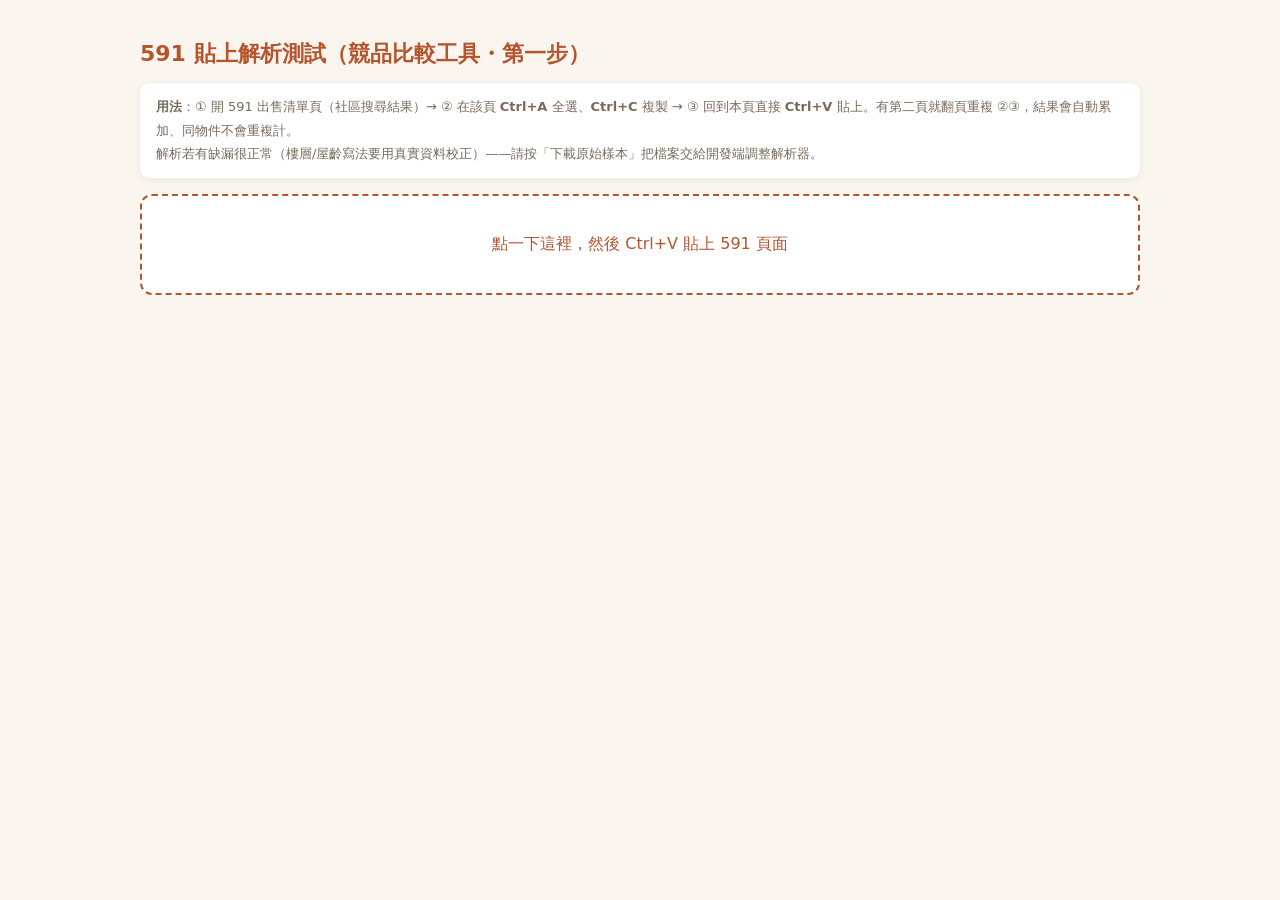
<file: tools/591-paste-test.html>
<!DOCTYPE html>
<html lang="zh-Hant">
<head>
<meta charset="utf-8">
<meta name="viewport" content="width=device-width,initial-scale=1">
<title>591 貼上解析測試</title>
<style>
  /* 沿用全站色系（陶土橘/墨綠/米色），但本頁是開發工具、獨立不依賴 style.css */
  body{font-family:"Noto Sans TC",system-ui,sans-serif;background:#faf6ef;color:#3d3229;margin:0;padding:24px;max-width:1000px;margin-inline:auto}
  h1{font-size:22px;color:#b5542d}
  .note{font-size:13px;color:#7a6a5b;line-height:1.8;background:#fff;border-radius:10px;padding:12px 16px;box-shadow:0 2px 8px rgba(0,0,0,.06)}
  #zone{margin:16px 0;padding:38px 16px;border:2px dashed #b5542d;border-radius:12px;text-align:center;color:#b5542d;font-size:16px;background:#fff;cursor:pointer}
  #zone.got{border-color:#2e6e62;color:#2e6e62}
  #stats{font-size:15px;font-weight:700;margin:12px 0}
  table{width:100%;border-collapse:collapse;background:#fff;border-radius:10px;overflow:hidden;box-shadow:0 2px 8px rgba(0,0,0,.06)}
  th,td{padding:8px 10px;border-bottom:1px solid #efe7dc;text-align:left;font-size:13px;vertical-align:top}
  th{background:#f3ece1;color:#6b5847;white-space:nowrap}
  td.num{text-align:right;white-space:nowrap}
  .miss{color:#c0392b}
  .btn{display:inline-block;margin:8px 8px 8px 0;padding:8px 14px;border:none;border-radius:8px;background:#2e6e62;color:#fff;font-size:14px;cursor:pointer;font-family:inherit}
  .btn.gray{background:#8a7a6a}
  #skipped{margin-top:18px}
  #skipped pre{font-size:12px;background:#fff;border-radius:10px;padding:10px 14px;white-space:pre-wrap;word-break:break-all;color:#8a7a6a}
  .warn{background:#fdf3e3;color:#b07d1a;border-radius:10px;padding:10px 14px;font-size:14px;margin:10px 0}
</style>
</head>
<body>
<h1>591 貼上解析測試（競品比較工具・第一步）</h1>
<div class="note">
  <b>用法</b>：① 開 591 出售清單頁（社區搜尋結果）→ ② 在該頁 <b>Ctrl+A</b> 全選、<b>Ctrl+C</b> 複製
  → ③ 回到本頁直接 <b>Ctrl+V</b> 貼上。有第二頁就翻頁重複 ②③，結果會自動累加、同物件不會重複計。<br>
  解析若有缺漏很正常（樓層/屋齡寫法要用真實資料校正）——請按「下載原始樣本」把檔案交給開發端調整解析器。
</div>

<div id="zone">點一下這裡，然後 Ctrl+V 貼上 591 頁面</div>
<div id="stats"></div>
<div id="warnbox"></div>
<div>
  <button class="btn" id="dl" style="display:none">下載原始樣本（給開發端校正用）</button>
  <button class="btn gray" id="reset" style="display:none">清空重來</button>
</div>
<div id="out"></div>
<div id="skipped"></div>

<!-- 解析器已併入 listing-logic.js（競品比較頁與本測試頁共用同一份） -->
<script src="../listing-logic.js"></script>
<script>
const $ = s => document.querySelector(s);
const all = new Map();      // 跨多次貼上累積的物件（key=591 物件編號）
const rawPastes = [];       // 每次貼上的原始 HTML（供下載校正解析器）
let pasteCount = 0, lastSkipped = [];

document.addEventListener('paste', e => {
  e.preventDefault();
  const html = e.clipboardData.getData('text/html');
  const plain = e.clipboardData.getData('text/plain');
  if (!html){
    $('#warnbox').innerHTML = '<div class="warn">這次貼上沒有帶網頁格式（可能經過記事本等純文字軟體）。請直接在 591 頁面 Ctrl+A、Ctrl+C，再回來貼。</div>';
    return;
  }
  $('#warnbox').innerHTML = '';
  pasteCount++;
  rawPastes.push(html);

  const r = parse591(html);
  lastSkipped = r.skipped;
  for (const it of r.items){
    /* 跨頁去重：留欄位比較齊的那筆 */
    const old = all.get(it.id);
    if (!old || fieldCount591(it) > fieldCount591(old)) all.set(it.id, it);
  }
  render(plain.length, html.length, r.items.length);
});

function render(plainLen, htmlLen, newCount){
  $('#zone').classList.add('got');
  $('#zone').textContent = '已收到，可以繼續貼下一頁';
  $('#stats').textContent = `已貼 ${pasteCount} 次｜這次解析出 ${newCount} 筆｜累計 ${all.size} 筆（去重後）｜這次剪貼簿：HTML ${Math.round(htmlLen/1024)}KB / 純文字 ${Math.round(plainLen/1024)}KB`;
  $('#dl').style.display = $('#reset').style.display = 'inline-block';

  const items = Array.from(all.values());
  const cell = (v, suffix='') => v === null || v === undefined
    ? '<td class="num miss">—</td>' : `<td class="num">${v}${suffix}</td>`;
  $('#out').innerHTML = `<table><thead><tr>
    <th>#</th><th>社區</th><th>標題</th><th>樓層</th><th>權狀</th><th>主建</th><th>格局</th><th>總價(萬)</th><th>單價(萬/坪)</th><th>屋齡</th><th>連結</th>
    </tr></thead><tbody>` +
    items.map((it, i) => `<tr>
      <td>${i+1}</td>
      ${it.community ? `<td>${esc(it.community)}</td>` : '<td class="miss">—</td>'}
      <td>${it.title ? esc(it.title) : `<span class="miss">（沒抓到標題）</span>`}</td>
      ${it.floor ? `<td class="num">${it.floor}${it.floorTotal ? '/' + it.floorTotal : ''}</td>` : '<td class="num miss">—</td>'}
      ${cell(it.size, '坪')}
      ${cell(it.sizeMain, '坪')}
      ${it.layout ? `<td>${esc(it.layout)}</td>` : '<td class="miss">—</td>'}
      ${cell(it.price)}
      ${cell(it.unitPrice)}
      ${cell(it.age, '年')}
      <td><a href="${it.url}" target="_blank">開啟</a></td>
    </tr>`).join('') + '</tbody></table>';

  $('#skipped').innerHTML = lastSkipped.length
    ? `<b>這次略過 ${lastSkipped.length} 筆（無價格的連結，多半是廣告）：</b><pre>${esc(lastSkipped.map(s => s.id + '：' + s.text).join('\n'))}</pre>`
    : '';
}

const esc = s => String(s).replace(/[&<>"]/g, c => ({'&':'&amp;','<':'&lt;','>':'&gt;','"':'&quot;'}[c]));

/* 下載原始貼上內容：多次貼上會合成一個檔，中間用註解分隔 */
$('#dl').onclick = () => {
  const blob = new Blob([rawPastes.join('\n<!-- ===== 下一次貼上 ===== -->\n')], {type:'text/html'});
  const a = document.createElement('a');
  a.href = URL.createObjectURL(blob);
  a.download = '591貼上樣本.html';
  a.click();
  URL.revokeObjectURL(a.href);
};
$('#reset').onclick = () => location.reload();
</script>
</body>
</html>
</file>
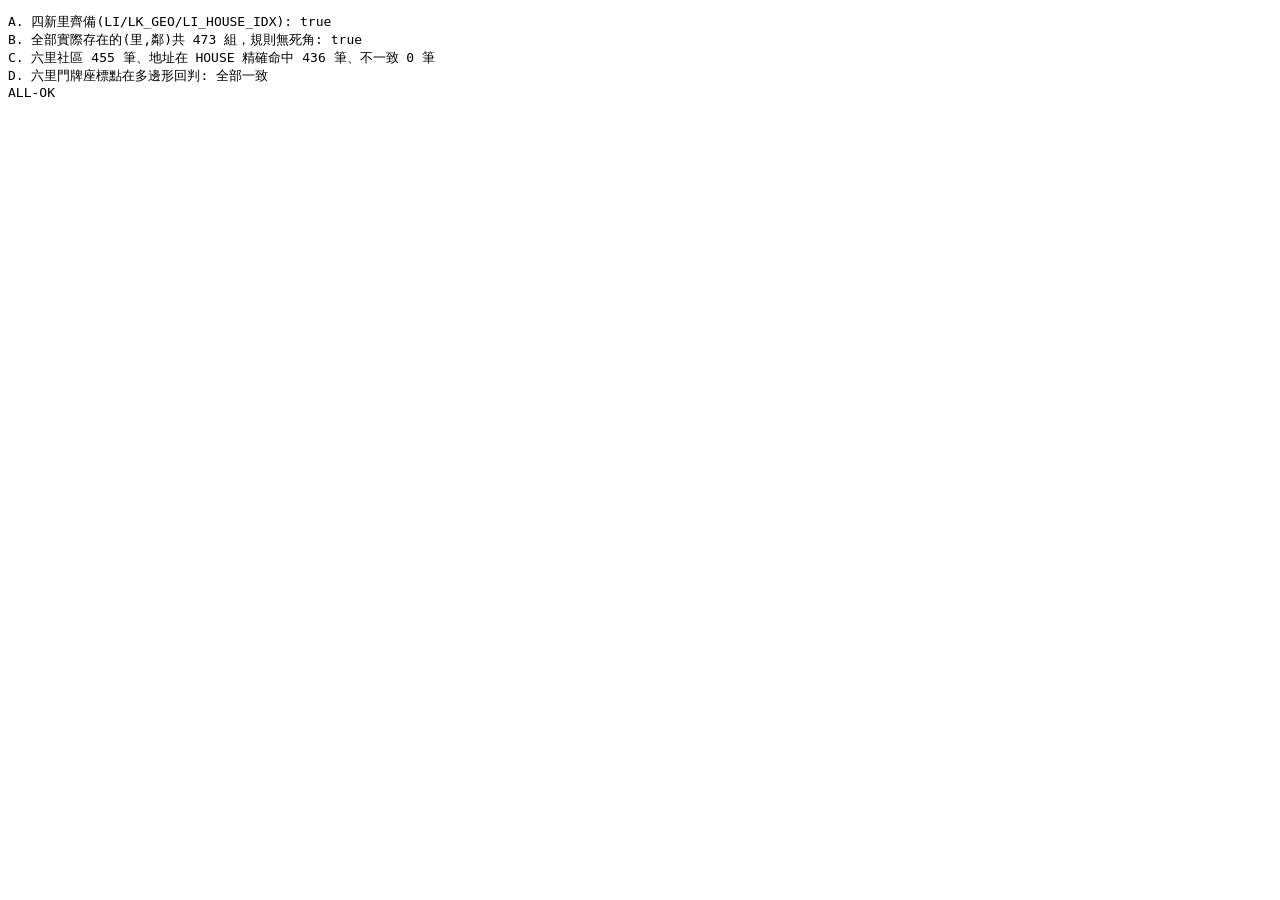
<file: tools/check-data-115.html>
<!DOCTYPE html>
<html lang="zh-Hant">
<head><meta charset="utf-8"><title>115 切換資料自檢</title></head>
<body>
<pre id="out">載入中…</pre>
<script src="../linkou-data.js"></script>
<script>
// 115 切換專用深度自檢：
//  A. 基本結構（四新里齊備、鄰號範圍）
//  B. LI 規則覆蓋：HOUSE/COMMUNITY 出現過的每個(里,鄰)都要能對到國小與國中規則（無死角）
//  C. 交叉比對：改過的社區，其地址在 HOUSE 查到的里鄰要與社區建檔一致
//  D. 里界多邊形：每個新里取一個內部門牌座標，點在多邊形判定要回到同一個里
const lines = [];
const fail = [];
function matchRule(rules, lin) {
  // 比照 school/index.html 的規則語義：r="all" | 區間陣列 | "else"(搭配 exclude)
  return rules.filter(rule => {
    if (rule.r === "all") return true;
    if (rule.r === "else") {
      return !(rule.exclude || []).some(([a, b]) => lin >= a && lin <= b);
    }
    return rule.r.some(([a, b]) => lin >= a && lin <= b);
  });
}
try {
  // ---- A ----
  const geoLis = LK_GEO.features.map(f => f.properties.li);
  const newLis = ["新林里", "力行里", "頭湖里", "文湖里"];
  const aOK = newLis.every(li => (li in LI) && geoLis.includes(li) && LI_HOUSE_IDX.includes(li));
  lines.push("A. 四新里齊備(LI/LK_GEO/LI_HOUSE_IDX): " + aOK);
  if (!aOK) fail.push("A");

  // ---- B ----
  const seen = {};   // li → Set(lin)
  for (const road in HOUSE) for (const lk in HOUSE[road]) for (const num in HOUSE[road][lk]) {
    HOUSE[road][lk][num].split("*")[0].split(";").forEach(c => {
      const [i, lin] = c.split("|");
      const li = LI_HOUSE_IDX[+i];
      (seen[li] = seen[li] || new Set()).add(+lin);
    });
  }
  for (const nm in COMMUNITY) {
    const c = COMMUNITY[nm];
    if (c.li && c.lin) (seen[c.li] = seen[c.li] || new Set()).add(c.lin);
  }
  let bGaps = [];
  for (const li in seen) {
    if (!LI[li]) { bGaps.push(li + "(LI無此里)"); continue; }
    for (const lin of seen[li]) {
      if (!matchRule(LI[li].es, lin).length) bGaps.push(li + lin + "鄰(無國小規則)");
      if (!matchRule(LI[li].jh, lin).length) bGaps.push(li + lin + "鄰(無國中規則)");
    }
  }
  lines.push("B. 全部實際存在的(里,鄰)共 " + Object.keys(seen).reduce((s, k) => s + seen[k].size, 0) + " 組，規則無死角: " + (bGaps.length === 0));
  if (bGaps.length) { fail.push("B"); lines.push("   缺口: " + bGaps.slice(0, 15).join("、")); }

  // ---- C ----
  function lookup(addr) {   // 簡版 houseLookup（同鍵規則）
    let a = addr.replace(/[０-９]/g, ch => String.fromCharCode(ch.charCodeAt(0) - 0xFF10 + 0x30));
    a = a.replace(/^.*林口區/, "").replace(/^\d{3}/, "").replace(/(新北市)/g, "");
    a = a.replace(/[一-鿿]+(村|里)/g, "").replace(/\d+鄰/g, "").trim();
    const i = a.search(/\d/); if (i < 0) return null;
    const road = a.slice(0, i).replace(/[\s\-,，、]/g, "");
    let rest = a.slice(i), lane = "", alley = "";
    const ml = rest.match(/(\d+)\s*巷/); if (ml) lane = ml[1];
    const ma = rest.match(/(\d+)\s*弄/); if (ma) alley = ma[1];
    let r2 = rest.replace(/\d+\s*巷/, "").replace(/\d+\s*弄/, "").replace(/之/g, "-");
    const mn = r2.match(/(\d+(?:-\d+)?)/); if (!mn) return null;
    const node = HOUSE[road]; if (!node) return null;
    const bucket = node[lane + "-" + alley]; if (!bucket || !bucket[mn[1]]) return null;
    const codes = bucket[mn[1]].split("*")[0].split(";");
    if (codes.length !== 1) return null;
    const [ix, lin] = codes[0].split("|");
    return { li: LI_HOUSE_IDX[+ix], lin: +lin };
  }
  let cN = 0, cHit = 0, cMis = [];
  const sixLi = new Set(["南勢里", "湖南里", "新林里", "力行里", "頭湖里", "文湖里"]);
  for (const nm in COMMUNITY) {
    const c = COMMUNITY[nm];
    if (!c.li || !sixLi.has(c.li) || !c.addr || !c.lin) continue;
    cN++;
    const h = lookup(c.addr);
    if (!h) continue;
    cHit++;
    if (h.li !== c.li || h.lin !== c.lin) cMis.push(nm + " 社區=" + c.li + c.lin + " 門牌=" + h.li + h.lin);
  }
  lines.push("C. 六里社區 " + cN + " 筆、地址在 HOUSE 精確命中 " + cHit + " 筆、不一致 " + cMis.length + " 筆");
  if (cMis.length) { fail.push("C"); lines.push("   " + cMis.slice(0, 12).join(" / ")); }

  // ---- D ----
  function liAt(lat, lon) {   // 射線法（同頁面 liAtPoint 語義）
    for (const f of LK_GEO.features) {
      const polys = f.geometry.type === "Polygon" ? [f.geometry.coordinates] : f.geometry.coordinates;
      for (const poly of polys) {
        const ring = poly[0];
        let inside = false;
        for (let i = 0, j = ring.length - 1; i < ring.length; j = i++) {
          const xi = ring[i][0], yi = ring[i][1], xj = ring[j][0], yj = ring[j][1];
          if ((yi > lat) !== (yj > lat) && lon < (xj - xi) * (lat - yi) / (yj - yi) + xi) inside = !inside;
        }
        if (inside) return f.properties.li;
      }
    }
    return null;
  }
  // 每個新里取一筆該里門牌的座標當測試點
  const samplePt = {};
  for (const road in HOUSE) for (const lk in HOUSE[road]) for (const num in HOUSE[road][lk]) {
    const v = HOUSE[road][lk][num];
    const [codes, co] = v.split("*");
    if (!co || codes.indexOf(";") >= 0) continue;
    const [ix] = codes.split("|");
    const li = LI_HOUSE_IDX[+ix];
    if (sixLi.has(li) && !samplePt[li]) {
      const [a, b] = co.split(",");
      samplePt[li] = [25.0 + (+a) / 100000, 121.3 + (+b) / 100000, road + num];
    }
  }
  let dBad = [];
  for (const li in samplePt) {
    const [lat, lon, tag] = samplePt[li];
    const got = liAt(lat, lon);
    if (got !== li) dBad.push(li + "(" + tag + ")判成" + got);
  }
  lines.push("D. 六里門牌座標點在多邊形回判: " + (dBad.length === 0 ? "全部一致" : dBad.join("、")));
  if (dBad.length) fail.push("D");

  lines.push(fail.length === 0 ? "ALL-OK" : "HAS-PROBLEM: " + fail.join(","));
} catch (e) {
  lines.push("錯誤: " + e.message);
  lines.push("HAS-PROBLEM");
}
document.getElementById("out").textContent = lines.join("\n");
</script>
</body>
</html>
</file>
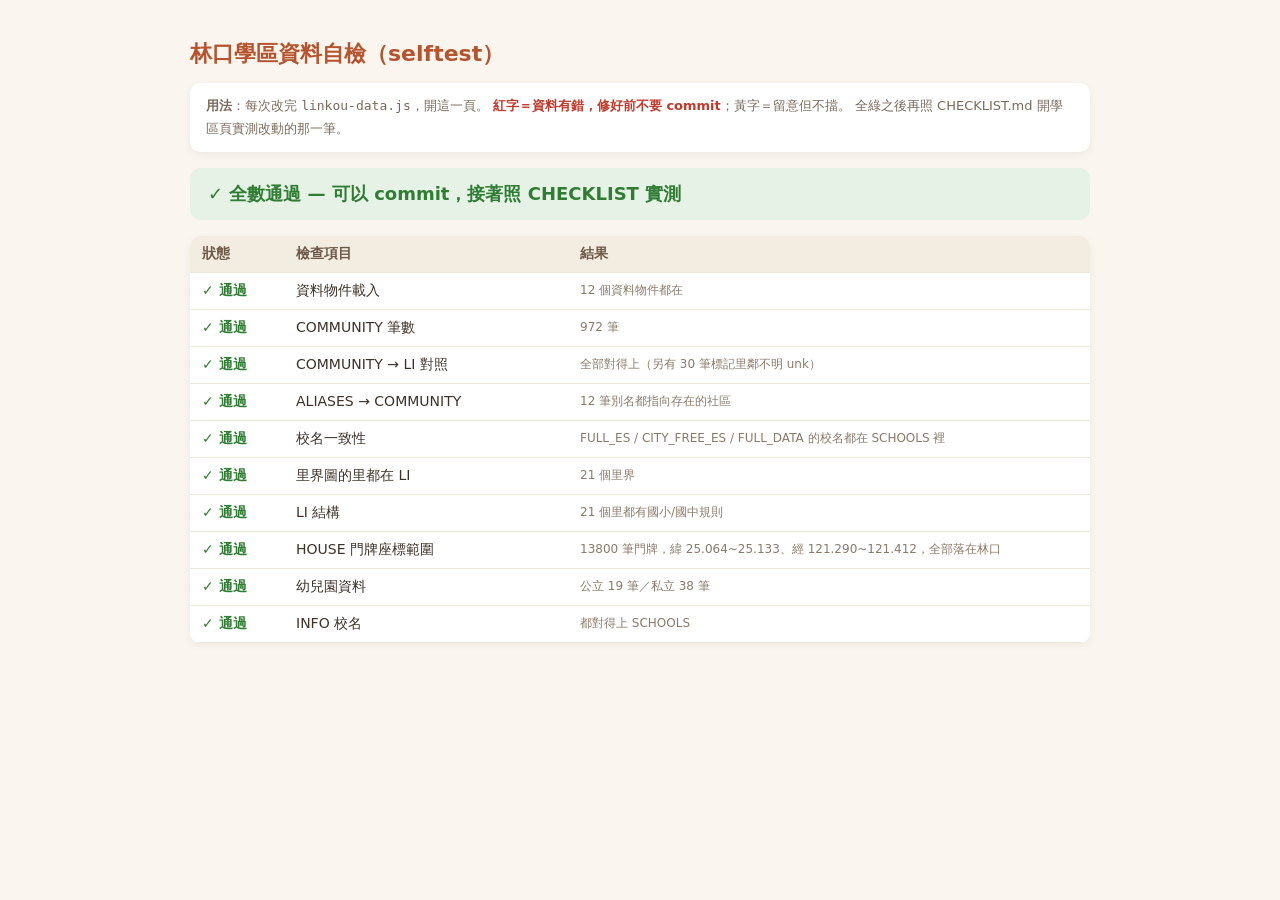
<file: tools/selftest.html>
<!DOCTYPE html>
<html lang="zh-Hant">
<head>
<meta charset="utf-8">
<meta name="viewport" content="width=device-width,initial-scale=1">
<title>學區資料自檢 — selftest</title>
<style>
  /* 沿用全站色系（陶土橘/墨綠/米色），但本頁獨立、不依賴 style.css */
  body{font-family:"Noto Sans TC",system-ui,sans-serif;background:#faf6ef;color:#3d3229;margin:0;padding:24px;max-width:900px;margin-inline:auto}
  h1{font-size:22px;color:#b5542d}
  .note{font-size:13px;color:#7a6a5b;line-height:1.7;background:#fff;border-radius:10px;padding:12px 16px;box-shadow:0 2px 8px rgba(0,0,0,.06)}
  #summary{font-size:18px;font-weight:700;padding:14px 18px;border-radius:10px;margin:16px 0}
  #summary.ok{background:#e6f2e6;color:#2e7d32}
  #summary.bad{background:#fdeaea;color:#c0392b}
  table{width:100%;border-collapse:collapse;background:#fff;border-radius:10px;overflow:hidden;box-shadow:0 2px 8px rgba(0,0,0,.06)}
  th,td{padding:9px 12px;border-bottom:1px solid #efe7dc;text-align:left;font-size:14px;vertical-align:top}
  th{background:#f3ece1;color:#6b5847}
  .st{font-weight:700;white-space:nowrap}
  .pass .st{color:#2e7d32}.warn .st{color:#b07d1a}.fail .st{color:#c0392b}
  .detail{font-size:12px;color:#8a7a6a;word-break:break-all}
</style>
</head>
<body>
<h1>林口學區資料自檢（selftest）</h1>
<div class="note">
  <b>用法</b>：每次改完 <code>linkou-data.js</code>，開這一頁。
  <b style="color:#c0392b">紅字＝資料有錯，修好前不要 commit</b>；黃字＝留意但不擋。
  全綠之後再照 CHECKLIST.md 開學區頁實測改動的那一筆。
</div>
<div id="summary">檢查中…</div>
<table><thead><tr><th style="width:70px">狀態</th><th style="width:260px">檢查項目</th><th>結果</th></tr></thead><tbody id="rows"></tbody></table>

<script src="../linkou-data.js"></script>
<script>
const R = [];   // {level:'pass'|'warn'|'fail', name, msg}
const add = (level, name, msg) => R.push({level, name, msg});
const lim = (arr, n=10) => arr.slice(0, n).join('、') + (arr.length > n ? ` …等共 ${arr.length} 筆` : '');
const run = (name, fn) => { try { fn(); } catch (e) { add('fail', name, '檢查程式本身出錯：' + e.message); } };

/* T1 所有資料物件都載入了 */
run('資料物件載入', () => {
  /* 注意：top-level const 不會掛在 window 上，要逐一用 typeof 直接檢查 */
  const have = {
    COMMUNITY: typeof COMMUNITY !== 'undefined', LI: typeof LI !== 'undefined',
    SCHOOLS: typeof SCHOOLS !== 'undefined', HOUSE: typeof HOUSE !== 'undefined',
    ALIASES: typeof ALIASES !== 'undefined', FULL_ES: typeof FULL_ES !== 'undefined',
    CITY_FREE_ES: typeof CITY_FREE_ES !== 'undefined', FULL_DATA: typeof FULL_DATA !== 'undefined',
    KG_PUBLIC: typeof KG_PUBLIC !== 'undefined', KG_PRIVATE: typeof KG_PRIVATE !== 'undefined',
    LK_GEO: typeof LK_GEO !== 'undefined', INFO: typeof INFO !== 'undefined'
  };
  const miss = Object.keys(have).filter(k => !have[k]);
  miss.length ? add('fail','資料物件載入','缺少：' + miss.join('、') + '（linkou-data.js 可能有語法錯誤，開 F12 Console 看）')
              : add('pass','資料物件載入','12 個資料物件都在');
});

/* T2 社區筆數不能異常縮水（基準 2026-07：962 筆） */
run('COMMUNITY 筆數', () => {
  const n = Object.keys(COMMUNITY).length;
  n < 900 ? add('fail','COMMUNITY 筆數', n + ' 筆（低於 900，疑似整段被誤刪）')
          : add('pass','COMMUNITY 筆數', n + ' 筆');
});

/* T3 每筆社區的里必須存在於 LI；lin 要是正整數 */
run('COMMUNITY → LI 對照', () => {
  const badLi = [], badLin = [], badCand = []; let unk = 0;
  for (const [name, c] of Object.entries(COMMUNITY)) {
    if (c.unk) { unk++; continue; }
    if (c.li && !LI[c.li]) badLi.push(name + '→' + c.li);
    if (c.cands) c.cands.forEach(li => { if (!LI[li]) badCand.push(name + '→' + li); });
    if ('lin' in c && !(Number.isInteger(c.lin) && c.lin > 0 && c.lin < 100)) badLin.push(name + '(lin=' + c.lin + ')');
  }
  if (badLi.length)  add('fail','社區的里不存在於 LI', lim(badLi) + '（打錯字？或 115 切換沒同步 LI）');
  if (badCand.length) add('fail','社區 cands 的里不存在', lim(badCand));
  if (badLin.length) add('fail','社區的鄰(lin)格式錯誤', lim(badLin) + '（鄰要是 1–99 的整數）');
  if (!badLi.length && !badCand.length && !badLin.length)
    add('pass','COMMUNITY → LI 對照', '全部對得上（另有 ' + unk + ' 筆標記里鄰不明 unk）');
});

/* T4 別名字典的值必須是 COMMUNITY 的正式名稱 */
run('ALIASES → COMMUNITY', () => {
  const bad = Object.entries(ALIASES).filter(([a, official]) => typeof official === 'string' && !COMMUNITY[official])
                    .map(([a, o]) => a + '→' + o);
  bad.length ? add('fail','別名指向不存在的社區', lim(bad) + '（別名的值必須與 COMMUNITY 的 key 一字不差）')
             : add('pass','ALIASES → COMMUNITY', Object.keys(ALIASES).length + ' 筆別名都指向存在的社區');
});

/* T5/T6 額滿與自由學區的校名、額滿設籍日的校名，都要存在於 SCHOOLS */
run('校名一致性', () => {
  const bad = [];
  FULL_ES.concat(CITY_FREE_ES).forEach(s => { if (!SCHOOLS[s]) bad.push('FULL/FREE:' + s); });
  Object.keys(FULL_DATA).forEach(s => { if (!SCHOOLS[s]) bad.push('FULL_DATA:' + s); });
  bad.length ? add('fail','校名不存在於 SCHOOLS', lim(bad))
             : add('pass','校名一致性', 'FULL_ES / CITY_FREE_ES / FULL_DATA 的校名都在 SCHOOLS 裡');
});

/* T7 里界圖與 LI 互相對照 */
run('LK_GEO 里界 ↔ LI', () => {
  const geoLi = LK_GEO.features.map(f => f.properties.li);
  const badGeo = geoLi.filter(li => !LI[li]);
  const noPoly = Object.keys(LI).filter(li => !geoLi.includes(li));
  if (badGeo.length) add('fail','里界圖有 LI 沒有的里', lim(badGeo));
  else add('pass','里界圖的里都在 LI', geoLi.length + ' 個里界');
  if (noPoly.length) add('warn','LI 有里但沒有里界多邊形', lim(noPoly) + '（該里無法做點在多邊形判定）');
});

/* T8 LI 每個里都要有國小(es)與國中(jh)規則 */
run('LI 結構', () => {
  const bad = Object.entries(LI).filter(([li, v]) => !v || !v.es || !v.jh).map(([li]) => li);
  bad.length ? add('warn','LI 缺 es/jh 規則', lim(bad))
             : add('pass','LI 結構', Object.keys(LI).length + ' 個里都有國小/國中規則');
});

/* T9 HOUSE 門牌座標必須落在林口（抓「座標飛走」——過去混入外區門牌的事故） */
run('HOUSE 門牌座標範圍', () => {
  let total = 0, badFmt = [], outside = [];
  let latMin = 99, latMax = -99, lonMin = 999, lonMax = -999;
  const walk = obj => {
    for (const [k, v] of Object.entries(obj)) {
      if (typeof v === 'string') {
        total++;
        /* 值格式：里碼|鄰*緯偏,經偏；門牌跨鄰時有多組候選用分號隔開，如 "4|11;4|14*7884,9766" */
        const m = v.match(/^\d+\|\d+(?:;\d+\|\d+)*\*(-?\d+),(-?\d+)$/);
        if (!m) { if (badFmt.length < 10) badFmt.push(k + '=' + v); else badFmt.push(''); continue; }
        const lat = 25 + (+m[1]) / 1e5, lon = 121.3 + (+m[2]) / 1e5;
        latMin = Math.min(latMin, lat); latMax = Math.max(latMax, lat);
        lonMin = Math.min(lonMin, lon); lonMax = Math.max(lonMax, lon);
        if (lat < 24.95 || lat > 25.35 || lon < 121.15 || lon > 121.55)
          { if (outside.length < 10) outside.push(k + '→' + lat.toFixed(4) + ',' + lon.toFixed(4)); else outside.push(''); }
      } else if (v && typeof v === 'object') walk(v);
    }
  };
  walk(HOUSE);
  const range = '緯 ' + latMin.toFixed(3) + '~' + latMax.toFixed(3) + '、經 ' + lonMin.toFixed(3) + '~' + lonMax.toFixed(3);
  if (outside.filter(Boolean).length)
    add('fail','門牌座標飛出林口範圍', outside.filter(Boolean).length + '+ 筆超界：' + lim(outside.filter(Boolean)) + '（疑似混入外區門牌，重讀 DATA-UPDATE.md 第 5 節）');
  else
    add('pass','HOUSE 門牌座標範圍', total + ' 筆門牌，' + range + '，全部落在林口');
  if (badFmt.filter(Boolean).length)
    add('warn','門牌值格式不符', lim(badFmt.filter(Boolean)) + '（預期格式 里碼|鄰*緯偏,經偏）');
});

/* T10 幼兒園資料非空 */
run('幼兒園資料', () => {
  (Object.keys(KG_PUBLIC).length && Object.keys(KG_PRIVATE).length)
    ? add('pass','幼兒園資料', '公立 ' + Object.keys(KG_PUBLIC).length + ' 筆／私立 ' + Object.keys(KG_PRIVATE).length + ' 筆')
    : add('warn','幼兒園資料', '有一邊是空的，確認是否誤刪');
});

/* T11 INFO 的校名（僅提醒） */
run('INFO 校名', () => {
  const bad = Object.keys(INFO).filter(s => !SCHOOLS[s]);
  bad.length ? add('warn','INFO 有 SCHOOLS 沒有的校名', lim(bad) + '（可能是國中或改名，確認即可）')
             : add('pass','INFO 校名', '都對得上 SCHOOLS');
});

/* ---- 輸出 ---- */
const tbody = document.getElementById('rows');
for (const r of R) {
  const tr = document.createElement('tr');
  tr.className = r.level;
  const label = r.level === 'pass' ? '✓ 通過' : (r.level === 'warn' ? '△ 留意' : '✗ 錯誤');
  tr.innerHTML = '<td class="st">' + label + '</td><td>' + r.name + '</td><td class="detail">' + r.msg + '</td>';
  tbody.appendChild(tr);
}
const nf = R.filter(r => r.level === 'fail').length, nw = R.filter(r => r.level === 'warn').length;
const sum = document.getElementById('summary');
if (nf) { sum.className = 'bad'; sum.textContent = '✗ ' + nf + ' 項錯誤、' + nw + ' 項留意 — 修好前不要 commit'; }
else    { sum.className = 'ok';  sum.textContent = '✓ 全數通過' + (nw ? '（另有 ' + nw + ' 項留意）' : '') + ' — 可以 commit，接著照 CHECKLIST 實測'; }
</script>
</body>
</html>
</file>
<file: style.css>
/* ================================================
   林口置產工具箱 — 共用樣式
   包含：設計系統 CSS 變數、全站導覽列、共用元件
   ================================================ */

/* 設計系統 — CSS 變數 */
:root {
  --bg:#FBF6EE; --bg2:#F4ECDF; --ink:#26221C; --ink-soft:#5C544A;
  --line:#E4D8C5; --card:#FFFFFF;
  --clay:#BD5E39; --clay-d:#9C4A2B; --teal:#3C7A62; --teal-d:#2E5F4C;
  --amber:#C2902B; --red:#B23F2A; --gold:#C9A24A;
  --shadow:0 8px 28px rgba(60,44,28,.10), 0 2px 6px rgba(60,44,28,.06);
  --serif:"Noto Serif TC",serif;
  --sans:"Noto Sans TC","PingFang TC","Microsoft JhengHei",sans-serif;
}
*,*::before,*::after{box-sizing:border-box;margin:0;padding:0}
html,body{background:var(--bg);color:var(--ink);font-family:var(--sans);line-height:1.6;-webkit-font-smoothing:antialiased}
body{background-image:radial-gradient(circle at 12% -5%,#F7EEDF 0,transparent 42%),radial-gradient(circle at 110% 8%,#F0E5D2 0,transparent 46%)}

/* 全站導覽列 */
.site-nav{background:#2C2620;position:sticky;top:0;z-index:200;box-shadow:0 2px 10px rgba(0,0,0,.25)}
.nav-inner{max-width:1120px;margin:0 auto;padding:0 16px;display:flex;align-items:center;justify-content:space-between;height:52px}
.nav-logo{font-family:var(--serif);font-weight:900;font-size:15px;color:var(--gold);text-decoration:none;letter-spacing:.3px;flex-shrink:0}
.nav-links{display:flex;gap:4px;overflow-x:auto;min-width:0;-webkit-overflow-scrolling:touch;scrollbar-width:none}
.nav-links::-webkit-scrollbar{display:none}/* 手機:導覽列過寬時自己橫向滑動,不撐寬整頁 */
.nav-links a{color:#C9B89B;text-decoration:none;font-size:13.5px;font-weight:700;padding:6px 13px;border-radius:8px;transition:.15s;white-space:nowrap}
.nav-links a:hover{color:#F7EEDF;background:rgba(255,255,255,.08)}
.nav-links a.active{color:var(--gold);background:rgba(201,162,74,.15)}

/* 主容器 */
.wrap{max-width:1120px;margin:0 auto;padding:18px 16px 60px}

/* Hero 標頭 */
header.hero{display:flex;align-items:flex-end;justify-content:space-between;gap:16px;flex-wrap:wrap;
  padding:22px 24px;border-radius:20px;background:linear-gradient(135deg,#2C2620,#3a322a);
  color:#F7EEDF;box-shadow:var(--shadow);position:relative;overflow:hidden}
header.hero::after{content:"";position:absolute;right:-40px;top:-40px;width:200px;height:200px;border-radius:50%;
  background:radial-gradient(circle,rgba(189,94,57,.55),transparent 70%)}
.hero h1{font-family:var(--serif);font-weight:900;font-size:clamp(24px,5vw,38px);letter-spacing:.5px;line-height:1.15}
.hero h1 .mk{color:var(--gold)}
.hero p{color:#E7D7BE;font-size:14px;margin-top:6px;max-width:46ch}
.hero .badge{font-family:var(--serif);font-size:13px;font-weight:700;color:#2C2620;background:var(--gold);
  padding:5px 12px;border-radius:999px;display:inline-block;align-self:flex-start;margin-bottom:8px}
.hero .yr{text-align:right;line-height:1.6;color:#E7D7BE}
.hero .yr .yr-biz{display:block;font-family:var(--serif);font-size:16px;font-weight:700;color:#F3E6CE;letter-spacing:.3px}
.hero .yr .yr-nm{display:block;font-size:15px;font-weight:600;color:#E7D7BE;margin-top:3px}

/* 卡片 */
.panel{background:var(--card);border:1px solid var(--line);border-radius:18px;box-shadow:var(--shadow)}

/* 表單通用元件 */
.field{flex:1 1 240px;min-width:0}
label.lbl{display:block;font-size:12.5px;font-weight:700;color:var(--clay-d);margin-bottom:6px;letter-spacing:.3px}
input[type=text],select,input[type=number]{width:100%;padding:12px 14px;border:1.5px solid var(--line);border-radius:12px;
  font-family:var(--sans);font-size:15px;background:#FFFDF9;color:var(--ink);outline:none;transition:.18s}
input:focus,select:focus{border-color:var(--clay);box-shadow:0 0 0 3px rgba(189,94,57,.14)}

.btn{border:none;cursor:pointer;font-family:var(--sans);font-weight:700;font-size:15px;padding:12px 20px;
  border-radius:12px;background:var(--clay);color:#fff;transition:.18s;white-space:nowrap}
.btn:hover{background:var(--clay-d)}
.btn.ghost{background:#fff;color:var(--clay-d);border:1.5px solid var(--line)}
.btn.ghost:hover{border-color:var(--clay)}
.hint{font-size:12.5px;color:var(--ink-soft);margin-top:10px}

/* 區塊標題 */
.sec-title{font-family:var(--serif);font-weight:900;font-size:20px;margin:30px 4px 14px;display:flex;align-items:center;gap:10px}
.sec-title .bar{width:5px;height:22px;background:var(--clay);border-radius:3px}

/* Toast 訊息 */
.toast{position:fixed;left:50%;bottom:26px;transform:translateX(-50%) translateY(20px);background:var(--ink);
  color:#fff;padding:11px 20px;border-radius:999px;font-size:14px;opacity:0;pointer-events:none;transition:.3s;z-index:9999}
.toast.show{opacity:1;transform:translateX(-50%) translateY(0)}

/* 免責聲明區塊 */
.disc{background:#FBF3E0;border:1px solid #EBD8AE;border-radius:12px;padding:12px 16px;font-size:12.5px;color:#7a6a3e;margin-top:14px}

/* Footer */
footer{margin-top:34px;font-size:12px;color:var(--ink-soft);text-align:center;line-height:1.8}
</file>
<file: style-next.css>
.home-page{--story-ink:#26333A;--story-muted:#69757B;--story-coral:#D96E4F;
  background:#FAF9F6;background-image:none;color:var(--story-ink)}

/* 淺色固定導覽列；往下滾後才增加陰影，避免回到原本深色橫條 */
.home-page .site-nav{height:64px;background:rgba(255,255,255,.82);border-bottom:1px solid rgba(38,51,58,.08);
  box-shadow:none;backdrop-filter:blur(18px);-webkit-backdrop-filter:blur(18px);transition:background .25s,box-shadow .25s}
.home-page .site-nav.nav-scrolled{background:rgba(255,255,255,.96);box-shadow:0 10px 28px rgba(38,51,58,.08)}
.home-page .nav-inner{max-width:1180px;height:64px;padding:0 24px}
.home-page .nav-logo{font-family:var(--serif);font-size:16px;font-weight:900;letter-spacing:.02em;color:#26333A}
.home-page .nav-links a{color:#59666C;font-size:13px;font-weight:600;padding:7px 10px;border-radius:999px}
.home-page .nav-links a:hover,.home-page .nav-links a.active{color:#26333A;background:#F1EEE8}
.nav-progress{position:absolute;left:0;bottom:-1px;width:0;height:2px;background:var(--story-coral);transition:width .08s linear}

/* 取消舊版中央卡片容器，讓每一段能橫跨整個畫面 */
.home-page .wrap{max-width:none;margin:0;padding:0}

/* 首屏橫幅：暖白、霧藍與暖杏構成，不靠深色底製造存在感 */
.home-page header.hero{--hero-shift:0px;min-height:calc(100vh - 64px);max-height:820px;margin:0;padding:80px max(28px,calc((100vw - 1120px)/2));
  display:grid;grid-template-columns:minmax(0,1.45fr) minmax(280px,.55fr);align-items:center;gap:72px;border:0;border-radius:0;
  background:linear-gradient(120deg,#F8F1E8 0%,#F7F4EF 48%,#E9F0F2 100%);color:var(--story-ink);box-shadow:none}
.home-page header.hero::before{left:auto;right:6%;bottom:auto;top:16%;width:440px;height:440px;
  background:radial-gradient(circle,rgba(132,178,193,.27) 0 25%,rgba(132,178,193,.1) 26% 47%,transparent 48%);
  transform:translateY(var(--hero-shift));transition:transform .08s linear}
.home-page header.hero::after{right:-100px;top:-170px;width:430px;height:430px;
  background:radial-gradient(circle,rgba(222,142,115,.22),transparent 66%);transform:translateY(var(--hero-shift))}
.home-page .hero>div:first-child{max-width:720px}
.home-page .hero .badge{font-family:var(--sans);font-size:12px;font-weight:800;letter-spacing:.15em;color:#A6513B;
  background:#F5DFD5;border:0;padding:7px 13px;margin-bottom:22px}
.home-page .hero h1{max-width:9em;font-family:var(--serif);font-size:clamp(48px,7vw,82px);font-weight:900;
  letter-spacing:.01em;line-height:1.14;color:#26333A}
.home-page .hero h1 .mk{color:var(--story-coral)}
.home-page .hero p{max-width:48ch;margin-top:24px;color:#5F6B70;font-size:16px;line-height:1.9}
.home-page .hero .yr{position:relative;min-width:0;padding:30px 26px;text-align:left;border-radius:26px;
  color:#56666D;background:rgba(255,255,255,.7);border:1px solid rgba(255,255,255,.82);
  box-shadow:0 24px 60px rgba(56,83,92,.12);backdrop-filter:blur(10px);-webkit-backdrop-filter:blur(10px)}
.home-page .hero .yr::before{content:"LINKOU · LIFE";display:block;margin-bottom:40px;font-size:11px;font-weight:800;
  letter-spacing:.22em;color:#86969D}
.home-page .hero .yr::after{content:"↓  SCROLL";display:block;margin-top:46px;font-size:10px;font-weight:800;
  letter-spacing:.18em;color:#A6513B}
.home-page .hero .yr .yr-biz{font-family:var(--serif);font-size:17px;font-weight:900;color:#2C424B}
.home-page .hero .yr .yr-nm{font-size:14px;font-weight:600;color:#718087;margin-top:7px}

.home-page .sec-title{max-width:1120px;margin:0 auto;padding:74px 0 30px;font-family:var(--sans);font-size:12px;
  font-weight:800;letter-spacing:.18em;color:#8A7570;gap:12px}
.home-page .sec-title .bar{width:34px;height:2px;background:var(--story-coral)}

/* 五個工具改成五段全寬故事；資訊與視覺左右交錯 */
.home-page .tools-grid{display:block;margin:0}
.home-page .tool-card{--tone:#C85F42;--tint:#F0D6CA;width:100%;min-height:560px;margin:0;
  padding:72px max(28px,calc((100vw - 1120px)/2));display:grid;grid-template-columns:minmax(0,1fr) minmax(360px,1fr);
  grid-template-rows:auto auto auto auto;column-gap:82px;align-content:center;color:var(--story-ink);background:#FBF4ED;
  border:0;border-radius:0;box-shadow:none;overflow:hidden;position:relative;text-decoration:none;transition:none}
.home-page .tool-card:nth-child(n){min-height:560px;grid-column:auto}
.home-page .tool-card::before{content:"";grid-column:2;grid-row:1/5;width:100%;height:390px;align-self:center;justify-self:stretch;
  border-radius:52px;background:linear-gradient(145deg,rgba(255,255,255,.68),rgba(255,255,255,.18)),var(--tint);
  box-shadow:0 30px 70px rgba(53,64,68,.09);position:relative;z-index:0}
.home-page .tool-card::after{content:"";grid-column:2;grid-row:1/5;width:330px;height:330px;align-self:center;justify-self:center;
  border-radius:50%;background:radial-gradient(circle,transparent 0 31%,rgba(255,255,255,.72) 32% 33%,transparent 34% 48%,rgba(255,255,255,.48) 49% 50%,transparent 51%);
  position:relative;right:auto;top:auto;opacity:1;z-index:0;transition:transform .6s cubic-bezier(.2,.8,.2,1)}
.home-page .tool-card>*{position:relative;z-index:1}
.home-page .tool-card h3,.home-page .tool-card .tc-desc,.home-page .tool-card ul,.home-page .tool-card .tc-go{grid-column:1}
.home-page .tool-card h3{grid-row:1;font-family:var(--serif);font-size:clamp(36px,4vw,50px);font-weight:900;
  letter-spacing:.01em;line-height:1.25;color:#29363C;margin:0 0 18px}
.home-page .tool-card h3::before{display:block;margin-bottom:16px;font-family:var(--sans);font-size:11px;font-weight:800;
  letter-spacing:.2em;color:var(--tone)}
.home-page .tool-card.t-school h3::before{content:"01 · SCHOOL"}
.home-page .tool-card.t-price h3::before{content:"02 · PRICE"}
.home-page .tool-card.t-bus h3::before{content:"03 · BUS"}
.home-page .tool-card.t-loan h3::before{content:"04 · MORTGAGE"}
.home-page .tool-card.t-rent h3::before{content:"05 · RENT"}
.home-page .tool-card .tc-desc{grid-row:2;max-width:48ch;margin:0 0 24px;color:var(--story-muted);font-size:15px;line-height:1.85}
.home-page .tool-card ul{grid-row:3;margin:0 0 30px;padding:22px 0 0;border-top:1px solid rgba(38,51,58,.1);
  display:flex;flex-direction:column;gap:9px;list-style:none}
.home-page .tool-card li{position:relative;font-size:13.5px;color:#4E5B60;padding-left:19px;line-height:1.6}
.home-page .tool-card li::before{content:"";position:absolute;left:1px;width:7px;height:7px;top:.58em;border-radius:50%;background:var(--tone)}
.home-page .tool-card .tc-go{grid-row:4;margin:0;width:max-content;padding:11px 18px;border:1px solid color-mix(in srgb,var(--tone) 35%,transparent);
  border-radius:999px;color:var(--tone);font-size:13.5px;font-weight:800;display:inline-flex;align-items:center;gap:8px;
  transition:background .2s,color .2s}
.home-page .tool-card .tc-icon{grid-column:2;grid-row:1/5;align-self:center;justify-self:center;width:156px;height:156px;
  margin:0;border-radius:50%;background:rgba(255,255,255,.72);font-size:64px;box-shadow:0 18px 45px rgba(53,64,68,.11);
  transition:transform .55s cubic-bezier(.2,.8,.2,1),box-shadow .3s}
.home-page .tool-card:hover{transform:none;box-shadow:none}
.home-page .tool-card:hover::after{transform:rotate(12deg) scale(1.06)}
.home-page .tool-card:hover .tc-icon{transform:translateY(-8px) rotate(-2deg);box-shadow:0 25px 55px rgba(53,64,68,.15)}
.home-page .tool-card:hover .tc-go{background:var(--tone);color:#fff}
.home-page .tool-card .tc-go .arr,.home-page .about-card .ac-go .arr{font-size:18px;line-height:1;transition:transform .22s}
.home-page .tool-card:hover .tc-go .arr,.home-page .about-card:hover .ac-go .arr{transform:translateX(5px)}
.home-page .tool-card:focus-visible,.home-page .about-card:focus-visible{outline:3px solid rgba(217,110,79,.4);outline-offset:4px}

.home-page .tool-card.t-school{--tone:#C85F42;--tint:#EECFC1;background:#FBF4ED}
.home-page .tool-card.t-price{--tone:#556F86;--tint:#D7E3EA;background:#F1F5F7}
.home-page .tool-card.t-bus{--tone:#9A762A;--tint:#E9DCB4;background:#FAF7EC}
.home-page .tool-card.t-loan{--tone:#3F7665;--tint:#CDE0D9;background:#EEF5F2}
.home-page .tool-card.t-rent{--tone:#765B83;--tint:#DDD2E4;background:#F4F0F6}

/* 偶數段落交換左右位置，形成像範例網站的一段一景節奏 */
.home-page .tool-card.t-price::before,.home-page .tool-card.t-price::after,
.home-page .tool-card.t-loan::before,.home-page .tool-card.t-loan::after,
.home-page .tool-card.t-price .tc-icon,.home-page .tool-card.t-loan .tc-icon{grid-column:1}
.home-page .tool-card.t-price h3,.home-page .tool-card.t-price .tc-desc,.home-page .tool-card.t-price ul,.home-page .tool-card.t-price .tc-go,
.home-page .tool-card.t-loan h3,.home-page .tool-card.t-loan .tc-desc,.home-page .tool-card.t-loan ul,.home-page .tool-card.t-loan .tc-go{grid-column:2}

/* 滾到畫面才依序進場；內容本身仍保持可讀與可點 */
.js .home-page .tool-card h3,.js .home-page .tool-card .tc-desc,.js .home-page .tool-card ul,
.js .home-page .tool-card .tc-go,.js .home-page .tool-card .tc-icon,.js .home-page .tool-card::before{
  opacity:0;transform:translateY(28px);transition:opacity .7s cubic-bezier(.2,.8,.2,1),transform .7s cubic-bezier(.2,.8,.2,1)}
.js .home-page .tool-card.is-visible h3,.js .home-page .tool-card.is-visible .tc-desc,.js .home-page .tool-card.is-visible ul,
.js .home-page .tool-card.is-visible .tc-go,.js .home-page .tool-card.is-visible .tc-icon,.js .home-page .tool-card.is-visible::before{
  opacity:1;transform:translateY(0)}
.js .home-page .tool-card .tc-desc{transition-delay:.08s}.js .home-page .tool-card ul{transition-delay:.15s}
.js .home-page .tool-card .tc-go{transition-delay:.22s}.js .home-page .tool-card .tc-icon{transition-delay:.12s}
.js .home-page .tool-card::before{transition-delay:.04s}
.js .home-page .tool-card.is-visible:hover .tc-icon{transform:translateY(-8px) rotate(-2deg)}

/* 關於我們與免責資訊收在較安靜的結尾 */
.home-page .tools-grid+.sec-title{padding-top:72px}
.home-page .about-card{max-width:1120px;margin:0 auto;padding:30px 34px;display:flex;align-items:center;gap:20px;
  color:inherit;text-decoration:none;border-radius:28px;background:#fff;border:1px solid rgba(38,51,58,.09);
  box-shadow:0 18px 45px rgba(38,51,58,.06);transition:transform .22s,border-color .22s,box-shadow .22s}
.home-page .about-card:hover{transform:translateY(-3px);border-color:rgba(38,51,58,.18);box-shadow:0 22px 52px rgba(38,51,58,.09)}
.home-page .about-card .faces{display:flex;flex-shrink:0}
.home-page .about-card .faces img{width:58px;height:58px;border-radius:18px;object-fit:cover;object-position:50% 12%;
  border:3px solid #fff;box-shadow:0 4px 14px rgba(38,51,58,.1);background:#FAF9F6}
.home-page .about-card .faces img+img{margin-left:-10px}
.home-page .about-card .ac-txt{flex:1 1 auto;min-width:0}
.home-page .about-card .ac-txt h3{margin-bottom:3px;font-family:var(--serif);font-size:21px;color:#29363C}
.home-page .about-card .ac-txt p{font-size:13.5px;color:var(--story-muted);line-height:1.65}
.home-page .about-card .ac-go{flex-shrink:0;color:#A6513B;font-size:13.5px;font-weight:800;display:inline-flex;align-items:center;gap:8px}
.home-page .disc{max-width:1120px;margin:28px auto 0!important;padding:14px 18px;background:#FFF9ED;border-color:#EFDFC0;
  border-radius:16px;color:#75633A}
.home-page footer{max-width:1120px;margin:38px auto 0;padding-bottom:54px;color:#778087}

@media(prefers-reduced-motion:reduce){
  .nav-progress,.home-page header.hero::before,.home-page header.hero::after{transition:none!important;transform:none!important}
  .js .home-page .tool-card *,.js .home-page .tool-card::before,.js .home-page .tool-card::after{
    opacity:1!important;transform:none!important;transition:none!important;animation:none!important}
}
@media(max-width:900px){
  .home-page header.hero{min-height:680px;max-height:none;grid-template-columns:1fr;gap:38px;padding:72px 34px}
  .home-page .hero .yr{max-width:480px}.home-page .hero .yr::before{margin-bottom:24px}.home-page .hero .yr::after{margin-top:28px}
  .home-page .sec-title{padding-left:28px;padding-right:28px}
  .home-page .tool-card,.home-page .tool-card:nth-child(n){min-height:540px;padding:64px 34px;column-gap:46px;grid-template-columns:minmax(0,1fr) minmax(280px,.8fr)}
  .home-page .tool-card::before{height:340px}.home-page .tool-card .tc-icon{width:138px;height:138px;font-size:56px}
  .home-page .about-card,.home-page .disc{margin-left:28px!important;margin-right:28px!important}
}
@media(max-width:640px){
  .home-page .site-nav{height:56px}.home-page .nav-inner{height:56px;padding:0 16px}.home-page .nav-logo{font-size:14px}
  .home-page header.hero{min-height:650px;display:block;padding:68px 20px 54px}
  .home-page header.hero::before{right:-120px;top:34%;width:360px;height:360px}
  .home-page .hero h1{max-width:none;font-size:clamp(42px,12.5vw,54px);line-height:1.22}.home-page .hero p{font-size:14px}
  .home-page .hero-title-line{display:block;white-space:nowrap}
  .home-page .hero .yr{margin-top:48px;padding:22px;border-radius:22px}
  .home-page .sec-title{padding:54px 20px 22px}
  .home-page .tool-card,.home-page .tool-card:nth-child(n){min-height:auto;display:flex;flex-direction:column;padding:54px 20px 60px;background:var(--section-bg)}
  .home-page .tool-card::before{content:"";position:absolute;left:20px;right:20px;top:48px;width:auto;height:220px;border-radius:30px}
  .home-page .tool-card::after{position:absolute;left:50%;top:48px;width:210px;height:210px;transform:translateX(-50%)}
  .home-page .tool-card .tc-icon{order:0;width:112px;height:112px;margin:52px auto 82px;font-size:46px;flex:0 0 auto}
  .home-page .tool-card h3{order:1;font-size:36px}.home-page .tool-card .tc-desc{order:2;font-size:14px}
  .home-page .tool-card ul{order:3;width:100%}.home-page .tool-card .tc-go{order:4}
  .home-page .tool-card.t-school{--section-bg:#FBF4ED}.home-page .tool-card.t-price{--section-bg:#F1F5F7}
  .home-page .tool-card.t-bus{--section-bg:#FAF7EC}.home-page .tool-card.t-loan{--section-bg:#EEF5F2}.home-page .tool-card.t-rent{--section-bg:#F4F0F6}
  /* 手機動畫幅度加大：圖塊滑入、圖示彈入、文字分批上移 */
  .js .home-page .tool-card::before{transform:translateX(34px);transition-duration:.78s}
  .js .home-page .tool-card.t-price::before,.js .home-page .tool-card.t-loan::before{transform:translateX(-34px)}
  .js .home-page .tool-card.is-visible::before{transform:translateX(0)}
  .js .home-page .tool-card h3,.js .home-page .tool-card .tc-desc,
  .js .home-page .tool-card ul,.js .home-page .tool-card .tc-go{transform:translateY(38px)}
  .js .home-page .tool-card.is-visible h3,.js .home-page .tool-card.is-visible .tc-desc,
  .js .home-page .tool-card.is-visible ul,.js .home-page .tool-card.is-visible .tc-go{transform:translateY(0)}
  .js .home-page .tool-card .tc-icon{transform:scale(.72) rotate(-9deg)}
  .js .home-page .tool-card::after{opacity:0}
  .js .home-page .tool-card.is-visible .tc-icon{animation:mobile-icon-pop .82s .08s both}
  .js .home-page .tool-card.is-visible::after{animation:mobile-ring-in .95s .05s both}
  @keyframes mobile-icon-pop{
    0%{opacity:0;transform:scale(.72) rotate(-9deg)}
    68%{opacity:1;transform:scale(1.06) rotate(2deg)}
    100%{opacity:1;transform:scale(1) rotate(0)}
  }
  @keyframes mobile-ring-in{
    from{opacity:0;transform:translateX(-50%) rotate(-18deg) scale(.82)}
    to{opacity:1;transform:translateX(-50%) rotate(0) scale(1)}
  }
  .home-page .tool-card:hover::after{transform:translateX(-50%) rotate(8deg) scale(1.04)}
  .home-page .about-card{margin-left:14px!important;margin-right:14px!important;padding:22px;flex-wrap:wrap}
  .home-page .about-card .ac-go{margin-left:auto}.home-page .disc{margin-left:14px!important;margin-right:14px!important}
  .home-page footer{padding-left:18px;padding-right:18px}
}

/* ==================================================
 工具介面縮影：以具體資訊補足視覺內容
 ================================================== */
.home-page .sec-title{max-width:1040px}
.home-page .tool-card,.home-page .tool-card:nth-child(n){min-height:520px;
  padding:64px max(28px,calc((100vw - 1040px)/2));grid-template-columns:minmax(0,45fr) minmax(400px,55fr);
  column-gap:64px}
.home-page .tool-card::before,.home-page .tool-card::after{display:none}

.tool-demo{grid-column:2;grid-row:1/5;align-self:center;width:100%;height:350px;position:relative;overflow:hidden;
  border:1px solid rgba(255,255,255,.76);border-radius:38px;background:rgba(255,255,255,.58);
  box-shadow:0 28px 65px rgba(48,63,69,.1);color:#425058;backdrop-filter:blur(8px);-webkit-backdrop-filter:blur(8px)}
.home-page .tool-card.t-price .tool-demo,.home-page .tool-card.t-loan .tool-demo{grid-column:1}
.tool-demo .demo-top{height:58px;padding:0 22px;display:flex;align-items:center;gap:12px;border-bottom:1px solid rgba(55,70,77,.08)}
.tool-demo .demo-top b{font-size:12px;font-weight:800;letter-spacing:.08em;color:#526169}
.demo-dots{display:flex;gap:5px;margin-right:4px}
.demo-dots i{display:block;width:6px;height:6px;border-radius:50%;background:rgba(63,78,86,.22)}
.home-page .tool-card .tool-demo .tc-icon{position:absolute;right:18px;top:13px;width:44px;height:44px;margin:0;
  display:grid;place-items:center;border-radius:14px;background:rgba(255,255,255,.76);font-size:21px;
  box-shadow:0 8px 20px rgba(48,63,69,.08);z-index:4}

.demo-search{height:42px;margin:17px 22px 0;padding:0 5px 0 15px;display:flex;align-items:center;justify-content:space-between;
  border:1px solid rgba(55,70,77,.12);border-radius:12px;background:rgba(255,255,255,.68);font-size:11px;color:#879197}
.demo-search strong{padding:7px 12px;border-radius:9px;background:var(--tone);color:#fff;font-size:10px;letter-spacing:.06em}

/* 學區縮影：道路、定位點與查詢結果 */
.demo-map{position:absolute;left:22px;right:22px;top:126px;bottom:74px;overflow:hidden;border-radius:18px;
  background:linear-gradient(135deg,rgba(255,255,255,.62),rgba(255,255,255,.2)),
    repeating-linear-gradient(0deg,transparent 0 26px,rgba(80,102,109,.06) 27px 28px),
    repeating-linear-gradient(90deg,transparent 0 34px,rgba(80,102,109,.06) 35px 36px)}
.map-road{position:absolute;height:7px;border-radius:99px;background:rgba(255,255,255,.88);box-shadow:0 0 0 1px rgba(71,88,96,.05)}
.map-road.r-one{width:75%;left:-6%;top:34%;transform:rotate(16deg)}
.map-road.r-two{width:68%;right:-8%;bottom:25%;transform:rotate(-24deg)}
.map-road.r-three{width:55%;left:23%;top:54%;transform:rotate(74deg)}
.map-pin{position:absolute;left:58%;top:42%;width:20px;height:20px;border:5px solid #fff;border-radius:50%;background:var(--tone);
  box-shadow:0 6px 16px rgba(72,59,54,.2)}
.map-pin::after{content:"";position:absolute;left:2px;bottom:-9px;border:4px solid transparent;border-top:7px solid var(--tone)}
.map-zone{position:absolute;right:12px;bottom:10px;padding:5px 8px;border-radius:8px;background:rgba(255,255,255,.82);
  font-size:9px;font-weight:800;color:var(--tone)}
.demo-result{position:absolute;left:22px;right:22px;bottom:16px;height:44px;padding:0 14px;display:flex;align-items:center;justify-content:space-between;
  border-radius:12px;background:rgba(255,255,255,.72)}
.demo-result b{font-size:10px;color:#4B5A61}.demo-result span{font-size:9px;color:#899399}

/* 行情縮影：摘要與成交柱狀圖 */
.demo-metric{margin:20px 24px 0;display:flex;align-items:flex-end;justify-content:space-between}
.demo-metric span{font-size:11px;color:#899399}.demo-metric strong{font-size:14px;color:var(--tone)}
.demo-bars{height:175px;margin:17px 24px 0;padding:0 9px;display:flex;align-items:flex-end;gap:14px;
  border-bottom:1px solid rgba(55,70,77,.12);background:repeating-linear-gradient(0deg,transparent 0 43px,rgba(69,88,97,.06) 44px)}
.demo-bars i{flex:1;height:var(--bar);min-width:12px;border-radius:8px 8px 2px 2px;
  background:linear-gradient(180deg,color-mix(in srgb,var(--tone) 72%,white),var(--tone));transform-origin:bottom}
.demo-caption{margin:12px 26px 0;display:flex;justify-content:space-between;font-size:9px;color:#879197}

/* 公車縮影：搜尋結果與沿途站點 */
.demo-route-label{margin:22px 24px 0;display:flex;justify-content:space-between;align-items:center}
.demo-route-label b{font-size:13px;color:#4B5A61}.demo-route-label span{font-size:9px;color:var(--tone);font-weight:800}
.demo-route{height:74px;margin:17px 30px 0;display:flex;align-items:center;justify-content:space-between;position:relative}
.demo-route i{width:16px;height:16px;border:5px solid #fff;border-radius:50%;background:var(--tone);z-index:2;
  box-shadow:0 3px 9px rgba(72,60,35,.16)}
.demo-route i:nth-of-type(2),.demo-route i:nth-of-type(3){background:#fff;border-color:var(--tone)}
.route-line{position:absolute;left:7px;right:7px;top:34px;height:5px;border-radius:99px;background:var(--tone);transform-origin:left}
.demo-stops{margin:0 24px;display:flex;justify-content:space-between;font-size:9px;color:#7E898E}

/* 房貸縮影：試算摘要與本金利息比例 */
.demo-loan-summary{margin:22px 24px 0;display:flex;justify-content:space-between;align-items:flex-end}
.demo-loan-summary span{font-size:11px;color:#899399}.demo-loan-summary strong{font-size:12px;color:var(--tone)}
.demo-loan-grid{margin:20px 28px 0;display:grid;grid-template-columns:150px 1fr;align-items:center;gap:38px}
.loan-ring{width:142px;height:142px;border-radius:50%;display:grid;place-items:center;position:relative;
  background:conic-gradient(var(--tone) 0 66%,rgba(255,255,255,.82) 66% 100%);box-shadow:0 12px 28px rgba(54,83,73,.1)}
.loan-ring::after{content:"";position:absolute;inset:23px;border-radius:50%;background:#F8FBF9}
.loan-ring span{position:relative;z-index:1;font-size:11px;font-weight:800;color:var(--tone)}
.loan-values{display:flex;flex-direction:column;gap:17px}
.loan-values p{display:flex;align-items:center;gap:9px;margin:0;font-size:10px;color:#6F7C82}
.loan-values i{width:9px;height:9px;border-radius:3px;background:var(--tone)}
.loan-values p:nth-child(2) i{opacity:.45}.loan-values p:nth-child(3) i{background:#fff;border:1px solid rgba(63,118,101,.25)}

/* 租約縮影：契約紙張與三步驟流程 */
.demo-paper{width:68%;height:205px;margin:20px auto 0;padding:22px 26px;border-radius:10px;background:rgba(255,255,255,.82);
  box-shadow:0 16px 34px rgba(72,59,80,.1);transform-origin:center bottom}
.demo-paper b{display:block;margin-bottom:18px;text-align:center;font-family:var(--serif);font-size:13px;color:#51485A}
.demo-paper i{display:block;height:4px;margin:10px 0;border-radius:99px;background:rgba(87,71,96,.11)}
.demo-paper i:nth-of-type(2){width:82%}.demo-paper i:nth-of-type(3){width:92%}.demo-paper i:nth-of-type(4){width:68%}
.demo-paper span{display:block;margin-top:18px;font-size:9px;font-weight:800;text-align:right;color:var(--tone)}
.demo-steps{position:absolute;left:28px;right:28px;bottom:13px;display:flex;align-items:center;justify-content:center;gap:10px}
.demo-steps span{font-size:9px;font-weight:800;color:var(--tone)}.demo-steps i{width:36px;height:1px;background:rgba(118,91,131,.25)}

/* 整張縮影進場後，內部重點再依序動起來 */
.js .home-page .tool-demo{opacity:0;transform:translateX(34px) scale(.98);
  transition:opacity .72s .04s cubic-bezier(.2,.8,.2,1),transform .72s .04s cubic-bezier(.2,.8,.2,1)}
.js .home-page .t-price .tool-demo,.js .home-page .t-loan .tool-demo{transform:translateX(-34px) scale(.98)}
.js .home-page .tool-card.is-visible .tool-demo{opacity:1;transform:translateX(0) scale(1)}
.js .home-page .demo-bars i{transform:scaleY(0);transition:transform .55s .25s cubic-bezier(.2,.8,.2,1)}
.js .home-page .tool-card.is-visible .demo-bars i{transform:scaleY(1)}
.js .home-page .demo-bars i:nth-child(2){transition-delay:.3s}.js .home-page .demo-bars i:nth-child(3){transition-delay:.35s}
.js .home-page .demo-bars i:nth-child(4){transition-delay:.4s}.js .home-page .demo-bars i:nth-child(5){transition-delay:.45s}
.js .home-page .demo-bars i:nth-child(6){transition-delay:.5s}
.js .home-page .route-line{transform:scaleX(0);transition:transform .75s .28s cubic-bezier(.2,.8,.2,1)}
.js .home-page .tool-card.is-visible .route-line{transform:scaleX(1)}
.js .home-page .demo-route i{transform:scale(0);transition:transform .35s .55s cubic-bezier(.2,1.4,.3,1)}
.js .home-page .tool-card.is-visible .demo-route i{transform:scale(1)}
.js .home-page .demo-route i:nth-of-type(2){transition-delay:.65s}.js .home-page .demo-route i:nth-of-type(3){transition-delay:.75s}
.js .home-page .demo-route i:nth-of-type(4){transition-delay:.85s}
.js .home-page .map-pin{opacity:0;transform:translateY(-18px) scale(.65);transition:opacity .3s .42s,transform .55s .42s cubic-bezier(.2,1.4,.3,1)}
.js .home-page .tool-card.is-visible .map-pin{opacity:1;transform:translateY(0) scale(1)}
.js .home-page .loan-ring{opacity:0;transform:rotate(-38deg) scale(.75);transition:opacity .5s .3s,transform .7s .3s cubic-bezier(.2,.8,.2,1)}
.js .home-page .tool-card.is-visible .loan-ring{opacity:1;transform:rotate(0) scale(1)}
.js .home-page .demo-paper{opacity:0;transform:translateY(20px) rotate(2deg);transition:opacity .55s .28s,transform .7s .28s cubic-bezier(.2,.8,.2,1)}
.js .home-page .tool-card.is-visible .demo-paper{opacity:1;transform:translateY(0) rotate(0)}

.home-page .about-card,.home-page .disc,.home-page footer{max-width:1040px}

@media(max-width:900px){
  .home-page .tool-card,.home-page .tool-card:nth-child(n){min-height:510px;padding:56px 28px;
    grid-template-columns:minmax(0,44fr) minmax(330px,56fr);column-gap:40px}
  .tool-demo{height:320px;border-radius:32px}.demo-loan-grid{grid-template-columns:126px 1fr;gap:22px}
  .loan-ring{width:120px;height:120px}.demo-paper{height:188px}
}
@media(max-width:640px){
  .home-page .tool-card,.home-page .tool-card:nth-child(n){display:flex;min-height:auto;padding:50px 20px 58px}
  .tool-demo,.home-page .tool-card.t-price .tool-demo,.home-page .tool-card.t-loan .tool-demo{
    order:0;width:100%;height:220px;margin:0 0 42px;border-radius:27px;flex:0 0 auto}
  .home-page .tool-card .tool-demo .tc-icon{right:11px;top:9px;width:36px;height:36px;border-radius:11px;font-size:17px}
  .tool-demo .demo-top{height:45px;padding:0 14px;gap:8px}.tool-demo .demo-top b{font-size:10px}.demo-dots{gap:4px}
  .demo-dots i{width:5px;height:5px}.demo-search{height:34px;margin:10px 13px 0;padding-left:11px;font-size:9px}
  .demo-search strong{padding:5px 9px;font-size:8px}
  .demo-map{left:13px;right:13px;top:92px;bottom:48px;border-radius:13px}.demo-result{left:13px;right:13px;bottom:8px;height:32px;padding:0 10px}
  .demo-result b{font-size:8px}.demo-result span{font-size:7px}.map-zone{right:7px;bottom:6px;padding:3px 5px;font-size:7px}
  .map-pin{width:16px;height:16px;border-width:4px}
  .demo-metric{margin:12px 15px 0}.demo-metric span{font-size:9px}.demo-metric strong{font-size:11px}
  .demo-bars{height:105px;margin:8px 15px 0;padding:0 6px;gap:8px;background:repeating-linear-gradient(0deg,transparent 0 25px,rgba(69,88,97,.06) 26px)}
  .demo-caption{margin:7px 17px 0;font-size:7px}
  .demo-route-label{margin:12px 15px 0}.demo-route-label b{font-size:10px}.demo-route-label span{font-size:7px}
  .demo-route{height:48px;margin:7px 20px 0}.demo-route i{width:12px;height:12px;border-width:4px}.route-line{top:22px;height:4px}
  .demo-stops{margin:0 15px;font-size:7px}
  .demo-loan-summary{margin:12px 15px 0}.demo-loan-summary span{font-size:9px}.demo-loan-summary strong{font-size:9px}
  .demo-loan-grid{margin:10px 22px 0;grid-template-columns:90px 1fr;gap:28px}.loan-ring{width:88px;height:88px}.loan-ring::after{inset:15px}
  .loan-ring span{font-size:8px}.loan-values{gap:10px}.loan-values p{font-size:8px}.loan-values i{width:7px;height:7px}
  .demo-paper{width:70%;height:136px;margin-top:10px;padding:13px 17px}.demo-paper b{margin-bottom:9px;font-size:10px}
  .demo-paper i{height:3px;margin:6px 0}.demo-paper span{margin-top:9px;font-size:7px}.demo-steps{bottom:7px;gap:6px}
  .demo-steps span{font-size:7px}.demo-steps i{width:22px}
  .home-page .tool-card .tc-icon{margin:0}
  .js .home-page .tool-card.is-visible .tool-demo .tc-icon{animation:mobile-icon-pop .82s .08s both}
}
@media(prefers-reduced-motion:reduce){
  .js .home-page .tool-demo,.js .home-page .demo-bars i,.js .home-page .route-line,.js .home-page .demo-route i,
  .js .home-page .map-pin,.js .home-page .loan-ring,.js .home-page .demo-paper{
    opacity:1!important;transform:none!important;transition:none!important;animation:none!important}
}

/* ==================================================
   新版內頁共用骨架
   ================================================== */
.next-page{
  --next-bg:#FAF9F6;
  --next-ink:#26333A;
  --next-muted:#69757B;
  --next-line:rgba(38,51,58,.1);
  --next-coral:#D96E4F;
  background:var(--next-bg);
  background-image:none;
  color:var(--next-ink);
}
.next-page .site-nav{
  height:64px;
  background:rgba(255,255,255,.84);
  border-bottom:1px solid rgba(38,51,58,.08);
  box-shadow:none;
  backdrop-filter:blur(18px);
  -webkit-backdrop-filter:blur(18px);
  transition:background .25s,box-shadow .25s;
}
.next-page .site-nav.nav-scrolled{
  background:rgba(255,255,255,.96);
  box-shadow:0 10px 28px rgba(38,51,58,.08);
}
.next-page .nav-inner{max-width:1180px;height:64px;padding:0 24px}
.next-page .nav-logo{
  font-family:var(--serif);
  font-size:16px;
  font-weight:900;
  letter-spacing:.02em;
  color:var(--next-ink);
}
.next-page .nav-links a{
  padding:7px 10px;
  border-radius:999px;
  color:#59666C;
  font-size:13px;
  font-weight:600;
}
.next-page .nav-links a:hover,.next-page .nav-links a.active{color:var(--next-ink);background:#F1EEE8}
.next-page .nav-progress{
  position:absolute;
  left:0;
  bottom:-1px;
  width:0;
  height:2px;
  background:var(--next-coral);
  transition:width .08s linear;
}
.next-page .wrap{max-width:1120px;padding:36px 24px 72px}
.next-page header.hero{
  min-height:420px;
  padding:58px 64px;
  display:grid;
  grid-template-columns:minmax(0,1.35fr) minmax(260px,.65fr);
  align-items:center;
  gap:64px;
  border:0;
  border-radius:36px;
  background:linear-gradient(120deg,#F8F1E8 0%,#F7F4EF 50%,#E9F0F2 100%);
  color:var(--next-ink);
  box-shadow:none;
  isolation:isolate;
}
.next-page header.hero::before{
  content:"";
  position:absolute;
  right:8%;
  top:8%;
  width:310px;
  height:310px;
  border-radius:50%;
  background:radial-gradient(circle,rgba(132,178,193,.24) 0 27%,rgba(132,178,193,.09) 28% 49%,transparent 50%);
  pointer-events:none;
  z-index:-1;
}
.next-page header.hero::after{
  right:-90px;
  top:-130px;
  width:350px;
  height:350px;
  background:radial-gradient(circle,rgba(222,142,115,.2),transparent 68%);
  z-index:-1;
}
.next-page .hero>div:first-child{position:relative;z-index:1;max-width:650px}
.next-page .hero .badge{
  padding:7px 13px;
  margin-bottom:20px;
  border:0;
  background:#F5DFD5;
  color:#A6513B;
  font-family:var(--sans);
  font-size:12px;
  font-weight:800;
  letter-spacing:.12em;
}
.next-page .hero h1{
  color:var(--next-ink);
  font-size:clamp(48px,6.5vw,72px);
  line-height:1.15;
  letter-spacing:.01em;
}
.next-page .hero h1 .mk{color:var(--next-coral)}
.next-page .hero p{max-width:48ch;margin-top:22px;color:#5F6B70;font-size:15px;line-height:1.9}
.next-page .hero .yr{
  position:relative;
  z-index:1;
  min-width:0;
  padding:28px 24px;
  border:1px solid rgba(255,255,255,.82);
  border-radius:24px;
  background:rgba(255,255,255,.72);
  color:#56666D;
  text-align:left;
  box-shadow:0 22px 52px rgba(56,83,92,.1);
  backdrop-filter:blur(10px);
  -webkit-backdrop-filter:blur(10px);
}
.next-page .hero .yr::before{
  content:"LINKOU · SERVICE";
  display:block;
  margin-bottom:28px;
  color:#86969D;
  font-size:10px;
  font-weight:800;
  letter-spacing:.2em;
}
.next-page .hero .yr .yr-biz{font-family:var(--serif);font-size:17px;font-weight:900;color:#2C424B}
.next-page .hero .yr .yr-nm{margin-top:7px;color:#718087;font-size:14px;font-weight:600}
.next-page .sec-title{
  margin:0;
  padding:68px 2px 26px;
  gap:12px;
  color:#8A7570;
  font-family:var(--sans);
  font-size:12px;
  font-weight:800;
  letter-spacing:.18em;
}
.next-page .sec-title .bar{width:34px;height:2px;border-radius:99px;background:var(--next-coral)}
.next-page .panel{border:1px solid var(--next-line);box-shadow:0 18px 48px rgba(38,51,58,.065)}
.next-page .disc{
  padding:15px 18px;
  border-color:#EFDFC0;
  border-radius:16px;
  background:#FFF9ED;
  color:#75633A;
}
.next-page footer{margin-top:38px;padding-bottom:8px;color:#778087}

/* ==================================================
   關於我們：人物與服務內容
   ================================================== */
.about-page .profiles{display:grid;grid-template-columns:1fr;gap:26px;margin:0}
.about-page .profile{
  --profile-tone:#C85F42;
  min-height:380px;
  padding:0;
  display:grid;
  grid-template-columns:340px minmax(0,1fr);
  grid-template-rows:auto auto auto;
  align-content:center;
  border:1px solid rgba(200,95,66,.14);
  border-radius:32px;
  background:linear-gradient(145deg,#FFFFFF 0%,#FCF5F0 100%);
  overflow:hidden;
  position:relative;
}
.about-page .profile.p-wen{
  --profile-tone:#3F7665;
  grid-template-columns:minmax(0,1fr) 340px;
  border-color:rgba(63,118,101,.14);
  background:linear-gradient(145deg,#FFFFFF 0%,#F1F7F4 100%);
}
.about-page .profile::before{
  content:"";
  position:absolute;
  inset:0 auto 0 0;
  width:340px;
  background:linear-gradient(155deg,#F3D8CC 0%,#E9C0AE 100%);
  transform-origin:left center;
}
.about-page .profile.p-wen::before{
  inset:0 0 0 auto;
  background:linear-gradient(155deg,#D9E9E3 0%,#BCD7CD 100%);
  transform-origin:right center;
}
.about-page .profile::after{
  content:"01";
  position:absolute;
  left:28px;
  top:15px;
  color:rgba(255,255,255,.62);
  font-family:var(--serif);
  font-size:74px;
  font-weight:900;
  line-height:1;
  letter-spacing:-.08em;
}
.about-page .profile.p-wen::after{content:"02";left:auto;right:30px}
.about-page .profile .top{display:contents}
.about-page .profile .photo{
  grid-column:1;
  grid-row:1/4;
  align-self:center;
  justify-self:center;
  width:258px;
  height:326px;
  position:relative;
  z-index:1;
  border:4px solid rgba(255,255,255,.86);
  border-radius:26px;
  background:#F3F1EC;
  object-fit:cover;
  object-position:50% 12%;
  box-shadow:0 22px 44px rgba(38,51,58,.16);
}
.about-page .profile.p-wen .photo{grid-column:2}
.about-page .profile .info{grid-column:2;grid-row:1;min-width:0;padding:48px 58px 0 42px;position:relative;z-index:1}
.about-page .profile.p-wen .info{grid-column:1;padding:48px 42px 0 58px}
.about-page .profile .nm{color:#29363C;font-family:var(--serif);font-size:34px;font-weight:900;line-height:1.25}
.about-page .profile .nm::before{
  content:"LINKOU · REALTOR";
  display:block;
  margin-bottom:10px;
  color:var(--profile-tone);
  font-family:var(--sans);
  font-size:10px;
  font-weight:900;
  letter-spacing:.2em;
}
.about-page .profile .role{
  display:inline-block;
  margin-top:8px;
  padding:4px 10px;
  border:1px solid color-mix(in srgb,var(--profile-tone) 20%,transparent);
  border-radius:999px;
  background:color-mix(in srgb,var(--profile-tone) 8%,white);
  color:var(--profile-tone);
  font-size:11px;
  font-weight:800;
}
.about-page .profile .ph{margin:18px 0 14px;color:#536168;font-size:15px;font-weight:700;white-space:nowrap}
.about-page .profile .acts{display:flex;gap:8px;flex-wrap:wrap}
.about-page .profile .acts a{
  flex:0 1 136px;
  min-height:42px;
  padding:10px 13px;
  display:inline-flex;
  align-items:center;
  justify-content:center;
  border-radius:12px;
  text-align:center;
  text-decoration:none;
  font-size:13px;
}
.about-page .btn-line{background:#06C755;color:#fff;box-shadow:0 8px 20px rgba(6,199,85,.18)}
.about-page .btn-line:hover{background:#05B84E}
.about-page .btn-call{border:1px solid rgba(38,51,58,.14);background:#fff;color:#34434A}
.about-page .btn-call:hover{border-color:rgba(38,51,58,.25);background:#F7F7F5}
.about-page .profile .intro{
  grid-column:2;
  grid-row:2;
  margin:22px 58px 0 42px;
  padding-top:20px;
  border-top:1px solid var(--next-line);
  color:#59666C;
  font-size:14px;
  line-height:1.9;
  position:relative;
  z-index:1;
}
.about-page .profile.p-wen .intro{grid-column:1;margin:22px 42px 0 58px}
.about-page .profile .lic{
  grid-column:2;
  grid-row:3;
  margin:14px 58px 44px 42px;
  color:#8B9498;
  font-size:11px;
  line-height:1.65;
  position:relative;
  z-index:1;
}
.about-page .profile.p-wen .lic{grid-column:1;margin:14px 42px 44px 58px}

.about-page .svc-grid{display:grid;grid-template-columns:repeat(3,minmax(0,1fr));gap:18px;margin:0}
.about-page .svc{
  --svc-tone:#C85F42;
  padding:27px 24px;
  display:flex;
  flex-direction:column;
  border-radius:24px;
  background:#fff;
  box-shadow:none;
  transition:transform .25s cubic-bezier(.2,.8,.2,1),box-shadow .25s,border-color .25s;
}
.about-page .svc.s-sell{--svc-tone:#556F86}
.about-page .svc.s-rent{--svc-tone:#765B83}
.about-page .svc:hover{transform:translateY(-5px);border-color:color-mix(in srgb,var(--svc-tone) 24%,transparent);box-shadow:0 20px 44px rgba(38,51,58,.08)}
.about-page .svc .sv-icon{
  width:48px;
  height:48px;
  margin-bottom:18px;
  display:grid;
  place-items:center;
  border-radius:15px;
  background:color-mix(in srgb,var(--svc-tone) 11%,white);
  font-size:23px;
  line-height:1;
}
.about-page .svc h3{margin-bottom:9px;color:#29363C;font-family:var(--serif);font-size:21px;font-weight:900}
.about-page .svc .sv-desc{margin-bottom:18px;color:var(--next-muted);font-size:13.5px;line-height:1.75}
.about-page .svc ul{margin:0;display:flex;flex-direction:column;gap:8px;list-style:none}
.about-page .svc li{position:relative;padding-left:19px;color:#4E5B60;font-size:13px;line-height:1.6}
.about-page .svc li::before{content:"";position:absolute;left:1px;top:.62em;width:7px;height:7px;border-radius:50%;background:var(--svc-tone)}
.about-page .svc .sv-tools{margin-top:auto;padding-top:18px;border-top:1px solid var(--next-line);color:#7A858A;font-size:12px;line-height:1.8}
.about-page .svc .sv-tools a{color:var(--svc-tone);font-weight:800;text-decoration:none;white-space:nowrap}
.about-page .svc .sv-tools a:hover{text-decoration:underline}

/* 內容進入畫面時才輕量出現，手機與減少動態設定皆有對應 */
@media(prefers-reduced-motion:no-preference){
  .about-page header.hero{animation:next-hero-in .7s both cubic-bezier(.2,.8,.2,1)}
  .js .about-page .reveal{opacity:0;transform:translateY(24px);transition:opacity .65s cubic-bezier(.2,.8,.2,1),transform .65s cubic-bezier(.2,.8,.2,1)}
  .js .about-page .reveal.is-visible{opacity:1;transform:translateY(0)}
  .js .about-page .profiles.reveal .profile,.js .about-page .svc-grid.reveal .svc{
    opacity:0;
    transform:translateY(22px);
    transition:opacity .6s .08s cubic-bezier(.2,.8,.2,1),transform .6s .08s cubic-bezier(.2,.8,.2,1);
  }
  .js .about-page .profiles.reveal.is-visible .profile,.js .about-page .svc-grid.reveal.is-visible .svc{opacity:1;transform:translateY(0)}
  .js .about-page .profiles.reveal.is-visible .profile:nth-child(2),.js .about-page .svc-grid.reveal.is-visible .svc:nth-child(2){transition-delay:.18s}
  .js .about-page .svc-grid.reveal.is-visible .svc:nth-child(3){transition-delay:.24s}
  .js .about-page .profiles.reveal .profile::before{transform:scaleX(.68);transition:transform .8s .12s cubic-bezier(.2,.8,.2,1)}
  .js .about-page .profiles.reveal.is-visible .profile::before{transform:scaleX(1)}
  .js .about-page .profiles.reveal .profile .photo{
    opacity:.2;
    clip-path:inset(0 100% 0 0 round 26px);
    transform:translateX(-22px) scale(1.035);
    transition:opacity .45s .22s,clip-path .85s .22s cubic-bezier(.2,.8,.2,1),transform .85s .22s cubic-bezier(.2,.8,.2,1);
  }
  .js .about-page .profiles.reveal .profile.p-wen .photo{
    clip-path:inset(0 0 0 100% round 26px);
    transform:translateX(22px) scale(1.035);
  }
  .js .about-page .profiles.reveal.is-visible .profile .photo{opacity:1;clip-path:inset(0 0 0 0 round 26px);transform:translateX(0) scale(1)}
  .js .about-page .profiles.reveal .profile .info,
  .js .about-page .profiles.reveal .profile .intro,
  .js .about-page .profiles.reveal .profile .lic{
    opacity:0;
    transform:translateY(20px);
    transition:opacity .6s .38s cubic-bezier(.2,.8,.2,1),transform .6s .38s cubic-bezier(.2,.8,.2,1);
  }
  .js .about-page .profiles.reveal .profile .intro{transition-delay:.48s}
  .js .about-page .profiles.reveal .profile .lic{transition-delay:.56s}
  .js .about-page .profiles.reveal.is-visible .profile .info,
  .js .about-page .profiles.reveal.is-visible .profile .intro,
  .js .about-page .profiles.reveal.is-visible .profile .lic{opacity:1;transform:translateY(0)}
  .js .about-page .profiles.reveal.is-visible .profile:hover .photo{transform:translateY(-6px) scale(1.015)}
  @keyframes next-hero-in{from{opacity:0;transform:translateY(16px)}to{opacity:1;transform:translateY(0)}}
}

@media(max-width:900px){
  .next-page header.hero{min-height:0;padding:52px 42px;grid-template-columns:1fr;gap:34px}
  .next-page .hero .yr{max-width:480px}
  .about-page .profile{grid-template-columns:270px minmax(0,1fr)}
  .about-page .profile.p-wen{grid-template-columns:minmax(0,1fr) 270px}
  .about-page .profile::before{width:270px}
  .about-page .profile .photo{width:210px;height:282px}
  .about-page .profile .info{padding:40px 36px 0 30px}
  .about-page .profile.p-wen .info{padding:40px 30px 0 36px}
  .about-page .profile .intro{margin:20px 36px 0 30px}
  .about-page .profile.p-wen .intro{margin:20px 30px 0 36px}
  .about-page .profile .lic{margin:13px 36px 36px 30px}
  .about-page .profile.p-wen .lic{margin:13px 30px 36px 36px}
  .about-page .svc-grid{grid-template-columns:1fr}
}
@media(max-width:640px){
  .next-page .site-nav{height:56px}
  .next-page .nav-inner{height:56px;padding:0 16px}
  .next-page .nav-logo{font-size:14px}
  .next-page .wrap{padding:18px 14px 52px}
  .next-page header.hero{padding:38px 24px;border-radius:27px}
  .next-page header.hero::before{right:-90px;top:20%;width:260px;height:260px}
  .next-page .hero h1{font-size:44px}
  .next-page .hero p{font-size:14px}
  .next-page .hero .yr{padding:21px;border-radius:20px}
  .next-page .hero .yr::before{margin-bottom:18px}
  .next-page .sec-title{padding:52px 4px 22px}
  .about-page .profiles{gap:18px}
  .about-page .profile,.about-page .profile.p-wen{
    min-height:0;
    padding:20px;
    display:flex;
    flex-direction:column;
    border-radius:24px;
  }
  .about-page .profile::before,.about-page .profile.p-wen::before{inset:0 0 auto;width:100%;height:188px;transform-origin:center top}
  .about-page .profile::after,.about-page .profile.p-wen::after{left:auto;right:20px;top:13px;font-size:58px}
  .about-page .profile .top{display:grid;grid-template-columns:108px minmax(0,1fr);gap:15px;align-items:start;position:relative;z-index:1}
  .about-page .profile .photo,.about-page .profile.p-wen .photo{
    grid-column:1;
    grid-row:1;
    width:108px;
    height:148px;
    border-radius:18px;
  }
  .about-page .profile .info,.about-page .profile.p-wen .info{grid-column:2;grid-row:1;padding:6px 0 0}
  .about-page .profile .nm{font-size:24px}
  .about-page .profile .nm::before{margin-bottom:6px;font-size:8px}
  .about-page .profile .role{margin-top:6px;font-size:10px}
  .about-page .profile .ph{margin:12px 0 10px;font-size:13px}
  .about-page .profile .acts{gap:6px}
  .about-page .profile .acts a{flex-basis:82px;min-height:38px;padding:8px 9px;font-size:12px}
  .about-page .profile .intro,.about-page .profile.p-wen .intro{
    margin:20px 0 0;
    padding-top:18px;
    font-size:13.5px;
  }
  .about-page .profile .lic,.about-page .profile.p-wen .lic{margin:13px 0 0}
  .about-page .svc{padding:23px 21px;border-radius:21px}
  .next-page .disc{margin-top:20px!important}
}
@media(max-width:390px){
  .about-page .profile .top{grid-template-columns:92px 1fr}
  .about-page .profile .photo{width:92px;height:132px}
  .about-page .profile .acts a{flex-basis:100%}
}
@media(prefers-reduced-motion:reduce){
  .about-page header.hero,.js .about-page .reveal,.js .about-page .profiles.reveal .profile,.js .about-page .svc-grid.reveal .svc,
  .js .about-page .profiles.reveal .profile::before,.js .about-page .profiles.reveal .profile .photo,
  .js .about-page .profiles.reveal .profile .info,.js .about-page .profiles.reveal .profile .intro,
  .js .about-page .profiles.reveal .profile .lic{
    opacity:1!important;
    clip-path:none!important;
    transform:none!important;
    transition:none!important;
    animation:none!important;
  }
}

/* ==================================================
   學區快查：功能優先的現代工具頁
   ================================================== */
.school-page{
  --bg:#FAF9F6;
  --bg2:#F5F1EB;
  --ink:#26333A;
  --ink-soft:#69757B;
  --line:#DFE3E2;
  --card:#FFFFFF;
  --clay:#C85F42;
  --clay-d:#A84D35;
  --teal:#3F7665;
  --teal-d:#315F52;
  --amber:#9A762A;
  --red:#B94D37;
  --gold:#D0A551;
  --shadow:0 18px 48px rgba(38,51,58,.075);
  --next-coral:#C85F42;
}
.school-page .wrap{max-width:1160px;padding-top:24px}
.school-page header.hero{
  min-height:250px;
  padding:34px 46px;
  grid-template-columns:minmax(0,1.35fr) minmax(260px,.65fr);
  gap:36px;
  border-radius:34px;
  background:linear-gradient(120deg,#FBF0E7 0%,#F7F5F0 50%,#E8F1EE 100%);
}
.school-page header.hero::before{
  right:5%;
  top:4%;
  width:300px;
  height:300px;
  background:radial-gradient(circle,rgba(63,118,101,.2) 0 27%,rgba(63,118,101,.07) 28% 49%,transparent 50%);
}
.school-page header.hero::after{background:radial-gradient(circle,rgba(200,95,66,.22),transparent 68%)}
.school-page .hero .badge{margin-bottom:13px;background:#F1D7CB;color:#98452F}
.school-page .hero h1{font-size:clamp(40px,4.8vw,54px)}
.school-page .hero h1 .mk{color:var(--clay)}
.school-page .hero p{margin-top:13px;line-height:1.75}
.school-page .hero .yr{padding:20px}
.school-page .hero .yr::before{content:"115 · SCHOOL ZONE";margin-bottom:15px}

.school-page .panel{border-color:rgba(38,51,58,.09);box-shadow:0 18px 48px rgba(38,51,58,.065)}
.school-page .search{
  margin-top:18px;
  padding:30px;
  border-radius:28px;
  background:rgba(255,255,255,.94);
  box-shadow:0 22px 58px rgba(38,51,58,.085);
  isolation:isolate;
  overflow:visible;
}
.school-page .search>.search-head+.row{position:relative;z-index:30}
.school-page .search>.search-head+.row:focus-within{z-index:40}
.school-page .search-head{margin-bottom:24px;padding-bottom:20px;border-bottom:1px solid var(--next-line)}
.school-page .search-head .eyebrow{display:block;margin-bottom:7px;color:var(--clay);font-size:10px;font-weight:900;letter-spacing:.2em}
.school-page .search-head h2{color:#29363C;font-family:var(--serif);font-size:25px;font-weight:900;line-height:1.35}
.school-page .search-head p{margin-top:5px;color:var(--ink-soft);font-size:13px}
.school-page .search .row,.school-page .neigh-wrap{gap:12px}
.school-page label.lbl{margin-bottom:7px;color:#536168;font-size:12px;font-weight:800}
.school-page input[type=text],.school-page input[type=number],.school-page select{
  min-height:48px;
  padding:12px 14px;
  border:1px solid #DCE1E0;
  border-radius:13px;
  background:#FCFCFB;
  color:var(--ink);
}
.school-page input:focus,.school-page select:focus{border-color:var(--clay);box-shadow:0 0 0 4px rgba(200,95,66,.11)}
.school-page .btn{
  min-height:48px;
  padding:12px 20px;
  border-radius:13px;
  background:var(--clay);
  box-shadow:0 8px 20px rgba(200,95,66,.16);
}
.school-page .btn:hover{background:var(--clay-d);transform:translateY(-1px)}
.school-page .btn.ghost{border:1px solid rgba(200,95,66,.2);background:#fff;color:var(--clay-d);box-shadow:none}
.school-page .btn.ghost:hover{border-color:rgba(200,95,66,.4);background:#FCF6F3}
.school-page .hint{margin-top:11px;color:#778187;font-size:12px;line-height:1.75}
.school-page .hint b{color:#536168}
.school-page .or{margin:20px 0 12px;color:#8B9498;font-size:11px;font-weight:800;letter-spacing:.08em}
.school-page .or::before,.school-page .or::after{background:#E5E8E7}
.school-page .tgos-help{
  margin-top:16px;
  padding:13px 15px;
  border:1px solid rgba(63,118,101,.13);
  border-radius:14px;
  background:#F3F7F5;
}
.school-page .tgos-help-text{color:#657278;font-size:13px}
.school-page .tgos-help-text b{color:#3F514F}
.school-page .tgos-btn{
  padding:9px 14px;
  border-radius:10px;
  background:#4F7C6F;
  font-size:12.5px;
}
.school-page .tgos-btn:hover{background:#3F675C}

.school-page .layout{grid-template-columns:minmax(0,1.08fr) minmax(360px,.92fr);gap:22px;margin-top:24px;align-items:start}
.school-page .map-toggle{
  margin-bottom:11px;
  padding:10px 12px;
  border:1px solid var(--next-line);
  border-radius:15px;
  background:rgba(255,255,255,.9);
}
.school-page .map-toggle .mt-label{color:#66737A;font-size:12px}
.school-page .zt,.school-page .zt-pick{
  border:1px solid #DFE3E2;
  background:#fff;
  color:#657278;
  font-size:12px;
}
.school-page .zt:hover,.school-page .zt-pick:hover{border-color:rgba(200,95,66,.42)}
.school-page .zt.on{background:var(--clay);border-color:var(--clay);color:#fff}
.school-page .zt.on[data-zone="jh"]{background:var(--teal);border-color:var(--teal)}
.school-page .zt.on[data-zone="li"]{background:var(--amber);border-color:var(--amber)}
.school-page #map{
  height:470px;
  border:1px solid rgba(38,51,58,.09);
  border-radius:26px;
  background:#E8ECE8;
  box-shadow:0 22px 54px rgba(38,51,58,.1);
}
.school-page .results{gap:15px}
.school-page .placeholder{min-height:210px;padding:46px 24px;display:grid;place-content:center;border-radius:24px;background:#fff;color:#7A858A}
.school-page .placeholder .big{color:#3B4A51;font-size:20px}
.school-page .rcard{padding:21px 21px 19px;border-radius:22px;background:#fff}
.school-page .rcard h3{margin-bottom:14px;color:var(--clay-d);font-family:var(--sans);font-size:12px;font-weight:900;letter-spacing:.13em}
.school-page .school .name{color:#2E3D44;font-size:28px}
.school-page .school .name.jh{color:var(--teal-d)}
.school-page .schoolmeta{color:#69757B;line-height:1.75}
.school-page .pitch{border-left-color:#D0A551;border-radius:0 12px 12px 0;background:#FAF7EE}
.school-page .risk{border-radius:14px;line-height:1.7}
.school-page .risk.hot{border-color:#E8C9BD;background:#FCF0EB}
.school-page .risk.warm{border-color:#E9DDBE;background:#FBF7E9}
.school-page .risk.cool{border-color:#CFE0D8;background:#EFF6F2}
.school-page .freeitem,.school-page .zc-feature{background:#F6F5F1}
.school-page .copybar{margin-top:16px}

.school-page .sec-title{margin:0;padding:62px 4px 22px;color:#8A7570;font-family:var(--sans);font-size:12px;font-weight:900;letter-spacing:.17em}
.school-page .sec-title .bar{width:34px;height:2px;border-radius:99px;background:var(--clay)}
.school-page .schools-info,.school-page .kg-panel{
  margin-top:0;
  padding:24px;
  border-radius:24px;
  background:#fff;
}
.school-page .schools-info h3{color:#34434A}
.school-page .school-tabs,.school-page .kg-tabs{gap:8px;margin-bottom:17px}
.school-page .school-tab,.school-page .kg-tab{
  padding:7px 14px;
  border:1px solid #DDE2E0;
  color:#69757B;
  font-size:12px;
}
.school-page .school-tab.on{background:var(--clay);border-color:var(--clay);color:#fff}
.school-page .kg-tab.on{background:var(--teal);border-color:var(--teal);color:#fff}
.school-page .school-list{gap:12px}
.school-page .school-card{
  padding:15px 16px;
  border:1px solid rgba(38,51,58,.08);
  border-radius:15px;
  background:#F8F8F5;
  transition:transform .22s,border-color .22s,box-shadow .22s;
}
.school-page .school-card:hover{transform:translateY(-2px);border-color:rgba(200,95,66,.2);box-shadow:0 12px 26px rgba(38,51,58,.06)}
.school-page .school-card .sn{color:#34434A}
.school-page .school-card .sx a{border-radius:9px}
.school-page .kg-panel{overflow-x:auto}
.school-page .kgtable th{color:var(--teal-d);background:#F4F7F5}
.school-page .kgtable th,.school-page .kgtable td{padding:9px 10px;border-bottom-color:#E7EAE9}
.school-page .disc{margin-top:22px;padding:16px 18px;border-radius:16px;line-height:1.75}

.school-page .contact{
  margin-top:0;
  padding:26px;
  border-radius:26px;
  background:linear-gradient(135deg,#FFFFFF 0%,#F4F7F5 100%);
}
.school-page .contact .co{color:#34434A;font-size:20px}
.school-page .contact .sub{margin:5px 0 18px;color:#69757B}
.school-page .agents{gap:14px}
.school-page .agent{
  padding:16px;
  border:1px solid rgba(38,51,58,.09);
  border-radius:18px;
  background:rgba(255,255,255,.9);
}
.school-page .agent .top{gap:14px}
.school-page .agent .photo{
  width:98px;
  height:128px;
  border:3px solid #fff;
  border-radius:16px;
  background:#F3F1EC;
  box-shadow:0 12px 26px rgba(38,51,58,.11);
}
.school-page .agent .nm{color:#34434A;font-size:24px}
.school-page .agent .ph{margin:4px 0 11px;color:#657278;font-size:14px}
.school-page .agent .acts a{min-height:39px;padding:9px 11px;border-radius:10px;font-size:12px}
.school-page .btn-line{background:#06C755;box-shadow:none}
.school-page .btn-call{border:1px solid rgba(38,51,58,.14);background:#fff;color:#34434A;box-shadow:none}
.school-page .lic{color:#899399}
.school-page footer{margin-top:38px;color:#7A858A}

.school-page .brand-badge{
  right:16px;
  bottom:16px;
  padding:9px 12px;
  border:1px solid rgba(38,51,58,.12);
  border-radius:14px;
  background:rgba(255,255,255,.92);
  color:#69757B;
  box-shadow:0 14px 34px rgba(38,51,58,.12);
  backdrop-filter:blur(12px);
  -webkit-backdrop-filter:blur(12px);
}
.school-page .brand-badge b{color:#34434A;font-family:var(--serif)}
.school-page .brand-badge.show:hover{background:#fff}
.school-page .autocomplete{
  z-index:2000;
  border-color:#DDE2E0;
  background:#fff;
  box-shadow:0 20px 44px rgba(38,51,58,.18);
  opacity:1;
}
.school-page .ac-item:hover,.school-page .ac-item.active{background:#F7F4EF}
.school-page .zone-tip{background:#34434A;box-shadow:0 8px 18px rgba(38,51,58,.16)}

/* 查詢結果與分段在需要時才出現，避免動畫干擾操作 */
@media(prefers-reduced-motion:no-preference){
  .school-page header.hero{animation:school-hero-in .7s both cubic-bezier(.2,.8,.2,1)}
  .js .school-page .school-reveal{
    opacity:0;
    transform:translateY(24px);
    transition:opacity .65s cubic-bezier(.2,.8,.2,1),transform .65s cubic-bezier(.2,.8,.2,1);
  }
  .js .school-page .school-reveal.is-visible{opacity:1;transform:translateY(0)}
  .js .school-page .search.school-reveal .search-head,
  .js .school-page .search.school-reveal .row,
  .js .school-page .search.school-reveal .neigh-wrap,
  .js .school-page .search.school-reveal .or,
  .js .school-page .search.school-reveal .tgos-help{
    opacity:0;
    transform:translateY(14px);
    transition:opacity .5s .12s,transform .5s .12s cubic-bezier(.2,.8,.2,1);
  }
  .js .school-page .search.school-reveal.is-visible .search-head,
  .js .school-page .search.school-reveal.is-visible .row,
  .js .school-page .search.school-reveal.is-visible .neigh-wrap,
  .js .school-page .search.school-reveal.is-visible .or,
  .js .school-page .search.school-reveal.is-visible .tgos-help{opacity:1;transform:translateY(0)}
  .js .school-page .search.school-reveal.is-visible .row:nth-of-type(2){transition-delay:.2s}
  .js .school-page .search.school-reveal.is-visible .neigh-wrap{transition-delay:.28s}
  .js .school-page .search.school-reveal.is-visible .tgos-help{transition-delay:.36s}
  .js .school-page .search.school-reveal.is-visible .tgos-help+ .tgos-help{transition-delay:.44s}
  .school-page .rcard,.school-page .school-card{animation:school-result-in .48s both cubic-bezier(.2,.8,.2,1)}
  .school-page .school-card:nth-child(2n){animation-delay:.06s}
  @keyframes school-hero-in{from{opacity:0;transform:translateY(16px)}to{opacity:1;transform:translateY(0)}}
  @keyframes school-result-in{from{opacity:0;transform:translateY(12px)}to{opacity:1;transform:translateY(0)}}
}

@media(max-width:900px){
  .school-page header.hero{
    min-height:230px;
    padding:30px 34px;
    grid-template-columns:minmax(0,1.25fr) minmax(220px,.75fr);
    gap:28px;
  }
  .school-page .layout{grid-template-columns:1fr}
  .school-page #map{height:380px}
}
@media(max-width:720px){
  .school-page header.hero{min-height:0;grid-template-columns:1fr}
  .school-page .hero .yr{display:none}
}
@media(max-width:640px){
  .school-page .wrap{padding-top:20px}
  .school-page header.hero{padding:25px 20px;border-radius:24px}
  .school-page .hero .badge{margin-bottom:10px;padding:5px 10px;font-size:10px}
  .school-page .hero h1{font-size:36px}
  .school-page .hero p{margin-top:10px;font-size:13px;line-height:1.7}
  .school-page .search{margin-top:14px;padding:19px 16px;border-radius:21px}
  .school-page .search-head{margin-bottom:15px;padding-bottom:13px}
  .school-page .search-head h2{font-size:20px}
  .school-page .search-head p{display:none}
  .school-page .search .row,.school-page .neigh-wrap{align-items:stretch}
  .school-page .search .btn,.school-page .neigh-wrap .btn{width:100%}
  .school-page #linInput{flex:1 1 110px}
  .school-page .tgos-help{align-items:stretch}
  .school-page .tgos-btn{justify-content:center;width:100%}
  .school-page .map-toggle{padding:10px}
  .school-page .zt-pick{max-width:100%;width:100%}
  .school-page #map{height:310px;border-radius:21px}
  .school-page .placeholder{min-height:180px}
  .school-page .rcard{padding:18px;border-radius:19px}
  .school-page .school .name{font-size:24px}
  .school-page .sec-title{padding:52px 4px 20px}
  .school-page .schools-info,.school-page .kg-panel{padding:18px;border-radius:21px}
  .school-page .kgtable{min-width:620px}
  .school-page .contact{padding:20px;border-radius:22px}
  .school-page .agents{grid-template-columns:1fr}
  .school-page .agent .top{flex-direction:row;align-items:center}
  .school-page .agent .photo{width:86px;height:112px;margin:0}
  .school-page .agent .info{text-align:left;max-width:none;margin:0}
  .school-page .agent .nm{font-size:22px}
  .school-page .agent .ph{font-size:13px}
  .school-page .agent .lic{text-align:left}
  .school-page .brand-badge{right:8px;bottom:8px;max-width:260px}
}
@media(max-width:390px){
  .school-page .agent .top{align-items:flex-start}
  .school-page .agent .photo{width:76px;height:104px}
  .school-page .agent .acts a{flex-basis:100%}
}
@media(prefers-reduced-motion:reduce){
  .school-page header.hero,.js .school-page .school-reveal,
  .js .school-page .search.school-reveal .search-head,.js .school-page .search.school-reveal .row,
  .js .school-page .search.school-reveal .neigh-wrap,
  .js .school-page .search.school-reveal .or,.js .school-page .search.school-reveal .tgos-help,
  .school-page .rcard,.school-page .school-card{
    opacity:1!important;
    transform:none!important;
    transition:none!important;
    animation:none!important;
  }
}

/* ==================================================
   社區行情：數據清楚、搜尋優先的現代工具頁
   ================================================== */
.price-page{
  --bg:#FAF9F6;
  --bg2:#F0F4F6;
  --ink:#26333A;
  --ink-soft:#69757B;
  --line:#DDE3E6;
  --card:#FFFFFF;
  --clay:#556F86;
  --clay-d:#40596D;
  --teal:#3F7665;
  --teal-d:#315F52;
  --shadow:0 18px 48px rgba(38,51,58,.075);
  --next-coral:#556F86;
}
.price-page .wrap{max-width:1160px;padding-top:24px}
.price-page header.hero{
  min-height:250px;
  padding:34px 46px;
  grid-template-columns:minmax(0,1.35fr) minmax(260px,.65fr);
  gap:36px;
  border-radius:34px;
  background:linear-gradient(120deg,#EEF3F6 0%,#F7F6F2 54%,#E9F2EF 100%);
}
.price-page header.hero::before{
  right:5%;
  top:4%;
  width:300px;
  height:300px;
  background:radial-gradient(circle,rgba(85,111,134,.2) 0 27%,rgba(85,111,134,.07) 28% 49%,transparent 50%);
}
.price-page header.hero::after{background:radial-gradient(circle,rgba(63,118,101,.18),transparent 68%)}
.price-page .hero .badge{margin-bottom:13px;background:#DCE7ED;color:#40596D}
.price-page .hero h1{font-size:clamp(40px,4.8vw,54px)}
.price-page .hero h1 .mk{color:var(--clay)}
.price-page .hero p{margin-top:13px;line-height:1.75}
.price-page .hero .yr{padding:20px}
.price-page .hero .yr::before{content:"LINKOU · MARKET DATA";margin-bottom:15px}

.price-page .panel{border-color:rgba(38,51,58,.09);box-shadow:0 18px 48px rgba(38,51,58,.065)}
.price-page .search{
  position:relative;
  z-index:20;
  margin-top:18px;
  padding:30px;
  border-radius:28px;
  background:rgba(255,255,255,.95);
  box-shadow:0 22px 58px rgba(38,51,58,.085);
  isolation:isolate;
  overflow:visible;
}
.price-page .search>.search-head+.row{position:relative;z-index:30}
.price-page .search>.search-head+.row:focus-within{z-index:40}
.price-page .search-head{margin-bottom:22px;padding-bottom:19px;border-bottom:1px solid var(--next-line)}
.price-page .search-head .eyebrow{display:block;margin-bottom:7px;color:var(--clay);font-size:10px;font-weight:900;letter-spacing:.2em}
.price-page .search-head h2{color:#29363C;font-family:var(--serif);font-size:25px;font-weight:900;line-height:1.35}
.price-page .search-head p{margin-top:5px;color:var(--ink-soft);font-size:13px}
.price-page .search .row{gap:12px}
.price-page label.lbl{margin-bottom:7px;color:#536168;font-size:12px;font-weight:800}
.price-page input[type=text]{
  min-height:50px;
  padding:12px 15px;
  border:1px solid #D8E0E4;
  border-radius:13px;
  background:#FCFDFC;
  color:var(--ink);
}
.price-page input[type=text]:focus{border-color:var(--clay);box-shadow:0 0 0 4px rgba(85,111,134,.12)}
.price-page .btn{
  min-height:50px;
  padding:12px 21px;
  border-radius:13px;
  background:var(--clay);
  box-shadow:0 8px 20px rgba(85,111,134,.17);
}
.price-page .btn:hover{background:var(--clay-d);transform:translateY(-1px)}
.price-page .btn.ghost{border:1px solid rgba(85,111,134,.22);background:#fff;color:var(--clay-d);box-shadow:none}
.price-page .btn.ghost:hover{border-color:rgba(85,111,134,.44);background:#F4F7F8}
.price-page .hint{color:#748087;font-size:12px;line-height:1.75}
.price-page .hint b{color:#4C5E67}
.price-page .pills{gap:8px;margin-top:15px}
.price-page .pill{padding:7px 13px;border:1px solid #DCE3E6;background:#fff;color:#69767C;font-size:12px}
.price-page .pill:hover{border-color:rgba(85,111,134,.55)}
.price-page .pill.on{border-color:var(--clay);background:var(--clay);color:#fff}
.price-page .autocomplete{
  z-index:2000;
  border-color:#DCE3E6;
  background:#fff;
  box-shadow:0 20px 44px rgba(38,51,58,.18);
  opacity:1;
}
.price-page .ac-item:hover,.price-page .ac-item.active{background:#F1F5F7}
.price-page .ac-item .li-tag{background:#EDF2F5;color:#4A6477}

.price-page .stats{grid-template-columns:repeat(4,minmax(0,1fr));gap:12px;margin-top:18px}
.price-page .stat{
  min-height:104px;
  padding:18px;
  display:flex;
  flex-direction:column;
  justify-content:space-between;
  border:1px solid rgba(85,111,134,.12);
  border-radius:18px;
  background:#fff;
  box-shadow:0 14px 34px rgba(38,51,58,.045);
}
.price-page .stat .k{color:#718087;font-size:11px;letter-spacing:.04em}
.price-page .stat .v{margin-top:10px;color:var(--clay-d);font-size:25px}
.price-page .stat .v small{color:#7B878D}
.price-page .widen-note{padding:10px 14px;border-color:#DDE5E8;border-radius:12px;background:#F3F7F8;color:#536B7B}

.price-page .sec-title{padding:52px 4px 20px;color:#718087;font-size:12px;font-weight:900;letter-spacing:.17em}
.price-page .sec-title .bar{background:var(--clay)}
.price-page .tbl-wrap{
  margin-top:0;
  border:1px solid rgba(38,51,58,.09);
  border-radius:20px;
  box-shadow:0 18px 44px rgba(38,51,58,.055);
}
.price-page .pt th{padding:12px 10px;border-bottom-color:#DDE4E7;background:#EEF3F5;color:#66757C}
.price-page .pt td{padding:11px 10px;border-bottom-color:#EDF0EF}
.price-page .pt tr:hover td{background:#F5F8F9}
.price-page .pt .t-price{color:var(--clay-d)}
.price-page .pt .t-unit{color:var(--teal-d)}
.price-page tr.hl td{background:#EDF3F5}
.price-page tr.hl:hover td{background:#E7EFF2}
.price-page .tag{border-radius:7px;background:#EEF2F4;color:#617078}
.price-page .tag.pre{background:#EAF3EF;color:var(--teal-d)}
.price-page .tag.house{background:#F7F1E4;color:#7B6535}
.price-page .dist-tag{background:#E9EFF3;color:#496275}
.price-page .empty-box{border-color:#D8E0E4;border-radius:18px;background:#fff}
.price-page .more-wrap{margin-top:18px}
.price-page .cards{margin-top:0}
.price-page .pcard{
  padding:16px;
  border:1px solid rgba(38,51,58,.09);
  border-radius:18px;
  background:#fff;
  box-shadow:0 12px 28px rgba(38,51,58,.045);
}
.price-page .pcard.hl{border-color:rgba(85,111,134,.2);background:#F1F5F7}
.price-page .pcard .nm{color:#33434A}
.price-page .pcard .figs .tp{color:var(--clay-d)}
.price-page .pcard .figs .up{color:var(--teal-d)}
.price-page .disc{margin-top:24px;padding:16px 18px;border-radius:16px;line-height:1.75}

.price-page .contact{
  margin-top:0;
  padding:26px;
  border-radius:26px;
  background:linear-gradient(135deg,#FFFFFF 0%,#F0F5F6 100%);
}
.price-page .contact .co{color:#34434A;font-size:20px}
.price-page .contact .sub{margin:5px 0 18px;color:#69757B}
.price-page .agents{gap:14px}
.price-page .agent{padding:16px;border:1px solid rgba(38,51,58,.09);border-radius:18px;background:rgba(255,255,255,.9)}
.price-page .agent .top{gap:14px}
.price-page .agent .photo{
  width:98px;
  height:128px;
  border:3px solid #fff;
  border-radius:16px;
  background:#F3F1EC;
  box-shadow:0 12px 26px rgba(38,51,58,.11);
}
.price-page .agent .nm{color:#34434A;font-size:24px}
.price-page .agent .ph{margin:4px 0 11px;color:#657278;font-size:14px}
.price-page .agent .acts a{min-height:39px;padding:9px 11px;border-radius:10px;font-size:12px}
.price-page .btn-line{background:#06C755;box-shadow:none}
.price-page .btn-call{border:1px solid rgba(38,51,58,.14);background:#fff;color:#34434A;box-shadow:none}
.price-page .lic{color:#899399}
.price-page footer{margin-top:38px;color:#7A858A}
.price-page .brand-badge{
  right:16px;
  bottom:16px;
  padding:9px 12px;
  border:1px solid rgba(38,51,58,.12);
  border-radius:14px;
  background:rgba(255,255,255,.92);
  color:#69757B;
  box-shadow:0 14px 34px rgba(38,51,58,.12);
  backdrop-filter:blur(12px);
  -webkit-backdrop-filter:blur(12px);
}
.price-page .brand-badge b{color:#34434A;font-family:var(--serif)}
.price-page .brand-badge.show:hover{background:#fff}

/* 捲動分段與動態產生的行情內容都只做輕量進場 */
@media(prefers-reduced-motion:no-preference){
  .price-page header.hero{animation:price-hero-in .7s both cubic-bezier(.2,.8,.2,1)}
  .js .price-page .price-reveal{opacity:0;transform:translateY(24px);transition:opacity .65s cubic-bezier(.2,.8,.2,1),transform .65s cubic-bezier(.2,.8,.2,1)}
  .js .price-page .price-reveal.is-visible{opacity:1;transform:translateY(0)}
  .js .price-page .search.price-reveal .search-head,
  .js .price-page .search.price-reveal .row,
  .js .price-page .search.price-reveal .hint,
  .js .price-page .search.price-reveal .pills{
    opacity:0;
    transform:translateY(13px);
    transition:opacity .5s .1s,transform .5s .1s cubic-bezier(.2,.8,.2,1);
  }
  .js .price-page .search.price-reveal.is-visible .search-head,
  .js .price-page .search.price-reveal.is-visible .row,
  .js .price-page .search.price-reveal.is-visible .hint,
  .js .price-page .search.price-reveal.is-visible .pills{opacity:1;transform:translateY(0)}
  .js .price-page .search.price-reveal.is-visible .row{transition-delay:.17s}
  .js .price-page .search.price-reveal.is-visible .hint{transition-delay:.24s}
  .js .price-page .search.price-reveal.is-visible .pills{transition-delay:.31s}
  .price-page .stats,.price-page .tbl-wrap,.price-page .empty-box{animation:price-result-in .48s both cubic-bezier(.2,.8,.2,1)}
  .price-page .pcard{animation:price-result-in .45s both cubic-bezier(.2,.8,.2,1)}
  .price-page .pcard:nth-child(2){animation-delay:.04s}
  .price-page .pcard:nth-child(3){animation-delay:.08s}
  .price-page .pcard:nth-child(4){animation-delay:.12s}
  @keyframes price-hero-in{from{opacity:0;transform:translateY(16px)}to{opacity:1;transform:translateY(0)}}
  @keyframes price-result-in{from{opacity:0;transform:translateY(12px)}to{opacity:1;transform:translateY(0)}}
}

@media(max-width:900px){
  .price-page header.hero{min-height:230px;padding:30px 34px;grid-template-columns:minmax(0,1.25fr) minmax(220px,.75fr);gap:28px}
  .price-page .stats{grid-template-columns:repeat(2,minmax(0,1fr))}
}
@media(max-width:720px){
  .price-page header.hero{min-height:0;grid-template-columns:1fr}
  .price-page .hero .yr{display:none}
}
@media(max-width:640px){
  .price-page .wrap{padding-top:20px}
  .price-page header.hero{padding:25px 20px;border-radius:24px}
  .price-page .hero .badge{margin-bottom:10px;padding:5px 10px;font-size:10px}
  .price-page .hero h1{font-size:36px}
  .price-page .hero p{margin-top:10px;font-size:13px;line-height:1.7}
  .price-page .search{margin-top:14px;padding:19px 16px;border-radius:21px}
  .price-page .search-head{margin-bottom:15px;padding-bottom:13px}
  .price-page .search-head h2{font-size:20px}
  .price-page .search-head p{display:none}
  .price-page .search .row{align-items:stretch}
  .price-page .search .btn{width:100%}
  .price-page .pills{display:grid;grid-template-columns:repeat(2,minmax(0,1fr));gap:7px}
  .price-page .pill{text-align:center}
  .price-page .stats{grid-template-columns:repeat(2,minmax(0,1fr));gap:8px}
  .price-page .stat{min-height:92px;padding:14px;border-radius:15px}
  .price-page .stat .v{font-size:21px}
  .price-page .sec-title{padding:44px 4px 18px}
  .price-page .pcard{margin-bottom:9px}
  .price-page .contact{padding:20px;border-radius:22px}
  .price-page .agents{grid-template-columns:1fr}
  .price-page .agent .top{flex-direction:row;align-items:center}
  .price-page .agent .photo{width:86px;height:112px;margin:0}
  .price-page .agent .info{text-align:left;max-width:none;margin:0}
  .price-page .agent .nm{font-size:22px}
  .price-page .agent .ph{font-size:13px}
  .price-page .agent .lic{text-align:left}
  .price-page .brand-badge{right:8px;bottom:8px;max-width:260px}
}
@media(max-width:390px){
  .price-page .agent .top{align-items:flex-start}
  .price-page .agent .photo{width:76px;height:104px}
  .price-page .agent .acts a{flex-basis:100%}
}
@media(prefers-reduced-motion:reduce){
  .price-page header.hero,.js .price-page .price-reveal,
  .js .price-page .search.price-reveal .search-head,.js .price-page .search.price-reveal .row,
  .js .price-page .search.price-reveal .hint,.js .price-page .search.price-reveal .pills,
  .price-page .stats,.price-page .tbl-wrap,.price-page .empty-box,.price-page .pcard{
    opacity:1!important;
    transform:none!important;
    transition:none!important;
    animation:none!important;
  }
}

/* ==================================================
   公車路線：暖金識別、地圖與路線結果優先
   ================================================== */
.bus-page{
  --bg:#FAF9F6;
  --bg2:#F5F2E9;
  --ink:#26333A;
  --ink-soft:#69757B;
  --line:#E1E2DC;
  --card:#FFFFFF;
  --clay:#9A762A;
  --clay-d:#755818;
  --teal:#4F766A;
  --teal-d:#395E54;
  --gold:#C6A34F;
  --shadow:0 18px 48px rgba(38,51,58,.075);
  --next-coral:#9A762A;
}
.bus-page .wrap{max-width:1160px;padding-top:24px}
.bus-page header.hero{
  min-height:250px;
  padding:34px 46px;
  grid-template-columns:minmax(0,1.35fr) minmax(260px,.65fr);
  gap:36px;
  border-radius:34px;
  background:linear-gradient(120deg,#F8F3E5 0%,#F7F6F1 52%,#EAF2EF 100%);
}
.bus-page header.hero::before{
  right:5%;
  top:4%;
  width:300px;
  height:300px;
  background:radial-gradient(circle,rgba(154,118,42,.2) 0 27%,rgba(154,118,42,.07) 28% 49%,transparent 50%);
}
.bus-page header.hero::after{background:radial-gradient(circle,rgba(79,118,106,.18),transparent 68%)}
.bus-page .hero .badge{margin-bottom:13px;background:#EEE1BC;color:#6F541B}
.bus-page .hero h1{font-size:clamp(40px,4.8vw,54px)}
.bus-page .hero h1 .mk{color:var(--clay)}
.bus-page .hero p{margin-top:13px;line-height:1.75}
.bus-page .hero .yr{padding:20px}
.bus-page .hero .yr::before{content:"LINKOU · BUS ROUTE";margin-bottom:15px}

.bus-page .panel{border-color:rgba(38,51,58,.09);box-shadow:0 18px 48px rgba(38,51,58,.065)}
.bus-page .search{
  position:relative;
  z-index:20;
  margin-top:18px;
  padding:30px;
  border-radius:28px;
  background:rgba(255,255,255,.95);
  box-shadow:0 22px 58px rgba(38,51,58,.085);
  isolation:isolate;
  overflow:visible;
}
.bus-page .search-head{margin-bottom:22px;padding-bottom:19px;border-bottom:1px solid var(--next-line)}
.bus-page .search-head .eyebrow{display:block;margin-bottom:7px;color:var(--clay);font-size:10px;font-weight:900;letter-spacing:.2em}
.bus-page .search-head h2{color:#29363C;font-family:var(--serif);font-size:25px;font-weight:900;line-height:1.35}
.bus-page .search-head p{margin-top:5px;color:var(--ink-soft);font-size:13px}
.bus-page .search-primary{position:relative;z-index:30}
.bus-page .search-primary:focus-within{z-index:40}
.bus-page .search .row{gap:10px}
.bus-page .search-alternatives{display:grid;grid-template-columns:repeat(2,minmax(0,1fr));gap:12px;margin-top:18px}
.bus-page .search-option{padding:15px;border:1px solid rgba(38,51,58,.08);border-radius:17px;background:#F9F9F6}
.bus-page .search-option .or{margin:0 0 10px;text-align:left;color:#7B7E73;font-size:11px;font-weight:900;letter-spacing:.08em}
.bus-page .search-option .or::before,.bus-page .search-option .or::after{display:none}
.bus-page label.lbl{margin-bottom:7px;color:#59635F;font-size:12px;font-weight:800}
.bus-page input[type=text]{min-height:48px;padding:12px 14px;border:1px solid #DDE1DD;border-radius:13px;background:#FFF;color:var(--ink)}
.bus-page input[type=text]:focus{border-color:var(--clay);box-shadow:0 0 0 4px rgba(154,118,42,.12)}
.bus-page .btn{min-height:48px;padding:12px 19px;border-radius:13px;background:var(--clay);box-shadow:0 8px 20px rgba(154,118,42,.16)}
.bus-page .btn:hover{background:var(--clay-d);transform:translateY(-1px)}
.bus-page .btn.ghost{border:1px solid rgba(79,118,106,.22);background:#fff;color:var(--teal-d);box-shadow:none}
.bus-page .btn.ghost:hover{border-color:rgba(79,118,106,.45);background:#F1F6F4}
.bus-page .hint{margin-top:9px;color:#778187;font-size:11.5px;line-height:1.7}
.bus-page .radius-row{margin-top:17px;padding-top:15px;border-top:1px solid var(--next-line)}
.bus-page .radius-row .rr-label{color:#5B665F;font-size:12px}
.bus-page .rt{padding:6px 12px;border:1px solid #DEE2DD;background:#fff;color:#69756F;font-size:12px}
.bus-page .rt:hover{border-color:rgba(154,118,42,.55)}
.bus-page .rt.on{border-color:var(--clay);background:var(--clay);color:#fff}
.bus-page .autocomplete{z-index:2000;border-color:#DDE1DD;background:#fff;box-shadow:0 20px 44px rgba(38,51,58,.18);opacity:1}
.bus-page .ac-item:hover,.bus-page .ac-item.active{background:#F7F4EA}
.bus-page .ac-item .li-tag{background:#F3EFE2;color:#755818}
.bus-page .ac-online{background:var(--teal)}
.bus-page .ac-online:hover{background:var(--teal-d)}

.bus-page .layout{grid-template-columns:minmax(0,1.08fr) minmax(360px,.92fr);gap:22px;margin-top:24px;align-items:start;scroll-margin-top:78px}
.bus-page #map{height:500px;border:1px solid rgba(38,51,58,.09);border-radius:26px;background:#E8E9DF;box-shadow:0 22px 54px rgba(38,51,58,.1)}
.bus-page .results{gap:13px}
.bus-page .placeholder{min-height:210px;padding:46px 24px;display:grid;place-content:center;border-radius:24px;background:#fff;color:#7A858A}
.bus-page .placeholder .big{color:#3B4A51;font-size:20px}
.bus-page .bsum,.bus-page .bdetail{padding:20px;border-radius:22px;background:#fff}
.bus-page .bsum h3{color:var(--teal-d);font-size:18px}
.bus-page .bsum .bsub{margin-top:6px;line-height:1.65}
.bus-page .bsec-t{margin:17px 0 9px;color:#755818;font-size:11px;letter-spacing:.09em}
.bus-page .broutes{gap:7px}
.bus-page .bchip{padding:8px 12px;border:1px solid #DDE1DD;border-radius:11px;background:#fff;color:#34423E;font-size:12.5px}
.bus-page .bchip:hover{border-color:rgba(79,118,106,.5);background:#F2F6F4}
.bus-page .bchip.on{border-color:var(--clay);background:var(--clay);color:#fff}
.bus-page .alias{background:#F1E7CA;color:#755818}
.bus-page .bstop{padding:11px 12px;border-color:#E3E6E2;border-radius:13px;background:#FAFAF8}
.bus-page .bstop .bd{background:#EFF3F0;color:var(--teal-d)}
.bus-page .bstop .br span{background:#EEF3F1;color:var(--teal-d)}
.bus-page .bstop .br span:hover{background:var(--teal);color:#fff}
.bus-page .bdetail .bback{color:var(--teal-d)}
.bus-page .bdetail h3{color:#3A4A45;font-size:20px}
.bus-page .bdir .bdir-h{padding:10px 11px;border-radius:11px;background:#F2F5F2;color:var(--teal-d)}
.bus-page .bdir ol{border-left-color:#D8DFDB}
.bus-page .bdir li::before{border-color:var(--teal)}
.bus-page .bdir li.here::before{border-color:var(--clay);background:var(--clay)}
.bus-page .bdir li.here{color:var(--clay-d)}
.bus-page .bboard{padding:14px;border-color:#C9AC67;border-radius:15px;background:#FAF5E7}
.bus-page .bboard-t{color:#755818}
.bus-page .bboard-it{border-top-color:#E6D9B8}
.bus-page .bboard-it .bd{background:var(--clay)}
.bus-page .home-pin{background:var(--clay);box-shadow:0 7px 18px rgba(80,61,20,.24)}

.bus-page .sec-title{padding:58px 4px 20px;color:#7E7764;font-size:12px;font-weight:900;letter-spacing:.17em}
.bus-page .sec-title .bar{background:var(--clay)}
.bus-page .contact{margin-top:0;padding:26px;border-radius:26px;background:linear-gradient(135deg,#FFFFFF 0%,#F6F2E8 100%)}
.bus-page .contact .co{color:#34434A;font-size:20px}
.bus-page .contact .sub{margin:5px 0 18px;color:#69757B}
.bus-page .agents{gap:14px}
.bus-page .agent{padding:16px;border:1px solid rgba(38,51,58,.09);border-radius:18px;background:rgba(255,255,255,.9)}
.bus-page .agent .top{gap:14px}
.bus-page .agent .photo{width:98px;height:128px;border:3px solid #fff;border-radius:16px;background:#F3F1EC;box-shadow:0 12px 26px rgba(38,51,58,.11)}
.bus-page .agent .nm{color:#34434A;font-size:24px}
.bus-page .agent .ph{margin:4px 0 11px;color:#657278;font-size:14px}
.bus-page .agent .acts a{min-height:39px;padding:9px 11px;border-radius:10px;font-size:12px}
.bus-page .btn-line{background:#06C755;box-shadow:none}
.bus-page .btn-call{border:1px solid rgba(38,51,58,.14);background:#fff;color:#34434A;box-shadow:none}
.bus-page .lic{color:#899399}
.bus-page .disc{margin-top:24px;padding:16px 18px;border-radius:16px;line-height:1.75}
.bus-page footer{margin-top:38px;color:#7A858A}

/* 地圖先進場，查詢後的站牌與路線卡再做短距離淡入 */
@media(prefers-reduced-motion:no-preference){
  .bus-page header.hero{animation:bus-hero-in .7s both cubic-bezier(.2,.8,.2,1)}
  .js .bus-page .bus-reveal{opacity:0;transform:translateY(24px);transition:opacity .65s cubic-bezier(.2,.8,.2,1),transform .65s cubic-bezier(.2,.8,.2,1)}
  .js .bus-page .bus-reveal.is-visible{opacity:1;transform:translateY(0)}
  .js .bus-page .search.bus-reveal .search-head,
  .js .bus-page .search.bus-reveal .search-primary,
  .js .bus-page .search.bus-reveal .search-option,
  .js .bus-page .search.bus-reveal .radius-row{
    opacity:0;
    transform:translateY(13px);
    transition:opacity .5s .1s,transform .5s .1s cubic-bezier(.2,.8,.2,1);
  }
  .js .bus-page .search.bus-reveal.is-visible .search-head,
  .js .bus-page .search.bus-reveal.is-visible .search-primary,
  .js .bus-page .search.bus-reveal.is-visible .search-option,
  .js .bus-page .search.bus-reveal.is-visible .radius-row{opacity:1;transform:translateY(0)}
  .js .bus-page .search.bus-reveal.is-visible .search-primary{transition-delay:.17s}
  .js .bus-page .search.bus-reveal.is-visible .search-option:first-child{transition-delay:.24s}
  .js .bus-page .search.bus-reveal.is-visible .search-option:nth-child(2){transition-delay:.3s}
  .js .bus-page .search.bus-reveal.is-visible .radius-row{transition-delay:.36s}
  .bus-page .results>.panel,.bus-page .bstop,.bus-page .bboard{animation:bus-result-in .46s both cubic-bezier(.2,.8,.2,1)}
  .bus-page .bchip{animation:bus-chip-in .35s both cubic-bezier(.2,.8,.2,1)}
  .bus-page .bchip:nth-child(2){animation-delay:.03s}
  .bus-page .bchip:nth-child(3){animation-delay:.06s}
  .bus-page .bchip:nth-child(4){animation-delay:.09s}
  @keyframes bus-hero-in{from{opacity:0;transform:translateY(16px)}to{opacity:1;transform:translateY(0)}}
  @keyframes bus-result-in{from{opacity:0;transform:translateY(12px)}to{opacity:1;transform:translateY(0)}}
  @keyframes bus-chip-in{from{opacity:0;transform:scale(.94)}to{opacity:1;transform:scale(1)}}
}

@media(min-width:901px){.bus-page #map{position:sticky;top:82px}}
@media(max-width:900px){
  .bus-page header.hero{min-height:230px;padding:30px 34px;grid-template-columns:minmax(0,1.25fr) minmax(220px,.75fr);gap:28px}
  .bus-page .layout{grid-template-columns:1fr}
  .bus-page #map{height:380px}
}
@media(max-width:720px){
  .bus-page header.hero{min-height:0;grid-template-columns:1fr}
  .bus-page .hero .yr{display:none}
  .bus-page .search-alternatives{grid-template-columns:1fr}
}
@media(max-width:640px){
  .bus-page .wrap{padding-top:20px}
  .bus-page header.hero{padding:25px 20px;border-radius:24px}
  .bus-page .hero .badge{margin-bottom:10px;padding:5px 10px;font-size:10px}
  .bus-page .hero h1{font-size:36px}
  .bus-page .hero p{margin-top:10px;font-size:13px;line-height:1.7}
  .bus-page .search{margin-top:14px;padding:19px 16px;border-radius:21px}
  .bus-page .search-head{margin-bottom:15px;padding-bottom:13px}
  .bus-page .search-head h2{font-size:20px}
  .bus-page .search-head p{display:none}
  .bus-page .search .row{align-items:stretch}
  .bus-page .search .btn{width:100%}
  .bus-page .search-alternatives{gap:9px;margin-top:13px}
  .bus-page .search-option{padding:13px;border-radius:15px}
  .bus-page .radius-row{display:grid;grid-template-columns:repeat(3,minmax(0,1fr));gap:6px}
  .bus-page .radius-row .rr-label{grid-column:1/-1}
  .bus-page .rt{padding:7px 5px;text-align:center}
  .bus-page #map{height:320px;border-radius:21px}
  .bus-page .placeholder{min-height:180px}
  .bus-page .bsum,.bus-page .bdetail{padding:18px;border-radius:19px}
  .bus-page .sec-title{padding:50px 4px 18px}
  .bus-page .contact{padding:20px;border-radius:22px}
  .bus-page .agents{grid-template-columns:1fr}
  .bus-page .agent .top{flex-direction:row;align-items:center}
  .bus-page .agent .photo{width:86px;height:112px;margin:0}
  .bus-page .agent .info{text-align:left;max-width:none;margin:0}
  .bus-page .agent .nm{font-size:22px}
  .bus-page .agent .ph{font-size:13px}
  .bus-page .agent .lic{text-align:left}
}
@media(max-width:390px){
  .bus-page .agent .top{align-items:flex-start}
  .bus-page .agent .photo{width:76px;height:104px}
  .bus-page .agent .acts a{flex-basis:100%}
}
@media(prefers-reduced-motion:reduce){
  .bus-page header.hero,.js .bus-page .bus-reveal,
  .js .bus-page .search.bus-reveal .search-head,.js .bus-page .search.bus-reveal .search-primary,
  .js .bus-page .search.bus-reveal .search-option,.js .bus-page .search.bus-reveal .radius-row,
  .bus-page .results>.panel,.bus-page .bstop,.bus-page .bboard,.bus-page .bchip{
    opacity:1!important;
    transform:none!important;
    transition:none!important;
    animation:none!important;
  }
}

/* ==================================================
   房貸試算：墨綠識別、四模組財務工作區
   ================================================== */
.mortgage-page{
  --bg:#FAF9F6;
  --bg2:#EEF5F2;
  --ink:#26333A;
  --ink-soft:#69757B;
  --line:#DCE3E0;
  --card:#FFFFFF;
  --clay:#3F7665;
  --clay-d:#315F52;
  --teal:#557E72;
  --teal-d:#315F52;
  --gold:#C6A34F;
  --shadow:0 18px 48px rgba(38,51,58,.075);
  --next-coral:#3F7665;
}
.mortgage-page .wrap{max-width:1160px;padding-top:24px}
.mortgage-page header.hero{
  min-height:250px;
  padding:34px 46px;
  grid-template-columns:minmax(0,1.35fr) minmax(260px,.65fr);
  gap:36px;
  border-radius:34px;
  background:linear-gradient(120deg,#EAF3EF 0%,#F7F6F1 54%,#EEF2E6 100%);
}
.mortgage-page header.hero::before{
  right:5%;
  top:4%;
  width:300px;
  height:300px;
  background:radial-gradient(circle,rgba(63,118,101,.2) 0 27%,rgba(63,118,101,.07) 28% 49%,transparent 50%);
}
.mortgage-page header.hero::after{background:radial-gradient(circle,rgba(198,163,79,.16),transparent 68%)}
.mortgage-page .hero .badge{margin-bottom:13px;background:#D8E9E2;color:#315F52}
.mortgage-page .hero h1{font-size:clamp(40px,4.8vw,54px)}
.mortgage-page .hero h1 .mk{color:var(--clay)}
.mortgage-page .hero p{margin-top:13px;line-height:1.75}
.mortgage-page .hero .yr{padding:20px}
.mortgage-page .hero .yr::before{content:"LINKOU · MORTGAGE";margin-bottom:15px}

.mortgage-page .calc-grid{display:grid;grid-template-columns:repeat(2,minmax(0,1fr));gap:20px;margin-top:24px;align-items:start}
.mortgage-page .calc-module{min-width:0;position:relative}
.mortgage-page .calc-module::before{
  position:absolute;
  right:18px;
  top:5px;
  color:rgba(63,118,101,.18);
  font-family:var(--serif);
  font-size:34px;
  font-weight:900;
  line-height:1;
}
.mortgage-page .calc-module:nth-child(1)::before{content:"01"}
.mortgage-page .calc-module:nth-child(2)::before{content:"02"}
.mortgage-page .calc-module:nth-child(3)::before{content:"03"}
.mortgage-page .calc-module:nth-child(4)::before{content:"04"}
.mortgage-page .calc-module .sec-title{
  padding:10px 4px 16px;
  gap:9px;
  color:var(--ink);
  font-family:var(--serif);
  font-size:19px;
  font-weight:900;
  line-height:1.35;
  letter-spacing:.01em;
}
.mortgage-page .calc-module .sec-title>span:not(.bar){font-size:22px}
.mortgage-page .calc-module .sec-title .bar{width:4px;height:24px;background:var(--clay)}
.mortgage-page .panel{border-color:rgba(38,51,58,.09);box-shadow:0 18px 48px rgba(38,51,58,.06)}
.mortgage-page .calc-panel{
  min-height:0;
  padding:24px;
  border-radius:25px;
  background:rgba(255,255,255,.96);
}
.mortgage-page .module-header{margin-bottom:19px;padding-bottom:16px;border-bottom:1px solid var(--next-line)}
.mortgage-page .module-title{color:#2E3D38;font-size:16px;line-height:1.5}
.mortgage-page .module-title .dot{width:8px;height:8px;background:var(--clay)}
.mortgage-page .module-desc{margin-top:6px;color:#65756F;font-size:13px;line-height:1.7}
.mortgage-page .calc-row{gap:10px;margin-bottom:14px}
.mortgage-page label.lbl{margin-bottom:7px;color:#596762;font-size:12px;font-weight:800}
.mortgage-page input[type=number],.mortgage-page select{
  min-height:48px;
  padding:12px 14px;
  border:1px solid #DCE2DF;
  border-radius:13px;
  background:#FCFDFC;
  color:var(--ink);
}
.mortgage-page input[type=number]:focus,.mortgage-page select:focus{border-color:var(--clay);box-shadow:0 0 0 4px rgba(63,118,101,.12)}
.mortgage-page .btn{min-height:48px;padding:12px 20px;border-radius:13px;background:var(--clay);box-shadow:0 8px 20px rgba(63,118,101,.16)}
.mortgage-page .btn:hover{background:var(--clay-d);transform:translateY(-1px)}
.mortgage-page .grace-row{padding:13px 14px;border-color:#DCE4E0;border-radius:13px;background:#F3F7F5}
.mortgage-page .grace-check span{color:#40504A;font-size:13px;line-height:1.5}
.mortgage-page .pk-check span{color:#68766F}

.mortgage-page .result-box{margin-top:17px;padding:16px;border-color:#D8E4DF;border-radius:18px;background:#F2F7F5}
.mortgage-page .result-grid{gap:8px;margin-bottom:13px}
.mortgage-page .result-grid>div{padding:12px;border:1px solid rgba(63,118,101,.1);border-radius:13px;background:#fff}
.mortgage-page .ri-label{color:#708079;font-size:11px}
.mortgage-page .ri-value{margin-top:5px;color:var(--clay-d);font-size:25px}
.mortgage-page .ri-unit{color:#7B8983}
.mortgage-page .result-note{border-top-color:#D9E2DE;color:#6C7974;line-height:1.75}
.mortgage-page .grace-result{border-color:#CFE0D9;border-radius:13px;background:#EAF3EF}
.mortgage-page .interest-box{border-color:#E6D9B5;border-radius:12px;background:#FAF6E9;color:#75643A}
.mortgage-page .product-suggest{padding:15px;border-color:#CDDED7;border-radius:15px;background:#EAF3EF}
.mortgage-page .product-suggest .ps-title{color:var(--teal-d)}
.mortgage-page .type-grid{grid-template-columns:repeat(auto-fit,minmax(135px,1fr));gap:8px}
.mortgage-page .type-card{padding:12px;border:1px solid #D9E2DE;border-radius:13px}
.mortgage-page .type-card.tc-ref{background:#F7F5EF}
.mortgage-page .tc-name{color:var(--clay-d)}
.mortgage-page .tc-tag{background:#DDECE6;color:var(--teal-d)}

.mortgage-page>.sec-title,.mortgage-page .wrap>.sec-title{padding:62px 4px 20px;color:#6F7E78;font-size:12px;font-weight:900;letter-spacing:.16em}
.mortgage-page .sec-title .bar{background:var(--clay)}
.mortgage-page .market-panel{padding:25px!important;border-radius:26px;background:#fff}
.mortgage-page .market-panel>div:first-child{line-height:1.75}
.mortgage-page .mkt-table{min-width:720px}
.mortgage-page .mkt-table th{padding:11px 12px;border-bottom-color:#D7E1DD;background:#EEF4F1;color:#61726B}
.mortgage-page .mkt-table td{padding:11px 12px;border-bottom-color:#E7ECE9}
.mortgage-page .mkt-table tbody tr:hover{background:#F4F7F5}
.mortgage-page .mkt-table td:first-child{color:var(--clay-d)}
.mortgage-page .zone-calc-row{margin-bottom:14px}
.mortgage-page .zone-calc-row .field{flex:1 1 240px}
.mortgage-page .zone-grid{grid-template-columns:repeat(auto-fit,minmax(180px,1fr));gap:10px}
.mortgage-page .zone-card{padding:15px;border:1px solid #DCE3E0;border-radius:15px;background:#F9FAF8}
.mortgage-page .zone-card .zc-name,.mortgage-page .zone-card .zc-indoor{color:var(--clay-d)}

.mortgage-page .contact{margin-top:0;padding:26px;border-radius:26px;background:linear-gradient(135deg,#FFFFFF 0%,#EEF5F2 100%)}
.mortgage-page .contact .co{color:#34434A;font-size:20px}
.mortgage-page .contact .sub{margin:5px 0 18px;color:#69757B}
.mortgage-page .agents{gap:14px}
.mortgage-page .agent{padding:16px;border:1px solid rgba(38,51,58,.09);border-radius:18px;background:rgba(255,255,255,.9)}
.mortgage-page .agent .top{gap:14px}
.mortgage-page .agent .photo{width:98px;height:128px;border:3px solid #fff;border-radius:16px;background:#F3F1EC;box-shadow:0 12px 26px rgba(38,51,58,.11)}
.mortgage-page .agent .nm{color:#34434A;font-size:24px}
.mortgage-page .agent .ph{margin:4px 0 11px;color:#657278;font-size:14px}
.mortgage-page .agent .acts a{min-height:39px;padding:9px 11px;border-radius:10px;font-size:12px}
.mortgage-page .btn-line{background:#06C755;box-shadow:none}
.mortgage-page .btn-call{border:1px solid rgba(38,51,58,.14);background:#fff;color:#34434A;box-shadow:none}
.mortgage-page .lic{color:#899399}
.mortgage-page .disc{margin-top:24px;padding:16px 18px;border-radius:16px;line-height:1.75}
.mortgage-page footer{margin-top:38px;color:#7A858A}
.mortgage-page #liffShare{right:16px;bottom:16px;box-shadow:0 12px 28px rgba(6,199,85,.23)}

/* 試算模組分批出現；即時計算結果只做一次短距離淡入 */
@media(prefers-reduced-motion:no-preference){
  .mortgage-page header.hero{animation:mortgage-hero-in .7s both cubic-bezier(.2,.8,.2,1)}
  .js .mortgage-page .mortgage-reveal{opacity:0;transform:translateY(24px);transition:opacity .65s cubic-bezier(.2,.8,.2,1),transform .65s cubic-bezier(.2,.8,.2,1)}
  .js .mortgage-page .mortgage-reveal.is-visible{opacity:1;transform:translateY(0)}
  .mortgage-page .result-box.show,.mortgage-page .product-suggest.show,.mortgage-page .zone-result-wrap.show{animation:mortgage-result-in .48s both cubic-bezier(.2,.8,.2,1)}
  .mortgage-page .type-card,.mortgage-page .zone-card{animation:mortgage-card-in .4s both cubic-bezier(.2,.8,.2,1)}
  .mortgage-page .type-card:nth-child(2),.mortgage-page .zone-card:nth-child(2){animation-delay:.04s}
  .mortgage-page .type-card:nth-child(3),.mortgage-page .zone-card:nth-child(3){animation-delay:.08s}
  @keyframes mortgage-hero-in{from{opacity:0;transform:translateY(16px)}to{opacity:1;transform:translateY(0)}}
  @keyframes mortgage-result-in{from{opacity:0;transform:translateY(12px)}to{opacity:1;transform:translateY(0)}}
  @keyframes mortgage-card-in{from{opacity:0;transform:scale(.97)}to{opacity:1;transform:scale(1)}}
}

@media(max-width:900px){
  .mortgage-page header.hero{min-height:230px;padding:30px 34px;grid-template-columns:minmax(0,1.25fr) minmax(220px,.75fr);gap:28px}
  .mortgage-page .calc-grid{grid-template-columns:1fr;gap:12px}
}
@media(max-width:720px){
  .mortgage-page header.hero{min-height:0;grid-template-columns:1fr}
  .mortgage-page .hero .yr{display:none}
}
@media(max-width:640px){
  .mortgage-page .wrap{padding-top:20px}
  .mortgage-page header.hero{padding:25px 20px;border-radius:24px}
  .mortgage-page .hero .badge{margin-bottom:10px;padding:5px 10px;font-size:10px}
  .mortgage-page .hero h1{font-size:36px}
  .mortgage-page .hero p{margin-top:10px;font-size:13px;line-height:1.7}
  .mortgage-page .calc-grid{margin-top:14px;gap:8px}
  .mortgage-page .calc-module::before{right:12px;top:7px;font-size:28px}
  .mortgage-page .calc-module .sec-title{padding:12px 4px 13px;font-size:17px}
  .mortgage-page .calc-module .sec-title>span:not(.bar){font-size:19px}
  .mortgage-page .calc-module .sec-title .bar{height:22px}
  .mortgage-page .calc-panel{padding:19px 16px;border-radius:21px}
  .mortgage-page .module-header{margin-bottom:15px;padding-bottom:13px}
  .mortgage-page .module-title{font-size:15px}
  .mortgage-page .module-desc{font-size:12.5px}
  .mortgage-page .calc-row{align-items:stretch}
  .mortgage-page .calc-panel>.btn{width:100%}
  .mortgage-page .result-box{padding:13px;border-radius:16px}
  .mortgage-page .result-grid{grid-template-columns:1fr 1fr}
  .mortgage-page .result-grid>div{padding:10px}
  .mortgage-page .ri-value{font-size:21px}
  .mortgage-page .type-grid{grid-template-columns:1fr}
  .mortgage-page .wrap>.sec-title{padding:50px 4px 18px}
  .mortgage-page .market-panel{padding:18px!important;border-radius:21px;overflow:hidden}
  .mortgage-page .zone-calc-row{align-items:stretch}
  .mortgage-page .zone-calc-row .btn{width:100%}
  .mortgage-page .zone-grid{grid-template-columns:1fr}
  .mortgage-page .contact{padding:20px;border-radius:22px}
  .mortgage-page .agents{grid-template-columns:1fr}
  .mortgage-page .agent .top{flex-direction:row;align-items:center}
  .mortgage-page .agent .photo{width:86px;height:112px;margin:0}
  .mortgage-page .agent .info{text-align:left;max-width:none;margin:0}
  .mortgage-page .agent .nm{font-size:22px}
  .mortgage-page .agent .ph{font-size:13px}
  .mortgage-page .agent .lic{text-align:left}
  .mortgage-page #liffShare{right:8px;bottom:8px}
}
@media(max-width:390px){
  .mortgage-page .result-grid{grid-template-columns:1fr}
  .mortgage-page .agent .top{align-items:flex-start}
  .mortgage-page .agent .photo{width:76px;height:104px}
  .mortgage-page .agent .acts a{flex-basis:100%}
}
@media(prefers-reduced-motion:reduce){
  .mortgage-page header.hero,.js .mortgage-page .mortgage-reveal,
  .mortgage-page .result-box.show,.mortgage-page .product-suggest.show,.mortgage-page .zone-result-wrap.show,
  .mortgage-page .type-card,.mortgage-page .zone-card{
    opacity:1!important;
    transform:none!important;
    transition:none!important;
    animation:none!important;
  }
}

/* ==================================================
   租約產生器：紫灰識別、長表單的清楚閱讀節奏
   僅處理填寫介面，不套用至合約預覽與列印內容
   ================================================== */
.rent-page{
  --bg:#FAF9F6;
  --bg2:#F4F0F6;
  --ink:#26333A;
  --ink-soft:#69757B;
  --line:#E2DDE5;
  --card:#FFFFFF;
  --clay:#765B83;
  --clay-d:#5E476B;
  --teal:#4F766A;
  --teal-d:#395E54;
  --shadow:0 18px 48px rgba(38,51,58,.075);
  --next-coral:#765B83;
}
.rent-page .wrap{max-width:1120px;padding-top:24px}
.rent-page header.hero{
  min-height:250px;
  padding:34px 46px;
  grid-template-columns:minmax(0,1.35fr) minmax(260px,.65fr);
  gap:36px;
  border-radius:34px;
  background:linear-gradient(120deg,#F2ECF5 0%,#F8F6F2 54%,#EAF2EF 100%);
}
.rent-page header.hero::before{
  right:5%;
  top:4%;
  width:300px;
  height:300px;
  background:radial-gradient(circle,rgba(118,91,131,.2) 0 27%,rgba(118,91,131,.07) 28% 49%,transparent 50%);
}
.rent-page header.hero::after{background:radial-gradient(circle,rgba(79,118,106,.16),transparent 68%)}
.rent-page .hero .badge{margin-bottom:13px;background:#E5D9EA;color:#5E476B}
.rent-page .hero h1{font-size:clamp(40px,4.8vw,54px)}
.rent-page .hero h1 .mk{color:var(--clay)}
.rent-page .hero p{margin-top:13px;line-height:1.75}
.rent-page .hero .yr{padding:20px}
.rent-page .hero .yr::before{content:"LINKOU · RENTAL CONTRACT";margin-bottom:15px}

.rent-page #formArea{margin-top:22px}
.rent-page #formArea>.form-panel{
  position:relative;
  margin-bottom:14px;
  padding:26px 28px 28px;
  border:1px solid rgba(38,51,58,.085);
  border-radius:26px;
  background:rgba(255,255,255,.96);
  box-shadow:0 16px 42px rgba(38,51,58,.052);
  overflow:visible;
}
.rent-page #formArea>.form-panel::before{
  content:"";
  position:absolute;
  left:0;
  top:28px;
  bottom:28px;
  width:3px;
  border-radius:0 99px 99px 0;
  background:linear-gradient(var(--clay),rgba(118,91,131,.18));
}
.rent-page #formArea .module-title{margin-bottom:6px;color:#303D43;font-size:19px;line-height:1.45}
.rent-page #formArea .module-title .dot{width:8px;height:8px;background:var(--clay)}
.rent-page #formArea .module-desc{margin-bottom:18px;color:#748087;font-size:12px;line-height:1.7}
.rent-page #formArea .row{gap:11px;margin-bottom:14px}
.rent-page #formArea label.lbl{margin-bottom:7px;color:#59636A;font-size:12px;font-weight:800}
.rent-page #formArea input[type=text],
.rent-page #formArea input[type=number],
.rent-page #formArea select,
.rent-page #formArea textarea{
  min-height:46px;
  padding:11px 13px;
  border:1px solid #E0DCE3;
  border-radius:12px;
  background:#FDFDFC;
  color:var(--ink);
}
.rent-page #formArea textarea{min-height:82px}
.rent-page #formArea input:focus,
.rent-page #formArea select:focus,
.rent-page #formArea textarea:focus{border-color:var(--clay);box-shadow:0 0 0 4px rgba(118,91,131,.11)}
.rent-page #formArea .opts{gap:8px 15px;padding:10px 12px;border:1px solid #E3DFE5;border-radius:12px;background:#F6F3F7}
.rent-page #formArea .opts.tight{padding:9px 11px}
.rent-page #formArea .opt{color:#3D484D;font-size:13px;line-height:1.5}
.rent-page #formArea .opt input{accent-color:var(--clay)}
.rent-page #formArea .opts-label{color:var(--clay-d)}
.rent-page #formArea .sub{color:#6C777D;font-size:13px}
.rent-page #formArea .inline-mini{min-height:37px;padding:7px 9px}

.rent-page .btn{
  min-height:44px;
  padding:10px 17px;
  border-radius:12px;
  background:var(--clay);
  box-shadow:0 8px 18px rgba(118,91,131,.15);
}
.rent-page .btn:hover{background:var(--clay-d);transform:translateY(-1px)}
.rent-page .btn.ghost{border:1px solid rgba(118,91,131,.2);background:#fff;color:var(--clay-d);box-shadow:none}
.rent-page .btn.ghost:hover{border-color:rgba(118,91,131,.42);background:#F7F3F8}
.rent-page #formArea .party-row+.party-row{border-top-color:#DED8E1}
.rent-page #formArea .party-rm:hover,.rent-page #formArea .eq-rm:hover{color:var(--clay)}
.rent-page #formArea .ocr-zone{padding:11px 12px;border-color:rgba(118,91,131,.48);border-radius:12px;background:#F7F3F8}
.rent-page #formArea .ocr-zone.drag{border-color:var(--clay);background:#F1E9F4}
.rent-page #formArea input.ocr-filled,.rent-page #formArea select.ocr-filled{border-color:var(--clay);background:#F4ECF6}
.rent-page #formArea .ocr-raw pre{border-color:#E0DCE3;border-radius:10px}

.rent-page #formArea .term-item{
  padding:12px 13px;
  border:1px solid #E2DEE4;
  border-radius:13px;
  background:#FBFAF9;
  transition:border-color .2s,background .2s,transform .2s;
}
.rent-page #formArea .term-item:hover{border-color:rgba(118,91,131,.3);background:#F8F4F9;transform:translateY(-1px)}
.rent-page #formArea .term-item .term-label{color:#394449}
.rent-page #formArea .eq-grid{gap:9px}
.rent-page #formArea .eq-item{padding:10px 11px;border:1px solid #E1DDE3;border-radius:12px;background:#FBFAF9}
.rent-page #formArea .eq-item.on{border-color:rgba(118,91,131,.48);background:#F3EBF6}
.rent-page #formArea .eq-item input[type=checkbox]{accent-color:var(--clay)}
.rent-page #formArea .conf-item{padding:15px 0;border-bottom-color:#E2DEE4}
.rent-page #formArea .conf-q{color:#364248;line-height:1.55}
.rent-page #formArea .conf-q .num{border-radius:7px;background:var(--clay)}
.rent-page #formArea .conf-sub{border-left-color:var(--clay)}
.rent-page #formArea .conf-sub .sub-label{color:var(--clay-d)}
.rent-page #formArea .attach-group{padding:16px 0;border-top-color:#E0DCE3}
.rent-page #formArea .attach-group .attach-head{color:#394449}
.rent-page #formArea .photo-thumb{border-color:#DED9E1;border-radius:13px;background:#FBFAF9}
.rent-page #formArea>.disc{margin-top:20px;padding:16px 18px;border-radius:16px;line-height:1.75}

.rent-page .action-bar{
  position:sticky;
  bottom:10px;
  z-index:50;
  width:max-content;
  max-width:calc(100% - 20px);
  margin:24px auto 0;
  padding:9px;
  gap:7px;
  border:1px solid rgba(38,51,58,.11);
  border-radius:17px;
  background:rgba(255,255,255,.9);
  box-shadow:0 18px 44px rgba(38,51,58,.14);
  backdrop-filter:blur(14px);
  -webkit-backdrop-filter:blur(14px);
}
.rent-page .action-bar .btn{min-height:42px;padding:9px 14px;box-shadow:none;font-size:13px}
.rent-page footer{margin-top:34px;padding-bottom:76px;color:#7A858A}
.rent-page .ocr-crop .btn{box-shadow:none}

/* 長表單逐段出現，但不對合約預覽與列印內容加任何動畫 */
@media(prefers-reduced-motion:no-preference){
  .rent-page header.hero{animation:rent-hero-in .7s both cubic-bezier(.2,.8,.2,1)}
  .js .rent-page #formArea>.form-panel,.js .rent-page #formArea>.disc{
    opacity:0;
    transform:translateY(22px);
    transition:opacity .58s cubic-bezier(.2,.8,.2,1),transform .58s cubic-bezier(.2,.8,.2,1);
  }
  .js .rent-page #formArea>.form-panel.is-visible,.js .rent-page #formArea>.disc.is-visible{opacity:1;transform:translateY(0)}
  .rent-page #formArea .eq-item,.rent-page #formArea .photo-thumb{animation:rent-item-in .36s both cubic-bezier(.2,.8,.2,1)}
  @keyframes rent-hero-in{from{opacity:0;transform:translateY(16px)}to{opacity:1;transform:translateY(0)}}
  @keyframes rent-item-in{from{opacity:0;transform:scale(.97)}to{opacity:1;transform:scale(1)}}
}

@media(max-width:900px){
  .rent-page header.hero{min-height:230px;padding:30px 34px;grid-template-columns:minmax(0,1.25fr) minmax(220px,.75fr);gap:28px}
}
@media(max-width:720px){
  .rent-page header.hero{min-height:0;grid-template-columns:1fr}
  .rent-page .hero .yr{display:none}
}
@media(max-width:640px){
  .rent-page .wrap{padding-top:20px}
  .rent-page header.hero{padding:25px 20px;border-radius:24px}
  .rent-page .hero .badge{margin-bottom:10px;padding:5px 10px;font-size:10px}
  .rent-page .hero h1{font-size:36px}
  .rent-page .hero p{margin-top:10px;font-size:13px;line-height:1.7}
  .rent-page #formArea{margin-top:14px}
  .rent-page #formArea>.form-panel{margin-bottom:10px;padding:20px 16px 21px;border-radius:21px}
  .rent-page #formArea>.form-panel::before{top:22px;bottom:22px;width:2px}
  .rent-page #formArea .module-title{font-size:17px}
  .rent-page #formArea .module-desc{margin-bottom:14px}
  .rent-page #formArea .row{align-items:stretch;gap:9px}
  .rent-page #formArea .field.sm,.rent-page #formArea .field.xs{flex:1 1 92px}
  .rent-page #formArea .opts{gap:8px 12px;padding:9px 10px}
  .rent-page #formArea .opt{min-height:28px}
  .rent-page #formArea .eq-grid{grid-template-columns:1fr}
  .rent-page #formArea .photo-grid{grid-template-columns:repeat(2,minmax(0,1fr))}
  .rent-page .action-bar{
    width:calc(100% - 8px);
    max-width:none;
    bottom:6px;
    padding:7px;
    display:grid;
    grid-template-columns:repeat(2,minmax(0,1fr));
    border-radius:15px;
  }
  .rent-page .action-bar .btn{width:100%;min-width:0;white-space:normal}
  .rent-page .action-bar .btn:first-child{grid-column:1/-1}
  .rent-page footer{padding-bottom:130px}
}
@media(max-width:390px){
  .rent-page #formArea>.form-panel{padding-inline:14px}
  .rent-page #formArea .photo-grid{grid-template-columns:1fr}
}
@media(prefers-reduced-motion:reduce){
  .rent-page header.hero,.js .rent-page #formArea>.form-panel,.js .rent-page #formArea>.disc,
  .rent-page #formArea .eq-item,.rent-page #formArea .photo-thumb{
    opacity:1!important;
    transform:none!important;
    transition:none!important;
    animation:none!important;
  }
}

/* ==================================================
   社區報告：內部工作台介面
   報告紙張與列印內容保留原樣，僅美化通關及操作區
   ================================================== */
.report-page{
  --bg:#FAF9F6;
  --bg2:#EEF3F5;
  --ink:#26333A;
  --ink-soft:#69757B;
  --line:#DDE3E5;
  --card:#FFFFFF;
  --clay:#556F86;
  --clay-d:#40596D;
  --teal:#3F7665;
  --teal-d:#315F52;
  --gold:#B08A3E;
  --red:#B94D37;
  --shadow:0 18px 48px rgba(38,51,58,.075);
  --next-coral:#B08A3E;
}
.report-page .wrap{max-width:1200px;padding:24px 24px 72px}
.report-page .gate{
  position:relative;
  max-width:450px;
  margin:76px auto;
  padding:42px 36px 36px;
  border:1px solid rgba(85,111,134,.12);
  border-radius:30px;
  background:linear-gradient(145deg,#FFFFFF 0%,#EEF3F5 100%);
  box-shadow:0 28px 68px rgba(38,51,58,.11);
  overflow:hidden;
}
.report-page .gate::before{
  content:"INTERNAL · COMMUNITY REPORT";
  display:block;
  margin-bottom:20px;
  color:var(--clay);
  font-size:9px;
  font-weight:900;
  letter-spacing:.2em;
}
.report-page .gate::after{
  content:"";
  position:absolute;
  right:-65px;
  top:-72px;
  width:190px;
  height:190px;
  border-radius:50%;
  background:radial-gradient(circle,rgba(85,111,134,.16),transparent 68%);
  pointer-events:none;
}
.report-page .gate h2{position:relative;z-index:1;color:#2E3D44;font-size:26px}
.report-page .gate p{position:relative;z-index:1;margin:8px 0 22px;color:#6D7A80;line-height:1.7}
.report-page .gate input{
  position:relative;
  z-index:1;
  min-height:50px;
  border:1px solid #D7E0E4;
  border-radius:13px;
  background:#fff;
  color:var(--ink);
}
.report-page .gate input:focus{border-color:var(--clay);box-shadow:0 0 0 4px rgba(85,111,134,.12)}
.report-page .gate .btn{position:relative;z-index:1;min-height:48px;border-radius:13px;background:var(--clay);box-shadow:0 9px 22px rgba(85,111,134,.18)}
.report-page .gate .btn:hover{background:var(--clay-d)}

.report-page .ctrl{
  position:relative;
  z-index:20;
  margin-top:0;
  padding:27px 28px 25px;
  border:1px solid rgba(38,51,58,.09);
  border-radius:28px;
  background:linear-gradient(135deg,#FFFFFF 0%,#F5F7F7 100%);
  box-shadow:0 22px 58px rgba(38,51,58,.085);
  overflow:visible;
}
.report-page .ctrl::before{
  content:"INTERNAL · COMMUNITY REPORT";
  display:block;
  margin-bottom:18px;
  padding-bottom:14px;
  border-bottom:1px solid var(--next-line);
  color:var(--clay);
  font-size:10px;
  font-weight:900;
  letter-spacing:.2em;
}
.report-page .ctrl .row{gap:10px 11px}
.report-page .ctrl .field{min-width:0}
.report-page .ctrl .field.small{flex-basis:118px}
.report-page .ctrl label.lbl{margin-bottom:7px;color:#5B686E;font-size:11.5px;font-weight:800}
.report-page .ctrl input,.report-page .ctrl select{
  min-height:46px;
  padding:11px 13px;
  border:1px solid #D9E1E4;
  border-radius:12px;
  background:#fff;
  color:var(--ink);
}
.report-page .ctrl input:focus,.report-page .ctrl select:focus{border-color:var(--clay);box-shadow:0 0 0 4px rgba(85,111,134,.11)}
.report-page .ctrl .btn{
  min-height:46px;
  padding:11px 16px;
  border-radius:12px;
  background:var(--clay);
  box-shadow:0 8px 18px rgba(85,111,134,.14);
  text-decoration:none;
}
.report-page .ctrl .btn:hover{background:var(--clay-d);transform:translateY(-1px)}
.report-page .ctrl .btn.ghost{border:1px solid rgba(85,111,134,.2);background:#fff;color:var(--clay-d);box-shadow:none}
.report-page .ctrl .btn.ghost:hover{border-color:rgba(85,111,134,.4);background:#F1F5F6}
.report-page .ctrl .hint{margin-top:16px;padding-top:14px;border-top:1px solid var(--next-line);color:#748087;font-size:11.5px;line-height:1.75}
.report-page .comm-wrap{z-index:30}
.report-page .comm-wrap:focus-within{z-index:40}
.report-page .ac-list{top:calc(100% + 5px);z-index:2000;border-color:#DCE3E5;background:#fff;box-shadow:0 20px 44px rgba(38,51,58,.18)}
.report-page .ac-item{padding:11px 13px}
.report-page .ac-item:hover,.report-page .ac-item.active{background:#F1F5F6}
.report-page .ac-item .li-tag{color:var(--teal-d)}
.report-page .toast{background:#34434A}

/* 報告紙張鎖回原設計系統色彩，避免工作台的新配色影響列印內容 */
.report-page .sheet{
  --bg:#FBF6EE;
  --bg2:#F4ECDF;
  --ink:#26221C;
  --ink-soft:#5C544A;
  --line:#E4D8C5;
  --card:#FFFFFF;
  --clay:#BD5E39;
  --clay-d:#9C4A2B;
  --teal:#3C7A62;
  --teal-d:#2E5F4C;
  --amber:#C2902B;
  --red:#B23F2A;
  --gold:#C9A24A;
}

/* 紙張本體的寬度、內距、字級與內容不動，只在螢幕預覽加外圍空間 */
@media screen{
  .report-page .sheet-scroll{margin-top:22px;border-radius:28px;background:#EEF2F3}
  .report-page .sheet.on{border-radius:6px;box-shadow:0 24px 64px rgba(38,51,58,.16)}
}

@media(prefers-reduced-motion:no-preference){
  .report-page .gate,.report-page .ctrl{animation:report-ui-in .62s both cubic-bezier(.2,.8,.2,1)}
  .report-page .sheet.on{animation:report-sheet-in .55s both cubic-bezier(.2,.8,.2,1)}
  @keyframes report-ui-in{from{opacity:0;transform:translateY(18px)}to{opacity:1;transform:translateY(0)}}
  @keyframes report-sheet-in{from{opacity:0}to{opacity:1}}
}

@media(max-width:760px){
  .report-page .wrap{padding:14px 12px 52px}
  .report-page .gate{margin:38px auto;padding:34px 23px 28px;border-radius:24px}
  .report-page .gate::before{margin-bottom:16px}
  .report-page .gate h2{font-size:23px}
  .report-page .ctrl{padding:20px 16px;border-radius:22px}
  .report-page .ctrl::before{margin-bottom:14px;padding-bottom:12px;font-size:9px}
  .report-page .ctrl .row{display:grid;grid-template-columns:repeat(2,minmax(0,1fr));gap:9px}
  .report-page .ctrl .row>.field:not(.small){grid-column:1/-1}
  .report-page .ctrl .field.small{grid-column:auto}
  .report-page .ctrl .btn{width:100%;min-width:0;padding-inline:9px;white-space:normal}
  .report-page .ctrl #btnGo{grid-column:1/-1}
  .report-page .ctrl .hint{margin-top:14px}
  .report-page .sheet-scroll{border-radius:20px}
}
@media(max-width:390px){
  .report-page .ctrl .field.small{grid-column:1/-1}
}
@media print{
  .report-page{background:#fff!important;background-image:none!important}
  .report-page .site-nav,.report-page .gate,.report-page .ctrl,
  .report-page .nav-progress,.report-page .no-print,.report-page .toast{display:none!important}
  .report-page .wrap{max-width:none!important;margin:0!important;padding:0!important}
  .report-page .sheet-scroll{height:auto!important;margin:0!important;overflow:visible!important;background:none!important;border-radius:0!important}
  .report-page .sheet{width:210mm!important;min-height:auto!important;margin:0!important;border-radius:0!important;box-shadow:none!important;transform:none!important;animation:none!important}
  .report-page .bus-map{min-height:46mm}
}
@media(prefers-reduced-motion:reduce){
  .report-page .gate,.report-page .ctrl,.report-page .sheet.on{
    opacity:1!important;
    transform:none!important;
    transition:none!important;
    animation:none!important;
  }
}

/* ==================================================
   競品比較：內部行情工作台
   只整理螢幕操作流程，屋主版列印維持原本的清楚表格
   ================================================== */
.listing-page{
  --bg:#FAF9F6;
  --bg2:#F3F0EB;
  --ink:#26333A;
  --ink-soft:#69757B;
  --line:#E2DDD6;
  --card:#FFFFFF;
  --clay:#A45D44;
  --clay-d:#7F4432;
  --teal:#3F6E68;
  --teal-d:#315853;
  --gold:#B38B45;
  --red:#B94D37;
  --shadow:0 18px 48px rgba(38,51,58,.075);
  --next-coral:#A45D44;
}
.listing-page .wrap{width:100%;max-width:1200px;min-width:0;padding-top:24px}
.listing-page header.hero{
  min-height:270px;
  padding:36px 48px;
  grid-template-columns:minmax(0,1.35fr) minmax(260px,.65fr);
  gap:38px;
  border-radius:34px;
  background:linear-gradient(120deg,#F7ECE6 0%,#F7F5F1 54%,#E9F1EF 100%);
}
.listing-page header.hero::before{
  right:5%;
  top:1%;
  width:300px;
  height:300px;
  background:radial-gradient(circle,rgba(63,110,104,.18) 0 27%,rgba(63,110,104,.06) 28% 49%,transparent 50%);
}
.listing-page header.hero::after{background:radial-gradient(circle,rgba(164,93,68,.18),transparent 68%)}
.listing-page .hero .badge{margin-bottom:13px;background:#F0DCD3;color:var(--clay-d)}
.listing-page .hero h1{font-size:clamp(40px,4.8vw,56px)}
.listing-page .hero h1 .mk{color:var(--clay)}
.listing-page .hero p{margin-top:13px;line-height:1.78}
.listing-page .hero .yr{padding:21px}
.listing-page .hero .yr::before{content:"INTERNAL · MARKET DESK";margin-bottom:16px}

.listing-page .search{
  position:relative;
  z-index:20;
  margin-top:18px;
  padding:30px;
  border:1px solid rgba(38,51,58,.09);
  border-radius:28px;
  background:rgba(255,255,255,.96);
  box-shadow:0 22px 58px rgba(38,51,58,.085);
  overflow:visible;
}
.listing-page .search-head{margin-bottom:22px;padding-bottom:18px;border-bottom:1px solid var(--next-line)}
.listing-page .search-head .eyebrow{display:block;margin-bottom:7px;color:var(--clay);font-size:10px;font-weight:900;letter-spacing:.2em}
.listing-page .search-head h2{color:#2D3A40;font-family:var(--serif);font-size:25px;font-weight:900;line-height:1.35}
.listing-page .search-head p{margin-top:5px;color:var(--ink-soft);font-size:13px}
.listing-page .search .row{
  display:grid;
  grid-template-columns:minmax(260px,2fr) repeat(2,minmax(105px,.72fr)) minmax(205px,1.25fr);
  gap:12px;
  align-items:end;
}
.listing-page .search .field{min-width:0}
.listing-page .search .field.small{min-width:0}
.listing-page .search label.lbl{margin-bottom:2px;color:#5C686E;font-size:11.5px;font-weight:800}
.listing-page .search input,
.listing-page .search select{
  width:100%;
  min-height:46px;
  padding:11px 12px;
  border:1px solid #DDD9D3;
  border-radius:12px;
  background:#FCFDFC;
  color:var(--ink);
}
.listing-page .search .field.small input{width:100%}
.listing-page .search input:focus,
.listing-page .search select:focus{border-color:var(--clay);box-shadow:0 0 0 4px rgba(164,93,68,.11)}
.listing-page .lay-sel{gap:6px}
.listing-page .search .btn{
  min-height:46px;
  padding:11px 17px;
  border-radius:12px;
  background:var(--clay);
  box-shadow:0 8px 20px rgba(164,93,68,.17);
}
.listing-page .search .btn:hover{background:var(--clay-d);transform:translateY(-1px)}
.listing-page .hint{color:#748087;font-size:12px;line-height:1.75}
.listing-page .hint b{color:#4E5D64}
.listing-page .search>.hint{margin-top:16px;padding-top:14px;border-top:1px solid var(--next-line)}
.listing-page .autocomplete{
  top:calc(100% + 5px);
  z-index:2000;
  border:1px solid #DDD9D3;
  border-radius:14px;
  background:#fff;
  box-shadow:0 20px 44px rgba(38,51,58,.18);
}
.listing-page .ac-item{padding:11px 13px;border-bottom-color:#F0ECE7}
.listing-page .ac-item:hover{background:#F8F2EE}
.listing-page .ac-item .li-tag{color:var(--teal-d)}

.listing-page .bmk-box,
.listing-page .near-box{
  border:1px solid rgba(63,110,104,.16);
  border-radius:16px;
  background:#F8FBFA;
}
.listing-page .bmk-box{margin-bottom:16px;padding-inline:16px}
.listing-page .bmk-box summary,
.listing-page .near-box summary{color:var(--teal-d)}
.listing-page .bmk-btn{border-radius:11px;background:var(--clay);box-shadow:0 8px 18px rgba(164,93,68,.14)}
.listing-page .src-links{margin:10px 0 6px;gap:12px}
.listing-page .src-links .btn{background:var(--teal);box-shadow:0 8px 18px rgba(63,110,104,.16)}
.listing-page .src-links .btn:hover{background:var(--teal-d)}
.listing-page #zone{
  margin:17px 0 8px;
  padding:40px 20px;
  border:2px dashed rgba(164,93,68,.65);
  border-radius:20px;
  background:linear-gradient(135deg,#FFF9F5 0%,#FAF6F1 100%);
  color:var(--clay-d);
  box-shadow:inset 0 0 0 1px rgba(255,255,255,.8);
}
.listing-page #zone:focus,
.listing-page #zone:hover{border-color:var(--clay);background:#FFF5EF;box-shadow:0 0 0 5px rgba(164,93,68,.09)}
.listing-page #zone.got{border-color:var(--teal);background:#EFF7F4;color:var(--teal-d)}
.listing-page #pasteStat{margin:10px 2px;color:#54636A}
.listing-page .near-box{margin-top:14px;padding-inline:16px}
.listing-page .near-row{border-bottom-color:#E8EFEC}
.listing-page .near-row .nm{color:#34484A}
.listing-page .pills{gap:8px}
.listing-page .pill{
  padding:7px 13px;
  border:1px solid #DED9D2;
  background:#fff;
  color:#68757B;
  font-size:12px;
}
.listing-page .pill:hover{border-color:rgba(164,93,68,.5)}
.listing-page .pill.on{border-color:var(--clay);background:var(--clay);color:#fff}
.listing-page .mini{color:#6D797F}
.listing-page .mini:hover{color:var(--clay-d)}

.listing-page .sumline{display:grid;grid-template-columns:repeat(4,minmax(0,1fr));gap:12px;margin:24px 0 0}
.listing-page .sum{
  min-height:112px;
  padding:18px;
  display:flex;
  flex-direction:column;
  justify-content:space-between;
  border:1px solid rgba(164,93,68,.11);
  border-radius:19px;
  background:linear-gradient(145deg,#FFFFFF 0%,#FBF7F3 100%);
  box-shadow:0 14px 34px rgba(38,51,58,.05);
}
.listing-page .sum .k{color:#758087;font-size:11.5px;letter-spacing:.03em}
.listing-page .sum .v{margin-top:12px;color:var(--clay-d);font-size:25px}
.listing-page .sum .v small{color:#7B858A}
.listing-page .sec-title{padding:50px 4px 19px;color:#6D777C;font-size:12px;font-weight:900;letter-spacing:.16em}
.listing-page .sec-title .bar{background:var(--clay)}
.listing-page .table-tools{margin:0 0 12px;padding:12px 14px;border:1px solid rgba(38,51,58,.08);border-radius:16px;background:#F7F5F1}
.listing-page .table-tools .pills{margin-top:0}
.listing-page .del-tools .btn.ghost{border:1px solid rgba(185,77,55,.18);background:#fff;color:#9A4A3B;box-shadow:none}
.listing-page .del-tools .btn.ghost:hover{border-color:rgba(185,77,55,.4);background:#FFF7F5}
.listing-page .tbl-wrap{
  margin-bottom:10px;
  border:1px solid rgba(38,51,58,.09);
  border-radius:20px;
  box-shadow:0 18px 44px rgba(38,51,58,.06);
}
.listing-page .ct th{padding:12px 10px;border-bottom-color:#DDD9D3;background:#F0EEEA;color:#647178}
.listing-page .ct td{padding:11px 10px;border-bottom-color:#ECE9E4}
.listing-page .ct tbody tr:hover td{background:#FAF8F5}
.listing-page .ct tr.me{background:#F7ECE6}
.listing-page .ct tr.me td{border-bottom-color:var(--gold)}
.listing-page .me-tag{background:var(--clay)}
.listing-page .badge-n{background:var(--teal)}
.listing-page .badge-adj{background:var(--gold)}
.listing-page .badge-warn{border-color:var(--clay);color:var(--clay-d)}
.listing-page .col-park input{border-color:#DCD8D2;background:#FCFDFC}
.listing-page .col-park input:focus{border-color:var(--clay);box-shadow:0 0 0 3px rgba(164,93,68,.09)}
.listing-page .unk-row{border-bottom-color:#ECE9E4}
.listing-page .deal{padding:16px 18px;border-color:#CEE0DA;border-radius:16px;background:#EEF6F3;color:#3D5755}
.listing-page #discNote{margin-top:22px;padding:16px 18px;border:1px solid #E8DDC9;border-radius:16px;background:#FFF9EF;color:#746448}
.listing-page #printBtn{min-height:46px;border-radius:12px;background:var(--teal);box-shadow:0 8px 18px rgba(63,110,104,.16)}
.listing-page #printBtn:hover{background:var(--teal-d)}
.listing-page footer{margin-top:34px;color:#7A858A}

@media(prefers-reduced-motion:no-preference){
  .listing-page header.hero{animation:listing-hero-in .7s both cubic-bezier(.2,.8,.2,1)}
  .js .listing-page .listing-reveal{opacity:0;transform:translateY(22px);transition:opacity .58s cubic-bezier(.2,.8,.2,1),transform .58s cubic-bezier(.2,.8,.2,1)}
  .js .listing-page .listing-reveal.is-visible{opacity:1;transform:translateY(0)}
  .js .listing-page #srcSec[style*="display: block"],
  .js .listing-page #resSec[style*="display: block"]{opacity:1;transform:translateY(0)}
  .listing-page .sum,.listing-page .tbl-wrap{animation:listing-result-in .45s both cubic-bezier(.2,.8,.2,1)}
  @keyframes listing-hero-in{from{opacity:0;transform:translateY(16px)}to{opacity:1;transform:translateY(0)}}
  @keyframes listing-result-in{from{opacity:0;transform:translateY(12px)}to{opacity:1;transform:translateY(0)}}
}

@media(max-width:1020px){
  .listing-page header.hero{min-height:240px;padding:32px 36px;grid-template-columns:minmax(0,1.2fr) minmax(220px,.8fr);gap:28px}
  .listing-page .search .row{grid-template-columns:repeat(2,minmax(0,1fr))}
  .listing-page .search .row>.field:first-child{grid-column:1/-1}
}
@media(max-width:720px){
  .listing-page header.hero{min-height:0;grid-template-columns:1fr}
  .listing-page .hero .yr{display:none}
  .listing-page .sumline{grid-template-columns:repeat(2,minmax(0,1fr))}
  .listing-page .table-tools{align-items:flex-start;flex-direction:column}
}
@media(max-width:640px){
  .listing-page .wrap{padding:12px 12px 52px}
  .listing-page header.hero{padding:25px 20px;border-radius:24px}
  .listing-page .hero .badge{margin-bottom:10px;padding:5px 10px;font-size:10px}
  .listing-page .hero h1{font-size:36px}
  .listing-page .hero p{margin-top:10px;font-size:13px;line-height:1.7}
  .listing-page .search{margin-top:14px;padding:20px 16px;border-radius:21px}
  .listing-page .search-head{margin-bottom:16px;padding-bottom:14px}
  .listing-page .search-head h2{font-size:20px}
  .listing-page .search-head p{font-size:12px;line-height:1.6}
  .listing-page .search .row{grid-template-columns:repeat(2,minmax(0,1fr));gap:9px}
  .listing-page .search .row>.field:not(.small){grid-column:1/-1}
  .listing-page .search .field[style]{min-width:0!important}
  .listing-page .search #goBtn{grid-column:1/-1;width:100%}
  .listing-page .src-links .btn{width:100%;text-align:center}
  .listing-page #zone{padding:30px 14px;font-size:17px}
  .listing-page .pills{flex-wrap:wrap}
  .listing-page .sum{min-height:98px;padding:15px;border-radius:16px}
  .listing-page .sum .v{font-size:21px}
  .listing-page .sec-title{padding:42px 4px 17px}
  .listing-page .table-tools{padding:12px}
  .listing-page .table-tools .pills{display:grid;grid-template-columns:repeat(3,minmax(0,1fr));width:100%}
  .listing-page .table-tools .pills .hint{grid-column:1/-1}
  .listing-page .table-tools .pill{text-align:center}
  .listing-page .del-tools{width:100%;justify-content:space-between}
  .listing-page #printBtn{width:100%}
}
@media(max-width:390px){
  .listing-page .search .row{grid-template-columns:1fr}
  .listing-page .search .row>.field,
  .listing-page .search #goBtn{grid-column:1/-1}
  .listing-page .sumline{grid-template-columns:1fr}
}
@media print{
  .listing-page{
    --bg:#FBF6EE;
    --bg2:#F4ECDF;
    --ink:#26221C;
    --ink-soft:#5C544A;
    --line:#E4D8C5;
    --clay:#BD5E39;
    --teal:#3C7A62;
    --gold:#C9A24A;
    background:#fff!important;
    background-image:none!important;
  }
  .listing-page .site-nav,.listing-page .nav-progress,.listing-page .no-print,
  .listing-page #zone,.listing-page #pasteStat,.listing-page .pills,.listing-page footer{display:none!important}
  .listing-page .wrap{max-width:none!important;margin:0!important;padding:0!important}
  .listing-page #printHead{display:block;margin-bottom:10px;border-bottom:2px solid #333;padding-bottom:8px}
  .listing-page .sumline{display:flex;gap:8px;margin:16px 0}
  .listing-page .sum{min-height:0;padding:12px 18px;border:1.5px solid #999;border-radius:14px;background:#fff;box-shadow:none;animation:none}
  .listing-page .sum .v{font-size:23px;color:var(--clay)}
  .listing-page .sec-title{padding:10px 4px 8px;color:var(--ink-soft);font-size:16px;letter-spacing:0}
  .listing-page .tbl-wrap{border:1px solid #ccc;border-radius:12px;box-shadow:none;animation:none}
  .listing-page .ct th{padding:9px 10px;background:var(--bg2);color:var(--ink-soft)}
  .listing-page .ct td{padding:9px 10px;border-bottom-color:var(--bg2)}
  .listing-page #discNote{margin-top:10px;padding:0;border:0;background:transparent;color:var(--ink-soft)}
}
@media(prefers-reduced-motion:reduce){
  .listing-page header.hero,.js .listing-page .listing-reveal,
  .listing-page .sum,.listing-page .tbl-wrap{
    opacity:1!important;
    transform:none!important;
    transition:none!important;
    animation:none!important;
  }
}

/* ==================================================
   社區置產情報：客戶分享用的手機優先閱讀頁
   LINE Flex 圖卡與分享流程維持原樣，這裡只整理網頁閱讀體驗
   ================================================== */
.share-page{
  --bg:#FAF9F6;
  --bg2:#F3F0EB;
  --ink:#26333A;
  --ink-soft:#69757B;
  --line:#E1DDD7;
  --card:#FFFFFF;
  --clay:#C4664A;
  --clay-d:#984A35;
  --teal:#3F7665;
  --teal-d:#315F52;
  --amber:#A97D2D;
  --gold:#B08A3E;
  --red:#B94D37;
  --shadow:0 18px 48px rgba(38,51,58,.075);
  --next-coral:#C4664A;
  background:#FAF9F6;
}
.share-page .wrap{width:100%;max-width:760px;min-width:0;padding:24px 20px 72px}
.share-page #content{min-height:52vh}
.share-page .sh-head{
  position:relative;
  min-height:238px;
  margin-top:0;
  padding:36px 38px 32px;
  display:flex;
  flex-direction:column;
  justify-content:center;
  border:1px solid rgba(196,102,74,.08);
  border-radius:32px;
  background:linear-gradient(125deg,#F8ECE6 0%,#F8F6F2 53%,#E8F1EE 100%);
  color:var(--ink);
  box-shadow:0 24px 60px rgba(38,51,58,.075);
  isolation:isolate;
  overflow:hidden;
}
.share-page .sh-head::before{
  content:"";
  position:absolute;
  right:-44px;
  top:-52px;
  width:250px;
  height:250px;
  border-radius:50%;
  background:radial-gradient(circle,rgba(63,118,101,.18) 0 27%,rgba(63,118,101,.06) 28% 49%,transparent 50%);
  z-index:-1;
}
.share-page .sh-head::after{
  content:"LINKOU · PROPERTY BRIEF";
  position:absolute;
  right:28px;
  bottom:24px;
  color:rgba(49,95,82,.48);
  font-size:9px;
  font-weight:900;
  letter-spacing:.19em;
}
.share-page .sh-head .t1{
  align-self:flex-start;
  padding:6px 11px;
  border-radius:999px;
  background:#F0DAD1;
  color:var(--clay-d);
  font-size:10px;
  font-weight:900;
  letter-spacing:.16em;
}
.share-page .sh-head h1{
  max-width:84%;
  margin:13px 0 10px;
  color:#29373D;
  font-size:clamp(32px,7vw,44px);
  line-height:1.18;
  letter-spacing:.01em;
}
.share-page .sh-head .addr{max-width:88%;color:#5E6C72;font-size:13px;line-height:1.75}
.share-page .sh-head .brand{
  max-width:88%;
  margin-top:16px;
  padding-top:12px;
  border-top:1px solid rgba(38,51,58,.09);
  color:#788388;
  font-size:10.5px;
  letter-spacing:.03em;
}

.share-page .sh-box,
.share-page .contact{
  position:relative;
  margin-top:16px;
  padding:25px 26px;
  border:1px solid rgba(38,51,58,.085);
  border-radius:24px;
  background:#fff;
  box-shadow:0 16px 42px rgba(38,51,58,.055);
  overflow:hidden;
}
.share-page .sh-box::after{
  content:"";
  position:absolute;
  right:-42px;
  top:-46px;
  width:120px;
  height:120px;
  border-radius:50%;
  background:radial-gradient(circle,rgba(196,102,74,.055),transparent 68%);
  pointer-events:none;
}
.share-page .school-box{border-top:3px solid rgba(196,102,74,.58)}
.share-page .market-box{border-top:3px solid rgba(176,138,62,.62)}
.share-page .loan-box{border-top:3px solid rgba(63,118,101,.62)}
.share-page .bus-box{border-top:3px solid rgba(169,125,45,.58)}
.share-page .sh-box h2{
  margin-bottom:16px;
  padding-bottom:13px;
  border-bottom:1px solid var(--next-line);
  color:#344148;
  font-size:18px;
  line-height:1.4;
}
.share-page .sh-box h2 .bar{width:4px;height:19px;border-radius:99px;background:var(--clay)}

.share-page .sch-line{gap:9px;margin:8px 0}
.share-page .sch-line .k{color:#748087;font-size:11.5px}
.share-page .sch-line .nm{color:#2E3C43;font-size:21px}
.share-page .tagx{padding:3px 9px;font-size:10.5px}
.share-page .tagx.base{background:#EAF3EF;color:var(--teal-d)}
.share-page .tagx.hot{background:#F9E6E0;color:var(--red)}
.share-page .tagx.info{background:#F7F0DF;color:#806421}
.share-page .sch-note{color:#6F7B81;line-height:1.7}
.share-page .risk-mini{padding:12px 14px;border-color:#EECFC3;border-radius:13px;background:#FFF5F1}
.share-page .free-mini{color:#6F7B81}

.share-page .mkt-big{margin:12px 0 8px;gap:9px}
.share-page .mkt-big .v{color:var(--clay-d);font-size:38px}
.share-page .mkt-big .u{color:#6F7B81;font-size:12.5px}
.share-page .mkt-meta{
  margin-top:15px;
  padding:14px 0 0;
  border-top:1px solid var(--next-line);
}
.share-page .mkt-meta .mi{padding-inline:7px}
.share-page .mkt-meta .mi+.mi{border-left:1px solid var(--next-line)}
.share-page .mkt-meta .mv{color:#39484F;font-size:16px}
.share-page .mkt-meta .mk{margin-top:2px;color:#7B858A;font-size:10.5px}
.share-page .mkt-ref{margin-top:13px;padding-top:11px;border-top:1px solid var(--next-line);color:#727E83}
.share-page .mkt-ref a{color:var(--clay-d);font-weight:800;text-decoration:none}

.share-page .loan-big{margin:10px 0 4px}
.share-page .loan-big .v{color:var(--teal-d);font-size:36px}
.share-page .loan-big .u{color:#6F7B81}
.share-page .loan-formula{margin-top:13px;padding:12px 14px;border:1px solid #DCE8E3;border-radius:13px;background:#F1F7F4;color:#4F6260}
.share-page .loan-formula b{color:var(--teal-d)}
.share-page .loan-note{margin-top:10px;color:#727E83}
.share-page .loan-note a{color:var(--teal-d);font-weight:800;text-decoration:none}

.share-page .bus-sum{margin-bottom:10px;color:#526168}
.share-page #smap{height:250px;margin:10px 0 12px;border-color:#DCE2DF;border-radius:18px;background:#EEF2F1;overflow:hidden}
.share-page .bus-stop{gap:12px;padding:9px 2px;border-top-color:#E5E3DE}
.share-page .bus-stop .d{color:var(--teal-d)}
.share-page .bus-stop .n{color:#34434A}
.share-page .bus-stop .r{color:#727E83}
.share-page .bus-tpe{padding:11px 13px;border-color:#CCE0D7;border-radius:13px;background:#EEF7F3}

.share-page .contact{
  padding:27px 26px;
  background:linear-gradient(135deg,#FFFFFF 0%,#F1F5F4 100%);
}
.share-page .contact .co{color:#34434A;font-size:19px}
.share-page .contact .sub{margin:5px 0 16px;color:#6D797F}
.share-page .agents{grid-template-columns:repeat(2,minmax(0,1fr));gap:12px}
.share-page .agent{padding:15px;border:1px solid rgba(38,51,58,.085);border-radius:18px;background:rgba(255,255,255,.92)}
.share-page .agent .top{gap:12px;align-items:center}
.share-page .agent .photo{
  width:80px;
  height:105px;
  border:3px solid #fff;
  border-radius:14px;
  background:#F2F0EB;
  box-shadow:0 10px 22px rgba(38,51,58,.1);
}
.share-page .agent .nm{color:#34434A;font-size:18px}
.share-page .agent .ph{color:#5F6C72;font-size:13px}
.share-page .agent .acts{gap:6px}
.share-page .agent .acts .btn{min-height:36px;padding:8px 10px;border-radius:10px;font-size:12px;box-shadow:none;text-decoration:none}
.share-page .btn-line{background:#06C755;color:#fff}
.share-page .btn-call{border:1px solid rgba(38,51,58,.13);background:#fff;color:#34434A}
.share-page .agent .lic{color:#91999D;font-size:9.5px}

.share-page .disc{
  margin-top:17px;
  padding:15px 17px;
  border:1px solid #E9DEC8;
  border-radius:16px;
  background:#FFF9EF;
  color:#746448;
  font-size:11.5px;
  line-height:1.75;
}
.share-page footer{margin-top:25px;padding-bottom:4px;color:#7B858A}
.share-page .sh-empty{
  margin-top:0!important;
  padding:52px 28px;
  border:1px solid rgba(38,51,58,.09);
  border-radius:28px;
  background:linear-gradient(145deg,#FFFFFF 0%,#F4F6F5 100%);
  box-shadow:0 22px 54px rgba(38,51,58,.08);
}
.share-page .sh-empty h2{color:#34434A;font-size:24px}
.share-page .sh-empty p{color:#6D797F}
.share-page .sh-empty .btn{border-radius:12px;background:var(--clay);text-decoration:none}
.share-page .sh-empty .btn.ghost{border:1px solid rgba(38,51,58,.12);background:#fff;color:#45545B}

.share-page #liffShare{
  right:18px;
  bottom:18px;
  min-height:48px;
  padding:12px 20px;
  border:1px solid rgba(255,255,255,.55);
  background:#06C755;
  box-shadow:0 14px 34px rgba(6,199,85,.28),0 8px 24px rgba(38,51,58,.14);
}

@media(prefers-reduced-motion:no-preference){
  .share-page #content>.sh-head,
  .share-page #content>.sh-box,
  .share-page #content>.contact,
  .share-page #content>.disc,
  .share-page #content>.sh-empty{
    animation:share-card-in .58s both cubic-bezier(.2,.8,.2,1);
  }
  .share-page #content>.sh-box:nth-child(2){animation-delay:.05s}
  .share-page #content>.sh-box:nth-child(3){animation-delay:.1s}
  .share-page #content>.sh-box:nth-child(4){animation-delay:.15s}
  .share-page #content>.sh-box:nth-child(5){animation-delay:.2s}
  .share-page #content>.contact{animation-delay:.24s}
  .share-page #content>.disc{animation-delay:.28s}
  @keyframes share-card-in{from{opacity:0;transform:translateY(18px)}to{opacity:1;transform:translateY(0)}}
}

@media(max-width:640px){
  .share-page .wrap{padding:14px 12px 56px}
  .share-page .sh-head{min-height:218px;padding:29px 22px 27px;border-radius:26px}
  .share-page .sh-head::before{right:-78px;top:-38px;width:235px;height:235px}
  .share-page .sh-head::after{right:20px;bottom:18px;font-size:8px}
  .share-page .sh-head h1{max-width:92%;margin:11px 0 8px;font-size:34px}
  .share-page .sh-head .addr{max-width:94%;font-size:12.5px}
  .share-page .sh-head .brand{max-width:94%;margin-top:13px;padding-top:10px}
  .share-page .sh-box,.share-page .contact{margin-top:12px;padding:20px 18px;border-radius:21px}
  .share-page .sh-box h2{margin-bottom:14px;padding-bottom:11px;font-size:17px}
  .share-page .sch-line .nm{font-size:19px}
  .share-page .mkt-big .v{font-size:34px}
  .share-page .mkt-meta .mv{font-size:14px}
  .share-page #smap{height:220px;border-radius:15px}
  .share-page .agents{grid-template-columns:1fr}
  .share-page .agent{padding:14px}
  .share-page .agent .photo{width:84px;height:110px}
  .share-page .agent .acts .btn{padding:8px 13px;font-size:12.5px}
  .share-page .disc{margin-top:13px;padding:14px 15px;border-radius:14px}
  .share-page #liffShare{right:10px;bottom:10px;max-width:calc(100% - 20px)}
}
@media(max-width:390px){
  .share-page .sh-head h1{font-size:31px}
  .share-page .sh-head::after{display:none}
  .share-page .mkt-meta{gap:0}
  .share-page .mkt-meta .mi{padding-inline:4px}
  .share-page .mkt-meta .mv{font-size:13px}
  .share-page .mkt-meta .mk{font-size:9.5px}
  .share-page .agent .top{align-items:flex-start}
  .share-page .agent .photo{width:76px;height:102px}
  .share-page .agent .acts .btn{flex-basis:100%;text-align:center}
  .share-page .sh-empty .btn{display:block;width:100%;margin:8px 0 0!important}
}
@media(prefers-reduced-motion:reduce){
  .share-page #content>.sh-head,
  .share-page #content>.sh-box,
  .share-page #content>.contact,
  .share-page #content>.disc,
  .share-page #content>.sh-empty{
    opacity:1!important;
    transform:none!important;
    transition:none!important;
    animation:none!important;
  }
}
</file>
